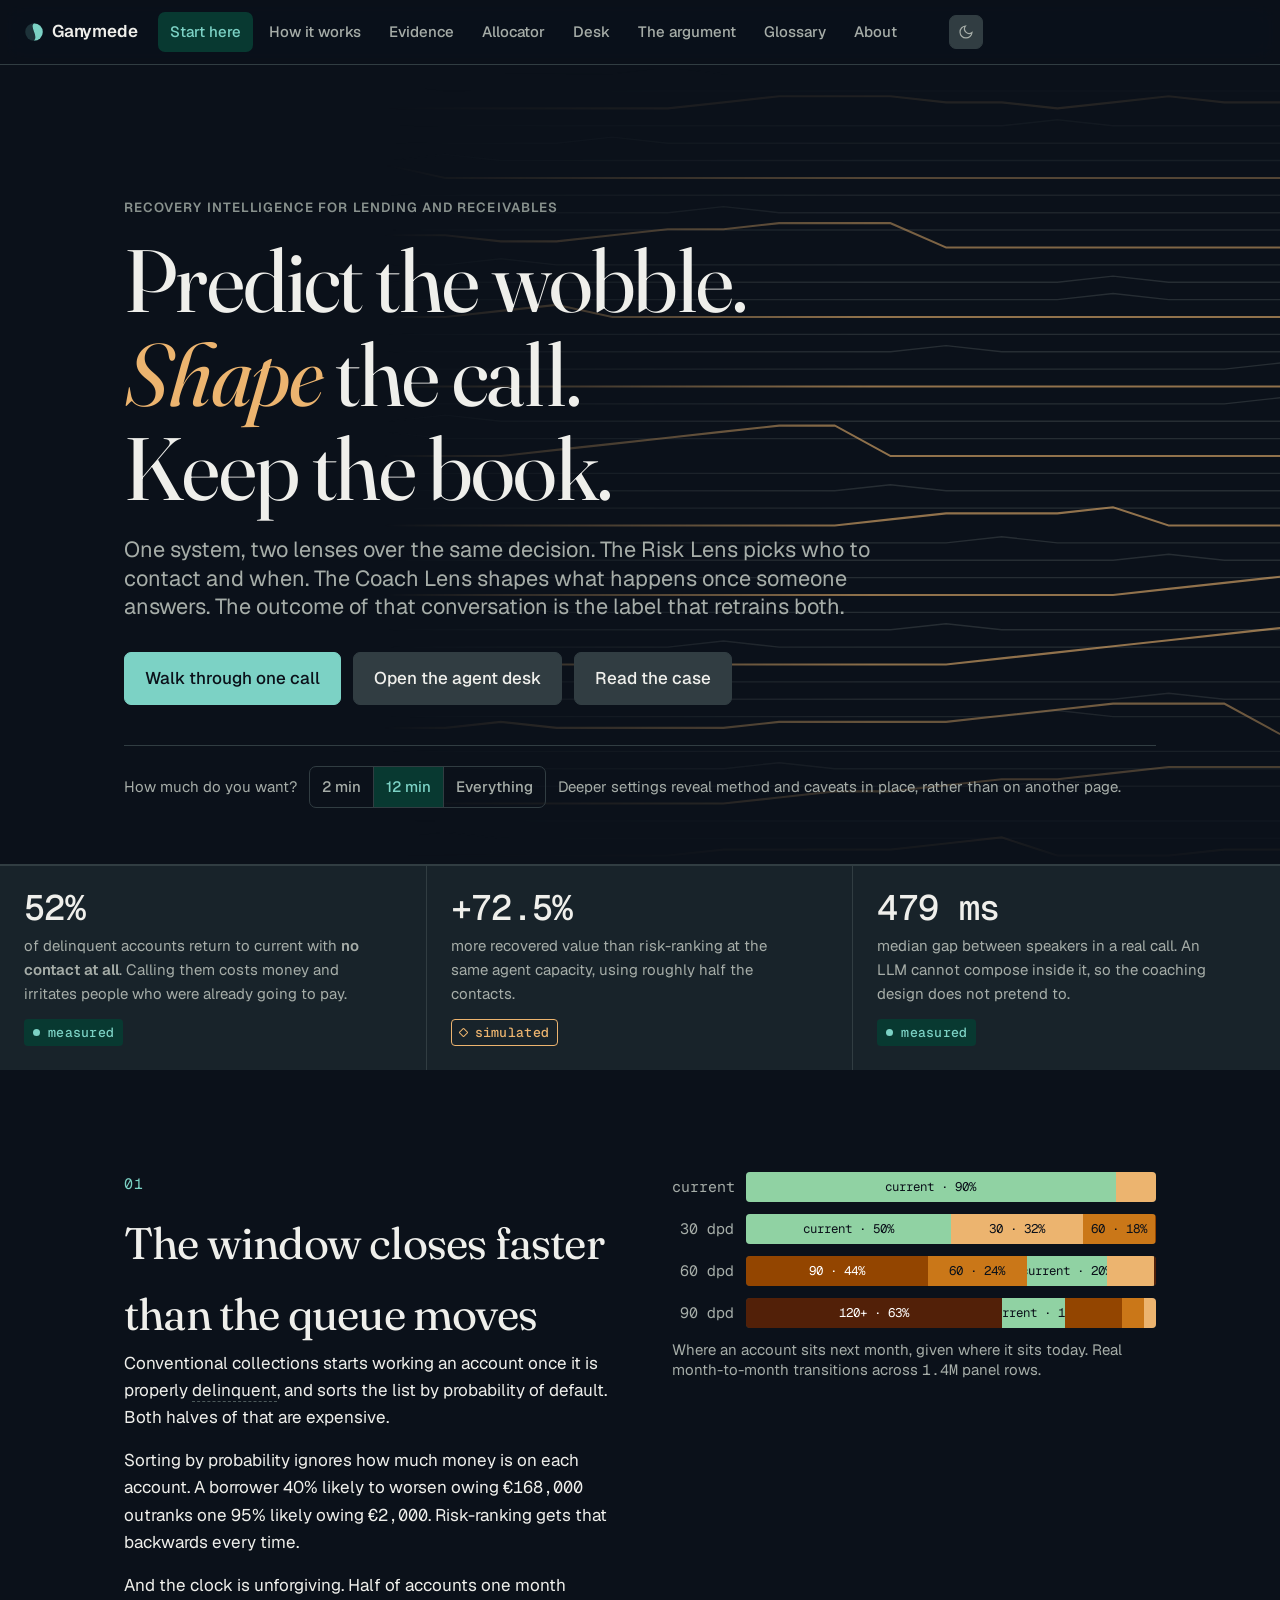
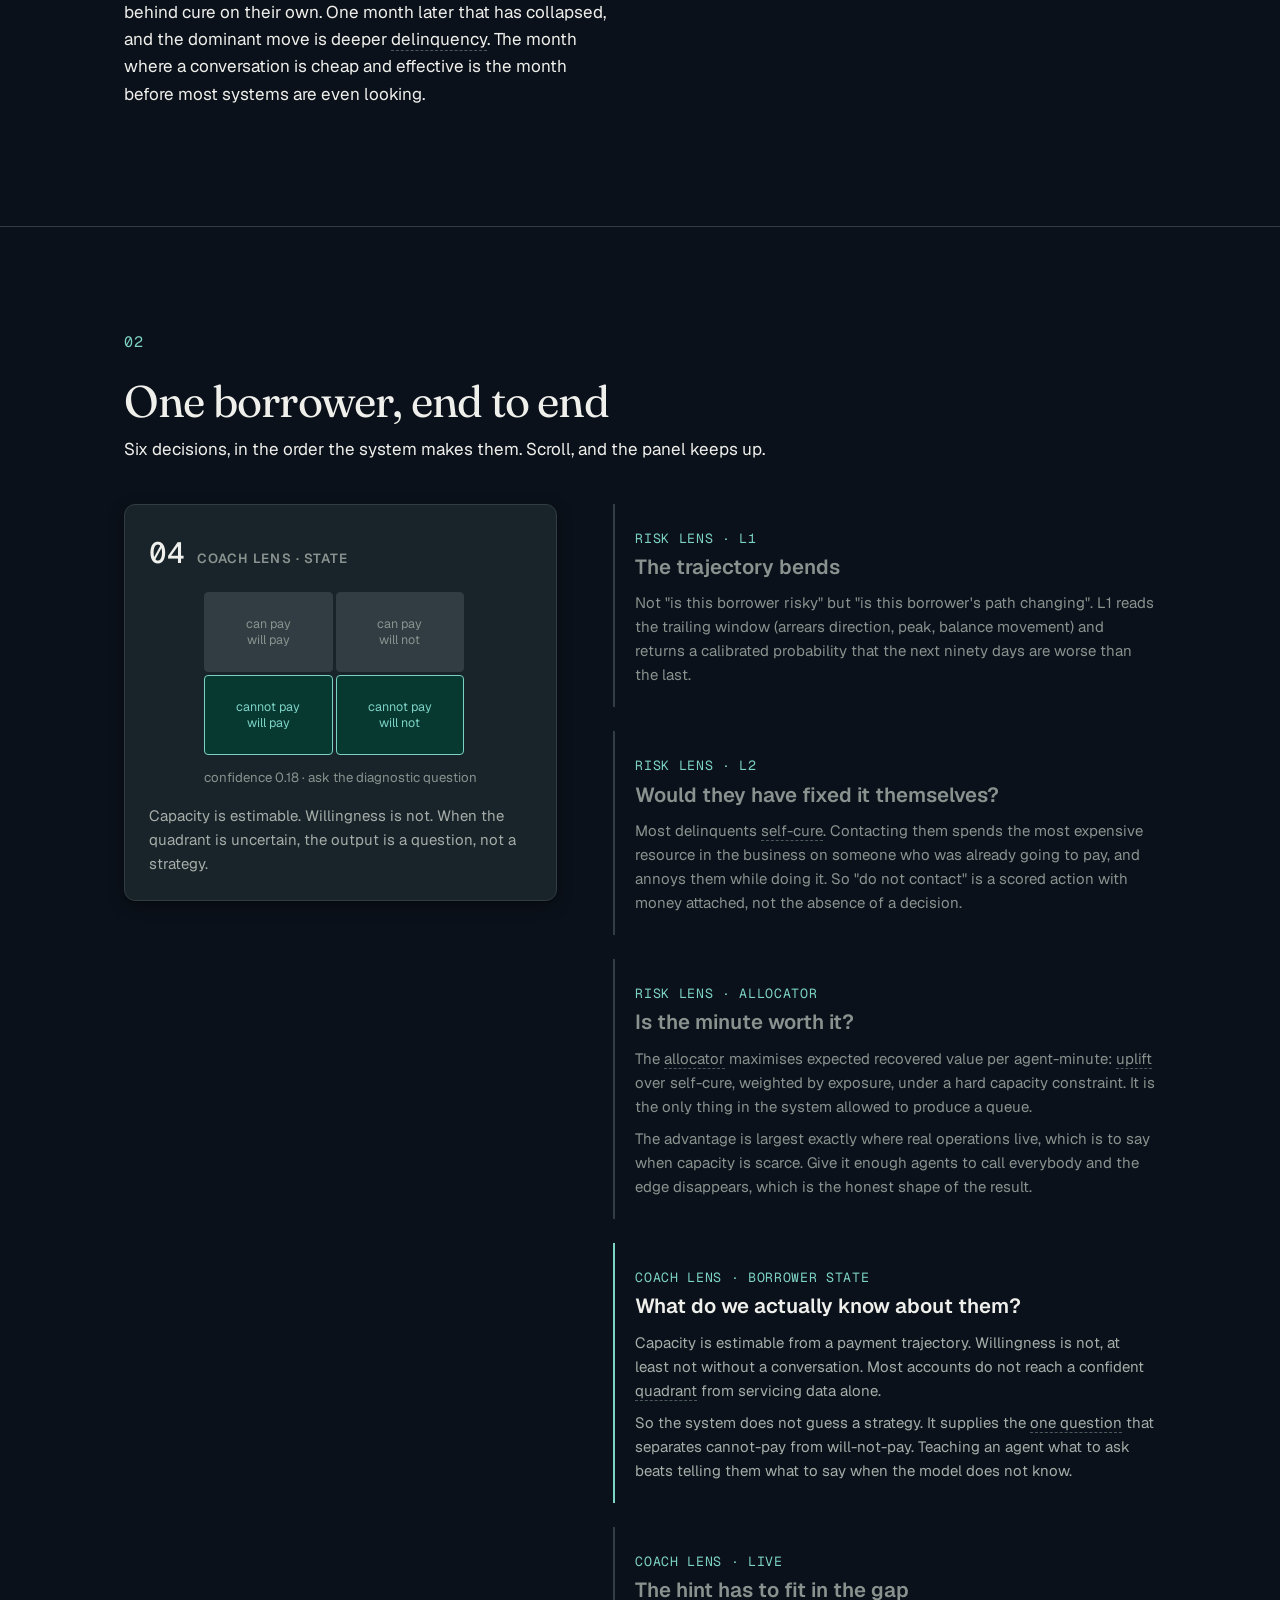
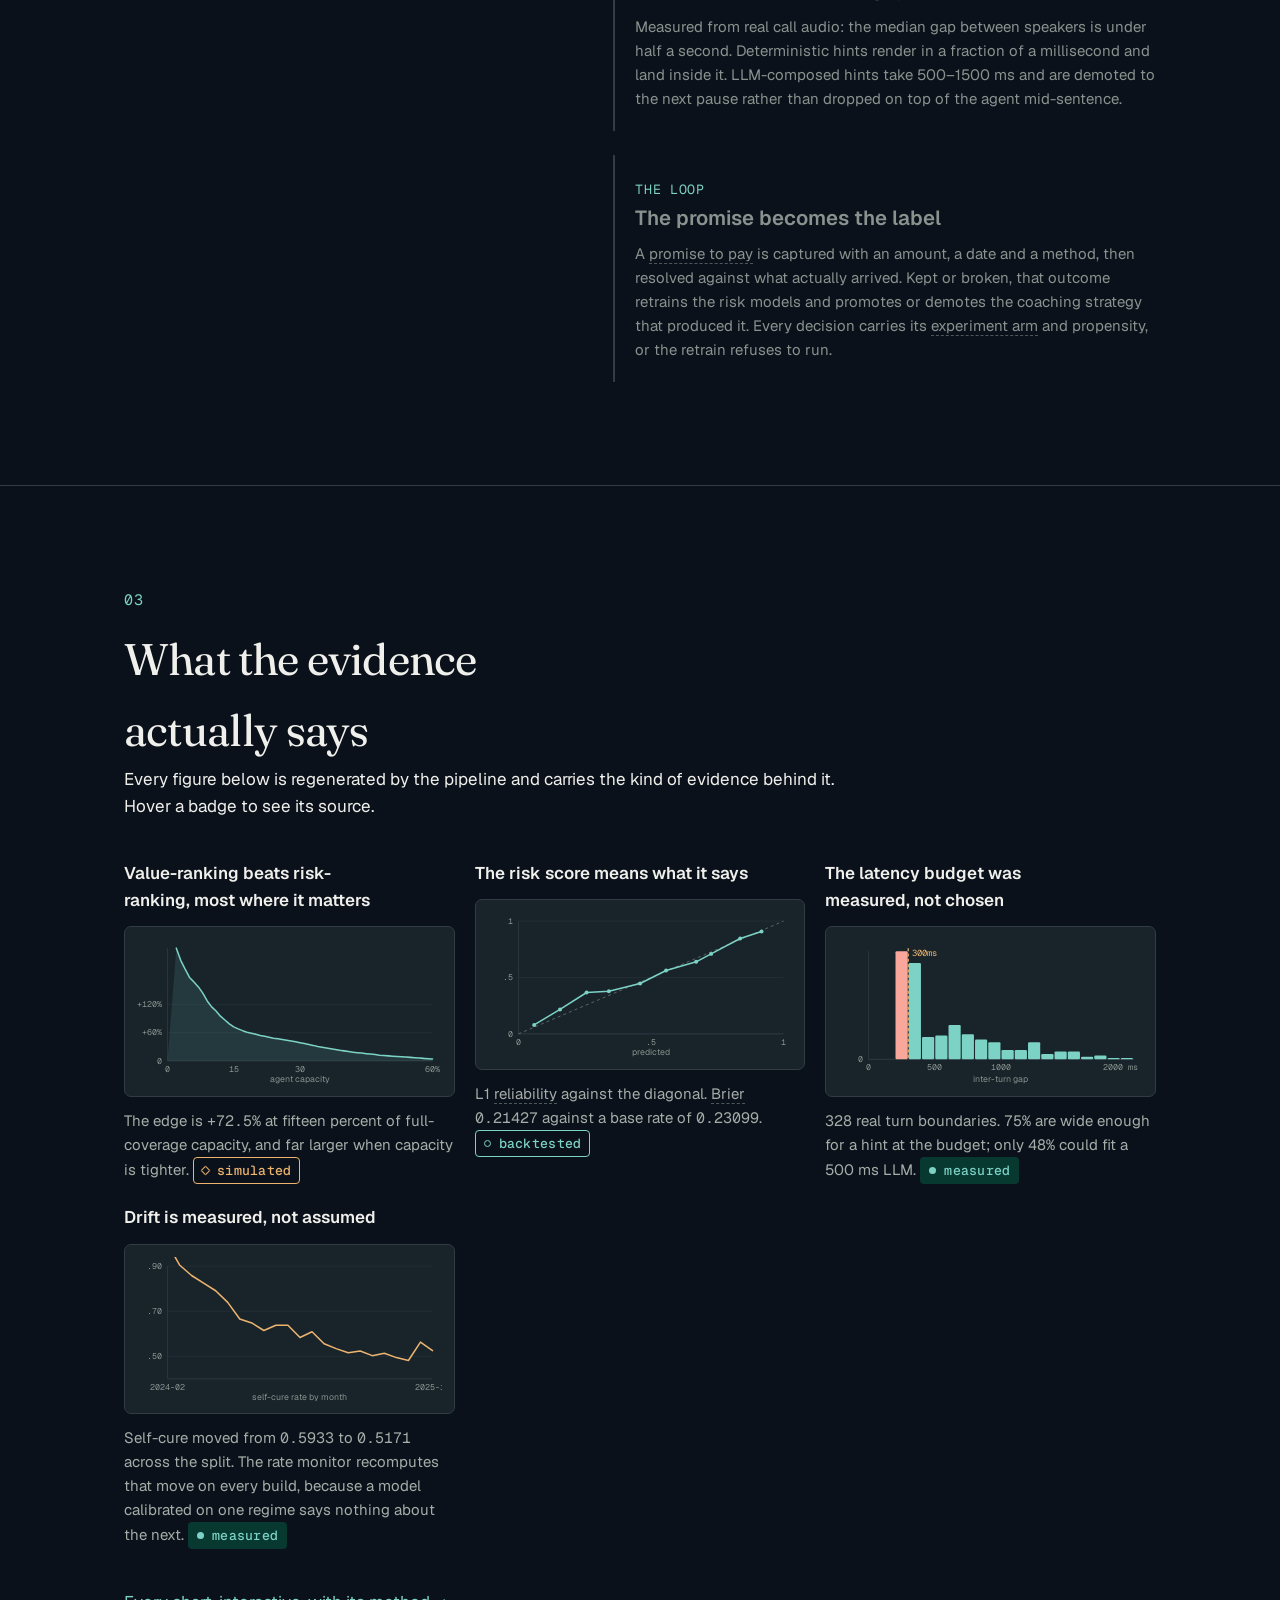
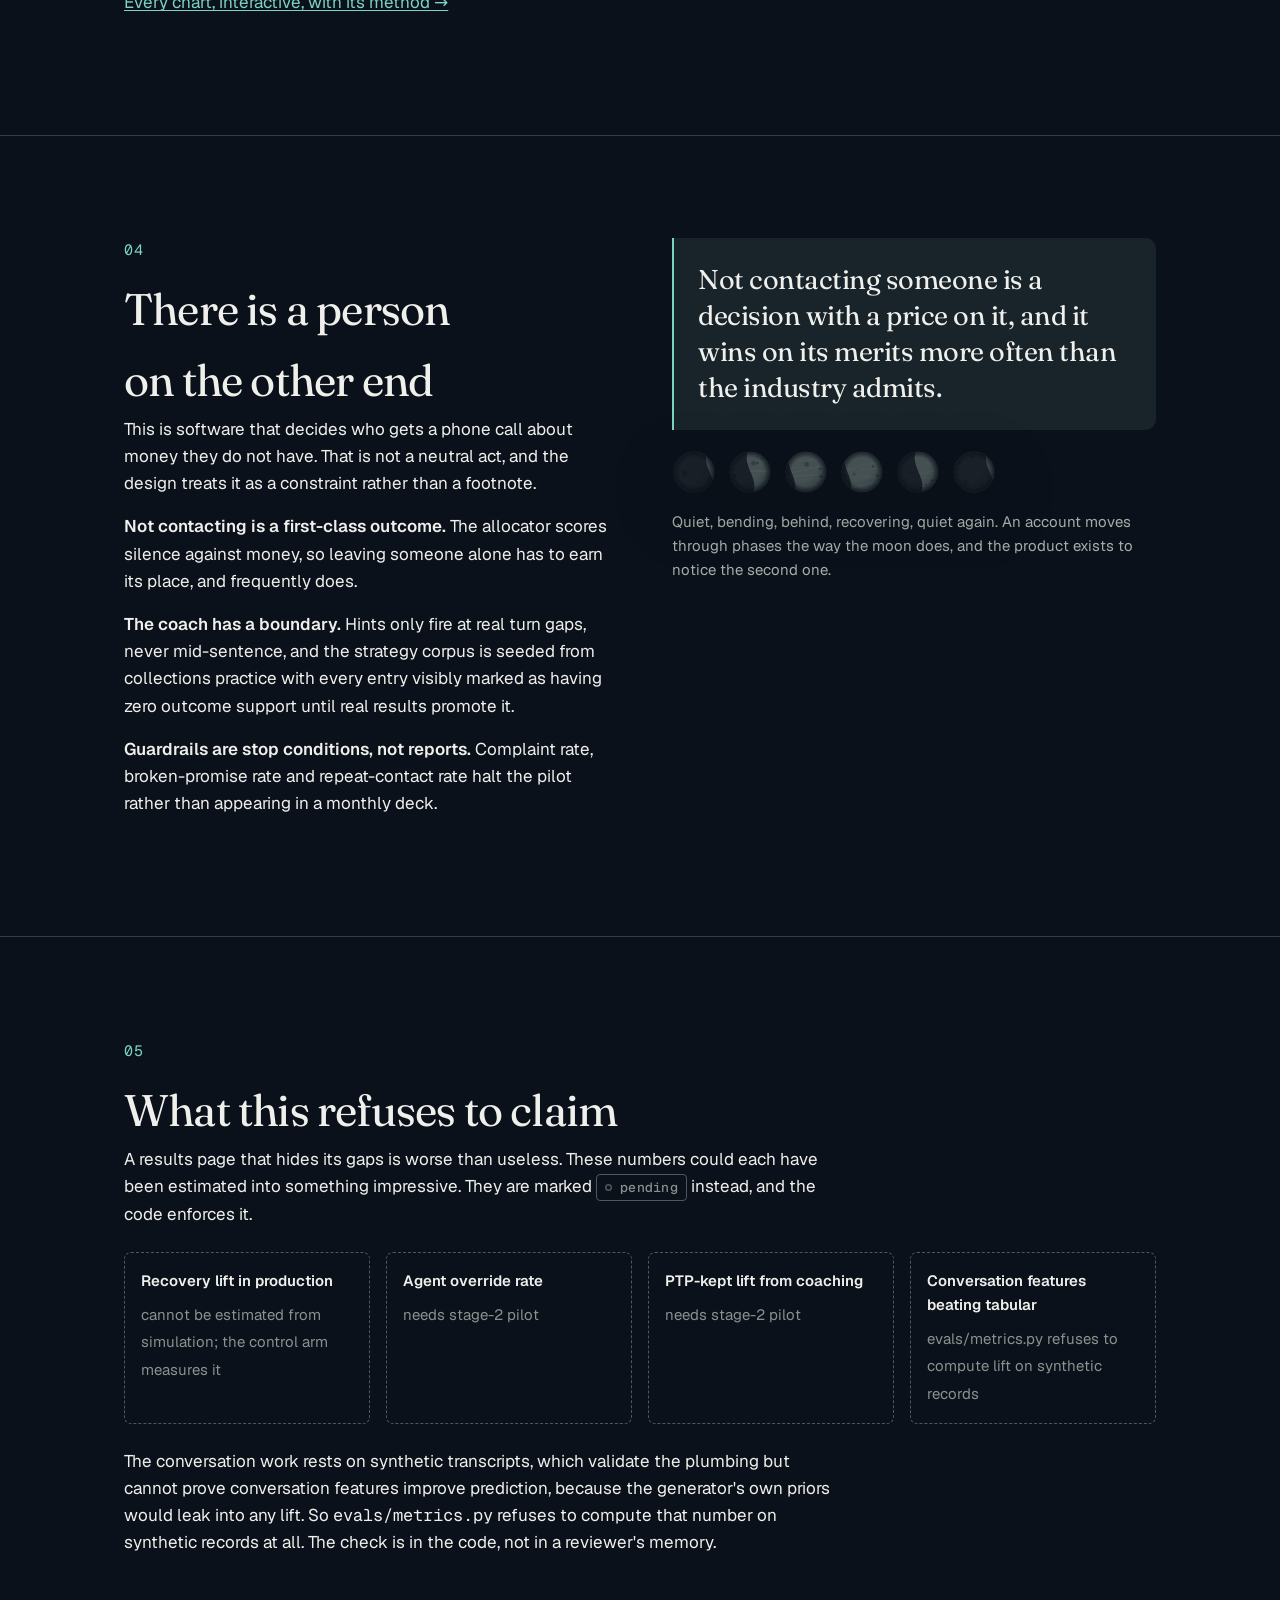
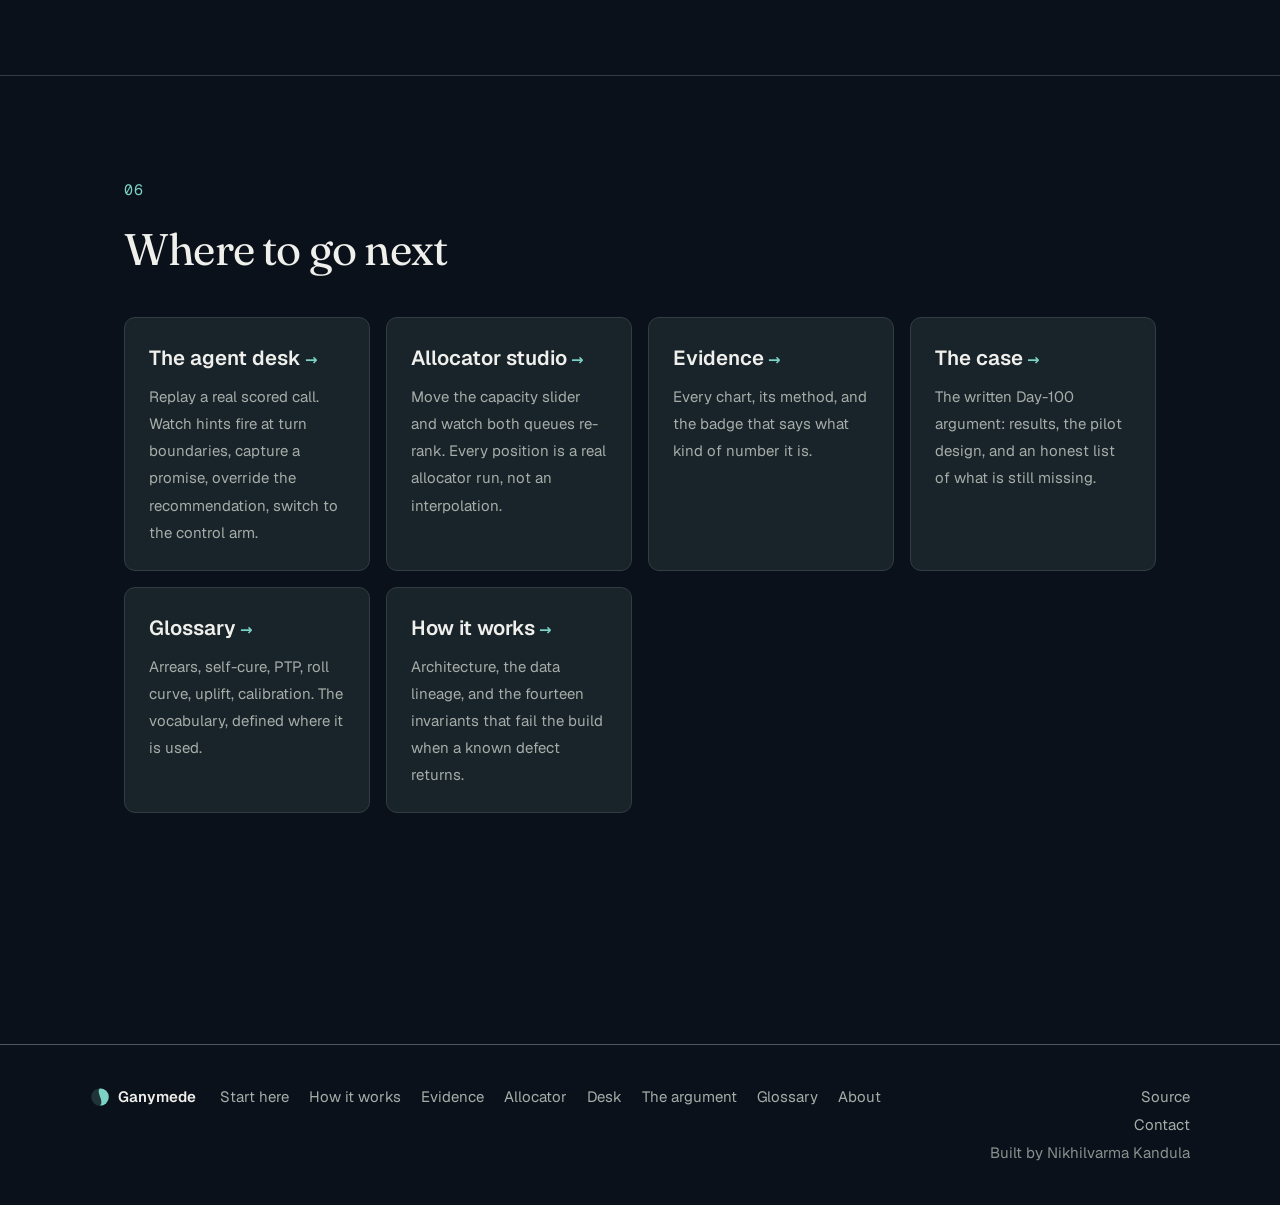
<file: site/index.html>
<!doctype html>
<html lang="en" data-depth="2">
<head>
<meta charset="utf-8">
<meta name="viewport" content="width=device-width,initial-scale=1">
<title>Ganymede · Recovery Intelligence</title>
<meta name="theme-color" content="#0b111a">
<meta name="description" content="One system, two lenses over the same decision: which delinquent borrower to call, and what to say once the call starts. Every number on this site is generated by the pipeline and labelled with the evidence behind it.">
<link rel="icon" href="assets/logo/favicon.svg" type="image/svg+xml">
<link rel="canonical" href="https://ganymede-kandula.vercel.app/">
<meta property="og:type" content="website">
<meta property="og:site_name" content="Ganymede">
<meta property="og:title" content="Ganymede · Recovery Intelligence">
<meta property="og:description" content="One system, two lenses over the same decision: which delinquent borrower to call, and what to say once the call starts. Every number on this site is generated by the pipeline and labelled with the evidence behind it.">
<meta property="og:url" content="https://ganymede-kandula.vercel.app/">
<meta property="og:image" content="https://ganymede-kandula.vercel.app/assets/img/og.png">
<meta property="og:image:width" content="1200">
<meta property="og:image:height" content="630">
<meta property="og:image:alt" content="Ganymede: predict the wobble, shape the call, keep the book.">
<meta name="twitter:card" content="summary_large_image">
<meta name="twitter:title" content="Ganymede · Recovery Intelligence">
<meta name="twitter:description" content="One system, two lenses over the same decision: which delinquent borrower to call, and what to say once the call starts. Every number on this site is generated by the pipeline and labelled with the evidence behind it.">
<meta name="twitter:image" content="https://ganymede-kandula.vercel.app/assets/img/og.png">
<meta name="twitter:image:alt" content="Ganymede: predict the wobble, shape the call, keep the book.">
<!-- font-preload -->
<link rel="preload" as="font" type="font/woff2" crossorigin href="assets/fonts/geist-latin-19f9c925.woff2">
<link rel="preload" as="font" type="font/woff2" crossorigin href="assets/fonts/fraunces-latin-7234ed86.woff2">
<!-- /font-preload -->
<link rel="stylesheet" href="assets/fonts/fonts.css">
<link rel="stylesheet" href="assets/tokens.css">
<link rel="stylesheet" href="assets/base.css">
<link rel="stylesheet" href="assets/components.css">
<script>
  try {
    var t = localStorage.getItem('gm-theme');
    if (t) document.documentElement.setAttribute('data-theme', t);
    var d = localStorage.getItem('gm-depth');
    if (d) document.documentElement.setAttribute('data-depth', d);
  } catch (e) {}
</script>
<style>
  /* ---- hero ------------------------------------------------------------ */
  .hero { position: relative; overflow: hidden; border-bottom: 1px solid var(--line); }
  .hero .field {
    position: absolute; inset: 0; pointer-events: none;
    /* The headline column stays clear: the field only resolves to the right of
       the text, and fades at both ends so it reads as ground, not as a chart. */
    mask-image:
      linear-gradient(to right, transparent 0%, transparent 30%, #000 68%, #000 100%),
      linear-gradient(to bottom, transparent 0%, #000 26%, #000 74%, transparent 100%);
    -webkit-mask-image:
      linear-gradient(to right, transparent 0%, transparent 30%, #000 68%, #000 100%),
      linear-gradient(to bottom, transparent 0%, #000 26%, #000 74%, transparent 100%);
    mask-composite: intersect;
    -webkit-mask-composite: source-in;
  }
  @media (max-width: 820px) {
    .hero .field {
      mask-image: linear-gradient(to bottom, transparent, #000 60%, transparent 100%);
      -webkit-mask-image: linear-gradient(to bottom, transparent, #000 60%, transparent 100%);
      opacity: .6;
    }
  }
  .hero .field svg { width: 100%; height: 100%; }
  .hero-inner {
    position: relative; max-width: 1080px; margin: 0 auto;
    padding: clamp(64px, 11vw, 132px) var(--s-6) var(--s-9);
  }
  .hero h1 {
    font-size: clamp(2.6rem, 7.2vw, 5.2rem); margin: var(--s-4) 0 var(--s-5);
    max-width: 15ch;
  }
  .hero .lede { font-size: clamp(1.05rem, 2vw, 1.28rem); max-width: 56ch; }
  .hero-cta { display: flex; gap: var(--s-3); flex-wrap: wrap; margin-top: var(--s-7); }
  .hero-cta .btn { padding: var(--s-3) var(--s-5); font-size: var(--fs-0); }

  .depthbar {
    display: flex; align-items: center; gap: var(--s-3); flex-wrap: wrap;
    margin-top: var(--s-8); padding-top: var(--s-5); border-top: 1px solid var(--line);
  }
  .depthbar span { font-size: var(--fs--1); color: var(--muted); }

  /* ---- figure strip ---------------------------------------------------- */
  .figstrip {
    display: grid; grid-template-columns: repeat(auto-fit, minmax(210px, 1fr));
    gap: 0; border-top: 1px solid var(--line); background: var(--surface);
  }
  .figstrip > div { padding: var(--s-6); border-right: 1px solid var(--line); }
  .figstrip > div:last-child { border-right: 0; }
  .figstrip b {
    display: block; font-family: var(--font-mono); font-size: var(--fs-4);
    font-weight: 500; letter-spacing: var(--tracking-tight); line-height: 1;
  }
  .figstrip .cap { display: block; font-size: var(--fs--1); color: var(--muted); margin-top: var(--s-2); max-width: 34ch; }
  .figstrip .slot { display: block; margin-top: var(--s-3); }
  .fig-pending { color: var(--faint); font-family: var(--font-ui) !important; font-size: var(--fs-1) !important; font-style: italic; }

  /* ---- sections -------------------------------------------------------- */
  .sec { padding: clamp(56px, 8vw, 104px) 0; border-bottom: 1px solid var(--line); }
  .sec-inner { max-width: 1080px; margin: 0 auto; padding-inline: var(--s-6); }
  .sec h2 {
    font-family: var(--font-display); font-weight: 400;
    font-size: clamp(1.9rem, 3.6vw, 2.6rem); letter-spacing: var(--tracking-tight);
    max-width: 20ch;
  }
  .sec .n {
    display: block; font-family: var(--font-mono); font-size: var(--fs--1);
    color: var(--signal); letter-spacing: .05em; margin-bottom: var(--s-3);
  }
  .two { display: grid; grid-template-columns: minmax(0,1fr) minmax(0,1fr); gap: clamp(24px, 5vw, 64px); align-items: start; }
  @media (max-width: 820px) { .two { grid-template-columns: 1fr; } }

  figure { margin: 0; }
  figcaption { font-size: var(--fs--1); color: var(--muted); margin-top: var(--s-3); line-height: var(--lh-snug); }

  /* ---- roll curve ------------------------------------------------------ */
  .roll { display: flex; flex-direction: column; gap: var(--s-3); }
  .rollrow { display: grid; grid-template-columns: 62px 1fr; gap: var(--s-3); align-items: center; }
  .rollrow .lab { font-family: var(--font-mono); font-size: var(--fs--1); color: var(--muted); text-align: right; }
  .rollbar { display: flex; height: 30px; border-radius: var(--r-1); overflow: hidden; background: var(--surface-2); }
  .rollbar i {
    display: flex; align-items: center; justify-content: center;
    font-family: var(--font-mono); font-size: var(--fs-micro); font-style: normal;
    min-width: 0; overflow: hidden; white-space: nowrap;
  }

  /* ---- walkthrough ----------------------------------------------------- */
  .walk { display: grid; grid-template-columns: minmax(0, 42%) minmax(0, 58%); gap: clamp(24px, 5vw, 56px); align-items: start; }
  @media (max-width: 900px) { .walk { grid-template-columns: 1fr; } }
  .walk-steps { display: flex; flex-direction: column; gap: var(--s-6); }
  .step {
    border-left: 2px solid var(--line); padding: var(--s-5) 0 var(--s-5) var(--s-5);
    color: var(--faint); transition: color var(--dur) var(--ease-out), border-color var(--dur) var(--ease-out);
  }
  .step[data-active] { color: var(--text); border-left-color: var(--signal); }
  /* dimmed by colour, not opacity: faint still clears 4.5:1, a .45 opacity did not */
  .step:not([data-active]) p { color: var(--faint); }
  .step h3 { font-size: var(--fs-1); font-weight: 600; margin-bottom: var(--s-2); }
  .step .who { font-family: var(--font-mono); font-size: var(--fs--2); color: var(--signal); letter-spacing: .05em; text-transform: uppercase; }
  .step p { margin: var(--s-2) 0 0; font-size: var(--fs--1); color: var(--muted); }

  .walk-stage { position: sticky; top: 84px; }
  @media (max-width: 900px) { .walk-stage { position: static; margin-bottom: var(--s-6); } }
  .stagecard {
    background: var(--surface); border: 1px solid var(--line); border-radius: var(--r-3);
    padding: var(--s-6); min-height: 330px; box-shadow: var(--shadow-2);
    display: flex; flex-direction: column; gap: var(--s-4);
  }
  .stagecard .head { display: flex; align-items: baseline; gap: var(--s-3); }
  .stagecard .head b { font-family: var(--font-mono); font-size: var(--fs-3); font-weight: 500; }
  .stagecard .body { font-size: var(--fs--1); color: var(--muted); line-height: var(--lh-normal); }
  .stagevis { flex: 1; display: flex; align-items: center; justify-content: center; min-height: 130px; }

  .quad { display: grid; grid-template-columns: repeat(2, 1fr); gap: 3px; width: 100%; max-width: 260px; }
  .quad div {
    aspect-ratio: 1.6; border-radius: var(--r-1); background: var(--surface-2);
    border: 1px solid var(--line); display: flex; align-items: center; justify-content: center;
    font-size: var(--fs-micro); color: var(--faint); text-align: center; padding: 4px; line-height: 1.25;
  }
  .quad div.lit { border-color: var(--signal); color: var(--signal); background: var(--signal-quiet); }

  .hintdemo { width: 100%; }
  .hintdemo .bar { height: 8px; border-radius: 99px; background: var(--surface-2); overflow: hidden; display: flex; }
  .hintdemo .bar i { display: block; height: 100%; }
  .hintdemo .legend { display: flex; justify-content: space-between; font-family: var(--font-mono); font-size: var(--fs-micro); color: var(--faint); margin-top: 6px; }

  /* ---- evidence cards -------------------------------------------------- */
  .findings { display: grid; grid-template-columns: repeat(auto-fit, minmax(290px, 1fr)); gap: var(--s-5); margin-top: var(--s-8); }
  .finding { display: flex; flex-direction: column; gap: var(--s-3); }
  .finding h3 { font-size: var(--fs-0); font-weight: 600; }
  .finding p { font-size: var(--fs--1); color: var(--muted); margin: 0; }
  .finding .viz { background: var(--surface); border: 1px solid var(--line); border-radius: var(--r-2); padding: var(--s-3); }

  .pullquote {
    margin: 0; padding: var(--s-6); border-left: 2px solid var(--signal);
    background: var(--surface); border-radius: 0 var(--r-3) var(--r-3) 0;
  }
  .pullquote p {
    margin: 0; font-family: var(--font-display); font-size: clamp(1.2rem, 2.4vw, 1.6rem);
    line-height: 1.32; letter-spacing: var(--tracking-tight); max-width: none;
  }
  .phasenote { font-size: var(--fs--1); color: var(--muted); margin: var(--s-4) 0 0; }

  /* ---- pending table --------------------------------------------------- */
  .pending-list { display: grid; grid-template-columns: repeat(auto-fit, minmax(240px, 1fr)); gap: var(--s-4); margin-top: var(--s-6); }
  .pending-list div {
    border: 1px dashed var(--line-strong); border-radius: var(--r-2); padding: var(--s-4);
  }
  .pending-list b { display: block; font-size: var(--fs--1); font-weight: 600; margin-bottom: var(--s-2); }
  .pending-list span { font-size: var(--fs--1); color: var(--faint); }

  /* ---- exits ----------------------------------------------------------- */
  .exits { display: grid; grid-template-columns: repeat(auto-fit, minmax(230px, 1fr)); gap: var(--s-4); }
  .exit {
    display: block; text-decoration: none; color: inherit;
    border: 1px solid var(--line); border-radius: var(--r-3); padding: var(--s-6);
    background: var(--surface);
    transition: border-color var(--dur-fast) var(--ease-out), transform var(--dur-fast) var(--ease-out);
  }
  .exit:hover { border-color: var(--signal); transform: translateY(-2px); }
  .exit b { display: block; font-size: var(--fs-1); font-weight: 600; margin-bottom: var(--s-2); }
  .exit span { font-size: var(--fs--1); color: var(--muted); }
  .exit .arrow { color: var(--signal); margin-left: 4px; }
</style>
<script type="application/ld+json">{"@context": "https://schema.org", "@type": "WebSite", "name": "Ganymede", "url": "https://ganymede-kandula.vercel.app/", "description": "Recovery intelligence for lending: which delinquent borrower to call, and what to say once the call starts.", "author": {"@type": "Person", "name": "Nikhilvarma Kandula", "url": "https://ganymede-kandula.vercel.app/about"}}</script>
</head>
<body>
<a class="skip" href="#main">Skip to content</a>

<nav class="topnav">
  <a class="brand" href="index.html">
    <svg viewBox="0 0 32 32" aria-hidden="true" style="color:var(--signal)">
      <defs><clipPath id="nav-d"><circle cx="16" cy="16" r="14"/></clipPath></defs>
      <circle cx="16" cy="16" r="14" fill="currentColor" opacity=".18"/>
      <path d="M16 2C8.4 8.6 23.6 21.4 16 30L31 30L31 2Z" clip-path="url(#nav-d)" fill="currentColor"/>
    </svg>
    Ganymede
  </a>
  <div class="navlinks">
    <a href="index.html">Start here</a>
    <a href="system.html">How it works</a>
    <a href="evidence.html">Evidence</a>
    <a href="queue.html">Allocator</a>
    <a href="desk.html">Desk</a>
    <a href="case.html">The argument</a>
    <a href="glossary.html">Glossary</a>
    <a href="about.html">About</a>
  </div>
  <span class="spacer"></span>
  <button class="themebtn" data-theme-btn aria-label="Toggle theme">
    <svg viewBox="0 0 24 24" fill="none" stroke="currentColor" stroke-width="1.8" aria-hidden="true">
      <path d="M21 12.8A9 9 0 1 1 11.2 3a7 7 0 0 0 9.8 9.8Z"/>
    </svg>
  </button>
  <button class="themebtn navtoggle" data-nav-toggle aria-expanded="false" aria-label="Open menu">
    <svg viewBox="0 0 24 24" fill="none" stroke="currentColor" stroke-width="1.9" aria-hidden="true">
      <path d="M4 7h16M4 12h16M4 17h16"/>
    </svg>
  </button>
</nav>

<main id="main">

<!-- ==================== HERO ==================== -->
<header class="hero">
  <div class="field" id="field"></div>
  <div class="hero-inner">
    <p class="eyebrow">Recovery intelligence for lending and receivables</p>
    <h1 class="display">Predict the wobble. <em>Shape</em> the call. Keep the book.</h1>
    <p class="lede">One system, two lenses over the same decision. The Risk Lens picks who to
      contact and when. The Coach Lens shapes what happens once someone answers. The outcome of
      that conversation is the label that retrains both.</p>

    <div class="hero-cta">
      <a class="btn btn-primary" href="#walkthrough">Walk through one call</a>
      <a class="btn" href="desk.html">Open the agent desk</a>
      <a class="btn" href="case.html">Read the case</a>
    </div>

    <div class="depthbar">
      <span>How much do you want?</span>
      <div class="seg" role="group" aria-label="Reading depth">
        <button data-depth-btn="1" aria-pressed="false">2 min</button>
        <button data-depth-btn="2" aria-pressed="true">12 min</button>
        <button data-depth-btn="3" aria-pressed="false">Everything</button>
      </div>
      <span data-tier="2">Deeper settings reveal method and caveats in place, rather than on another page.</span>
    </div>
  </div>
</header>

<div class="figstrip">
  <div>
    <b data-fig="risk:models.L2_selfcure.base_rate" data-fig-format="pct01">—</b>
    <span class="cap">of delinquent accounts return to current with <strong>no contact at all</strong>.
      Calling them costs money and irritates people who were already going to pay.</span>
    <span class="slot" data-badge-slot></span>
  </div>
  <div>
    <b data-fig="allocator:headline.lift_pct" data-fig-format="signed">—</b>
    <span class="cap">more recovered value than risk-ranking at the same agent capacity,
      using roughly half the contacts.</span>
    <span class="slot" data-badge-slot></span>
  </div>
  <div>
    <b data-fig="audio:gap_p50_ms" data-fig-format="ms">—</b>
    <span class="cap">median gap between speakers in a real call. An LLM cannot compose inside it,
      so the coaching design does not pretend to.</span>
    <span class="slot" data-badge-slot></span>
  </div>
</div>

<!-- ==================== 01 PROBLEM ==================== -->
<section class="sec">
  <div class="sec-inner">
    <div class="two">
      <div>
        <h2><span class="n">01</span>The window closes faster than the queue moves</h2>
        <p>Conventional collections starts working an account once it is properly
          <span data-term="delinquency-bucket">delinquent</span>, and sorts the list by
          probability of default. Both halves of that are expensive.</p>
        <p>Sorting by probability ignores how much money is on each account. A borrower 40%
          likely to worsen owing <span class="mono">€168,000</span> outranks one 95% likely owing
          <span class="mono">€2,000</span>. Risk-ranking gets that backwards every time.</p>
        <p data-tier="2">And the clock is unforgiving. Half of accounts one month behind cure on
          their own. One month later that has collapsed, and the dominant move is deeper
          <span data-term="roll-curve">delinquency</span>. The month where a conversation is cheap
          and effective is the month before most systems are even looking.</p>
        <p data-tier="3">These transition rates are computed from the panel itself: every
          month-to-month move of every loan, not a published industry average.</p>
      </div>
      <figure>
        <div class="roll" id="roll"></div>
        <figcaption>Where an account sits next month, given where it sits today.
          Real month-to-month transitions across
          <span class="mono" data-fig="panel:rows" data-fig-format="compact" data-fig-badge="off">—</span>
          panel rows. <span data-badge-slot></span></figcaption>
      </figure>
    </div>
  </div>
</section>

<!-- ==================== 02 WALKTHROUGH ==================== -->
<section class="sec" id="walkthrough">
  <div class="sec-inner">
    <span class="n">02</span>
    <h2>One borrower, end to end</h2>
    <p style="margin-bottom:var(--s-8)">Six decisions, in the order the system makes them.
      Scroll, and the panel keeps up.</p>

    <div class="walk">
      <div class="walk-stage">
        <div class="stagecard" id="stage">
          <div class="head"><b id="stageNum">01</b><span class="eyebrow" id="stageLens">risk lens</span></div>
          <div class="stagevis" id="stageVis"></div>
          <div class="body" id="stageBody"></div>
        </div>
      </div>

      <div class="walk-steps" id="steps">
        <article class="step" data-step="0">
          <span class="who">Risk Lens · L1</span>
          <h3>The trajectory bends</h3>
          <p>Not "is this borrower risky" but "is this borrower's path changing". L1 reads the
            trailing window (arrears direction, peak, balance movement) and returns a calibrated
            probability that the next ninety days are worse than the last.</p>
          <p data-tier="3">Calibration, not ranking, is the gate: an agent reads the number and
            acts on its face value, so a model that ranks perfectly and is badly calibrated is
            worse than useless here.</p>
        </article>

        <article class="step" data-step="1">
          <span class="who">Risk Lens · L2</span>
          <h3>Would they have fixed it themselves?</h3>
          <p>Most delinquents <span data-term="self-cure">self-cure</span>. Contacting them spends
            the most expensive resource in the business on someone who was already going to pay,
            and annoys them while doing it. So "do not contact" is a scored action with money
            attached, not the absence of a decision.</p>
        </article>

        <article class="step" data-step="2">
          <span class="who">Risk Lens · allocator</span>
          <h3>Is the minute worth it?</h3>
          <p>The <span data-term="allocator">allocator</span> maximises expected recovered value
            per agent-minute: <span data-term="uplift">uplift</span> over self-cure, weighted by
            exposure, under a hard capacity constraint. It is the only thing in the system allowed
            to produce a queue.</p>
          <p data-tier="2">The advantage is largest exactly where real operations live, which is to say
            when capacity is scarce. Give it enough agents to call everybody and the edge disappears,
            which is the honest shape of the result.</p>
        </article>

        <article class="step" data-step="3">
          <span class="who">Coach Lens · borrower state</span>
          <h3>What do we actually know about them?</h3>
          <p>Capacity is estimable from a payment trajectory. Willingness is not, at least not without a
            conversation. Most accounts do not reach a confident
            <span data-term="capacity-willingness">quadrant</span> from servicing data alone.</p>
          <p data-tier="2">So the system does not guess a strategy. It supplies the
            <span data-term="diagnostic-question">one question</span> that separates cannot-pay
            from will-not-pay. Teaching an agent what to ask beats telling them what to say when
            the model does not know.</p>
        </article>

        <article class="step" data-step="4">
          <span class="who">Coach Lens · live</span>
          <h3>The hint has to fit in the gap</h3>
          <p>Measured from real call audio: the median gap between speakers is under half a
            second. Deterministic hints render in a fraction of a millisecond and land inside it.
            LLM-composed hints take 500–1500 ms and are demoted to the next pause rather than
            dropped on top of the agent mid-sentence.</p>
          <p data-tier="3">The <span data-term="two-tier-hint">two-tier design</span> is not an
            architectural preference. It is what the gap distribution permits.</p>
        </article>

        <article class="step" data-step="5">
          <span class="who">The loop</span>
          <h3>The promise becomes the label</h3>
          <p>A <span data-term="ptp">promise to pay</span> is captured with an amount, a date and
            a method, then resolved against what actually arrived. Kept or broken, that outcome
            retrains the risk models and promotes or demotes the coaching strategy that produced
            it. Every decision carries its <span data-term="experiment-arm">experiment arm</span>
            and propensity, or the retrain refuses to run.</p>
        </article>
      </div>
    </div>
  </div>
</section>

<!-- ==================== 03 EVIDENCE ==================== -->
<section class="sec">
  <div class="sec-inner">
    <span class="n">03</span>
    <h2>What the evidence actually says</h2>
    <p>Every figure below is regenerated by the pipeline and carries the kind of evidence behind
      it. Hover a badge to see its source.</p>

    <div class="findings">
      <div class="finding">
        <h3>Value-ranking beats risk-ranking, most where it matters</h3>
        <div class="viz" id="vizFrontier"></div>
        <p>The edge is <span class="mono" data-fig="allocator:headline.lift_pct" data-fig-format="signed">—</span>
          at fifteen percent of full-coverage capacity, and far larger when capacity is tighter.
          <span data-badge-slot></span></p>
      </div>

      <div class="finding">
        <h3>The risk score means what it says</h3>
        <div class="viz" id="vizReliability"></div>
        <p>L1 <span data-term="calibration">reliability</span> against the diagonal.
          <span data-term="brier">Brier</span>
          <span class="mono" data-fig="risk:models.L1_trajectory.brier">—</span>
          against a base rate of
          <span class="mono" data-fig="risk:models.L1_trajectory.brier_base" data-fig-badge="off">—</span>.
          <span data-badge-slot></span></p>
      </div>

      <div class="finding">
        <h3>The latency budget was measured, not chosen</h3>
        <div class="viz" id="vizGaps"></div>
        <p><span class="mono" data-fig="audio:n_gaps">—</span> real turn
          boundaries. <span class="mono" data-fig="audio:share_gaps_fitting_budget" data-fig-format="pct01" data-fig-badge="off">—</span>
          are wide enough for a hint at the budget; only
          <span class="mono" data-fig="audio:share_gaps_fitting_llm" data-fig-format="pct01" data-fig-badge="off">—</span>
          could fit a 500 ms LLM. <span data-badge-slot></span></p>
      </div>

      <div class="finding">
        <h3>Drift is measured, not assumed</h3>
        <div class="viz" id="vizDrift"></div>
        <p>Self-cure moved from
          <span class="mono" data-fig="risk:drift.self_cure_train">—</span> to
          <span class="mono" data-fig="risk:drift.self_cure_test" data-fig-badge="off">—</span>
          across the split. The rate monitor recomputes that move on every build, because
          a model calibrated on one regime says nothing about the next. <span data-badge-slot></span></p>
      </div>
    </div>

    <p style="margin-top:var(--s-8)"><a href="evidence.html">Every chart, interactive, with its
      method &rarr;</a></p>
  </div>
</section>

<!-- ==================== 04 HUMAN ==================== -->
<section class="sec">
  <div class="sec-inner">
    <div class="two">
      <div>
        <h2><span class="n">04</span>There is a person on the other end</h2>
        <p>This is software that decides who gets a phone call about money they do not have. That
          is not a neutral act, and the design treats it as a constraint rather than a footnote.</p>
        <p><strong>Not contacting is a first-class outcome.</strong> The allocator scores silence
          against money, so leaving someone alone has to earn its place, and frequently does.</p>
        <p data-tier="2"><strong>The coach has a boundary.</strong> Hints only fire at real turn
          gaps, never mid-sentence, and the strategy corpus is seeded from collections practice
          with every entry visibly marked as having zero outcome support until real results
          promote it.</p>
        <p data-tier="2"><strong>Guardrails are stop conditions, not reports.</strong> Complaint
          rate, broken-promise rate and repeat-contact rate halt the pilot rather than appearing
          in a monthly deck.</p>
      </div>
      <div class="stack" style="--flow:var(--s-5)">
        <blockquote class="pullquote">
          <p>Not contacting someone is a decision with a price on it, and it wins on its
            merits more often than the industry admits.</p>
        </blockquote>
        <div>
          <div id="phases"></div>
          <p class="phasenote">Quiet, bending, behind, recovering, quiet again. An account moves
            through phases the way the moon does, and the product exists to notice the second one.</p>
        </div>
      </div>
  </div>
</section>

<!-- ==================== 05 REFUSALS ==================== -->
<section class="sec">
  <div class="sec-inner">
    <span class="n">05</span>
    <h2>What this refuses to claim</h2>
    <p>A results page that hides its gaps is worse than useless. These numbers could each have
      been estimated into something impressive. They are marked
      <span class="badge badge-pending">pending</span> instead, and the code enforces it.</p>
    <div class="pending-list" id="pending"></div>
    <p data-tier="2" style="margin-top:var(--s-6)">The conversation work rests on synthetic
      transcripts, which validate the plumbing but cannot prove conversation features improve
      prediction, because the generator's own priors would leak into any lift. So
      <code class="mono">evals/metrics.py</code> refuses to compute that number on synthetic
      records at all. The check is in the code, not in a reviewer's memory.</p>
  </div>
</section>

<!-- ==================== EXITS ==================== -->
<section class="sec" style="border-bottom:0">
  <div class="sec-inner">
    <span class="n">06</span>
    <h2 style="margin-bottom:var(--s-7)">Where to go next</h2>
    <div class="exits">
      <a class="exit" href="desk.html"><b>The agent desk<span class="arrow">&rarr;</span></b>
        <span>Replay a real scored call. Watch hints fire at turn boundaries, capture a promise,
          override the recommendation, switch to the control arm.</span></a>
      <a class="exit" href="queue.html"><b>Allocator studio<span class="arrow">&rarr;</span></b>
        <span>Move the capacity slider and watch both queues re-rank. Every position is a real
          allocator run, not an interpolation.</span></a>
      <a class="exit" href="evidence.html"><b>Evidence<span class="arrow">&rarr;</span></b>
        <span>Every chart, its method, and the badge that says what kind of number it is.</span></a>
      <a class="exit" href="case.html"><b>The case<span class="arrow">&rarr;</span></b>
        <span>The written Day-100 argument: results, the pilot design, and an honest list of what
          is still missing.</span></a>
      <a class="exit" href="glossary.html"><b>Glossary<span class="arrow">&rarr;</span></b>
        <span>Arrears, self-cure, PTP, roll curve, uplift, calibration. The vocabulary, defined
          where it is used.</span></a>
      <a class="exit" href="system.html"><b>How it works<span class="arrow">&rarr;</span></b>
        <span>Architecture, the data lineage, and the fourteen invariants that fail the build when
          a known defect returns.</span></a>
    </div>
  </div>
</section>
</main>

<footer class="site">
  <div class="footwrap">
    <div class="footbrand">
      <svg viewBox="0 0 32 32" aria-hidden="true">
        <defs><clipPath id="fd"><circle cx="16" cy="16" r="14"/></clipPath></defs>
        <circle cx="16" cy="16" r="14" fill="currentColor" opacity=".18"/>
        <path d="M16 2C8.4 8.6 23.6 21.4 16 30L31 30L31 2Z" clip-path="url(#fd)" fill="currentColor"/>
      </svg>
      <span>Ganymede</span>
    </div>
    <nav class="footnav" aria-label="Footer">
      <a href="index.html">Start here</a>
      <a href="system.html">How it works</a>
      <a href="evidence.html">Evidence</a>
      <a href="queue.html">Allocator</a>
      <a href="desk.html">Desk</a>
      <a href="case.html">The argument</a>
      <a href="glossary.html">Glossary</a>
      <a href="about.html">About</a>
    </nav>
    <div class="footmeta">
      <a href="https://github.com/kandulanikhilvarma/ganymede">Source</a>
      <a href="mailto:kandulanikhilvarma@gmail.com">Contact</a>
      <span>Built by Nikhilvarma Kandula</span>
    </div>
  </div>
</footer>

<script type="module" src="assets/js/site.js"></script>
<script type="module">
import { resolveFigures, loadFile } from './assets/js/figures.js';
import { lineChart, barChart, trajectoryField, loadData, loadFailed, el } from './assets/js/charts.js';
import { phaseStrip } from './assets/js/moon.js';

resolveFigures();
phaseStrip(document.getElementById('phases'), { count: 6, size: 44, seed: 5 });

/* ---- hero field ---- */
loadData('trajectories').then(t => {
  trajectoryField(document.getElementById('field'), {
    quiet: t.quiet, bending: t.bending, maxBucket: 6,
  });
}).catch(console.error);

/* ---- roll curve ---- */
loadData('panel').then(p => {
  const node = document.getElementById('roll');
  const COLOUR = {
    current: 'var(--kept)', '30': 'var(--risk-30)', '60': 'var(--risk-50)',
    '90': 'var(--risk-70)', '120+': 'var(--risk-90)',
  };
  // Label colour per fill. --ground on --kept holds 4.5:1 in both themes
  // (gen_palette gates kept on ground); risk cells use their --on-risk pair.
  const LABEL = {
    current: 'var(--ground)', '30': 'var(--on-risk-30)', '60': 'var(--on-risk-50)',
    '90': 'var(--on-risk-70)', '120+': 'var(--on-risk-90)',
  };
  const rows = ['current', '30', '60', '90'];
  node.replaceChildren(...rows.map(from => {
    const trans = p.roll_curve.filter(t => t.from === from).sort((a, b) => b.rate - a.rate);
    const bar = document.createElement('div');
    bar.className = 'rollbar';
    trans.forEach(t => {
      const i = document.createElement('i');
      i.style.flex = t.rate;
      i.style.background = COLOUR[t.to];
      i.style.color = LABEL[t.to];
      i.title = `${from} → ${t.to}: ${(t.rate * 100).toFixed(1)}% (${t.n.toLocaleString('en-GB')} months)`;
      if (t.rate > 0.14) i.textContent = `${t.to} · ${Math.round(t.rate * 100)}%`;
      bar.appendChild(i);
    });
    const row = document.createElement('div');
    row.className = 'rollrow';
    row.innerHTML = `<span class="lab">${from === 'current' ? 'current' : from + ' dpd'}</span>`;
    row.appendChild(bar);
    return row;
  }));
}).catch(loadFailed('roll'));

/* ---- finding charts ---- */
loadData('allocator').then(a => {
  const f = a.frontier;
  lineChart(document.getElementById('vizFrontier'), {
    w: 400, h: 190, pad: { t: 12, r: 12, b: 30, l: 40 },
    series: [{ points: f.map(p => [p.capacity_frac * 100, p.lift_pct]), stroke: 'var(--signal)', fill: 'var(--signal)' }],
    xDomain: [0, 60], yDomain: [0, Math.max(...f.map(p => p.lift_pct))],
    xTicks: [{ v: 0, label: '0' }, { v: 15, label: '15' }, { v: 30, label: '30' }, { v: 60, label: '60%' }],
    yTicks: [{ v: 0, label: '0' }, { v: 60, label: '+60%' }, { v: 120, label: '+120%' }],
    xLabel: 'agent capacity', title: 'Recovered-value lift by capacity',
  });
}).catch(loadFailed('vizFrontier'));

loadData('risk').then(r => {
  const rel = r.models.L1_trajectory.reliability;
  lineChart(document.getElementById('vizReliability'), {
    w: 400, h: 190, pad: { t: 12, r: 12, b: 30, l: 40 },
    series: [{ points: rel.map(b => [b.predicted, b.observed]), stroke: 'var(--signal)', dots: true }],
    xDomain: [0, 1], yDomain: [0, 1], diagonal: true,
    xTicks: [{ v: 0, label: '0' }, { v: 0.5, label: '.5' }, { v: 1, label: '1' }],
    yTicks: [{ v: 0, label: '0' }, { v: 0.5, label: '.5' }, { v: 1, label: '1' }],
    xLabel: 'predicted', title: 'L1 reliability curve',
  });

  const m = r.drift.monthly_self_cure;
  lineChart(document.getElementById('vizDrift'), {
    w: 400, h: 190, pad: { t: 12, r: 12, b: 30, l: 40 },
    series: [{ points: m.map((d, i) => [i, d.rate]), stroke: 'var(--predict)' }],
    yDomain: [0.4, 0.9],
    xTicks: [{ v: 0, label: m[0]?.month ?? '' }, { v: m.length - 1, label: m.at(-1)?.month ?? '' }],
    yTicks: [{ v: 0.5, label: '.50' }, { v: 0.7, label: '.70' }, { v: 0.9, label: '.90' }],
    xLabel: 'self-cure rate by month', title: 'Self-cure drift',
  });
}).catch(loadFailed('vizDrift'));

loadData('audio').then(a => {
  const bars = a.histogram.filter(b => b.hi !== null);
  const budgetIdx = bars.findIndex(b => a.budget_ms.value >= b.lo && a.budget_ms.value < b.hi);
  barChart(document.getElementById('vizGaps'), {
    w: 400, h: 190, pad: { t: 16, r: 12, b: 32, l: 40 },
    bars: bars.map(b => ({
      v: b.n, label: `${b.lo}–${b.hi} ms: ${b.n} gaps`,
      colour: b.hi <= a.budget_ms.value ? 'var(--broken)' : 'var(--signal)',
    })),
    yTicks: [{ v: 0, label: '0' }],
    markers: [{ i: budgetIdx < 0 ? 3 : budgetIdx, label: `${a.budget_ms.value}ms` }],
    xTicks: [{ i: 0, label: '0' }, { i: 5, label: '500' }, { i: 10, label: '1000' }, { i: 19, label: '2000 ms' }],
    xLabel: 'inter-turn gap', title: 'Inter-turn gap distribution',
  });
}).catch(loadFailed('vizGaps'));

/* ---- pending ---- */
loadFile('metrics').then(m => {
  const node = document.getElementById('pending');
  node.replaceChildren(...m.rows.filter(r => r.provenance === 'pending').map(r => {
    const d = document.createElement('div');
    d.innerHTML = '<b></b><span></span>';
    d.querySelector('b').textContent = r.label;
    d.querySelector('span').textContent = r.note || r.source;
    return d;
  }));
}).catch(loadFailed('pending'));

/* ---- walkthrough ---- */
const STAGES = [
  { lens: 'risk lens · L1', body: 'A calibrated probability that the next ninety days are worse than the last, with the reason codes that produced it.', vis: 'gauge' },
  { lens: 'risk lens · L2', body: 'Most delinquent accounts return to current with no contact. Scoring that explicitly is what makes silence an option worth choosing.', vis: 'selfcure' },
  { lens: 'risk lens · allocator', body: 'Expected recovered value per agent-minute, under capacity. The advantage is largest when capacity is scarce, which is always.', vis: 'frontier' },
  { lens: 'coach lens · state', body: 'Capacity is estimable. Willingness is not. When the quadrant is uncertain, the output is a question, not a strategy.', vis: 'quad' },
  { lens: 'coach lens · live', body: 'Tier 1 renders in a fraction of a millisecond and lands in the gap. Tier 2 cannot, so it waits for the next pause instead of interrupting.', vis: 'latency' },
  { lens: 'the loop', body: 'Amount, date, method, resolved against what actually arrived. Kept or broken, it retrains both lenses and moves the strategy that produced it.', vis: 'loop' },
];

const stageNum = document.getElementById('stageNum');
const stageLens = document.getElementById('stageLens');
const stageBody = document.getElementById('stageBody');
const stageVis = document.getElementById('stageVis');

const VIS = {
  gauge: () => {
    const p = 0.81, R = 42, C = 2 * Math.PI * R;
    const s = `<svg viewBox="0 0 110 110" width="128" height="128" aria-hidden="true" style="transform:rotate(-90deg)">
      <circle cx="55" cy="55" r="${R}" fill="none" stroke="var(--line)" stroke-width="9"/>
      <circle cx="55" cy="55" r="${R}" fill="none" stroke="var(--risk-80)" stroke-width="9"
        stroke-linecap="round" stroke-dasharray="${p * C} ${C}"/></svg>`;
    return `<div style="position:relative;display:grid;place-items:center">${s}
      <div style="position:absolute;text-align:center">
        <b class="mono" style="font-size:28px">81</b>
        <div class="eyebrow" style="font-size: var(--fs-micro)">p(worsen)</div></div></div>`;
  },
  // The share is the L2 base rate from risk.json, filled in by setStage. It
  // used to be a literal 72, which went stale when the label fix moved it.
  selfcure: (rate = null) => {
    const n = rate === null ? 0 : Math.round(rate * 100);
    const cells = Array.from({ length: 100 }, (_, i) =>
      `<i style="display:block;width:9px;height:9px;border-radius:2px;background:${i < n ? 'var(--kept)' : 'var(--predict)'};opacity:${i < n ? .55 : 1}"></i>`).join('');
    return `<div><div style="display:grid;grid-template-columns:repeat(20,9px);gap:3px">${cells}</div>
      <p style="margin:12px 0 0;font-size: var(--fs--2);color:var(--faint);font-family:var(--font-mono)">
      ${rate === null ? '—' : `${n} of 100`} cure without contact</p></div>`;
  },
  frontier: () => '<div id="miniFrontier" style="width:100%"></div>',
  quad: () => `<div><div class="quad">
      <div>can pay<br>will pay</div><div>can pay<br>will not</div>
      <div class="lit">cannot pay<br>will pay</div><div class="lit">cannot pay<br>will not</div></div>
    <p style="margin:12px 0 0;font-size: var(--fs--2);color:var(--faint)">confidence 0.18 · ask the diagnostic question</p></div>`,
  latency: () => `<div class="hintdemo">
      <div class="bar"><i style="width:0.4%;background:var(--kept)"></i><i style="width:99.6%;background:var(--surface-2)"></i></div>
      <div class="legend"><span>tier 1 · 0.04 ms</span><span>300 ms budget</span></div>
      <div class="bar" style="margin-top:14px"><i style="width:100%;background:var(--predict)"></i></div>
      <div class="legend"><span>tier 2 · ~1200 ms</span><span>demoted to next pause</span></div>
    </div>`,
  loop: () => `<div style="width:100%;max-width:280px">
      <div style="display:flex;align-items:center;gap:8px;font-size: var(--fs--2);font-family:var(--font-mono);color:var(--muted);flex-wrap:wrap">
        <span style="padding:4px 8px;border:1px solid var(--line);border-radius:5px">promise</span>&rarr;
        <span style="padding:4px 8px;border:1px solid var(--line);border-radius:5px">payment</span>&rarr;
        <span style="padding:4px 8px;border:1px solid var(--kept);color:var(--kept);border-radius:5px">kept</span>
      </div>
      <div style="margin-top:12px;font-size: var(--fs--2);color:var(--faint)">retrains L1 · L4 · promotes the strategy</div>
    </div>`,
};

function setStage(i) {
  const s = STAGES[i];
  stageNum.textContent = String(i + 1).padStart(2, '0');
  stageLens.textContent = s.lens;
  stageBody.textContent = s.body;
  stageVis.innerHTML = VIS[s.vis]();
  if (s.vis === 'selfcure') {
    loadFile('risk').then(r => {
      if (STAGES[+stageNum.textContent - 1] !== s) return;   // user scrolled on
      stageVis.innerHTML = VIS.selfcure(r.models.L2_selfcure.base_rate.value);
    }).catch(loadFailed('stageVis'));
  }
  if (s.vis === 'frontier') {
    loadData('allocator').then(a => {
      const node = document.getElementById('miniFrontier');
      if (!node) return;
      lineChart(node, {
        w: 320, h: 150, pad: { t: 10, r: 10, b: 26, l: 34 },
        series: [
          { points: a.frontier.map(p => [p.capacity_frac * 100, p.allocator_value]), stroke: 'var(--signal)' },
          { points: a.frontier.map(p => [p.capacity_frac * 100, p.risk_ranking_value]), stroke: 'var(--faint)', dashed: true },
        ],
        xTicks: [{ v: 2, label: '2%' }, { v: 30, label: '30%' }, { v: 60, label: '60%' }],
        yTicks: [], xLabel: 'recovered value vs capacity',
      });
    }).catch(loadFailed('miniFrontier'));
  }
}
setStage(0);

const steps = [...document.querySelectorAll('.step')];
if ('IntersectionObserver' in window) {
  const io = new IntersectionObserver(entries => {
    const vis = entries.filter(e => e.isIntersecting)
      .sort((a, b) => a.boundingClientRect.top - b.boundingClientRect.top)[0];
    if (!vis) return;
    steps.forEach(s => s.removeAttribute('data-active'));
    vis.target.setAttribute('data-active', '');
    setStage(+vis.target.dataset.step);
  }, { rootMargin: '-30% 0px -45% 0px', threshold: 0 });
  steps.forEach(s => io.observe(s));
} else {
  steps.forEach(s => s.setAttribute('data-active', ''));
}
</script>
</body>
</html>
</file>
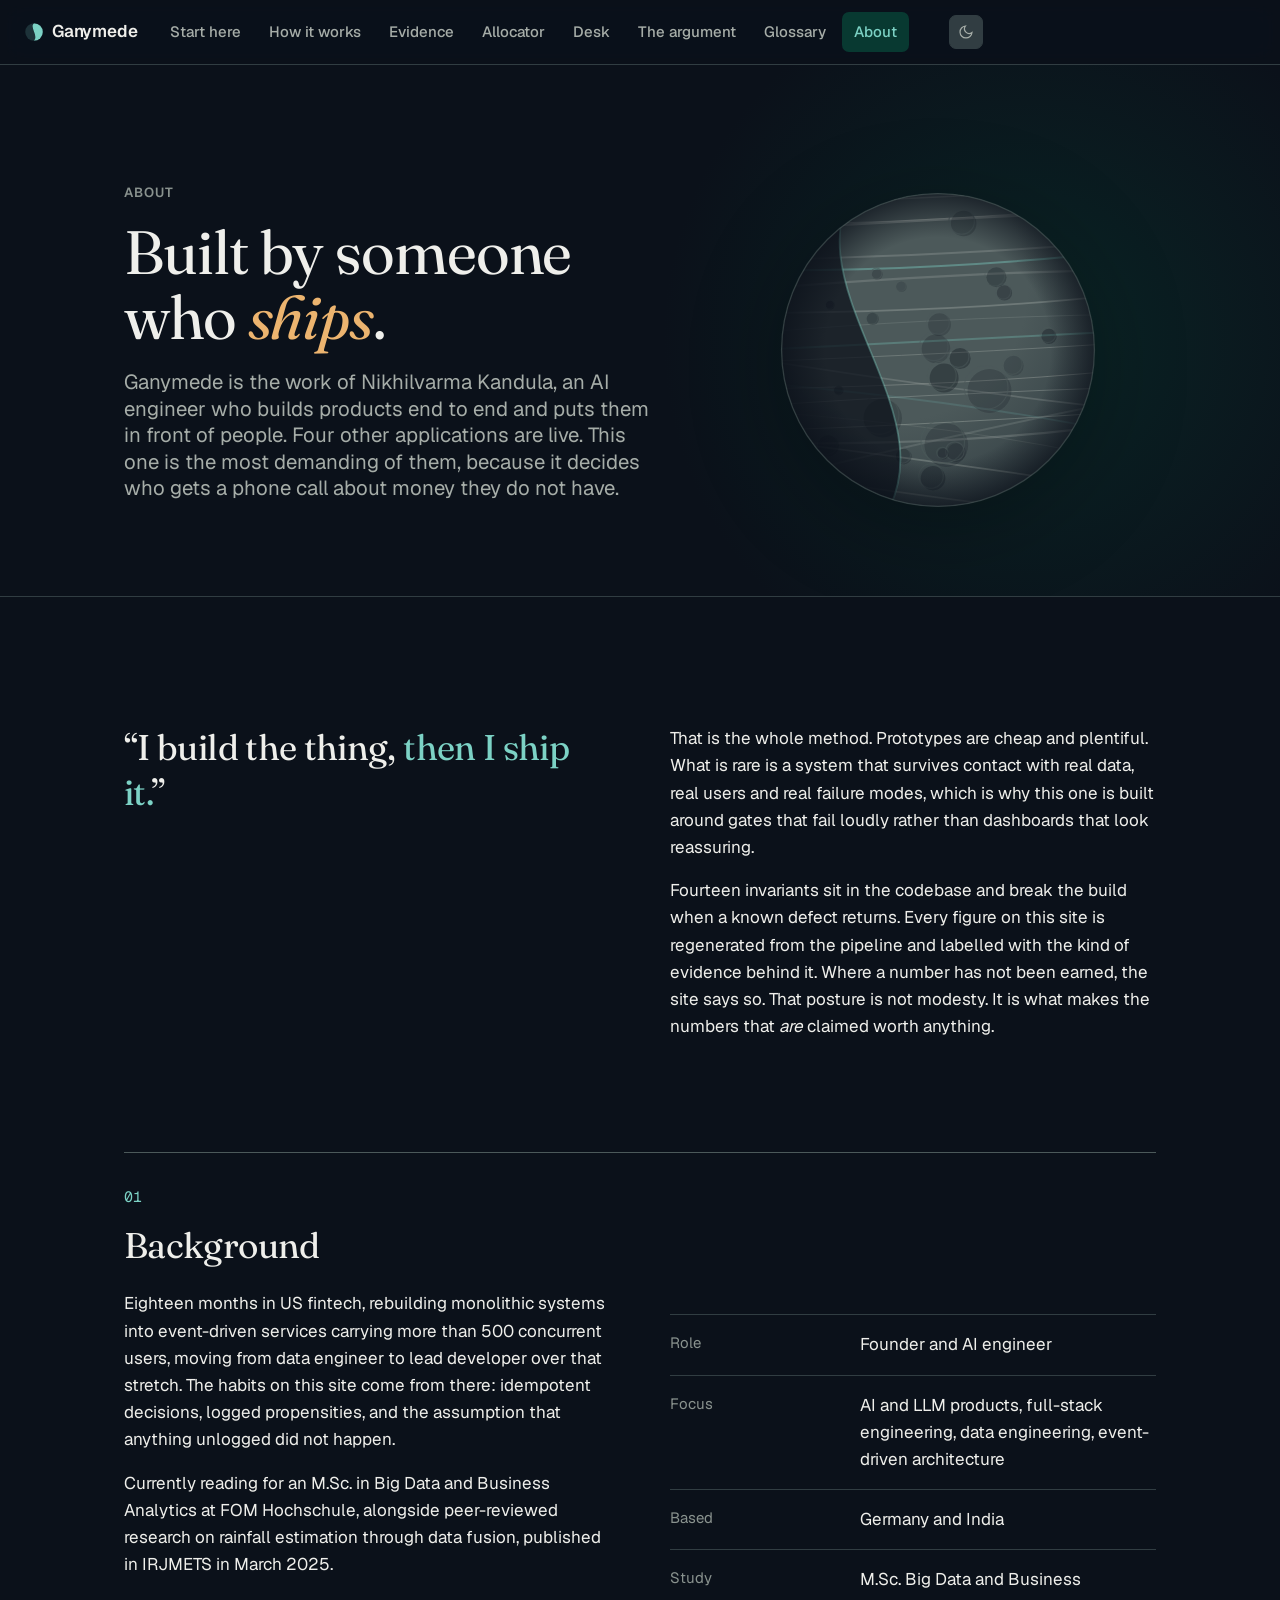
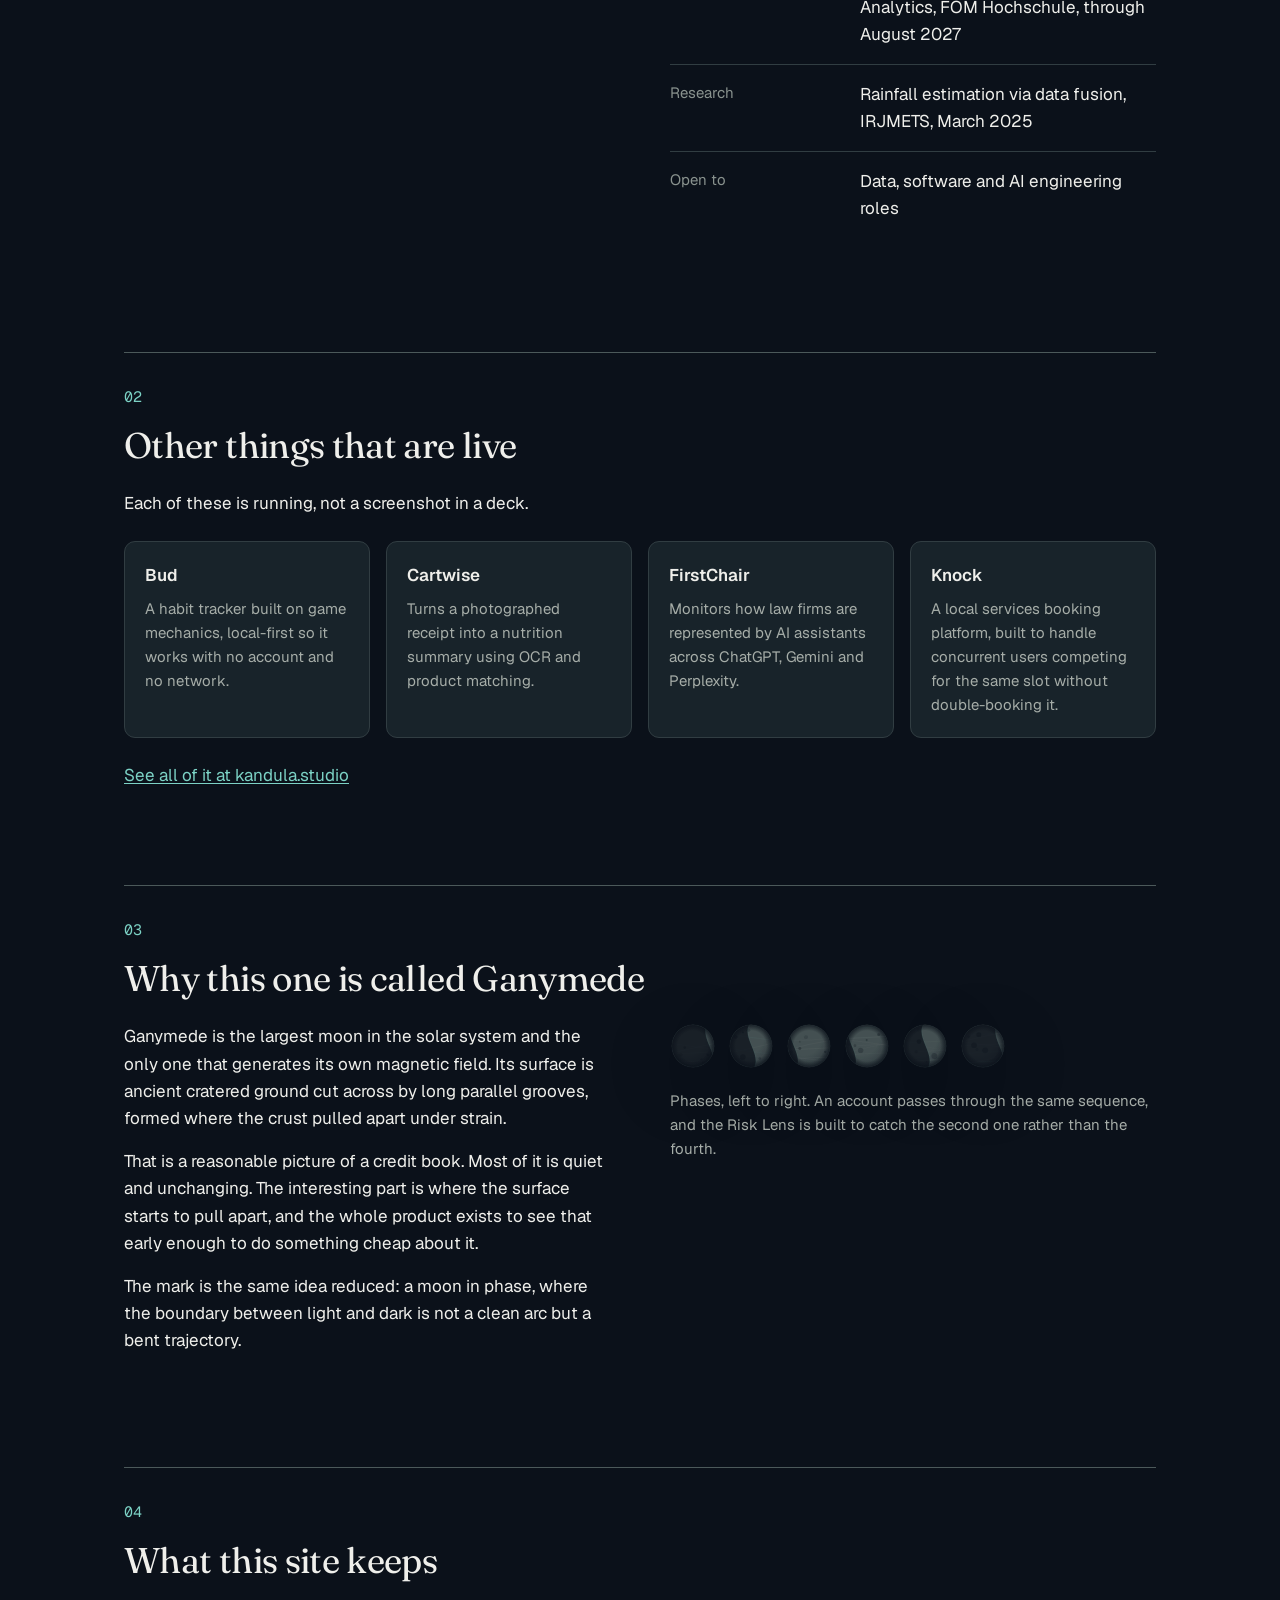
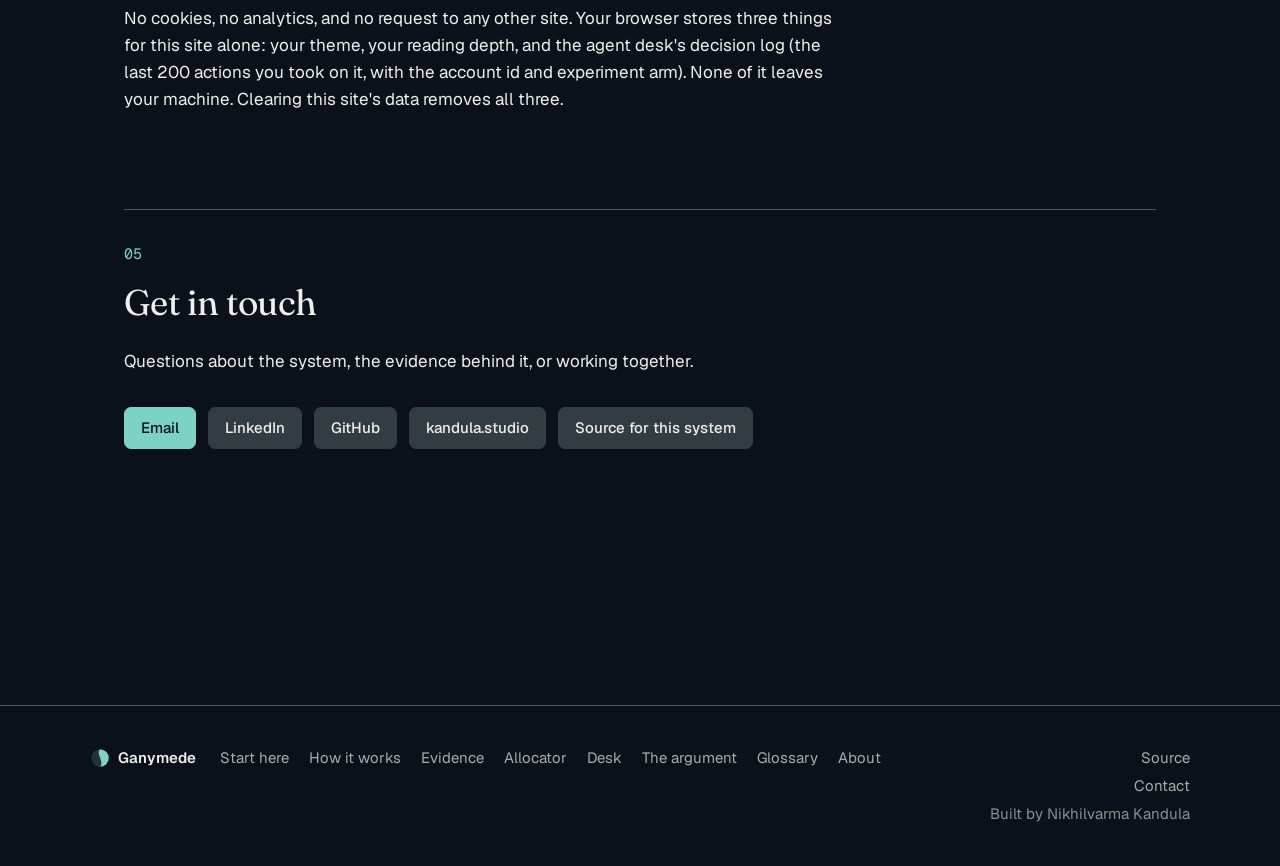
<file: site/about.html>
<!doctype html>
<html lang="en" data-depth="2">
<head>
<meta charset="utf-8">
<meta name="viewport" content="width=device-width,initial-scale=1">
<title>About · Ganymede</title>
<meta name="theme-color" content="#0b111a">
<meta name="description" content="Ganymede is built by Nikhilvarma Kandula, an AI engineer who ships production systems: event-driven fintech services, four live products, and a research background in data fusion.">
<link rel="icon" href="assets/logo/favicon.svg" type="image/svg+xml">
<link rel="canonical" href="https://ganymede-kandula.vercel.app/about">
<meta property="og:type" content="website">
<meta property="og:site_name" content="Ganymede">
<meta property="og:title" content="About Ganymede">
<meta property="og:description" content="Built by Nikhilvarma Kandula, an AI engineer who ships production systems.">
<meta property="og:url" content="https://ganymede-kandula.vercel.app/about">
<meta property="og:image" content="https://ganymede-kandula.vercel.app/assets/img/og.png">
<meta property="og:image:width" content="1200">
<meta property="og:image:height" content="630">
<meta property="og:image:alt" content="Ganymede: predict the wobble, shape the call, keep the book.">
<meta name="twitter:card" content="summary_large_image">
<meta name="twitter:title" content="About Ganymede">
<meta name="twitter:description" content="Built by Nikhilvarma Kandula, an AI engineer who ships production systems.">
<meta name="twitter:image" content="https://ganymede-kandula.vercel.app/assets/img/og.png">
<meta name="twitter:image:alt" content="Ganymede: predict the wobble, shape the call, keep the book.">
<!-- font-preload -->
<link rel="preload" as="font" type="font/woff2" crossorigin href="assets/fonts/geist-latin-19f9c925.woff2">
<link rel="preload" as="font" type="font/woff2" crossorigin href="assets/fonts/fraunces-latin-7234ed86.woff2">
<!-- /font-preload -->
<link rel="stylesheet" href="assets/fonts/fonts.css">
<link rel="stylesheet" href="assets/tokens.css">
<link rel="stylesheet" href="assets/base.css">
<link rel="stylesheet" href="assets/components.css">
<script>
  try {
    var t = localStorage.getItem('gm-theme');
    if (t) document.documentElement.setAttribute('data-theme', t);
    var d = localStorage.getItem('gm-depth');
    if (d) document.documentElement.setAttribute('data-depth', d);
  } catch (e) {}
</script>
<style>
  .shell { max-width: 1080px; margin: 0 auto; padding: 0 var(--s-6) var(--s-12); }

  .hero { border-bottom: 1px solid var(--line); overflow: hidden; }
  .hero-in {
    max-width: 1080px; margin: 0 auto;
    padding: clamp(56px,9vw,116px) var(--s-6) clamp(44px,6vw,76px);
    display: grid; grid-template-columns: minmax(0,1.1fr) minmax(0,.9fr);
    gap: clamp(28px,6vw,64px); align-items: center;
  }
  @media (max-width: 860px) { .hero-in { grid-template-columns: minmax(0,1fr); } }
  .hero h1 { font-size: clamp(2.3rem,5.4vw,3.6rem); margin: var(--s-4) 0 var(--s-5); max-width: 16ch; }
  .moonwrap { max-width: 340px; width: 100%; margin-inline: auto; }
  @media (max-width: 860px) { .moonwrap { max-width: 200px; order: -1; } }

  .sec { margin-top: var(--s-11); padding-top: var(--s-7); border-top: 1px solid var(--line-strong); }
  .sec h2 { font-family: var(--font-display); font-weight: 400;
            font-size: clamp(1.7rem,3.2vw,2.1rem); letter-spacing: var(--tracking-tight);
            margin-bottom: var(--s-4); }
  .sec .n { display: block; font-family: var(--font-mono); font-size: var(--fs--1);
            color: var(--signal); margin-bottom: var(--s-2); }

  .creed { font-family: var(--font-display); font-size: clamp(1.5rem,3.4vw,2.1rem);
           line-height: 1.25; letter-spacing: var(--tracking-tight); max-width: 22ch;
           margin: 0; }
  .creed span { color: var(--signal); }

  .two { display: grid; grid-template-columns: minmax(0,1fr) minmax(0,1fr);
         gap: clamp(24px,5vw,60px); align-items: start; }
  @media (max-width: 820px) { .two { grid-template-columns: minmax(0,1fr); } }

  .facts { display: grid; gap: 0; margin-top: var(--s-6); }
  .fact { display: grid; grid-template-columns: 170px minmax(0,1fr); gap: var(--s-5);
          padding: var(--s-4) 0; border-top: 1px solid var(--line); }
  @media (max-width: 620px) { .fact { grid-template-columns: minmax(0,1fr); gap: var(--s-2); } }
  .fact dt { color: var(--faint); font-size: var(--fs--1); }
  .fact dd { margin: 0; }

  .work { display: grid; grid-template-columns: repeat(auto-fit, minmax(230px,1fr));
          gap: var(--s-4); margin-top: var(--s-6); }
  .work article { border: 1px solid var(--line); border-radius: var(--r-3);
                  padding: var(--s-5); background: var(--surface); }
  .work h3 { font-size: var(--fs-0); font-weight: 600; margin-bottom: var(--s-2); }
  .work p { font-size: var(--fs--1); color: var(--muted); margin: 0; }

  .links { display: flex; gap: var(--s-3); flex-wrap: wrap; margin-top: var(--s-7); }
</style>
<script type="application/ld+json">{"@context": "https://schema.org", "@type": "Person", "name": "Nikhilvarma Kandula", "jobTitle": "AI engineer", "url": "https://ganymede-kandula.vercel.app/about", "sameAs": ["https://www.linkedin.com/in/nikhilvarmakandula", "https://github.com/kandulanikhilvarma", "https://kandula.studio"]}</script>
</head>
<body>
<a class="skip" href="#main">Skip to content</a>

<nav class="topnav">
  <a class="brand" href="index.html">
    <svg viewBox="0 0 32 32" aria-hidden="true" style="color:var(--signal)">
      <defs><clipPath id="nav-d"><circle cx="16" cy="16" r="14"/></clipPath></defs>
      <circle cx="16" cy="16" r="14" fill="currentColor" opacity=".18"/>
      <path d="M16 2C8.4 8.6 23.6 21.4 16 30L31 30L31 2Z" clip-path="url(#nav-d)" fill="currentColor"/>
    </svg>
    Ganymede
  </a>
  <div class="navlinks">
    <a href="index.html">Start here</a>
    <a href="system.html">How it works</a>
    <a href="evidence.html">Evidence</a>
    <a href="queue.html">Allocator</a>
    <a href="desk.html">Desk</a>
    <a href="case.html">The argument</a>
    <a href="glossary.html">Glossary</a>
    <a href="about.html">About</a>
  </div>
  <span class="spacer"></span>
  <button class="themebtn" data-theme-btn aria-label="Toggle theme">
    <svg viewBox="0 0 24 24" fill="none" stroke="currentColor" stroke-width="1.8" aria-hidden="true">
      <path d="M21 12.8A9 9 0 1 1 11.2 3a7 7 0 0 0 9.8 9.8Z"/>
    </svg>
  </button>
  <button class="themebtn navtoggle" data-nav-toggle aria-expanded="false" aria-label="Open menu">
    <svg viewBox="0 0 24 24" fill="none" stroke="currentColor" stroke-width="1.9" aria-hidden="true">
      <path d="M4 7h16M4 12h16M4 17h16"/>
    </svg>
  </button>
</nav>

<header id="main" tabindex="-1" class="hero aura">
  <div class="hero-in">
    <div>
      <p class="eyebrow">About</p>
      <h1 class="display">Built by someone who <em>ships</em>.</h1>
      <p class="lede">Ganymede is the work of Nikhilvarma Kandula, an AI engineer who builds
        products end to end and puts them in front of people. Four other applications are live.
        This one is the most demanding of them, because it decides who gets a phone call about
        money they do not have.</p>
    </div>
    <div class="moonwrap"><div id="moon"></div></div>
  </div>
</header>

<main class="shell">

  <section class="sec" style="border-top:0">
    <div class="two">
      <p class="creed">&ldquo;I build the thing, <span>then I ship it.</span>&rdquo;</p>
      <div>
        <p>That is the whole method. Prototypes are cheap and plentiful. What is rare is a system
          that survives contact with real data, real users and real failure modes, which is why
          this one is built around gates that fail loudly rather than dashboards that look
          reassuring.</p>
        <p>Fourteen invariants sit in the codebase and break the build when a known defect returns.
          Every figure on this site is regenerated from the pipeline and labelled with the kind of
          evidence behind it. Where a number has not been earned, the site says so. That posture is
          not modesty. It is what makes the numbers that <em>are</em> claimed worth anything.</p>
      </div>
    </div>
  </section>

  <section class="sec">
    <span class="n">01</span>
    <h2>Background</h2>
    <div class="two">
      <div>
        <p>Eighteen months in US fintech, rebuilding monolithic systems into event-driven services
          carrying more than 500 concurrent users, moving from data engineer to lead developer over
          that stretch. The habits on this site come from there: idempotent decisions, logged
          propensities, and the assumption that anything unlogged did not happen.</p>
        <p>Currently reading for an M.Sc. in Big Data and Business Analytics at FOM Hochschule,
          alongside peer-reviewed research on rainfall estimation through data fusion, published in
          IRJMETS in March 2025.</p>
      </div>
      <dl class="facts">
        <div class="fact"><dt>Role</dt><dd>Founder and AI engineer</dd></div>
        <div class="fact"><dt>Focus</dt><dd>AI and LLM products, full-stack engineering, data
          engineering, event-driven architecture</dd></div>
        <div class="fact"><dt>Based</dt><dd>Germany and India</dd></div>
        <div class="fact"><dt>Study</dt><dd>M.Sc. Big Data and Business Analytics, FOM Hochschule,
          through August 2027</dd></div>
        <div class="fact"><dt>Research</dt><dd>Rainfall estimation via data fusion, IRJMETS,
          March 2025</dd></div>
        <div class="fact"><dt>Open to</dt><dd>Data, software and AI engineering roles</dd></div>
      </dl>
    </div>
  </section>

  <section class="sec">
    <span class="n">02</span>
    <h2>Other things that are live</h2>
    <p>Each of these is running, not a screenshot in a deck.</p>
    <div class="work">
      <article>
        <h3>Bud</h3>
        <p>A habit tracker built on game mechanics, local-first so it works with no account and no
          network.</p>
      </article>
      <article>
        <h3>Cartwise</h3>
        <p>Turns a photographed receipt into a nutrition summary using OCR and product matching.</p>
      </article>
      <article>
        <h3>FirstChair</h3>
        <p>Monitors how law firms are represented by AI assistants across ChatGPT, Gemini and
          Perplexity.</p>
      </article>
      <article>
        <h3>Knock</h3>
        <p>A local services booking platform, built to handle concurrent users competing for the
          same slot without double-booking it.</p>
      </article>
    </div>
    <p style="margin-top:var(--s-6)"><a href="https://kandula.studio">See all of it at
      kandula.studio</a></p>
  </section>

  <section class="sec">
    <span class="n">03</span>
    <h2>Why this one is called Ganymede</h2>
    <div class="two">
      <div>
        <p>Ganymede is the largest moon in the solar system and the only one that generates its own
          magnetic field. Its surface is ancient cratered ground cut across by long parallel
          grooves, formed where the crust pulled apart under strain.</p>
        <p>That is a reasonable picture of a credit book. Most of it is quiet and unchanging. The
          interesting part is where the surface starts to pull apart, and the whole product exists
          to see that early enough to do something cheap about it.</p>
        <p>The mark is the same idea reduced: a moon in phase, where the boundary between light and
          dark is not a clean arc but a bent trajectory.</p>
      </div>
      <div>
        <div id="phases" style="margin-bottom:var(--s-5)"></div>
        <p style="font-size:var(--fs--1);color:var(--muted);margin:0">Phases, left to right. An
          account passes through the same sequence, and the Risk Lens is built to catch the second
          one rather than the fourth.</p>
      </div>
    </div>
  </section>

  <section class="sec">
    <span class="n">04</span>
    <h2 id="privacy">What this site keeps</h2>
    <p>No cookies, no analytics, and no request to any other site. Your browser stores three
      things for this site alone: your theme, your reading depth, and the agent desk's decision
      log (the last 200 actions you took on it, with the account id and experiment arm). None of
      it leaves your machine. Clearing this site's data removes all three.</p>
  </section>

  <section class="sec">
    <span class="n">05</span>
    <h2>Get in touch</h2>
    <p>Questions about the system, the evidence behind it, or working together.</p>
    <div class="links">
      <a class="btn btn-primary" href="mailto:kandulanikhilvarma@gmail.com">Email</a>
      <a class="btn" href="https://www.linkedin.com/in/nikhilvarmakandula">LinkedIn</a>
      <a class="btn" href="https://github.com/kandulanikhilvarma">GitHub</a>
      <a class="btn" href="https://kandula.studio">kandula.studio</a>
      <a class="btn" href="https://github.com/kandulanikhilvarma/ganymede">Source for this system</a>
    </div>
  </section>
</main>

<footer class="site">
  <div class="footwrap">
    <div class="footbrand">
      <svg viewBox="0 0 32 32" aria-hidden="true">
        <defs><clipPath id="fd"><circle cx="16" cy="16" r="14"/></clipPath></defs>
        <circle cx="16" cy="16" r="14" fill="currentColor" opacity=".18"/>
        <path d="M16 2C8.4 8.6 23.6 21.4 16 30L31 30L31 2Z" clip-path="url(#fd)" fill="currentColor"/>
      </svg>
      <span>Ganymede</span>
    </div>
    <nav class="footnav" aria-label="Footer">
      <a href="index.html">Start here</a>
      <a href="system.html">How it works</a>
      <a href="evidence.html">Evidence</a>
      <a href="queue.html">Allocator</a>
      <a href="desk.html">Desk</a>
      <a href="case.html">The argument</a>
      <a href="glossary.html">Glossary</a>
      <a href="about.html">About</a>
    </nav>
    <div class="footmeta">
      <a href="https://github.com/kandulanikhilvarma/ganymede">Source</a>
      <a href="mailto:kandulanikhilvarma@gmail.com">Contact</a>
      <span>Built by Nikhilvarma Kandula</span>
    </div>
  </div>
</footer>

<script type="module" src="assets/js/site.js"></script>
<script type="module">
import { ganymede, phaseStrip } from './assets/js/moon.js';
ganymede(document.getElementById('moon'), { seed: 23, grooves: 32, craters: 22, phase: 0.3 });
phaseStrip(document.getElementById('phases'), { count: 6, size: 46, seed: 9 });
</script>
</body>
</html>
</file>
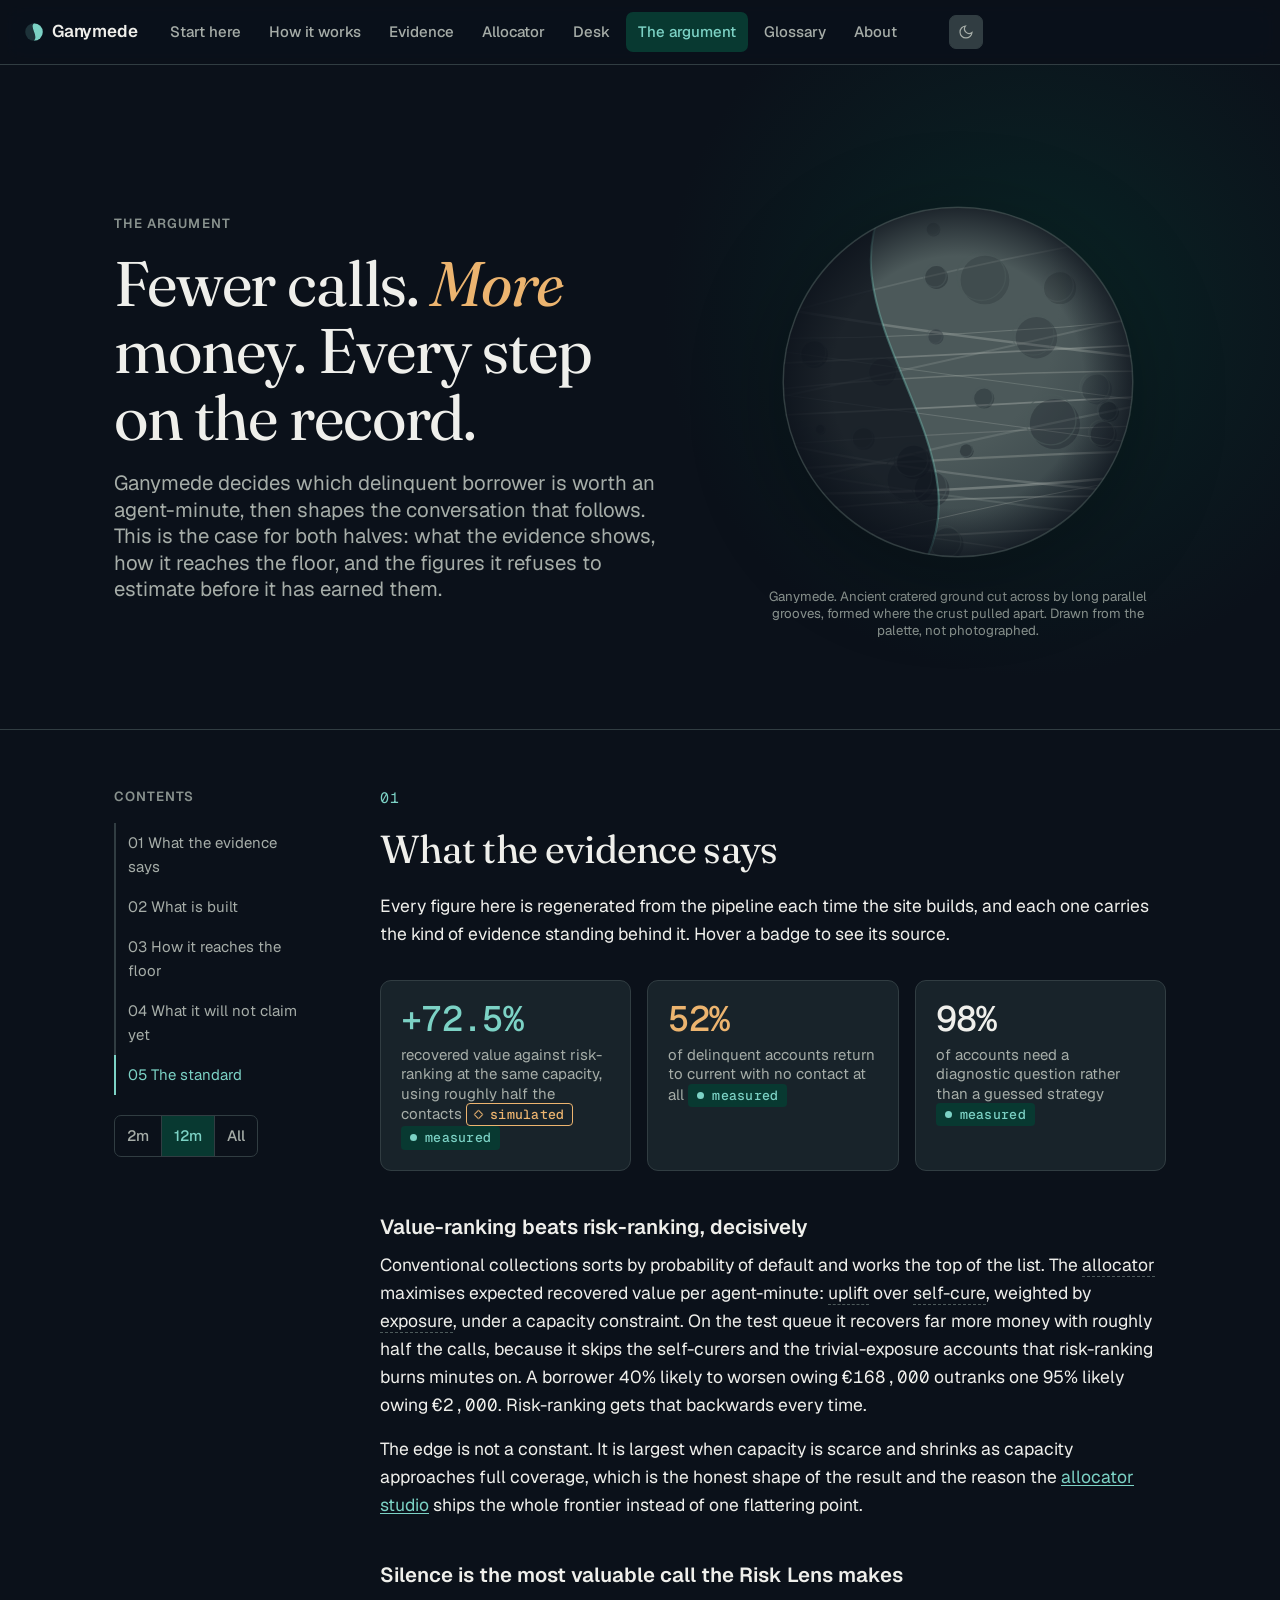
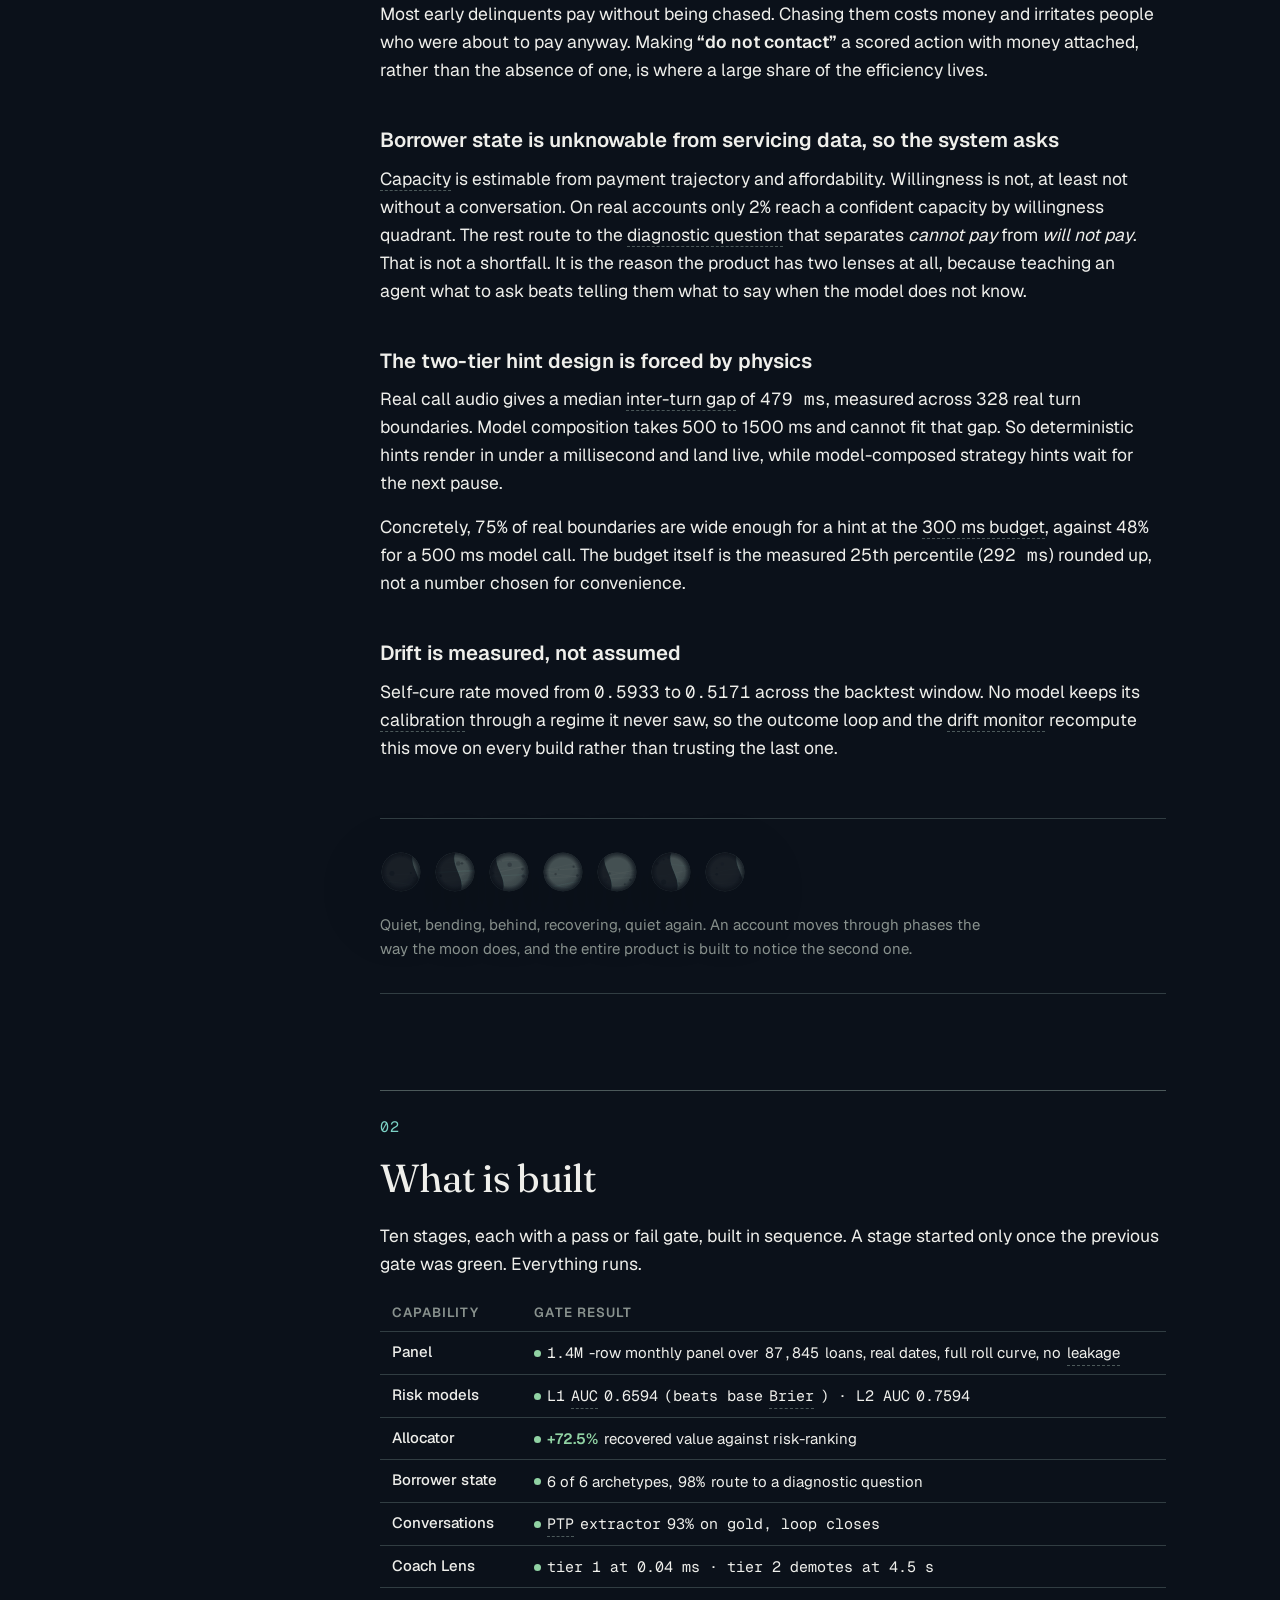
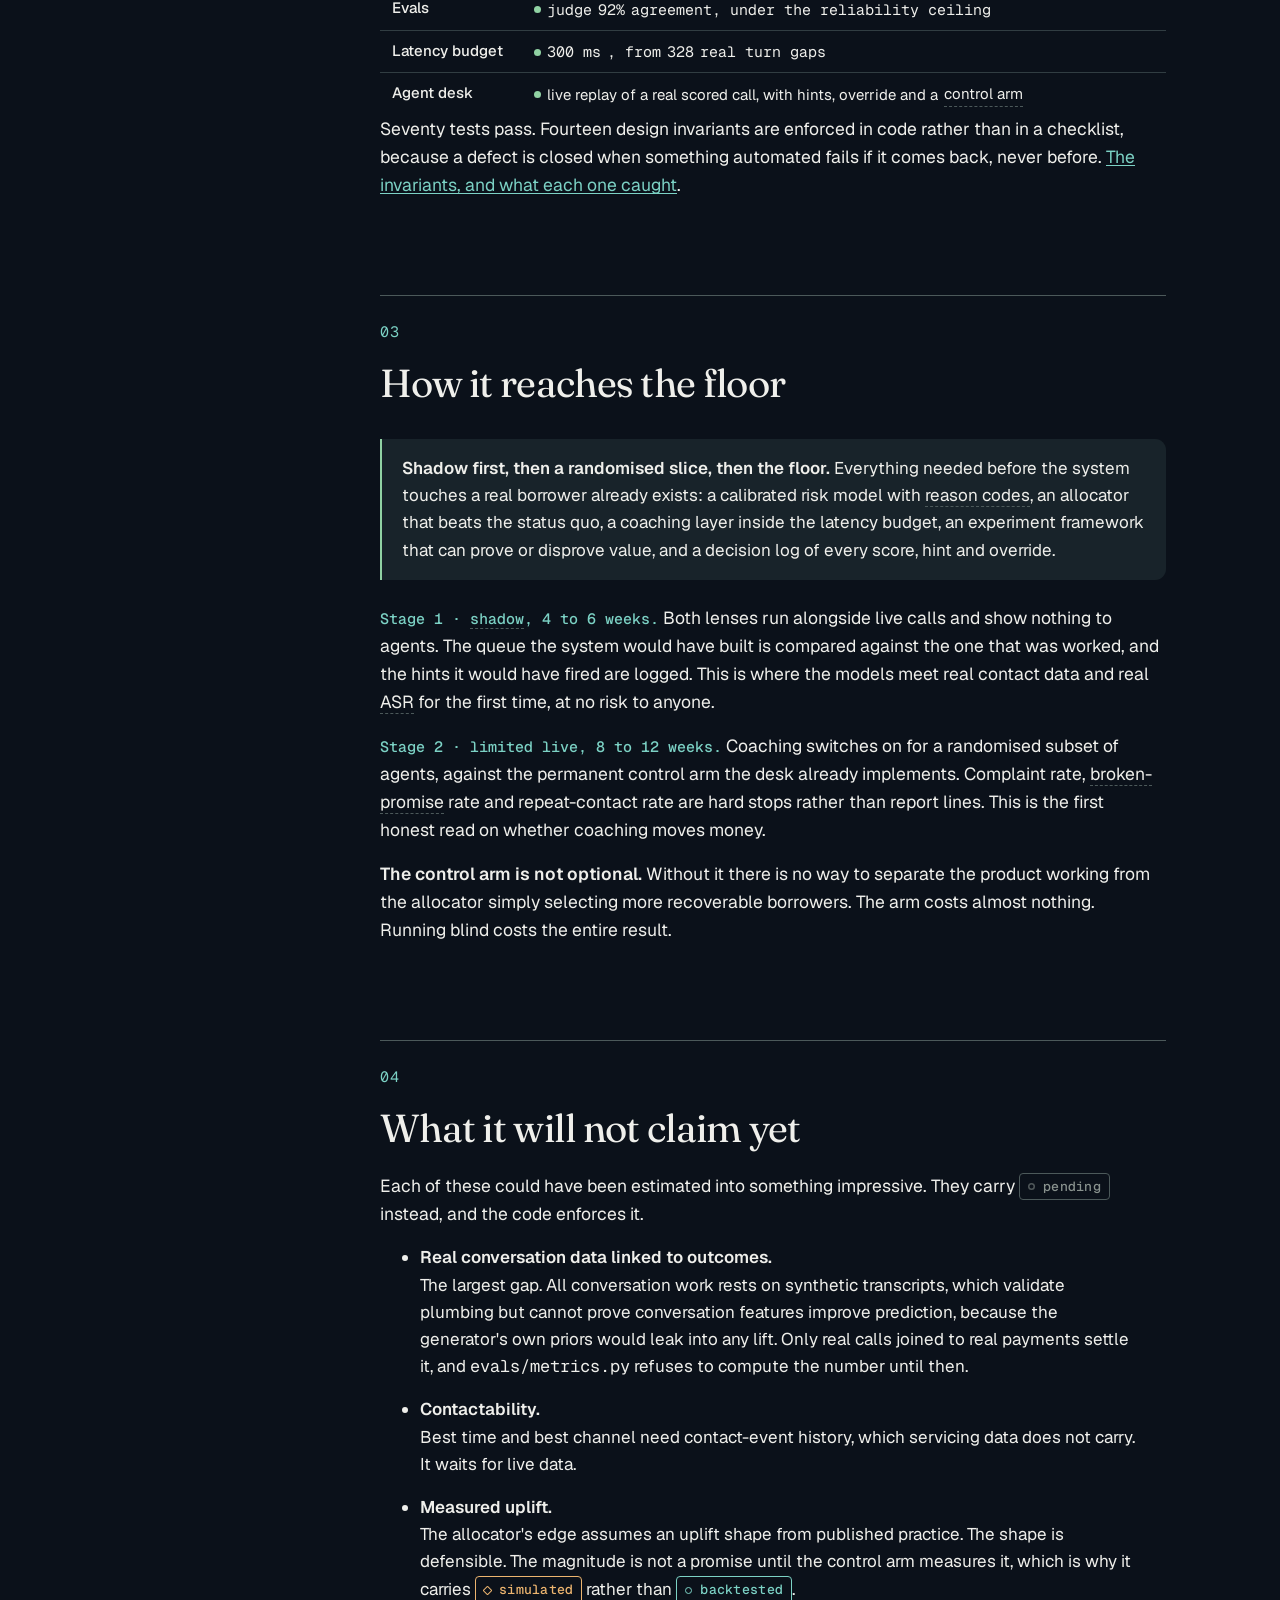
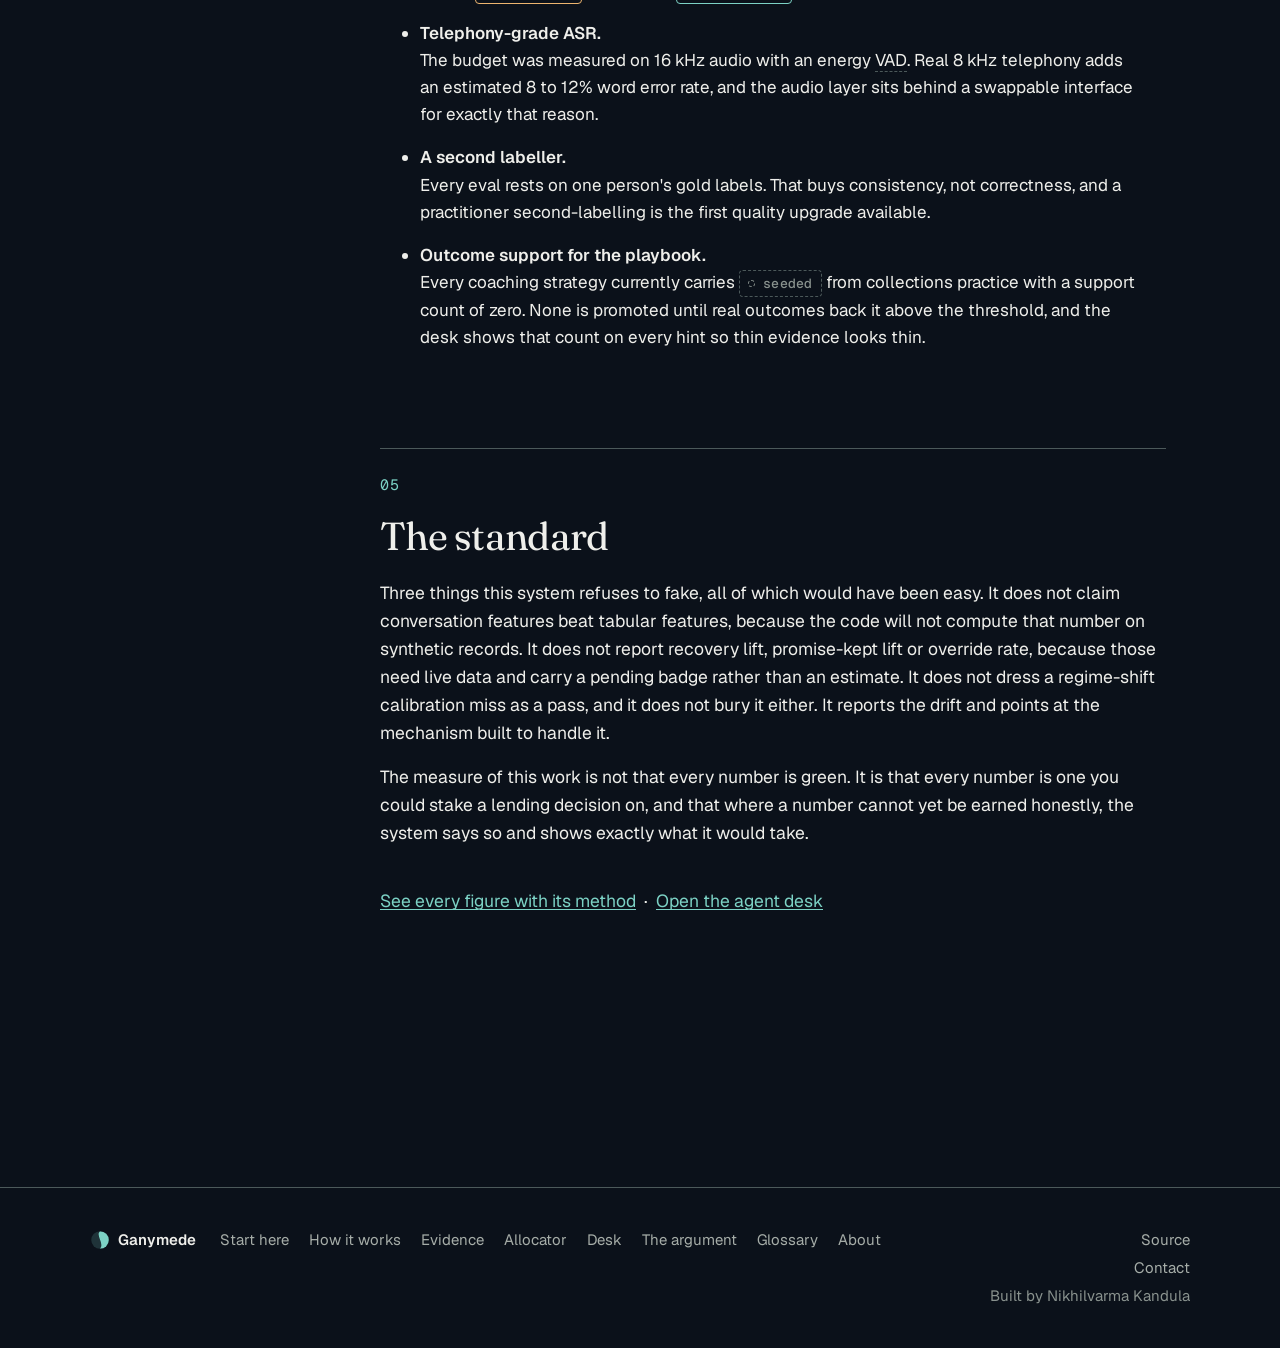
<file: site/case.html>
<!doctype html>
<html lang="en" data-depth="2">
<head>
<meta charset="utf-8">
<meta name="viewport" content="width=device-width,initial-scale=1">
<title>The argument · Ganymede</title>
<meta name="theme-color" content="#0b111a">
<meta name="description" content="Why Ganymede recovers more money per agent-minute: what the evidence shows, how it reaches the floor, and the figures it will not estimate before it has earned them.">
<link rel="icon" href="assets/logo/favicon.svg" type="image/svg+xml">
<link rel="canonical" href="https://ganymede-kandula.vercel.app/case">
<meta property="og:type" content="website">
<meta property="og:site_name" content="Ganymede">
<meta property="og:title" content="The Ganymede argument">
<meta property="og:description" content="Why Ganymede recovers more money per agent-minute, how it reaches the floor, and the figures it will not estimate before it has earned them.">
<meta property="og:url" content="https://ganymede-kandula.vercel.app/case">
<meta property="og:image" content="https://ganymede-kandula.vercel.app/assets/img/og.png">
<meta property="og:image:width" content="1200">
<meta property="og:image:height" content="630">
<meta property="og:image:alt" content="Ganymede: predict the wobble, shape the call, keep the book.">
<meta name="twitter:card" content="summary_large_image">
<meta name="twitter:title" content="The Ganymede argument">
<meta name="twitter:description" content="Why Ganymede recovers more money per agent-minute, how it reaches the floor, and the figures it will not estimate before it has earned them.">
<meta name="twitter:image" content="https://ganymede-kandula.vercel.app/assets/img/og.png">
<meta name="twitter:image:alt" content="Ganymede: predict the wobble, shape the call, keep the book.">
<!-- font-preload -->
<link rel="preload" as="font" type="font/woff2" crossorigin href="assets/fonts/geist-latin-19f9c925.woff2">
<link rel="preload" as="font" type="font/woff2" crossorigin href="assets/fonts/fraunces-latin-7234ed86.woff2">
<!-- /font-preload -->
<link rel="stylesheet" href="assets/fonts/fonts.css">
<link rel="stylesheet" href="assets/tokens.css">
<link rel="stylesheet" href="assets/base.css">
<link rel="stylesheet" href="assets/components.css">
<script>
  try {
    var t = localStorage.getItem('gm-theme');
    if (t) document.documentElement.setAttribute('data-theme', t);
    var d = localStorage.getItem('gm-depth');
    if (d) document.documentElement.setAttribute('data-depth', d);
  } catch (e) {}
</script>
<style>
  .masthead { border-bottom: 1px solid var(--line); overflow: hidden; }
  .masthead-in {
    max-width: 1100px; margin: 0 auto;
    padding: clamp(56px,9vw,110px) var(--s-6) clamp(40px,6vw,72px);
    display: grid; grid-template-columns: minmax(0,1.15fr) minmax(0,.85fr);
    gap: clamp(28px,6vw,72px); align-items: center;
  }
  @media (max-width: 880px) { .masthead-in { grid-template-columns: minmax(0,1fr); } }
  .masthead h1 { font-size: clamp(2.4rem,5.4vw,3.7rem); margin: var(--s-4) 0 var(--s-5); max-width: 15ch; }
  .moonwrap { max-width: 380px; margin-inline: auto; width: 100%; }
  .mooncap { font-size: var(--fs--2); color: var(--faint); text-align: center;
             margin-top: var(--s-4); line-height: var(--lh-snug); }
  @media (max-width: 880px) { .moonwrap { max-width: 220px; order: -1; } }

  .doc { max-width: 1100px; margin: 0 auto; padding: 0 var(--s-6) var(--s-12);
         display: grid; grid-template-columns: 210px minmax(0, 1fr); gap: var(--s-9); }
  @media (max-width: 940px) { .doc { grid-template-columns: minmax(0, 1fr); gap: var(--s-6); } }

  .toc { position: sticky; top: 88px; align-self: start; font-size: var(--fs--1); padding-top: var(--s-9); }
  @media (max-width: 940px) { .toc { position: static; border-bottom: 1px solid var(--line);
                                     padding: var(--s-5) 0 var(--s-4); } }
  .toc ol { list-style: none; padding: 0; margin: var(--s-3) 0 0; }
  .toc li { margin: 0; }
  .toc a { display: block; padding: var(--s-2) var(--s-3); border-left: 2px solid var(--line);
           color: var(--muted); text-decoration: none; }
  .toc a:hover { color: var(--text); border-left-color: var(--line-strong); }
  .toc a[aria-current="true"] { color: var(--signal); border-left-color: var(--signal); }

  article { padding-top: var(--s-9); }
  article h2 {
    font-family: var(--font-display); font-weight: 400; font-size: clamp(1.8rem,3.4vw,2.3rem);
    letter-spacing: var(--tracking-tight); margin: var(--s-11) 0 var(--s-3);
    padding-top: var(--s-6); border-top: 1px solid var(--line-strong); scroll-margin-top: 80px;
  }
  article h2:first-child { margin-top: 0; border-top: 0; padding-top: 0; }
  article h2 .n { display: block; font-family: var(--font-mono); font-size: var(--fs--1);
                  color: var(--signal); margin-bottom: var(--s-2); letter-spacing: .05em; }
  article h3 { font-size: var(--fs-1); font-weight: 600; margin: var(--s-8) 0 var(--s-2); }
  article p { font-size: 1.03rem; }

  .stat-row { display: grid; grid-template-columns: repeat(auto-fit, minmax(200px,1fr));
              gap: var(--s-4); margin: var(--s-7) 0; }
  .stage { font-family: var(--font-mono); font-size: var(--fs--1); color: var(--signal); font-weight: 500; }
  .win { color: var(--kept); font-weight: 600; }
  .gates td:first-child { font-weight: 500; }
  .phasegate { display: inline-flex; align-items: center; gap: 6px; }
  .phasegate::before { content: ""; width: 7px; height: 7px; border-radius: 50%;
                       background: var(--kept); flex: none; }
  .gap-list li { margin-bottom: var(--s-4); }
  .gap-list strong { display: block; }

  .phasebreak { margin: var(--s-9) 0; padding: var(--s-7) 0; border-block: 1px solid var(--line); }
  .phasebreak p { font-size: var(--fs--1); color: var(--faint); margin: var(--s-5) 0 0; max-width: 62ch; }

  @media print {
    .doc { grid-template-columns: 1fr; } .toc, .moonwrap, .phasebreak { display: none; }
    article h2 { margin-top: 28pt; }
  }
</style>
</head>
<body>
<a class="skip" href="#main">Skip to content</a>

<nav class="topnav no-print">
  <a class="brand" href="index.html">
    <svg viewBox="0 0 32 32" aria-hidden="true" style="color:var(--signal)">
      <defs><clipPath id="nav-d"><circle cx="16" cy="16" r="14"/></clipPath></defs>
      <circle cx="16" cy="16" r="14" fill="currentColor" opacity=".18"/>
      <path d="M16 2C8.4 8.6 23.6 21.4 16 30L31 30L31 2Z" clip-path="url(#nav-d)" fill="currentColor"/>
    </svg>
    Ganymede
  </a>
  <div class="navlinks">
    <a href="index.html">Start here</a>
    <a href="system.html">How it works</a>
    <a href="evidence.html">Evidence</a>
    <a href="queue.html">Allocator</a>
    <a href="desk.html">Desk</a>
    <a href="case.html">The argument</a>
    <a href="glossary.html">Glossary</a>
    <a href="about.html">About</a>
  </div>
  <span class="spacer"></span>
  <button class="themebtn" data-theme-btn aria-label="Toggle theme">
    <svg viewBox="0 0 24 24" fill="none" stroke="currentColor" stroke-width="1.8" aria-hidden="true">
      <path d="M21 12.8A9 9 0 1 1 11.2 3a7 7 0 0 0 9.8 9.8Z"/>
    </svg>
  </button>
  <button class="themebtn navtoggle" data-nav-toggle aria-expanded="false" aria-label="Open menu">
    <svg viewBox="0 0 24 24" fill="none" stroke="currentColor" stroke-width="1.9" aria-hidden="true">
      <path d="M4 7h16M4 12h16M4 17h16"/>
    </svg>
  </button>
</nav>

<header id="main" tabindex="-1" class="masthead aura">
  <div class="masthead-in">
    <div>
      <p class="eyebrow">The argument</p>
      <h1 class="display">Fewer calls. <em>More</em> money. Every step on the record.</h1>
      <p class="lede">Ganymede decides which delinquent borrower is worth an agent-minute, then
        shapes the conversation that follows. This is the case for both halves: what the evidence
        shows, how it reaches the floor, and the figures it refuses to estimate before it has
        earned them.</p>
    </div>
    <figure class="moonwrap">
      <div id="moon"></div>
      <figcaption class="mooncap">Ganymede. Ancient cratered ground cut across by long parallel
        grooves, formed where the crust pulled apart. Drawn from the palette, not photographed.</figcaption>
    </figure>
  </div>
</header>

<div class="doc">
  <aside class="toc no-print" aria-label="Contents">
    <p class="eyebrow">Contents</p>
    <ol>
      <li><a href="#results">01 What the evidence says</a></li>
      <li><a href="#built">02 What is built</a></li>
      <li><a href="#live">03 How it reaches the floor</a></li>
      <li><a href="#missing">04 What it will not claim yet</a></li>
      <li><a href="#standard">05 The standard</a></li>
    </ol>
    <div class="seg" style="margin-top:var(--s-5)" role="group" aria-label="Reading depth">
      <button data-depth-btn="1" aria-pressed="false">2m</button>
      <button data-depth-btn="2" aria-pressed="true">12m</button>
      <button data-depth-btn="3" aria-pressed="false">All</button>
    </div>
  </aside>

  <main>
    <article>
      <h2 id="results"><span class="n">01</span>What the evidence says</h2>
      <p>Every figure here is regenerated from the pipeline each time the site builds, and each one
        carries the kind of evidence standing behind it. Hover a badge to see its source.</p>

      <div class="stat-row">
        <div class="stat signal">
          <b data-fig="allocator:headline.lift_pct" data-fig-format="signed">—</b>
          <span class="cap">recovered value against risk-ranking at the same capacity, using
            roughly half the contacts <span data-badge-slot></span></span>
        </div>
        <div class="stat predict">
          <b data-fig="risk:models.L2_selfcure.base_rate" data-fig-format="pct01">—</b>
          <span class="cap">of delinquent accounts return to current with no contact at all
            <span data-badge-slot></span></span>
        </div>
        <div class="stat">
          <b data-fig="state:routes_to_diagnostic" data-fig-format="pct01">—</b>
          <span class="cap">of accounts need a diagnostic question rather than a guessed strategy
            <span data-badge-slot></span></span>
        </div>
      </div>

      <h3>Value-ranking beats risk-ranking, decisively</h3>
      <p>Conventional collections sorts by probability of default and works the top of the list.
        The <span data-term="allocator">allocator</span> maximises expected recovered value per
        agent-minute: <span data-term="uplift">uplift</span> over
        <span data-term="self-cure">self-cure</span>, weighted by
        <span data-term="exposure">exposure</span>, under a capacity constraint. On the test queue
        it recovers far more money with roughly half the calls, because it skips the self-curers
        and the trivial-exposure accounts that risk-ranking burns minutes on. A borrower 40% likely
        to worsen owing <span class="mono">€168,000</span> outranks one 95% likely owing
        <span class="mono">€2,000</span>. Risk-ranking gets that backwards every time.</p>
      <p data-tier="2">The edge is not a constant. It is largest when capacity is scarce and
        shrinks as capacity approaches full coverage, which is the honest shape of the result and
        the reason the <a href="queue.html">allocator studio</a> ships the whole frontier instead
        of one flattering point.</p>

      <h3>Silence is the most valuable call the Risk Lens makes</h3>
      <p>Most early delinquents pay without being chased. Chasing them costs money and irritates
        people who were about to pay anyway. Making <strong>&ldquo;do not contact&rdquo;</strong> a
        scored action with money attached, rather than the absence of one, is where a large share
        of the efficiency lives.</p>

      <h3>Borrower state is unknowable from servicing data, so the system asks</h3>
      <p><span data-term="capacity-willingness">Capacity</span> is estimable from payment
        trajectory and affordability. Willingness is not, at least not without a conversation. On
        real accounts only
        <span class="mono" data-fig="state:confident_quadrant" data-fig-format="pct01" data-fig-badge="off">—</span>
        reach a confident capacity by willingness quadrant. The rest route to the
        <span data-term="diagnostic-question">diagnostic question</span> that separates
        <em>cannot pay</em> from <em>will not pay</em>. That is not a shortfall. It is the reason
        the product has two lenses at all, because teaching an agent what to ask beats telling them
        what to say when the model does not know.</p>
      <p data-tier="3">Median confidence across the queue is
        <span class="mono" data-fig="state:median_confidence" data-fig-badge="off">—</span>.
        Willingness is capped low by construction here, because servicing data carries no contact
        events, no promises, and no channel response to learn it from.</p>

      <h3>The two-tier hint design is forced by physics</h3>
      <p>Real call audio gives a median <span data-term="turn-boundary">inter-turn gap</span> of
        <span class="mono" data-fig="audio:gap_p50_ms" data-fig-format="ms" data-fig-badge="off">—</span>,
        measured across <span class="mono" data-fig="audio:n_gaps" data-fig-badge="off">—</span>
        real turn boundaries. Model composition takes 500 to 1500 ms and cannot fit that gap. So
        deterministic hints render in under a millisecond and land live, while model-composed
        strategy hints wait for the next pause. <span data-badge-slot></span></p>
      <p data-tier="2">Concretely,
        <span class="mono" data-fig="audio:share_gaps_fitting_budget" data-fig-format="pct01" data-fig-badge="off">—</span>
        of real boundaries are wide enough for a hint at the
        <span data-term="latency-budget">300 ms budget</span>, against
        <span class="mono" data-fig="audio:share_gaps_fitting_llm" data-fig-format="pct01" data-fig-badge="off">—</span>
        for a 500 ms model call. The budget itself is the measured 25th percentile
        (<span class="mono" data-fig="audio:gap_p25_ms" data-fig-format="ms" data-fig-badge="off">—</span>)
        rounded up, not a number chosen for convenience.</p>

      <h3>Drift is measured, not assumed</h3>
      <p>Self-cure rate moved from
        <span class="mono" data-fig="risk:drift.self_cure_train">—</span> to
        <span class="mono" data-fig="risk:drift.self_cure_test" data-fig-badge="off">—</span>
        across the backtest window. No model keeps its
        <span data-term="calibration">calibration</span> through a regime it never saw, so the
        outcome loop and the <span data-term="drift">drift monitor</span> recompute this move on
        every build rather than trusting the last one.</p>

      <div class="phasebreak">
        <div id="phases"></div>
        <p>Quiet, bending, behind, recovering, quiet again. An account moves through phases the way
          the moon does, and the entire product is built to notice the second one.</p>
      </div>

      <h2 id="built"><span class="n">02</span>What is built</h2>
      <p>Ten stages, each with a pass or fail gate, built in sequence. A stage started only once
        the previous gate was green. Everything runs.</p>
      <div class="scroll-x">
        <table class="gates">
          <thead><tr><th>Capability</th><th>Gate result</th></tr></thead>
          <tbody>
            <tr><td>Panel</td><td><span class="phasegate">
              <span class="mono" data-fig="panel:rows" data-fig-format="compact" data-fig-badge="off">—</span>-row
              monthly panel over
              <span class="mono" data-fig="panel:loans" data-fig-format="n" data-fig-badge="off">—</span>
              loans, real dates, full roll curve, no <span data-term="leakage">leakage</span></span></td></tr>
            <tr><td>Risk models</td><td><span class="phasegate mono">L1
              <span data-term="auc">AUC</span> <span data-fig="risk:models.L1_trajectory.auc" data-fig-badge="off">—</span>
              (beats base <span data-term="brier">Brier</span>) · L2 AUC
              <span data-fig="risk:models.L2_selfcure.auc" data-fig-badge="off">—</span></span></td></tr>
            <tr><td>Allocator</td><td><span class="phasegate"><span class="win">
              <span data-fig="allocator:headline.lift_pct" data-fig-format="signed" data-fig-badge="off">—</span></span>
              recovered value against risk-ranking</span></td></tr>
            <tr><td>Borrower state</td><td><span class="phasegate">6 of 6 archetypes,
              <span class="mono" data-fig="state:routes_to_diagnostic" data-fig-format="pct01" data-fig-badge="off">—</span>
              route to a diagnostic question</span></td></tr>
            <tr><td>Conversations</td><td><span class="phasegate mono">
              <span data-term="ptp">PTP</span> extractor
              <span data-fig="coach:recorded.ptp_field_accuracy" data-fig-format="pct01" data-fig-badge="off">—</span>
              on gold, loop closes</span></td></tr>
            <tr><td>Coach Lens</td><td><span class="phasegate mono">tier 1 at 0.04 ms · tier 2 demotes at 4.5 s</span></td></tr>
            <tr><td>Evals</td><td><span class="phasegate mono">judge
              <span data-fig="coach:recorded.judge_agreement" data-fig-format="pct01" data-fig-badge="off">—</span>
              agreement, under the reliability ceiling</span></td></tr>
            <tr><td>Latency budget</td><td><span class="phasegate mono">
              <span data-fig="audio:budget_ms" data-fig-format="ms" data-fig-badge="off">—</span>, from
              <span data-fig="audio:n_gaps" data-fig-badge="off">—</span> real turn gaps</span></td></tr>
            <tr><td>Agent desk</td><td><span class="phasegate">live replay of a real scored call,
              with hints, override and a <span data-term="control-arm">control arm</span></span></td></tr>
          </tbody>
        </table>
      </div>
      <p data-tier="2">Seventy tests pass. Fourteen design invariants are enforced in code rather
        than in a checklist, because a defect is closed when something automated fails if it comes
        back, never before. <a href="system.html">The invariants, and what each one caught</a>.</p>

      <h2 id="live"><span class="n">03</span>How it reaches the floor</h2>
      <blockquote class="callout callout-kept"><strong>Shadow first, then a randomised slice, then
        the floor.</strong> Everything needed before the system touches a real borrower already
        exists: a calibrated risk model with <span data-term="reason-code">reason codes</span>, an
        allocator that beats the status quo, a coaching layer inside the latency budget, an
        experiment framework that can prove or disprove value, and a decision log of every score,
        hint and override.</blockquote>

      <p><span class="stage">Stage 1 · <span data-term="shadow-pilot">shadow</span>, 4 to 6 weeks.</span>
        Both lenses run alongside live calls and show nothing to agents. The queue the system would
        have built is compared against the one that was worked, and the hints it would have fired
        are logged. This is where the models meet real contact data and real
        <span data-term="asr">ASR</span> for the first time, at no risk to anyone.</p>
      <p><span class="stage">Stage 2 · limited live, 8 to 12 weeks.</span> Coaching switches on for
        a randomised subset of agents, against the permanent control arm the desk already
        implements. Complaint rate,
        <span data-term="broken-promise">broken-promise</span> rate and repeat-contact rate are
        hard stops rather than report lines. This is the first honest read on whether coaching
        moves money.</p>
      <p><strong>The control arm is not optional.</strong> Without it there is no way to separate
        the product working from the allocator simply selecting more recoverable borrowers. The arm
        costs almost nothing. Running blind costs the entire result.</p>
      <p data-tier="3">Every logged decision carries its
        <span data-term="experiment-arm">arm</span> and its
        <span data-term="propensity">propensity</span>, and a retrain aborts if either is absent.
        That is what stops the models quietly learning the allocator's preferences instead of
        borrower behaviour.</p>

      <h2 id="missing"><span class="n">04</span>What it will not claim yet</h2>
      <p>Each of these could have been estimated into something impressive. They carry
        <span class="badge badge-pending">pending</span> instead, and the code enforces it.</p>
      <ul class="gap-list">
        <li><strong>Real conversation data linked to outcomes.</strong> The largest gap. All
          conversation work rests on synthetic transcripts, which validate plumbing but cannot
          prove conversation features improve prediction, because the generator's own priors would
          leak into any lift. Only real calls joined to real payments settle it, and
          <code class="mono">evals/metrics.py</code> refuses to compute the number until then.</li>
        <li><strong>Contactability.</strong> Best time and best channel need contact-event history,
          which servicing data does not carry. It waits for live data.</li>
        <li><strong>Measured uplift.</strong> The allocator's edge assumes an uplift shape from
          published practice. The shape is defensible. The magnitude is not a promise until the
          control arm measures it, which is why it carries
          <span class="badge badge-simulated">simulated</span> rather than
          <span class="badge badge-backtested">backtested</span>.</li>
        <li><strong>Telephony-grade ASR.</strong> The budget was measured on 16 kHz audio with an
          energy <span data-term="vad">VAD</span>. Real 8 kHz telephony adds an estimated 8 to 12%
          word error rate, and the audio layer sits behind a swappable interface for exactly that
          reason.</li>
        <li><strong>A second labeller.</strong> Every eval rests on one person's gold labels. That
          buys consistency, not correctness, and a practitioner second-labelling is the first
          quality upgrade available.</li>
        <li data-tier="2"><strong>Outcome support for the playbook.</strong> Every coaching
          strategy currently carries <span class="badge badge-seeded">seeded</span> from
          collections practice with a support count of zero. None is promoted until real outcomes
          back it above the threshold, and the desk shows that count on every hint so thin evidence
          looks thin.</li>
      </ul>

      <h2 id="standard"><span class="n">05</span>The standard</h2>
      <p>Three things this system refuses to fake, all of which would have been easy. It does not
        claim conversation features beat tabular features, because the code will not compute that
        number on synthetic records. It does not report recovery lift, promise-kept lift or
        override rate, because those need live data and carry a pending badge rather than an
        estimate. It does not dress a regime-shift calibration miss as a pass, and it does not bury
        it either. It reports the drift and points at the mechanism built to handle it.</p>
      <p>The measure of this work is not that every number is green. It is that every number is one
        you could stake a lending decision on, and that where a number cannot yet be earned
        honestly, the system says so and shows exactly what it would take.</p>

      <p style="margin-top:var(--s-8)"><a href="evidence.html">See every figure with its method</a>
        &nbsp;·&nbsp; <a href="desk.html">Open the agent desk</a></p>
    </article>
  </main>
</div>

<footer class="site">
  <div class="footwrap">
    <div class="footbrand">
      <svg viewBox="0 0 32 32" aria-hidden="true">
        <defs><clipPath id="fd"><circle cx="16" cy="16" r="14"/></clipPath></defs>
        <circle cx="16" cy="16" r="14" fill="currentColor" opacity=".18"/>
        <path d="M16 2C8.4 8.6 23.6 21.4 16 30L31 30L31 2Z" clip-path="url(#fd)" fill="currentColor"/>
      </svg>
      <span>Ganymede</span>
    </div>
    <nav class="footnav" aria-label="Footer">
      <a href="index.html">Start here</a>
      <a href="system.html">How it works</a>
      <a href="evidence.html">Evidence</a>
      <a href="queue.html">Allocator</a>
      <a href="desk.html">Desk</a>
      <a href="case.html">The argument</a>
      <a href="glossary.html">Glossary</a>
      <a href="about.html">About</a>
    </nav>
    <div class="footmeta">
      <a href="https://github.com/kandulanikhilvarma/ganymede">Source</a>
      <a href="mailto:kandulanikhilvarma@gmail.com">Contact</a>
      <span>Built by Nikhilvarma Kandula</span>
    </div>
  </div>
</footer>

<script type="module" src="assets/js/site.js"></script>
<script type="module">
import { resolveFigures } from './assets/js/figures.js';
import { ganymede, phaseStrip } from './assets/js/moon.js';

resolveFigures();
ganymede(document.getElementById('moon'), { seed: 11, grooves: 30, craters: 20, phase: 0.36 });
phaseStrip(document.getElementById('phases'), { count: 7, size: 42, seed: 5 });

const heads = [...document.querySelectorAll('article h2[id]')];
const links = new Map(heads.map(h => [h.id, document.querySelector(`.toc a[href="#${h.id}"]`)]));
if ('IntersectionObserver' in window) {
  const io = new IntersectionObserver(es => {
    const seen = es.filter(e => e.isIntersecting)
      .sort((a, b) => a.boundingClientRect.top - b.boundingClientRect.top)[0];
    if (!seen) return;
    links.forEach(a => a?.removeAttribute('aria-current'));
    links.get(seen.target.id)?.setAttribute('aria-current', 'true');
  }, { rootMargin: '-70px 0px -70% 0px' });
  heads.forEach(h => io.observe(h));
}
</script>
</body>
</html>
</file>
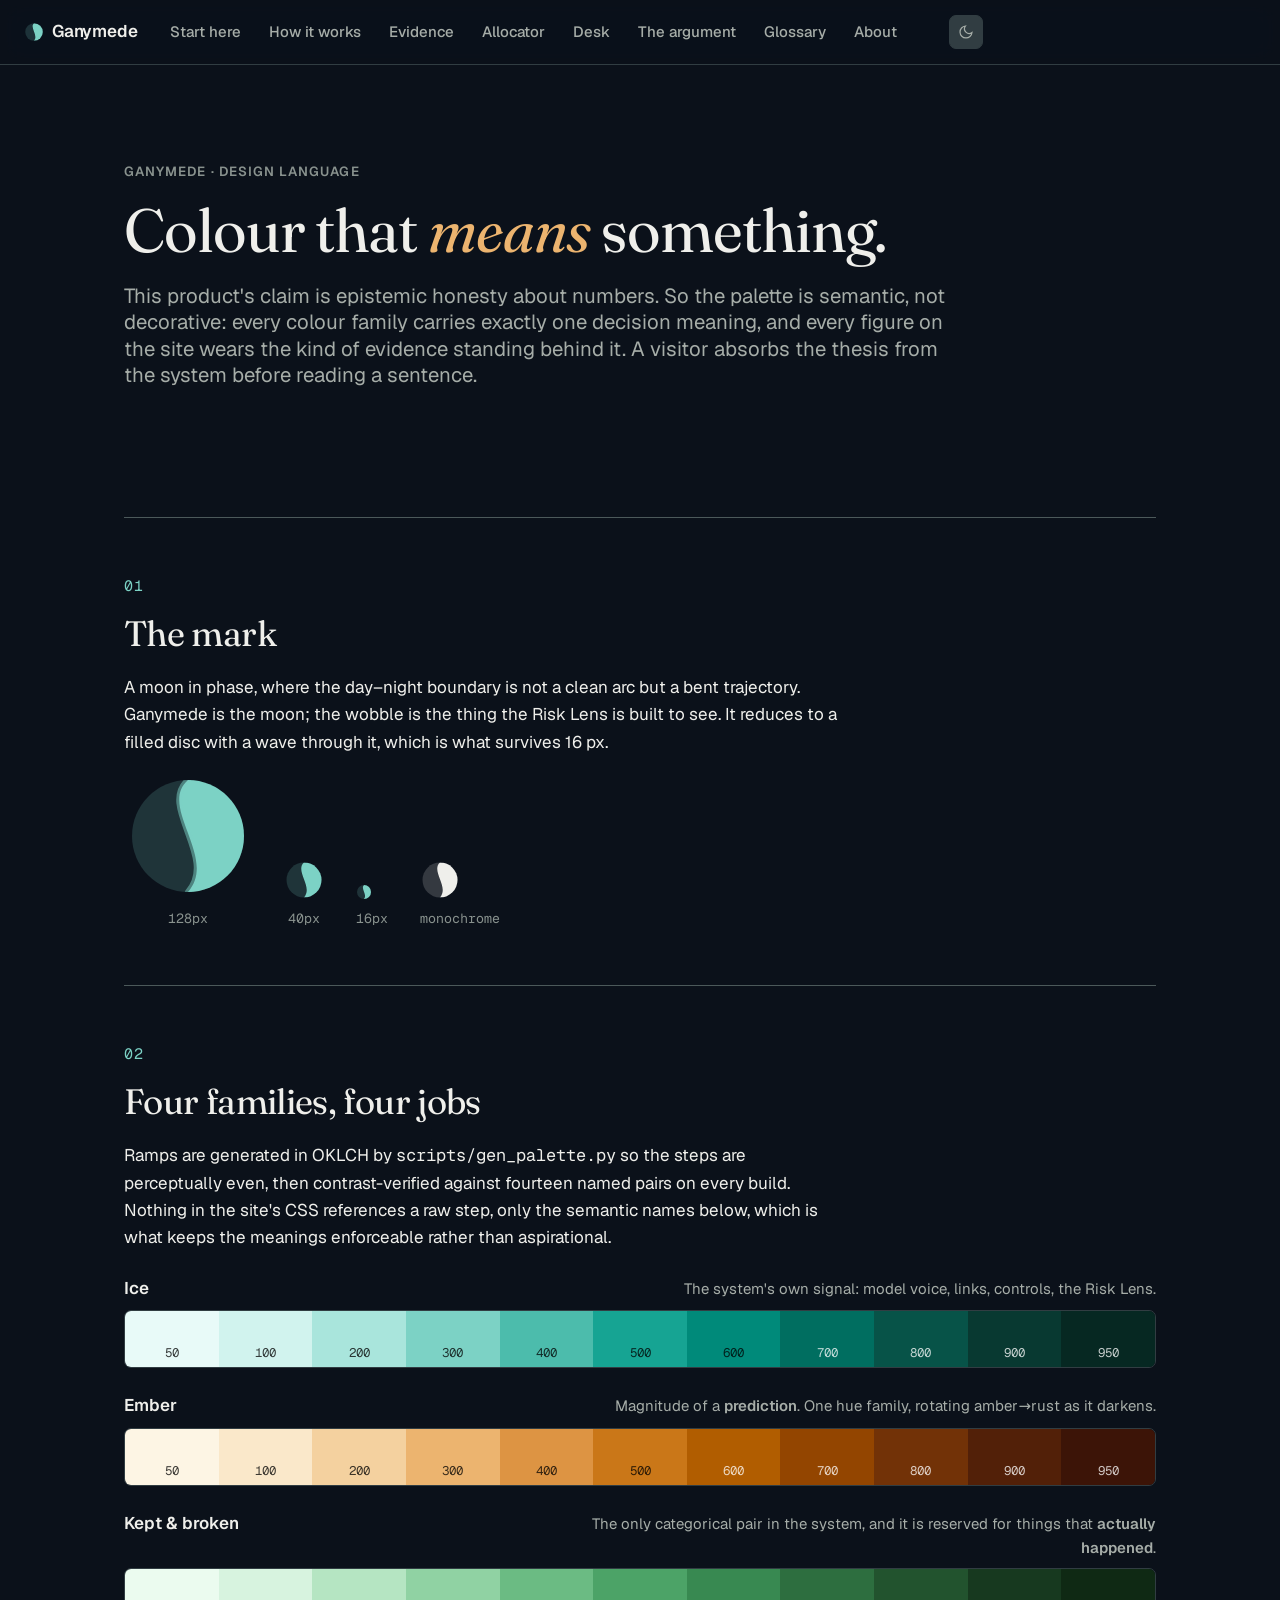
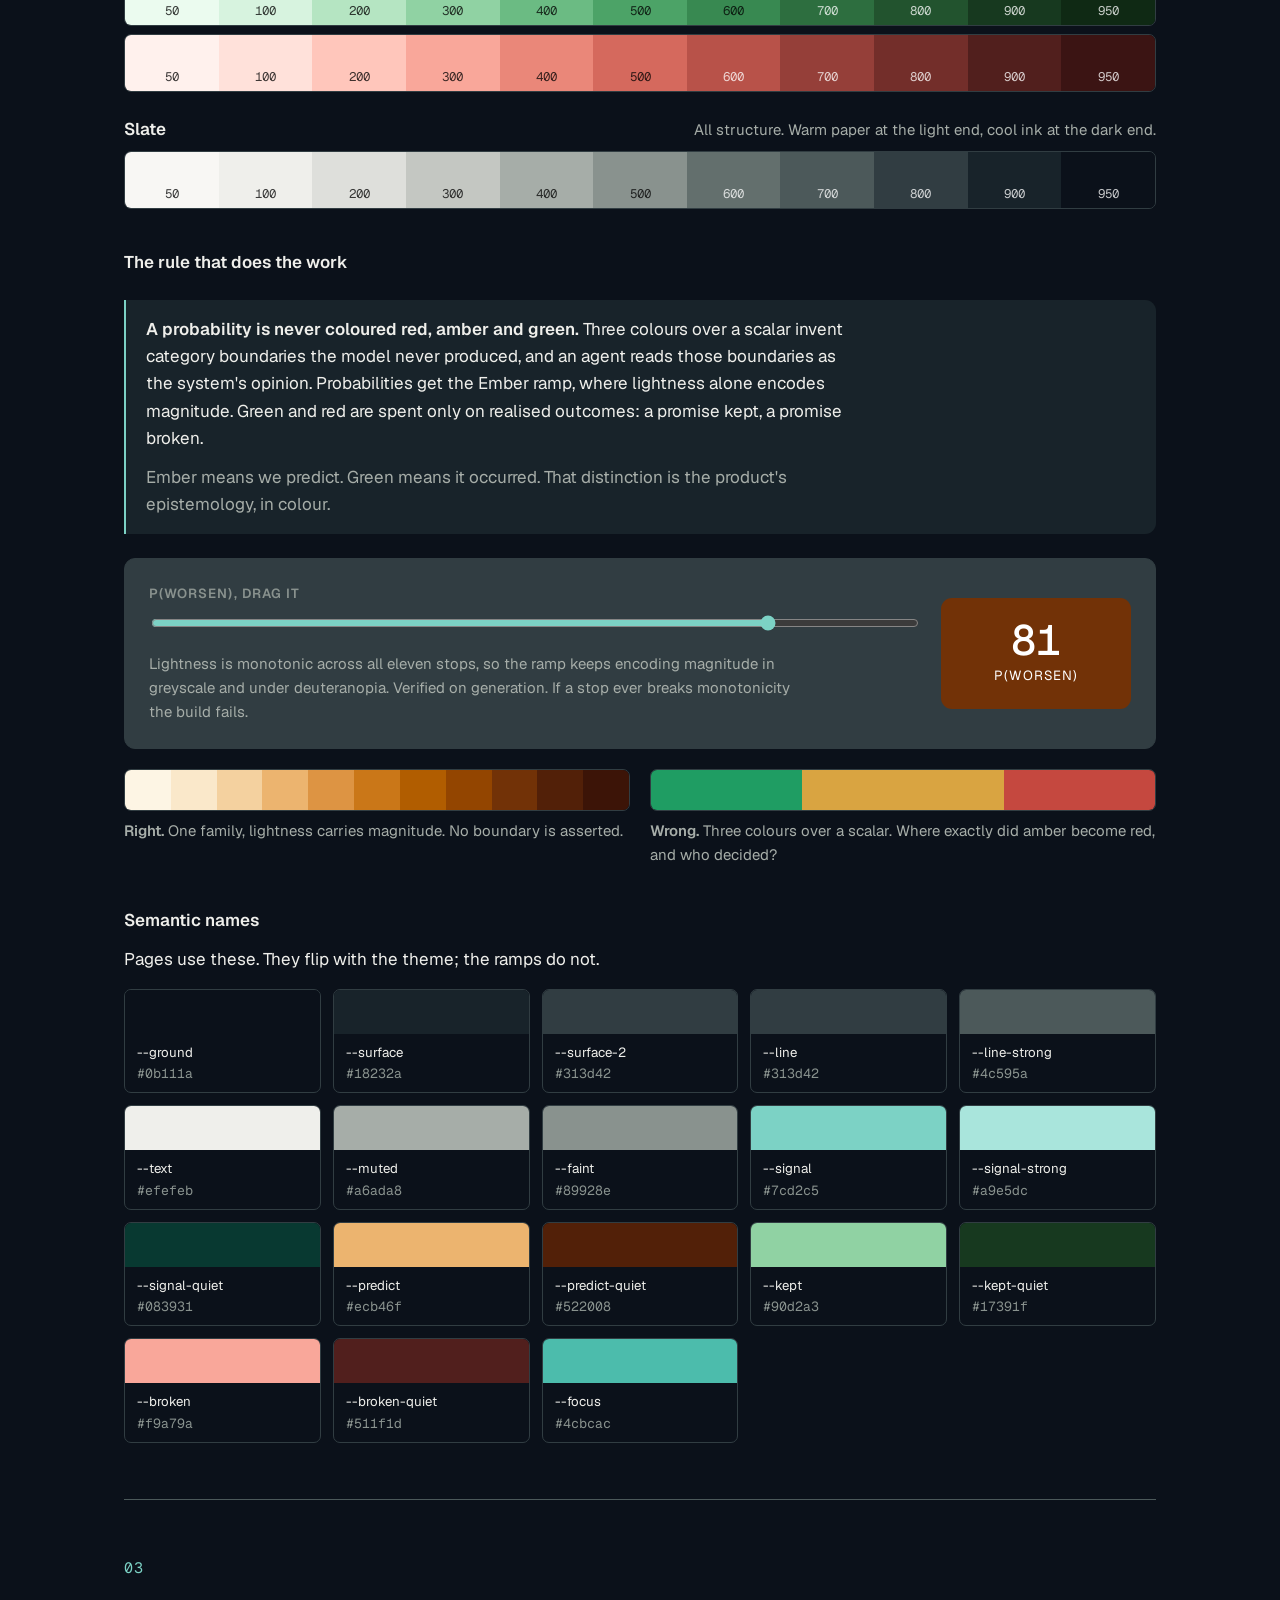
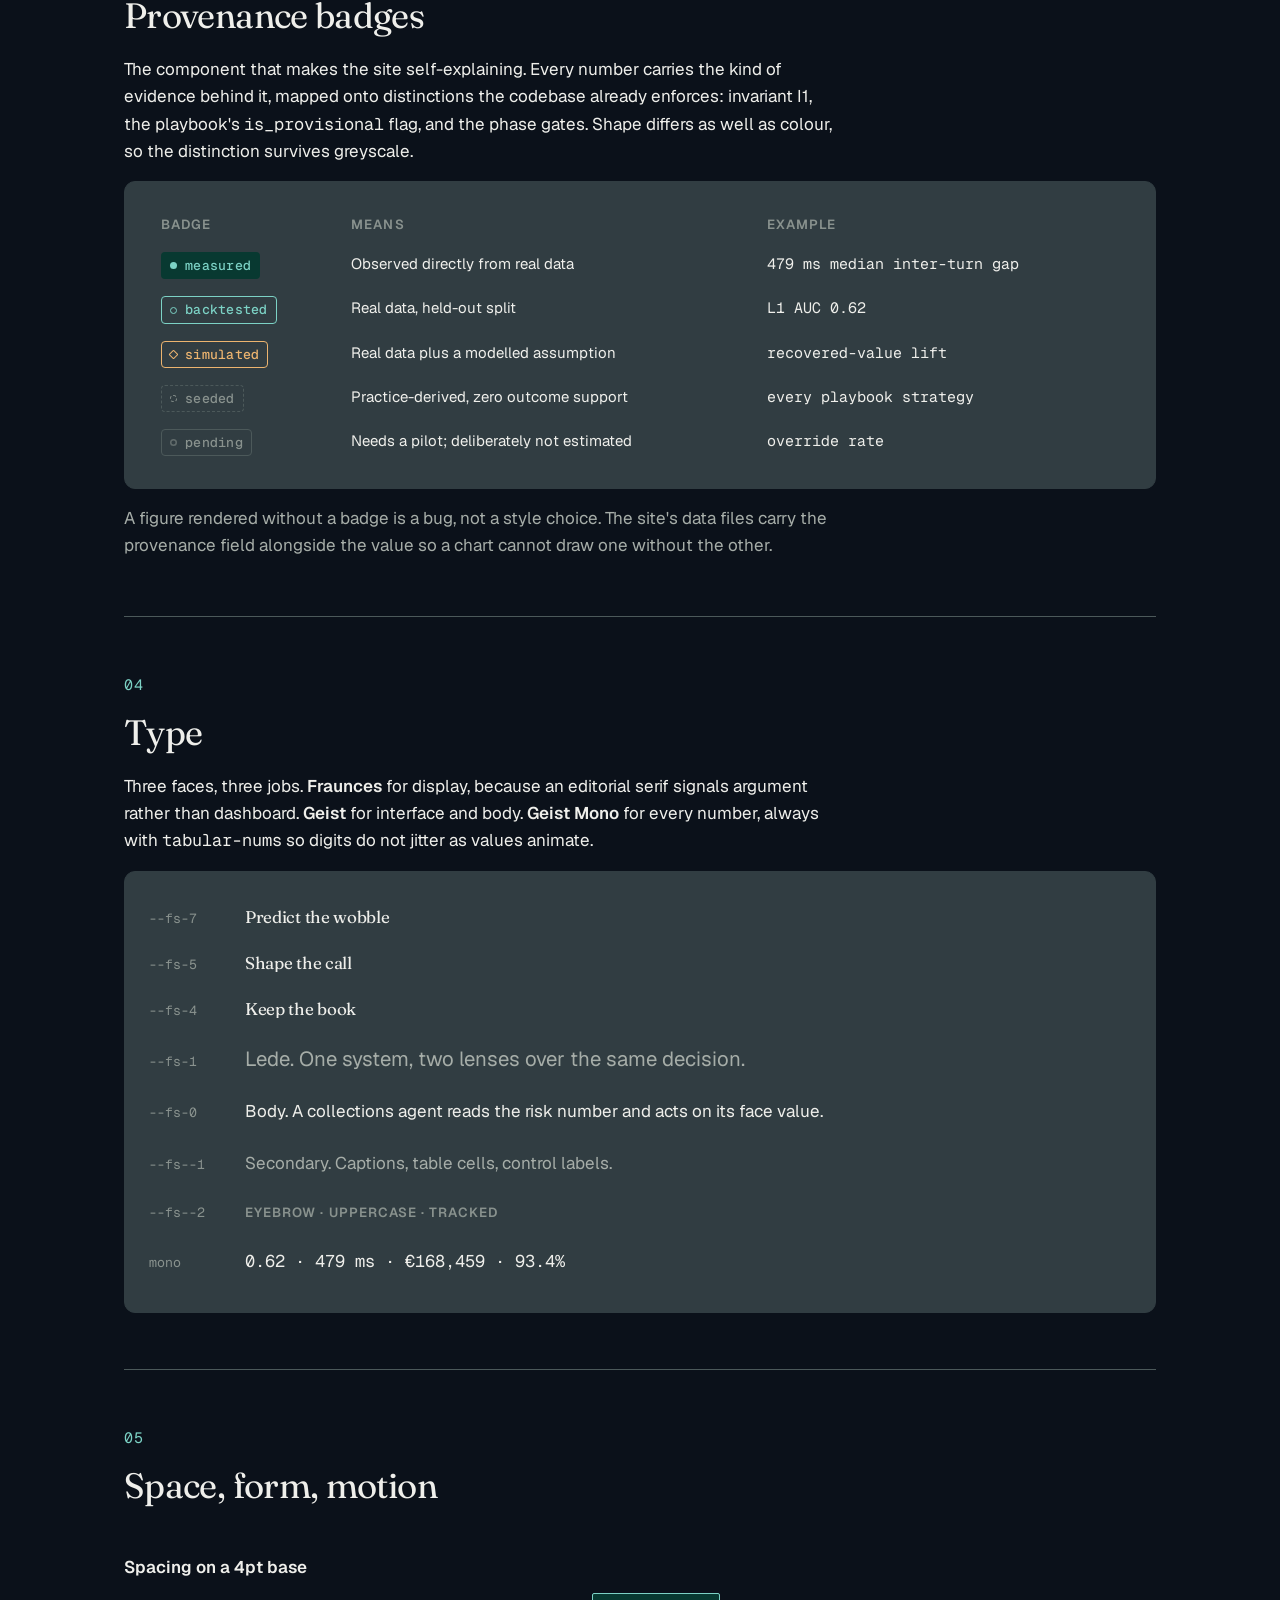
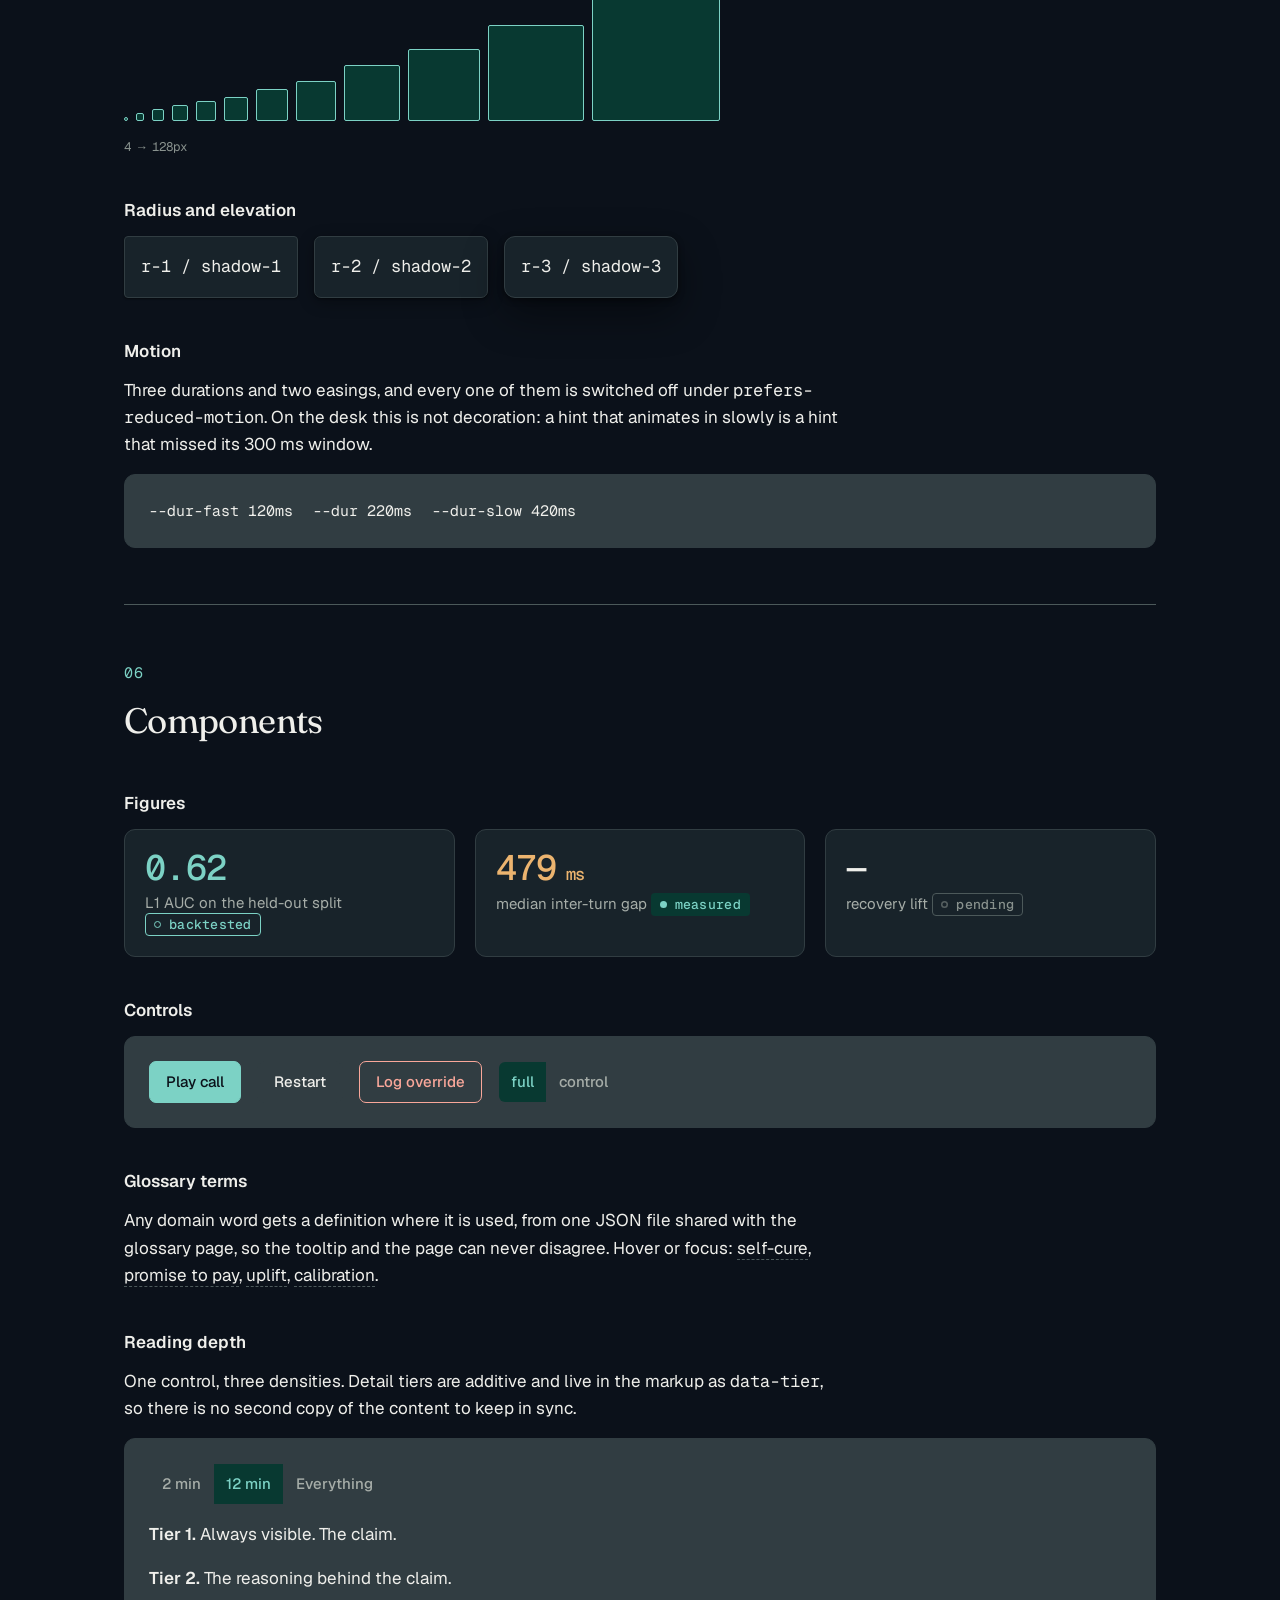
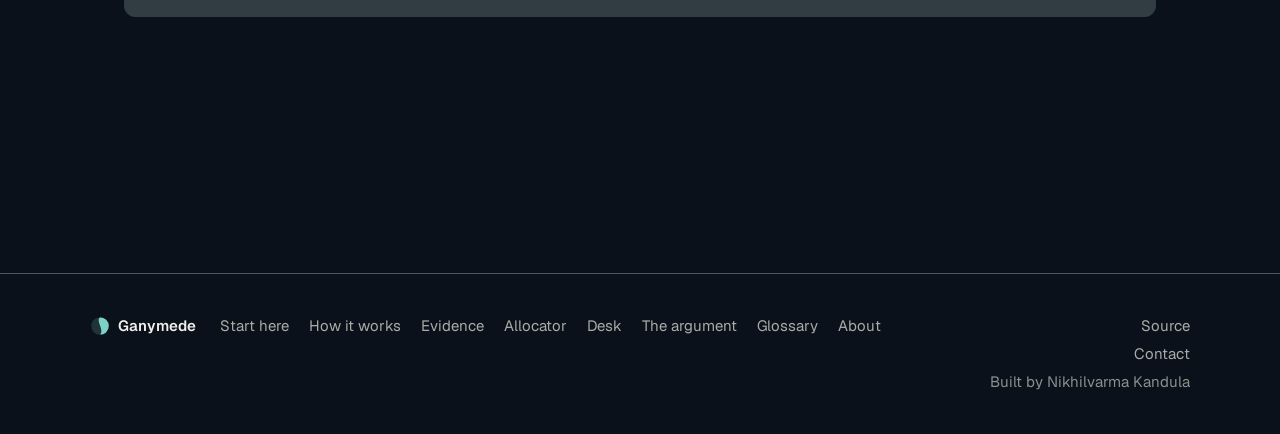
<file: site/design.html>
<!doctype html>
<html lang="en" data-depth="2">
<head>
<meta charset="utf-8">
<meta name="viewport" content="width=device-width,initial-scale=1">
<title>Design system · Ganymede</title>
<meta name="theme-color" content="#0b111a">
<meta name="description" content="The Ganymede design language: a semantic colour system where every family carries one decision meaning, and every number on the site wears its evidence.">
<meta name="robots" content="noindex, nofollow">
<link rel="icon" href="assets/logo/favicon.svg" type="image/svg+xml">
<link rel="canonical" href="https://ganymede-kandula.vercel.app/design">
<meta property="og:type" content="website">
<meta property="og:site_name" content="Ganymede">
<meta property="og:title" content="Ganymede · design system">
<meta property="og:description" content="The Ganymede design language: a semantic colour system where every family carries one decision meaning, and every number on the site wears its evidence.">
<meta property="og:url" content="https://ganymede-kandula.vercel.app/design">
<meta property="og:image" content="https://ganymede-kandula.vercel.app/assets/img/og.png">
<meta property="og:image:width" content="1200">
<meta property="og:image:height" content="630">
<meta property="og:image:alt" content="Ganymede: predict the wobble, shape the call, keep the book.">
<meta name="twitter:card" content="summary_large_image">
<meta name="twitter:title" content="Ganymede · design system">
<meta name="twitter:description" content="The Ganymede design language: a semantic colour system where every family carries one decision meaning, and every number on the site wears its evidence.">
<meta name="twitter:image" content="https://ganymede-kandula.vercel.app/assets/img/og.png">
<meta name="twitter:image:alt" content="Ganymede: predict the wobble, shape the call, keep the book.">
<!-- font-preload -->
<link rel="preload" as="font" type="font/woff2" crossorigin href="assets/fonts/geist-latin-19f9c925.woff2">
<link rel="preload" as="font" type="font/woff2" crossorigin href="assets/fonts/fraunces-latin-7234ed86.woff2">
<!-- /font-preload -->
<link rel="stylesheet" href="assets/fonts/fonts.css">
<link rel="stylesheet" href="assets/tokens.css">
<link rel="stylesheet" href="assets/base.css">
<link rel="stylesheet" href="assets/components.css">
<script>
  // Pre-paint, so the page never flashes the wrong theme or depth.
  try {
    var t = localStorage.getItem('gm-theme');
    if (t) document.documentElement.setAttribute('data-theme', t);
    var d = localStorage.getItem('gm-depth');
    if (d) document.documentElement.setAttribute('data-depth', d);
  } catch (e) {}
</script>
<style>
  .spec { max-width: 1080px; margin: 0 auto; padding: 0 var(--s-6) var(--s-12); }

  .spec-hero { padding: var(--s-11) 0 var(--s-9); }
  .spec-hero h1 { font-size: clamp(2.5rem, 6vw, var(--fs-7)); margin: var(--s-4) 0 var(--s-5); }

  section.sec { padding-top: var(--s-9); margin-top: var(--s-9); border-top: 1px solid var(--line-strong); }
  section.sec > h2 {
    font-family: var(--font-display); font-weight: 400; font-size: var(--fs-4);
    letter-spacing: var(--tracking-tight); margin-bottom: var(--s-3);
  }
  section.sec > h2 .n {
    display: block; font-family: var(--font-mono); font-size: var(--fs--1);
    color: var(--signal); letter-spacing: .04em; margin-bottom: var(--s-2);
  }
  h3.sub { font-size: var(--fs-0); font-weight: 600; margin: var(--s-8) 0 var(--s-3); }

  /* ramp strips */
  .ramp { display: flex; border-radius: var(--r-2); overflow: hidden; border: 1px solid var(--line); }
  .ramp div { flex: 1; height: 56px; position: relative; }
  .ramp div span {
    position: absolute; inset: auto 0 4px; text-align: center;
    font-family: var(--font-mono); font-size: var(--fs-micro); opacity: .75;
  }
  .ramp-label { display: flex; justify-content: space-between; align-items: baseline; margin: var(--s-6) 0 var(--s-2); }
  .ramp-label b { font-size: var(--fs-0); font-weight: 600; }
  .ramp-label em { font-style: normal; color: var(--muted); font-size: var(--fs--1); max-width: 62ch; text-align: right; }
  @media (max-width: 700px) { .ramp-label { flex-direction: column; gap: 4px; } .ramp-label em { text-align: left; } }

  .swatchgrid { display: grid; grid-template-columns: repeat(auto-fill, minmax(168px, 1fr)); gap: var(--s-3); }
  .sw { border: 1px solid var(--line); border-radius: var(--r-2); overflow: hidden; }
  .sw i { display: block; height: 44px; }
  .sw p { margin: 0; padding: var(--s-2) var(--s-3); font-size: var(--fs--2); }
  .sw code { font-family: var(--font-mono); color: var(--faint); display: block; }

  /* risk demo */
  .riskdemo { display: grid; grid-template-columns: 1fr 190px; gap: var(--s-6); align-items: center; }
  @media (max-width: 700px) { .riskdemo { grid-template-columns: 1fr; } }
  .riskdemo input[type=range] { width: 100%; accent-color: var(--signal); }
  .riskchip {
    border-radius: var(--r-3); padding: var(--s-5); text-align: center;
    border: 1px solid var(--line);
  }
  .riskchip b { font-family: var(--font-mono); font-size: var(--fs-5); font-weight: 500; display: block; line-height: 1; }
  .riskchip span { font-size: var(--fs--2); letter-spacing: var(--tracking-wide); text-transform: uppercase; }

  .wrong { display: grid; grid-template-columns: 1fr 1fr; gap: var(--s-5); margin-top: var(--s-5); }
  @media (max-width: 700px) { .wrong { grid-template-columns: 1fr; } }
  .wrong figure { margin: 0; }
  .wrong figcaption { font-size: var(--fs--1); color: var(--muted); margin-top: var(--s-2); }
  .tl { display: flex; border-radius: var(--r-2); overflow: hidden; border: 1px solid var(--line); }
  .tl div { flex: 1; height: 40px; }

  .typerow { display: flex; align-items: baseline; gap: var(--s-5); padding: var(--s-3) 0; border-bottom: 1px solid var(--line); }
  .typerow code { font-family: var(--font-mono); font-size: var(--fs--2); color: var(--faint); width: 76px; flex: none; }
  .typerow .samp { overflow: hidden; white-space: nowrap; text-overflow: ellipsis; }

  .scalebar { display: flex; align-items: flex-end; gap: var(--s-2); flex-wrap: wrap; }
  .scalebar div { background: var(--signal-quiet); border: 1px solid var(--signal); border-radius: 2px; }
  .scalebar p { margin: 0; font-family: var(--font-mono); font-size: var(--fs-micro); color: var(--faint); text-align: center; }

  .demo { background: var(--surface-2); border: 1px solid var(--line); border-radius: var(--r-3); padding: var(--s-6); }
  .demo + .demo { margin-top: var(--s-4); }
  .demo .row { flex-wrap: wrap; }

  .marks { display: flex; align-items: flex-end; gap: var(--s-7); flex-wrap: wrap; color: var(--signal); }
  .marks figure { margin: 0; text-align: center; }
  .marks figcaption { font-family: var(--font-mono); font-size: var(--fs--2); color: var(--faint); margin-top: var(--s-2); }
</style>
</head>
<body>
<a class="skip" href="#main">Skip to content</a>

<nav class="topnav">
  <a class="brand" href="index.html">
    <svg viewBox="0 0 32 32" aria-hidden="true" style="color:var(--signal)">
      <defs><clipPath id="nav-d"><circle cx="16" cy="16" r="14"/></clipPath></defs>
      <circle cx="16" cy="16" r="14" fill="currentColor" opacity=".18"/>
      <path d="M16 2C8.4 8.6 23.6 21.4 16 30L31 30L31 2Z" clip-path="url(#nav-d)" fill="currentColor"/>
    </svg>
    Ganymede
  </a>
  <div class="navlinks">
    <a href="index.html">Start here</a>
    <a href="system.html">How it works</a>
    <a href="evidence.html">Evidence</a>
    <a href="queue.html">Allocator</a>
    <a href="desk.html">Desk</a>
    <a href="case.html">The argument</a>
    <a href="glossary.html">Glossary</a>
    <a href="about.html">About</a>
  </div>
  <span class="spacer"></span>
  <button class="themebtn" data-theme-btn aria-label="Toggle theme">
    <svg viewBox="0 0 24 24" fill="none" stroke="currentColor" stroke-width="1.8" aria-hidden="true">
      <path d="M21 12.8A9 9 0 1 1 11.2 3a7 7 0 0 0 9.8 9.8Z"/>
    </svg>
  </button>
  <button class="themebtn navtoggle" data-nav-toggle aria-expanded="false" aria-label="Open menu">
    <svg viewBox="0 0 24 24" fill="none" stroke="currentColor" stroke-width="1.9" aria-hidden="true">
      <path d="M4 7h16M4 12h16M4 17h16"/>
    </svg>
  </button>
</nav>

<main id="main" class="spec">
  <header class="spec-hero">
    <p class="eyebrow">Ganymede · design language</p>
    <h1 class="display">Colour that <em>means</em> something.</h1>
    <p class="lede">This product's claim is epistemic honesty about numbers. So the palette is
      semantic, not decorative: every colour family carries exactly one decision meaning, and
      every figure on the site wears the kind of evidence standing behind it. A visitor absorbs
      the thesis from the system before reading a sentence.</p>
  </header>

  <!-- ================= 01 MARK ================= -->
  <section class="sec">
    <h2><span class="n">01</span>The mark</h2>
    <p>A moon in phase, where the day–night boundary is not a clean arc but a bent trajectory.
      Ganymede is the moon; the wobble is the thing the Risk Lens is built to see. It reduces to
      a filled disc with a wave through it, which is what survives 16&nbsp;px.</p>
    <div class="marks">
      <figure>
        <svg width="128" height="128" viewBox="0 0 32 32" aria-label="Ganymede mark, large">
          <defs><clipPath id="m1"><circle cx="16" cy="16" r="14"/></clipPath></defs>
          <circle cx="16" cy="16" r="14" fill="currentColor" opacity=".18"/>
          <path d="M16 2C8.4 8.6 23.6 21.4 16 30L31 30L31 2Z" clip-path="url(#m1)" fill="currentColor"/>
          <path d="M16 2C8.4 8.6 23.6 21.4 16 30" clip-path="url(#m1)" fill="none"
                stroke="currentColor" stroke-width="1.5" stroke-linecap="round" opacity=".5"/>
        </svg>
        <figcaption>128px</figcaption>
      </figure>
      <figure>
        <svg width="40" height="40" viewBox="0 0 32 32" aria-hidden="true">
          <defs><clipPath id="m2"><circle cx="16" cy="16" r="14"/></clipPath></defs>
          <circle cx="16" cy="16" r="14" fill="currentColor" opacity=".18"/>
          <path d="M16 2C8.4 8.6 23.6 21.4 16 30L31 30L31 2Z" clip-path="url(#m2)" fill="currentColor"/>
        </svg>
        <figcaption>40px</figcaption>
      </figure>
      <figure>
        <svg width="16" height="16" viewBox="0 0 32 32" aria-hidden="true">
          <defs><clipPath id="m3"><circle cx="16" cy="16" r="14"/></clipPath></defs>
          <circle cx="16" cy="16" r="14" fill="currentColor" opacity=".18"/>
          <path d="M16 2C8.4 8.6 23.6 21.4 16 30L31 30L31 2Z" clip-path="url(#m3)" fill="currentColor"/>
        </svg>
        <figcaption>16px</figcaption>
      </figure>
      <figure style="color:var(--text)">
        <svg width="40" height="40" viewBox="0 0 32 32" aria-hidden="true">
          <defs><clipPath id="m4"><circle cx="16" cy="16" r="14"/></clipPath></defs>
          <circle cx="16" cy="16" r="14" fill="currentColor" opacity=".18"/>
          <path d="M16 2C8.4 8.6 23.6 21.4 16 30L31 30L31 2Z" clip-path="url(#m4)" fill="currentColor"/>
        </svg>
        <figcaption>monochrome</figcaption>
      </figure>
    </div>
  </section>

  <!-- ================= 02 COLOUR ================= -->
  <section class="sec">
    <h2><span class="n">02</span>Four families, four jobs</h2>
    <p>Ramps are generated in OKLCH by <code class="mono">scripts/gen_palette.py</code> so the
      steps are perceptually even, then contrast-verified against fourteen named pairs on every
      build. Nothing in the site's CSS references a raw step, only the semantic names below, which is what keeps the meanings enforceable rather than aspirational.</p>

    <div class="ramp-label"><b>Ice</b><em>The system's own signal: model voice, links, controls, the Risk Lens.</em></div>
    <div class="ramp" id="ramp-ice"></div>

    <div class="ramp-label"><b>Ember</b><em>Magnitude of a <strong>prediction</strong>. One hue family, rotating amber&rarr;rust as it darkens.</em></div>
    <div class="ramp" id="ramp-ember"></div>

    <div class="ramp-label"><b>Kept &amp; broken</b><em>The only categorical pair in the system, and it is reserved for things that <strong>actually happened</strong>.</em></div>
    <div class="ramp" id="ramp-kept"></div>
    <div class="ramp" id="ramp-broken" style="margin-top:var(--s-2)"></div>

    <div class="ramp-label"><b>Slate</b><em>All structure. Warm paper at the light end, cool ink at the dark end.</em></div>
    <div class="ramp" id="ramp-slate"></div>

    <h3 class="sub">The rule that does the work</h3>
    <div class="callout">
      <p style="margin:0"><strong>A probability is never coloured red, amber and green.</strong>
      Three colours over a scalar invent category boundaries the model never produced, and an
      agent reads those boundaries as the system's opinion. Probabilities get the Ember ramp,
      where lightness alone encodes magnitude. Green and red are spent only on realised outcomes: a promise kept, a promise broken.</p>
      <p style="margin:var(--s-3) 0 0;color:var(--muted)">Ember means we predict.
      Green means it occurred. That distinction is the product's epistemology, in colour.</p>
    </div>

    <div class="riskdemo demo">
      <div>
        <p class="eyebrow" style="margin-bottom:var(--s-2)">p(worsen), drag it</p>
        <input type="range" id="riskRange" min="0" max="100" value="81" step="1"
               aria-label="Probability of worsening">
        <p style="color:var(--muted);font-size:var(--fs--1);margin:var(--s-3) 0 0">
          Lightness is monotonic across all eleven stops, so the ramp keeps encoding magnitude in
          greyscale and under deuteranopia. Verified on generation. If a stop ever breaks monotonicity the build fails.</p>
      </div>
      <div class="riskchip" id="riskChip">
        <b id="riskVal">81</b><span>p(worsen)</span>
      </div>
    </div>

    <div class="wrong">
      <figure>
        <div class="tl" id="tl-good"></div>
        <figcaption><strong>Right.</strong> One family, lightness carries magnitude. No boundary is asserted.</figcaption>
      </figure>
      <figure>
        <!-- Hardcoded on purpose: this is the anti-example, and it has to look
             the same in both themes for the comparison to make its point. -->
        <div class="tl">
          <div style="flex:3;background:#1f9d63"></div>
          <div style="flex:4;background:#d9a441"></div>
          <div style="flex:3;background:#c5483f"></div>
        </div>
        <figcaption><strong>Wrong.</strong> Three colours over a scalar. Where exactly did amber become red, and who decided?</figcaption>
      </figure>
    </div>

    <h3 class="sub">Semantic names</h3>
    <p>Pages use these. They flip with the theme; the ramps do not.</p>
    <div class="swatchgrid" id="semantic"></div>
  </section>

  <!-- ================= 03 PROVENANCE ================= -->
  <section class="sec">
    <h2><span class="n">03</span>Provenance badges</h2>
    <p>The component that makes the site self-explaining. Every number carries the kind of
      evidence behind it, mapped onto distinctions the codebase already enforces: invariant I1, the playbook's <code class="mono">is_provisional</code> flag, and the phase gates. Shape
      differs as well as colour, so the distinction survives greyscale.</p>
    <div class="demo scroll-x">
      <table style="min-width:520px">
        <thead><tr><th>Badge</th><th>Means</th><th>Example</th></tr></thead>
        <tbody>
          <tr><td><span class="badge badge-measured">measured</span></td>
              <td>Observed directly from real data</td>
              <td class="mono">479 ms median inter-turn gap</td></tr>
          <tr><td><span class="badge badge-backtested">backtested</span></td>
              <td>Real data, held-out split</td>
              <td class="mono">L1 AUC 0.62</td></tr>
          <tr><td><span class="badge badge-simulated">simulated</span></td>
              <td>Real data plus a modelled assumption</td>
              <td class="mono">recovered-value lift</td></tr>
          <tr><td><span class="badge badge-seeded">seeded</span></td>
              <td>Practice-derived, zero outcome support</td>
              <td class="mono">every playbook strategy</td></tr>
          <tr><td><span class="badge badge-pending">pending</span></td>
              <td>Needs a pilot; deliberately not estimated</td>
              <td class="mono">override rate</td></tr>
        </tbody>
      </table>
    </div>
    <p style="color:var(--muted);margin-top:var(--s-4)">A figure rendered without a badge is a
      bug, not a style choice. The site's data files carry the provenance field alongside the
      value so a chart cannot draw one without the other.</p>
  </section>

  <!-- ================= 04 TYPE ================= -->
  <section class="sec">
    <h2><span class="n">04</span>Type</h2>
    <p>Three faces, three jobs. <strong>Fraunces</strong> for display, because an editorial serif signals argument rather than dashboard. <strong>Geist</strong> for interface and body. <strong>Geist Mono</strong> for every number, always with
      <code class="mono">tabular-nums</code> so digits do not jitter as values animate.</p>
    <div class="demo">
      <div class="typerow"><code>--fs-7</code><div class="samp display">Predict the wobble</div></div>
      <div class="typerow"><code>--fs-5</code><div class="samp display">Shape the call</div></div>
      <div class="typerow"><code>--fs-4</code><div class="samp display">Keep the book</div></div>
      <div class="typerow"><code>--fs-1</code><div class="samp lede" style="max-width:none">Lede. One system, two lenses over the same decision.</div></div>
      <div class="typerow"><code>--fs-0</code><div class="samp">Body. A collections agent reads the risk number and acts on its face value.</div></div>
      <div class="typerow"><code>--fs--1</code><div class="samp" style="color:var(--muted)">Secondary. Captions, table cells, control labels.</div></div>
      <div class="typerow"><code>--fs--2</code><div class="samp eyebrow">Eyebrow · uppercase · tracked</div></div>
      <div class="typerow" style="border:0"><code>mono</code><div class="samp mono">0.62 · 479 ms · €168,459 · 93.4%</div></div>
    </div>
  </section>

  <!-- ================= 05 SPACE, FORM, MOTION ================= -->
  <section class="sec">
    <h2><span class="n">05</span>Space, form, motion</h2>
    <h3 class="sub">Spacing on a 4pt base</h3>
    <div class="scalebar" id="spacebar"></div>

    <h3 class="sub">Radius and elevation</h3>
    <div class="row" style="flex-wrap:wrap;gap:var(--s-4)">
      <div class="card" style="border-radius:var(--r-1);box-shadow:var(--shadow-1);padding:var(--s-4)"><code class="mono">r-1 / shadow-1</code></div>
      <div class="card" style="border-radius:var(--r-2);box-shadow:var(--shadow-2);padding:var(--s-4)"><code class="mono">r-2 / shadow-2</code></div>
      <div class="card" style="border-radius:var(--r-3);box-shadow:var(--shadow-3);padding:var(--s-4)"><code class="mono">r-3 / shadow-3</code></div>
    </div>

    <h3 class="sub">Motion</h3>
    <p>Three durations and two easings, and every one of them is switched off under
      <code class="mono">prefers-reduced-motion</code>. On the desk this is not decoration:
      a hint that animates in slowly is a hint that missed its 300&nbsp;ms window.</p>
    <div class="demo row" style="gap:var(--s-5)">
      <span class="mono" style="font-size:var(--fs--1)">--dur-fast 120ms</span>
      <span class="mono" style="font-size:var(--fs--1)">--dur 220ms</span>
      <span class="mono" style="font-size:var(--fs--1)">--dur-slow 420ms</span>
    </div>
  </section>

  <!-- ================= 06 COMPONENTS ================= -->
  <section class="sec">
    <h2><span class="n">06</span>Components</h2>

    <h3 class="sub">Figures</h3>
    <div class="grid" style="grid-template-columns:repeat(auto-fit,minmax(200px,1fr))">
      <div class="stat signal"><b>0.62</b><span class="cap">L1 AUC on the held-out split <span class="badge badge-backtested">backtested</span></span></div>
      <div class="stat predict"><b>479<small style="font-size:var(--fs-0)"> ms</small></b><span class="cap">median inter-turn gap <span class="badge badge-measured">measured</span></span></div>
      <div class="stat"><b>—</b><span class="cap">recovery lift <span class="badge badge-pending">pending</span></span></div>
    </div>

    <h3 class="sub">Controls</h3>
    <div class="demo row" style="gap:var(--s-4)">
      <button class="btn btn-primary">Play call</button>
      <button class="btn">Restart</button>
      <button class="btn btn-danger">Log override</button>
      <div class="seg" role="group" aria-label="Example segmented control">
        <button aria-pressed="true">full</button><button aria-pressed="false">control</button>
      </div>
    </div>

    <h3 class="sub">Glossary terms</h3>
    <p>Any domain word gets a definition where it is used, from one JSON file shared with the glossary page, so the tooltip and the page can never disagree. Hover or focus:
      <span data-term="self-cure">self-cure</span>,
      <span data-term="ptp">promise to pay</span>,
      <span data-term="uplift">uplift</span>,
      <span data-term="calibration">calibration</span>.</p>

    <h3 class="sub">Reading depth</h3>
    <p>One control, three densities. Detail tiers are additive and live in the markup as
      <code class="mono">data-tier</code>, so there is no second copy of the content to keep in sync.</p>
    <div class="demo">
      <div class="seg" role="group" aria-label="Reading depth">
        <button data-depth-btn="1" aria-pressed="false">2 min</button>
        <button data-depth-btn="2" aria-pressed="true">12 min</button>
        <button data-depth-btn="3" aria-pressed="false">Everything</button>
      </div>
      <p data-tier="1" style="margin-top:var(--s-4)"><strong>Tier 1.</strong> Always visible. The claim.</p>
      <p data-tier="2" style="margin:0"><strong>Tier 2.</strong> The reasoning behind the claim.</p>
      <p data-tier="3" style="margin:0"><strong>Tier 3.</strong> The method, the caveat, the number's provenance.</p>
    </div>
  </section>
</main>

<footer class="site">
  <div class="footwrap">
    <div class="footbrand">
      <svg viewBox="0 0 32 32" aria-hidden="true">
        <defs><clipPath id="fd"><circle cx="16" cy="16" r="14"/></clipPath></defs>
        <circle cx="16" cy="16" r="14" fill="currentColor" opacity=".18"/>
        <path d="M16 2C8.4 8.6 23.6 21.4 16 30L31 30L31 2Z" clip-path="url(#fd)" fill="currentColor"/>
      </svg>
      <span>Ganymede</span>
    </div>
    <nav class="footnav" aria-label="Footer">
      <a href="index.html">Start here</a>
      <a href="system.html">How it works</a>
      <a href="evidence.html">Evidence</a>
      <a href="queue.html">Allocator</a>
      <a href="desk.html">Desk</a>
      <a href="case.html">The argument</a>
      <a href="glossary.html">Glossary</a>
      <a href="about.html">About</a>
    </nav>
    <div class="footmeta">
      <a href="https://github.com/kandulanikhilvarma/ganymede">Source</a>
      <a href="mailto:kandulanikhilvarma@gmail.com">Contact</a>
      <span>Built by Nikhilvarma Kandula</span>
    </div>
  </div>
</footer>

<script type="module" src="assets/js/site.js"></script>
<script>
  const STEPS = [50,100,200,300,400,500,600,700,800,900,950];
  const css = getComputedStyle(document.documentElement);
  const tok = n => css.getPropertyValue(n).trim();
  // Black or white, whichever has more contrast on this swatch (WCAG luminance).
  const labelOn = hex => {
    const lin = c => (c /= 255) <= 0.04045 ? c / 12.92 : ((c + 0.055) / 1.055) ** 2.4;
    const [r, g, b] = [1, 3, 5].map(i => lin(parseInt(hex.slice(i, i + 2), 16)));
    const L = 0.2126 * r + 0.7152 * g + 0.0722 * b;
    return (L + 0.05) / 0.05 >= 1.05 / (L + 0.05) ? '#000' : '#fff';
  };

  function paintRamp(id, family) {
    const el = document.getElementById(id);
    if (!el) return;
    el.innerHTML = STEPS.map(s => {
      const c = tok(`--${family}-${s}`);
      return `<div style="background:${c}"><span style="color:${labelOn(c)}">${s}</span></div>`;
    }).join('');
  }
  ['ice','ember','kept','broken','slate'].forEach(f => paintRamp('ramp-' + f, f));

  // the risk ramp, shown as the continuous thing it is
  document.getElementById('tl-good').innerHTML =
    Array.from({length: 11}, (_, i) => `<div style="background:${tok('--risk-' + i * 10)}"></div>`).join('');

  // live risk chip: bucket to the nearest decile stop, exactly as the desk gauge does
  const range = document.getElementById('riskRange');
  const chip = document.getElementById('riskChip');
  const val = document.getElementById('riskVal');
  function paintRisk() {
    const p = +range.value;
    const stop = Math.round(p / 10) * 10;
    chip.style.background = tok('--risk-' + stop);
    chip.style.color = `var(--on-risk-${stop})`;
    chip.style.borderColor = 'transparent';
    val.textContent = p;
  }
  range.addEventListener('input', paintRisk);
  paintRisk();

  // semantic swatches
  const SEM = ['ground','surface','surface-2','line','line-strong','text','muted','faint',
               'signal','signal-strong','signal-quiet','predict','predict-quiet',
               'kept','kept-quiet','broken','broken-quiet','focus'];
  document.getElementById('semantic').innerHTML = SEM.map(n =>
    `<div class="sw"><i style="background:${tok('--' + n)}"></i>
       <p>--${n}<code>${tok('--' + n)}</code></p></div>`).join('');

  // spacing scale
  const SP = [1,2,3,4,5,6,7,8,9,10,11,12];
  document.getElementById('spacebar').innerHTML = SP.map(i => {
    const v = tok('--s-' + i);
    return `<div style="width:${v};height:${v}"></div>`;
  }).join('') + `<p style="width:100%;text-align:left;margin-top:var(--s-2)">4 → 128px</p>`;
</script>
</body>
</html>
</file>
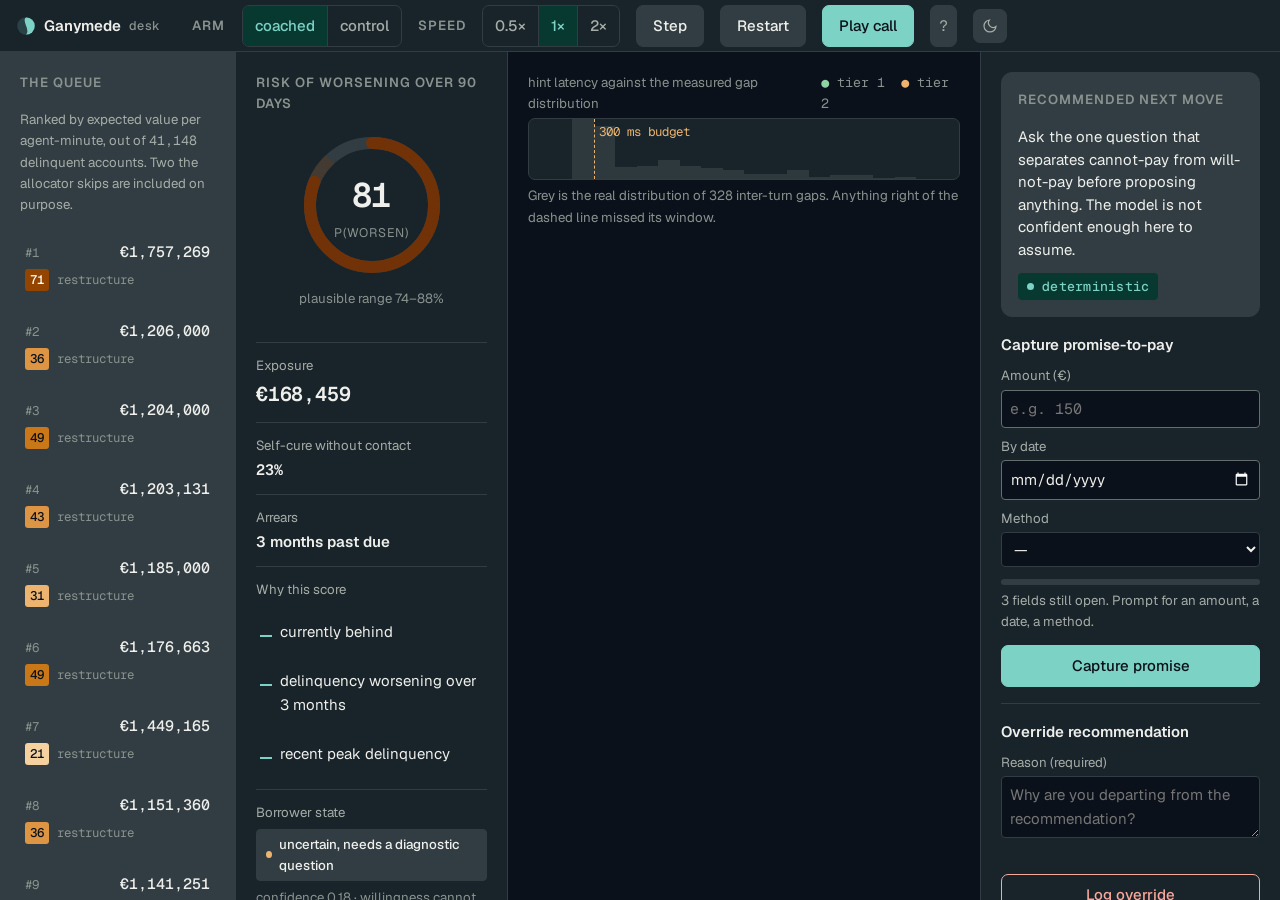
<file: site/desk.html>
<!doctype html>
<html lang="en" data-depth="2">
<head>
<meta charset="utf-8">
<meta name="viewport" content="width=device-width,initial-scale=1">
<title>Agent desk · Ganymede</title>
<meta name="theme-color" content="#0b111a">
<meta name="description" content="Work a real scored collections queue: risk with reason codes, borrower state, live coaching hints against a measured latency budget, promise capture, override, and a permanent control arm.">
<link rel="icon" href="assets/logo/favicon.svg" type="image/svg+xml">
<link rel="canonical" href="https://ganymede-kandula.vercel.app/desk">
<meta property="og:type" content="website">
<meta property="og:site_name" content="Ganymede">
<meta property="og:title" content="Ganymede · agent desk">
<meta property="og:description" content="Work a real scored collections queue: risk with reason codes, borrower state, live coaching hints against a measured latency budget, promise capture, override, and a permanent control arm.">
<meta property="og:url" content="https://ganymede-kandula.vercel.app/desk">
<meta property="og:image" content="https://ganymede-kandula.vercel.app/assets/img/og.png">
<meta property="og:image:width" content="1200">
<meta property="og:image:height" content="630">
<meta property="og:image:alt" content="Ganymede: predict the wobble, shape the call, keep the book.">
<meta name="twitter:card" content="summary_large_image">
<meta name="twitter:title" content="Ganymede · agent desk">
<meta name="twitter:description" content="Work a real scored collections queue: risk with reason codes, borrower state, live coaching hints against a measured latency budget, promise capture, override, and a permanent control arm.">
<meta name="twitter:image" content="https://ganymede-kandula.vercel.app/assets/img/og.png">
<meta name="twitter:image:alt" content="Ganymede: predict the wobble, shape the call, keep the book.">
<!-- font-preload -->
<link rel="preload" as="font" type="font/woff2" crossorigin href="assets/fonts/geist-latin-19f9c925.woff2">
<link rel="preload" as="font" type="font/woff2" crossorigin href="assets/fonts/fraunces-latin-7234ed86.woff2">
<!-- /font-preload -->
<link rel="stylesheet" href="assets/fonts/fonts.css">
<link rel="stylesheet" href="assets/tokens.css">
<link rel="stylesheet" href="assets/base.css">
<link rel="stylesheet" href="assets/components.css">
<script>
  try {
    var t = localStorage.getItem('gm-theme');
    if (t) document.documentElement.setAttribute('data-theme', t);
  } catch (e) {}
</script>
<style>
  body { font-size: var(--fs--1); overflow: hidden; }
  @media (max-width: 1100px) { body { overflow: auto; } }

  .deskbar {
    display: flex; align-items: center; gap: var(--s-4);
    padding: var(--s-2) var(--s-4); border-bottom: 1px solid var(--line);
    background: var(--surface); height: 52px;
  }
  .deskbar .brand { font-size: var(--fs--1); }
  .deskbar .lbl { font-size: var(--fs--2); letter-spacing: var(--tracking-wide);
                  text-transform: uppercase; color: var(--faint); font-weight: 600; }

  .stage {
    display: grid; grid-template-columns: 236px 272px minmax(0,1fr) 300px;
    height: calc(100vh - 52px);
  }
  .col { overflow-y: auto; padding: var(--s-5); }
  .col.queue { border-right: 1px solid var(--line); background: var(--surface-2); padding: var(--s-3); }
  .col.who { border-right: 1px solid var(--line); background: var(--surface); }
  .col.act { border-left: 1px solid var(--line); background: var(--surface); }
  .col.talk { background: var(--ground); }

  /* ---- queue rail ---- */
  .qhead { padding: var(--s-2) var(--s-2) var(--s-3); }
  .qitem {
    display: block; width: 100%; text-align: left; border: 1px solid transparent;
    background: transparent; border-radius: var(--r-2); padding: var(--s-3);
    margin-bottom: 2px; color: inherit;
  }
  .qitem:hover { background: var(--surface); }
  .qitem[aria-current="true"] { background: var(--surface); border-color: var(--signal); }
  .qitem .top { display: flex; align-items: baseline; gap: var(--s-2); }
  .qitem .rank { font-family: var(--font-mono); font-size: var(--fs-micro); color: var(--faint); }
  .qitem .exp { font-family: var(--font-mono); font-size: var(--fs--1); font-weight: 500; margin-left: auto; }
  .qitem .sub { display: flex; align-items: center; gap: var(--s-2); margin-top: 5px; font-size: var(--fs--2); color: var(--muted); }
  .pchip {
    font-family: var(--font-mono); font-size: var(--fs-micro); padding: 1px 5px; border-radius: 3px;
    font-weight: 500;
  }
  .qitem .act { font-size: var(--fs-micro); font-family: var(--font-mono); color: var(--faint); }
  .qitem.skip .act { color: var(--faint); }
  .qitem .tape { font-size: var(--fs-micro); color: var(--signal); }

  /* ---- who ---- */
  .gauge-wrap { display: flex; flex-direction: column; align-items: center; margin: 0 0 var(--s-4); }
  .gauge { position: relative; width: 150px; height: 150px; }
  .gauge svg { transform: rotate(-90deg); }
  .gauge .val { position: absolute; inset: 0; display: flex; flex-direction: column;
                align-items: center; justify-content: center; }
  .gauge .val b { font-size: 34px; font-weight: 600; letter-spacing: -.02em; }
  .gauge .val span { font-size: var(--fs-micro); color: var(--faint); letter-spacing: .06em; text-transform: uppercase; }
  .band-note { font-size: var(--fs--2); color: var(--faint); text-align: center; margin-top: var(--s-2); }

  .field { border-top: 1px solid var(--line); padding: var(--s-3) 0; }
  .field:first-of-type { border-top: 0; }
  .field .k { color: var(--muted); font-size: var(--fs--2); }
  .field .v { font-weight: 600; margin-top: 2px; }
  .field .v.big { font-size: 20px; letter-spacing: -.01em; }

  .reasons { list-style: none; margin: var(--s-2) 0 0; padding: 0; display: flex; flex-direction: column; gap: 3px; }
  .reasons button {
    display: flex; gap: 8px; align-items: baseline; font-size: var(--fs--1); width: 100%;
    text-align: left; background: transparent; border: 0; padding: 3px 4px; border-radius: var(--r-1); color: inherit;
  }
  .reasons button:hover { background: var(--surface-2); }
  .reasons button::before { content: ""; width: 12px; height: 2px; margin-top: 7px; background: var(--signal); flex: none; }
  .reasondrill { font-size: var(--fs--2); color: var(--muted); background: var(--surface-2);
                 border-radius: var(--r-2); padding: var(--s-3); margin-top: var(--s-2); display: none; }
  .reasondrill.on { display: block; }

  .statechip { display: inline-flex; align-items: center; gap: 7px; padding: 4px 9px; border-radius: var(--r-1);
    background: var(--surface-2); border: 1px solid var(--line); font-size: var(--fs--2); font-weight: 500; }
  .statechip .dot { width: 7px; height: 7px; border-radius: 50%; background: var(--kept); }
  .statechip.uncertain .dot { background: var(--predict); }

  /* ---- talk ---- */
  .talkhead { max-width: 660px; margin: 0 auto var(--s-4); }
  .thread { max-width: 660px; margin: 0 auto; display: flex; flex-direction: column; }
  .turn { opacity: 0; transition: opacity var(--dur-fast) var(--ease-out); padding: 8px 0; }
  .turn.shown { opacity: 1; }
  .turn .who { font-size: var(--fs-micro); letter-spacing: .06em; text-transform: uppercase; color: var(--faint); font-weight: 600; margin-bottom: 3px; }
  .turn.borrower .who { color: var(--signal); }
  .turn .say { font-size: var(--fs-0); line-height: 1.55; }
  .turn.agent .say { color: var(--muted); }

  .hint {
    margin: 6px 0 4px; padding: 10px 12px; border-radius: var(--r-3);
    background: var(--surface); border: 1px solid var(--line); box-shadow: var(--shadow-2);
    opacity: 0; transition: opacity var(--dur-fast) var(--ease-out);
  }
  .hint.shown { opacity: 1; }
  .hint .lab { display: flex; align-items: center; gap: 8px; margin-bottom: 4px; flex-wrap: wrap; }
  .hint .tier { font-size: var(--fs-micro); letter-spacing: .06em; text-transform: uppercase; font-weight: 600;
    padding: 2px 6px; border-radius: 3px; background: var(--signal-quiet); color: var(--signal); }
  .hint.strategy .tier { background: var(--predict-quiet); color: var(--predict); }
  .hint .lat { font-size: var(--fs--2); color: var(--faint); margin-left: auto; font-family: var(--font-mono); }
  .hint .txt { font-size: var(--fs--1); line-height: 1.5; }
  .hint .foot { display: flex; align-items: center; gap: var(--s-2); margin-top: 7px; flex-wrap: wrap; }
  .hint .fb { border: 1px solid var(--line); background: transparent; border-radius: var(--r-1);
              font-size: var(--fs--2); padding: 2px 8px; color: var(--muted); }
  .hint .fb[aria-pressed="true"] { border-color: var(--signal); color: var(--signal); background: var(--signal-quiet); }

  .controlbanner { display: none; max-width: 660px; margin: 0 auto var(--s-4);
    padding: var(--s-3) var(--s-4); border-radius: var(--r-2);
    background: var(--surface); border: 1px dashed var(--line-strong); color: var(--muted); font-size: var(--fs--1); }
  body[data-arm="control"] .controlbanner { display: block; }
  body[data-arm="control"] .hint { display: none !important; }
  body[data-arm="control"] .now { opacity: .45; }

  .shadow-note {
    max-width: 660px; margin: 0 auto; padding: var(--s-6);
    border: 1px dashed var(--line-strong); border-radius: var(--r-3); color: var(--muted);
  }
  .shadow-note h3 { font-size: var(--fs-0); color: var(--text); margin-bottom: var(--s-3); }

  /* ---- latency meter ---- */
  .latmeter { max-width: 660px; margin: 0 auto var(--s-5); }
  .latmeter .cap { display: flex; justify-content: space-between; font-size: var(--fs--2); color: var(--faint); margin-bottom: 4px; }
  .latbox { position: relative; height: 62px; border: 1px solid var(--line); border-radius: var(--r-2);
            background: var(--surface); overflow: hidden; }
  .latbox .dens { position: absolute; inset: 0; display: flex; align-items: flex-end; }
  .latbox .dens i { flex: 1; background: var(--faint); opacity: .2; }
  .latbox .budget { position: absolute; top: 0; bottom: 0; width: 0; border-left: 1.5px dashed var(--predict); }
  .latbox .budget span { position: absolute; top: 3px; left: 4px; font-size: var(--fs-micro); font-family: var(--font-mono); color: var(--predict); white-space: nowrap; }
  .latdot { position: absolute; width: 9px; height: 9px; border-radius: 50%; transform: translate(-50%, -50%);
            box-shadow: 0 0 0 2px var(--surface); }
  .latdot.t1 { background: var(--kept); }
  .latdot.t2 { background: var(--predict); }

  /* ---- act ---- */
  .now { background: var(--surface-2); border: 1px solid var(--line); border-radius: var(--r-3);
         padding: var(--s-4); margin-bottom: var(--s-4); }
  .now .strat { font-size: var(--fs--1); line-height: 1.5; margin-top: 5px; }
  .panel { border-top: 1px solid var(--line); padding: var(--s-4) 0; }
  .panel h4 { margin: 0 0 var(--s-2); font-size: var(--fs--1); font-weight: 600; }
  label.f { display: block; font-size: var(--fs--2); color: var(--muted); margin: var(--s-2) 0 3px; }
  input, select, textarea {
    width: 100%; background: var(--ground); color: var(--text); border: 1px solid var(--line);
    border-radius: var(--r-1); padding: 6px 8px; font-size: var(--fs--1);
  }
  textarea { resize: vertical; min-height: 50px; }
  .btn-row { display: flex; gap: var(--s-2); margin-top: var(--s-3); }
  .btn-row .btn { flex: 1; }

  .quality { margin-top: var(--s-3); }
  .quality .bar { height: 6px; border-radius: 99px; background: var(--surface-2); overflow: hidden; }
  /* scaleX, not width: this updates on every keystroke in the promise fields,
     and animating width relayouts the whole action column each time. */
  .quality .bar i {
    display: block; height: 100%; width: 100%; background: var(--kept);
    transform: scaleX(0); transform-origin: left;
    transition: transform var(--dur) var(--ease-out), background var(--dur) var(--ease-out);
  }
  .quality .txt { font-size: var(--fs--2); color: var(--muted); margin-top: 5px; }

  .boundary { list-style: none; padding: 0; margin: var(--s-2) 0 0; }
  .boundary li { font-size: var(--fs--2); color: var(--muted); padding-left: 16px; position: relative; margin: 5px 0; }
  .boundary li::before { content: "×"; position: absolute; left: 0; color: var(--broken); font-size: var(--fs-micro); }

  .feed { list-style: none; margin: var(--s-2) 0 0; padding: 0; display: flex; flex-direction: column; gap: 6px;
          max-height: 210px; overflow-y: auto; }
  .feed li { font-size: var(--fs--2); color: var(--muted); border-left: 2px solid var(--line); padding: 2px 0 2px 8px; }
  .feed li.override { border-left-color: var(--broken); }
  .feed li.ptp { border-left-color: var(--kept); }
  .feed li.outcome-kept { border-left-color: var(--kept); }
  .feed li.outcome-broken { border-left-color: var(--broken); }
  .feed .t { color: var(--faint); font-family: var(--font-mono); }

  /* ---- keyboard help ---- */
  dialog.help { border: 1px solid var(--line-strong); border-radius: var(--r-3); background: var(--surface);
                color: var(--text); padding: var(--s-6); max-width: 420px; box-shadow: var(--shadow-3); }
  dialog.help::backdrop { background: rgba(0,0,0,.45); }
  dialog.help kbd { font-family: var(--font-mono); font-size: var(--fs--2); border: 1px solid var(--line-strong);
                    border-bottom-width: 2px; border-radius: 4px; padding: 1px 5px; }
  dialog.help table td { padding: 5px 8px 5px 0; border: 0; }
  .keys-toggle { display: flex; gap: var(--s-2); align-items: center; margin-top: var(--s-4); font-size: var(--fs--1); }
  .keys-toggle input { width: auto; }
  .ov-error { margin: var(--s-1) 0 0; font-size: var(--fs--2); color: var(--broken); min-height: 1em; }

  /* ---- mobile ---- */
  .tabs { display: none; }
  @media (max-width: 1100px) {
    /* The toolbar carries eight controls; below ~900px they cannot sit on one
       line, so it wraps into two rows instead of pushing the page sideways. */
    .deskbar { flex-wrap: wrap; height: auto; row-gap: var(--s-2); }
    .deskbar .spacer { flex-basis: 100%; height: 0; }
    .deskbar .lbl { display: none; }
    .deskbar .brand { flex: 1; }
    .stage { grid-template-columns: 1fr; height: auto; }
    .col { max-height: none; }
    .tabs { display: flex; gap: 2px; padding: var(--s-2) var(--s-4); border-bottom: 1px solid var(--line);
            background: var(--surface); position: sticky; top: 0; z-index: 20; }
    .tabs button { flex: 1; }
    .col.queue, .col.who, .col.talk, .col.act { display: none; border: 0; }
    .talkhead, .thread, .shadow-note, .controlbanner, .latmeter { max-width: none; }
    body[data-tab="queue"] .col.queue,
    body[data-tab="who"] .col.who,
    body[data-tab="talk"] .col.talk,
    body[data-tab="act"] .col.act { display: block; }
  }
</style>
</head>
<body data-arm="full" data-tab="talk">
<a class="skip" href="#main">Skip to the call</a>
<h1 class="sr-only">Ganymede agent desk. Work a scored collections queue</h1>

<div class="deskbar">
  <a class="brand" href="index.html">
    <svg viewBox="0 0 32 32" aria-hidden="true" style="color:var(--signal)">
      <defs><clipPath id="nav-d"><circle cx="16" cy="16" r="14"/></clipPath></defs>
      <circle cx="16" cy="16" r="14" fill="currentColor" opacity=".18"/>
      <path d="M16 2C8.4 8.6 23.6 21.4 16 30L31 30L31 2Z" clip-path="url(#nav-d)" fill="currentColor"/>
    </svg>
    Ganymede <small>desk</small>
  </a>
  <span class="spacer"></span>

  <span class="lbl" data-tier="2">arm</span>
  <div class="seg" role="group" aria-label="Experiment arm">
    <button id="armFull" aria-pressed="true">coached</button>
    <button id="armControl" aria-pressed="false">control</button>
  </div>

  <span class="lbl">speed</span>
  <div class="seg" role="group" aria-label="Replay speed">
    <button data-speed="2" aria-pressed="false">0.5&times;</button>
    <button data-speed="1" aria-pressed="true">1&times;</button>
    <button data-speed="0.5" aria-pressed="false">2&times;</button>
  </div>

  <button class="btn" id="stepBtn">Step</button>
  <button class="btn" id="restart">Restart</button>
  <button class="btn btn-primary" id="play">Play call</button>
  <button class="themebtn" id="helpBtn" aria-label="Keyboard shortcuts"><span class="mono">?</span></button>
  <button class="themebtn" data-theme-btn aria-label="Toggle theme">
    <svg viewBox="0 0 24 24" fill="none" stroke="currentColor" stroke-width="1.8" aria-hidden="true">
      <path d="M21 12.8A9 9 0 1 1 11.2 3a7 7 0 0 0 9.8 9.8Z"/>
    </svg>
  </button>
</div>

<div class="tabs seg" role="group" aria-label="Panel">
  <button data-tab-btn="queue" aria-pressed="false">Queue</button>
  <button data-tab-btn="who" aria-pressed="false">Who</button>
  <button data-tab-btn="talk" aria-pressed="true">Call</button>
  <button data-tab-btn="act" aria-pressed="false">Act</button>
</div>

<div class="stage">

  <!-- ============ QUEUE ============ -->
  <nav class="col queue" aria-label="Work queue">
    <div class="qhead">
      <p class="eyebrow">the queue</p>
      <p style="font-size: var(--fs--2);color:var(--muted);margin:6px 0 0">
        Ranked by expected value per agent-minute, out of
        <span class="mono" data-fig="desk:queue_size" data-fig-format="n" data-fig-badge="off">—</span>
        delinquent accounts. Two the allocator skips are included on purpose.
      </p>
    </div>
    <div id="queue"></div>
  </nav>

  <!-- ============ WHO ============ -->
  <aside class="col who" aria-label="Borrower">
    <p class="eyebrow">risk of worsening over 90 days</p>
    <div class="gauge-wrap">
      <div class="gauge">
        <svg width="150" height="150" viewBox="0 0 150 150" aria-hidden="true">
          <circle cx="75" cy="75" r="62" fill="none" stroke="var(--line)" stroke-width="12"/>
          <circle id="bandArc" cx="75" cy="75" r="62" fill="none" stroke-width="12" stroke-linecap="butt" opacity=".28"/>
          <circle id="arc" cx="75" cy="75" r="62" fill="none" stroke-width="12" stroke-linecap="round"/>
        </svg>
        <div class="val"><b id="riskNum" class="mono">0</b><span>p(worsen)</span></div>
      </div>
      <p class="band-note" id="bandNote"></p>
    </div>

    <div class="field"><div class="k">Exposure</div><div class="v big mono" id="exposure">—</div></div>
    <div class="field"><div class="k">Self-cure without contact</div><div class="v mono" id="selfcure">—</div></div>
    <div class="field"><div class="k">Arrears</div><div class="v" id="arrears">—</div></div>
    <div class="field">
      <div class="k">Why this score</div>
      <ul class="reasons" id="reasons"></ul>
      <div class="reasondrill" id="reasonDrill"></div>
    </div>
    <div class="field">
      <div class="k">Borrower state</div>
      <div style="margin-top:6px"><span class="statechip uncertain" id="statechip"><span class="dot"></span><span id="stateTxt">—</span></span></div>
      <div style="font-size: var(--fs--2);color:var(--faint);margin-top:6px" id="stateConf"></div>
    </div>
    <div class="field">
      <div class="k">Queue position</div>
      <div class="v mono" id="queuePos">—</div>
    </div>
    <div class="field" style="border-bottom:1px solid var(--line)">
      <div class="k">Account</div><div class="v mono" id="loanId" style="font-size: var(--fs--1)">—</div>
    </div>
  </aside>

  <!-- ============ TALK ============ -->
  <main class="col talk" id="main">
    <div class="talkhead">
      <div class="latmeter" data-tier="2">
        <div class="cap"><span>hint latency against the measured gap distribution</span>
          <span class="mono" id="latLegend">
            <span style="color:var(--kept)">&#9679;</span> tier 1
            <span style="color:var(--predict);margin-left:8px">&#9679;</span> tier 2
          </span></div>
        <div class="latbox" id="latbox">
          <div class="dens" id="latDens"></div>
          <div class="budget" id="latBudget"><span></span></div>
        </div>
        <p style="font-size: var(--fs--2);color:var(--faint);margin:5px 0 0">
          Grey is the real distribution of
          <span class="mono" data-fig="audio:n_gaps" data-fig-badge="off">—</span> inter-turn gaps.
          Anything right of the dashed line missed its window.</p>
      </div>
    </div>

    <div class="controlbanner">Control arm. No coaching is shown. This borrower's outcome is a clean counterfactual against the coached arm, and it is the only way to tell the product working from the allocator picking recoverable people.</div>

    <div class="thread" id="thread" aria-live="polite" aria-relevant="additions"></div>
    <div class="shadow-note" id="shadowNote" hidden>
      <h3>No recorded call on this account</h3>
      <p style="margin:0 0 var(--s-3)">Exactly one account in this queue has a scored transcript, and
        this is not it. Pairing another borrower's conversation with this panel would be a fabrication,
        so the desk does not.</p>
      <p style="margin:0 0 var(--s-3)">What the Coach Lens <em>would</em> open with here, from the
        borrower state on the left:</p>
      <p class="callout" style="margin:0" id="shadowStrategy"></p>
      <p style="margin:var(--s-4) 0 0"><button class="btn" id="goToCall">Open the account that has one →</button></p>
    </div>
  </main>

  <!-- ============ ACT ============ -->
  <aside class="col act" aria-label="Actions">
    <div class="now">
      <p class="eyebrow">recommended next move</p>
      <div class="strat" id="strategy">—</div>
      <div style="margin-top:var(--s-3)" id="strategySupport"></div>
    </div>

    <div class="panel" style="border-top:0;padding-top:0">
      <h4>Capture promise-to-pay</h4>
      <label class="f" for="ptpAmt">Amount (€)</label>
      <input id="ptpAmt" class="mono" inputmode="numeric" placeholder="e.g. 150">
      <label class="f" for="ptpDue">By date</label>
      <input id="ptpDue" type="date">
      <label class="f" for="ptpMethod">Method</label>
      <select id="ptpMethod">
        <option value="">—</option><option>bank_transfer</option><option>direct_debit</option>
        <option>card</option><option>cash</option>
      </select>
      <div class="quality">
        <div class="bar"><i id="qualBar"></i></div>
        <div class="txt" id="qualTxt">A promise with an amount, a date and a method is kept far more often than a vague one.</div>
      </div>
      <div class="btn-row"><button class="btn btn-primary" id="capturePtp">Capture promise</button></div>
    </div>

    <div class="panel" id="resolvePanel" hidden>
      <h4>Resolve the promise</h4>
      <p style="font-size: var(--fs--2);color:var(--muted);margin:0">What actually arrived is the label. It
        retrains both lenses and moves the strategy that produced it.</p>
      <div class="btn-row">
        <button class="btn" id="markKept" style="border-color:var(--kept);color:var(--kept)">Kept</button>
        <button class="btn btn-danger" id="markBroken">Broken</button>
      </div>
    </div>

    <div class="panel">
      <h4>Override recommendation</h4>
      <label class="f" for="ovReason">Reason (required)</label>
      <textarea id="ovReason" aria-describedby="ovError" placeholder="Why are you departing from the recommendation?"></textarea>
      <p class="ov-error" id="ovError" role="status"></p>
      <div class="btn-row"><button class="btn btn-danger" id="override">Log override</button></div>
    </div>

    <div class="panel" data-tier="2">
      <h4>What the coach will not do</h4>
      <ul class="boundary">
        <li>Fire mid-sentence — only at a pause of <span class="mono" id="minGap">—</span> or more</li>
        <li>Show more than one hint at a time</li>
        <li>Guess a strategy when borrower state is uncertain</li>
        <li>Hide that a strategy has no outcome support behind it</li>
        <li>Race an LLM against the budget instead of demoting it</li>
      </ul>
    </div>

    <div class="panel">
      <h4 style="display:flex;align-items:center">Decision log
        <button class="btn" id="exportLog" style="margin-left:auto;font-size: var(--fs--2);padding:2px 8px">Export</button></h4>
      <ul class="feed" id="feed"><li class="t">Nothing logged yet.</li></ul>
    </div>
  </aside>
</div>

<dialog class="help" id="helpDlg">
  <h3 style="margin:0 0 var(--s-4)">Keyboard</h3>
  <table>
    <tr><td><kbd>space</kbd></td><td>play / pause the replay</td></tr>
    <tr><td><kbd>→</kbd></td><td>step one turn</td></tr>
    <tr><td><kbd>j</kbd> <kbd>k</kbd></td><td>next / previous account</td></tr>
    <tr><td><kbd>1</kbd> <kbd>2</kbd></td><td>coached arm / control arm</td></tr>
    <tr><td><kbd>r</kbd></td><td>restart the replay</td></tr>
    <tr><td><kbd>?</kbd></td><td>this dialog</td></tr>
    <tr><td><kbd>esc</kbd></td><td>close</td></tr>
  </table>
  <label class="keys-toggle"><input type="checkbox" id="keysOn" checked> Single-key shortcuts on</label>
  <div class="btn-row"><button class="btn" id="helpClose">Close</button></div>
</dialog>

<script type="module" src="assets/js/site.js"></script>
<script type="module">
import { resolveFigures, val } from './assets/js/figures.js';
import { loadData, loadFailed } from './assets/js/charts.js';

resolveFigures();

const $ = id => document.getElementById(id);
const fmtMoney = v => '€' + Math.round(v).toLocaleString('en-GB');
const cssVar = n => getComputedStyle(document.documentElement).getPropertyValue(n).trim();
const riskColour = p => cssVar('--risk-' + Math.round(p * 10) * 10);

let DESK = null, AUDIO = null, COACH = null;
let current = 0, idx = 0, timer = null, playing = false, speedMul = 1;

/* ================= queue ================= */
function renderQueue() {
  const node = $('queue');
  node.replaceChildren(...DESK.accounts.map((a, i) => {
    const b = document.createElement('button');
    b.className = 'qitem' + (a.action === 'do_not_contact' ? ' skip' : '');
    b.setAttribute('aria-current', String(i === current));
    b.innerHTML = `
      <div class="top">
        <span class="rank mono">${a.queue_rank ? '#' + a.queue_rank : 'scored call'}</span>
        <span class="exp">${fmtMoney(a.exposure)}</span>
      </div>
      <div class="sub">
        <span class="pchip"></span>
        <span class="act">${a.action.replace(/_/g, ' ')}</span>
        ${a.has_transcript ? '<span class="tape">▶ transcript</span>' : ''}
      </div>`;
    const chip = b.querySelector('.pchip');
    chip.textContent = Math.round(a.p_worsen * 100);
    chip.style.background = riskColour(a.p_worsen);
    chip.style.color = `var(--on-risk-${Math.round(a.p_worsen * 10) * 10})`;
    chip.title = `p(worsen) ${a.p_worsen}`;
    b.addEventListener('click', () => select(i));
    return b;
  }));
}

/* ================= who ================= */
function renderAccount() {
  const a = DESK.accounts[current];
  $('exposure').textContent = fmtMoney(a.exposure);
  $('selfcure').textContent = Math.round(a.p_selfcure * 100) + '%';
  $('arrears').textContent = a.arrears_months + (a.arrears_months === 1 ? ' month past due' : ' months past due');
  $('loanId').textContent = a.loan_id;
  $('queuePos').textContent = a.queue_rank
    ? `#${a.queue_rank.toLocaleString('en-GB')} · ${a.action.replace(/_/g, ' ')}`
    : 'not in the ranked queue';

  // reason codes, each drillable to the feature behind it
  const FEATURE_OF = {
    'currently behind': ['d', 'current delinquency bucket'],
    'currently current': ['d', 'current delinquency bucket'],
    'delinquency worsening over 3 months': ['delinq_trend_3m', 'slope of the arrears bucket over the trailing window'],
    'delinquency easing': ['delinq_trend_3m', 'slope of the arrears bucket over the trailing window'],
    'recent peak delinquency': ['delinq_max_3m', 'worst bucket reached in the trailing window'],
    'clean recent history': ['delinq_max_3m', 'worst bucket reached in the trailing window'],
    'arrears rising while paydown stalled': ['rising_and_stalled', 'arrears up and balance flat in the same window'],
    'balance not coming down': ['upb_change_3m', 'change in unpaid balance over the window'],
    'balance paying down': ['upb_change_3m', 'change in unpaid balance over the window'],
    'weaker credit profile': ['credit_score', 'origination credit score'],
    'stronger credit profile': ['credit_score', 'origination credit score'],
    'high loan-to-value': ['orig_ltv', 'loan-to-value at origination'],
    'high debt-to-income': ['dti', 'debt-to-income at origination'],
    'delinquent in the last 3 months': ['any_delinq_3m', 'any missed month in the trailing window'],
  };
  const VALUE_OF = {
    d: a.arrears_months, delinq_trend_3m: a.delinq_trend_3m, delinq_max_3m: a.delinq_max_3m,
    credit_score: a.credit_score, orig_ltv: a.orig_ltv, dti: a.dti,
  };
  $('reasonDrill').classList.remove('on');
  $('reasons').replaceChildren(...a.reason_codes.map(code => {
    const li = document.createElement('li');
    const b = document.createElement('button');
    b.textContent = code;
    b.addEventListener('click', () => {
      const [feat, desc] = FEATURE_OF[code] || [null, null];
      const v = feat ? VALUE_OF[feat] : null;
      const drill = $('reasonDrill');
      drill.classList.add('on');
      drill.innerHTML = feat
        ? `<strong class="mono">${feat}</strong>${v !== null && v !== undefined ? ` = <span class="mono">${v}</span>` : ''}<br>${desc}
           <br><span style="color:var(--faint)">Ranked by SHAP contribution to this account's score, not by a fixed list.</span>`
        : 'This code has no single feature behind it.';
    });
    li.appendChild(b);
    return li;
  }));

  const certain = a.state_certain;
  $('stateTxt').textContent = certain
    ? `${a.capacity.replace(/_/g, ' ')} · ${a.willingness.replace(/_/g, ' ')}`
    : 'uncertain, needs a diagnostic question';
  $('statechip').classList.toggle('uncertain', !certain);
  $('stateConf').textContent =
    `confidence ${a.state_conf.toFixed(2)} · willingness cannot be read from servicing data alone`;

  $('strategy').textContent = a.strategy.startsWith('DIAGNOSTIC')
    ? 'Ask the one question that separates cannot-pay from will-not-pay before proposing anything. The model is not confident enough here to assume.'
    : a.strategy;

  const support = $('strategySupport');
  if (a.strategy.startsWith('DIAGNOSTIC')) {
    support.innerHTML = '<span class="badge badge-measured">deterministic</span>';
    support.querySelector('.badge').title = 'The diagnostic question is not retrieved from the playbook. It is what the system says when it does not know.';
  } else {
    support.innerHTML = '<span class="badge badge-seeded">seeded · 0 outcomes</span>';
    support.querySelector('.badge').title =
      `No strategy is promoted until ${COACH?.min_strategy_support ?? 5} real outcomes back it.`;
  }

  drawGauge(a);
  $('shadowStrategy').textContent = $('strategy').textContent;
  $('shadowNote').hidden = !!a.has_transcript;
  $('play').disabled = !a.has_transcript;
  $('stepBtn').disabled = !a.has_transcript;
}

function drawGauge(a) {
  const R = 62, C = 2 * Math.PI * R, p = a.p_worsen;
  // An interval, not a point. Bin count from the reliability curve is the honest
  // width available here; a single number implies precision the model has not got.
  const halfWidth = 0.07;
  const lo = Math.max(0, p - halfWidth), hi = Math.min(1, p + halfWidth);
  const arc = $('arc'), band = $('bandArc');
  arc.style.stroke = riskColour(p);
  arc.setAttribute('stroke-dasharray', `${p * C} ${C}`);
  band.style.stroke = riskColour(p);
  band.setAttribute('stroke-dasharray', `${(hi - lo) * C} ${C}`);
  band.setAttribute('stroke-dashoffset', `${-lo * C}`);
  $('bandNote').textContent = `plausible range ${Math.round(lo * 100)}–${Math.round(hi * 100)}%`;

  const num = $('riskNum');
  let cur = 0;
  const target = p * 100;
  if (matchMedia('(prefers-reduced-motion: reduce)').matches) { num.textContent = Math.round(target); return; }
  const tick = () => {
    cur += Math.max(1, (target - cur) * 0.18);
    if (cur >= target) cur = target;
    num.textContent = Math.round(cur);
    if (cur < target) requestAnimationFrame(tick);
  };
  requestAnimationFrame(tick);
}

/* ================= latency meter ================= */
const LAT_MAX = 2000;
function buildLatMeter() {
  const bars = AUDIO.histogram.filter(b => b.hi !== null);
  const max = Math.max(...bars.map(b => b.n), 1);
  $('latDens').replaceChildren(...bars.map(b => {
    const i = document.createElement('i');
    i.style.height = (b.n / max * 100) + '%';
    i.title = `${b.lo}–${b.hi} ms: ${b.n} gaps`;
    return i;
  }));
  const budget = AUDIO.budget_ms.value;
  $('latBudget').style.left = (budget / LAT_MAX * 100) + '%';
  $('latBudget').querySelector('span').textContent = `${budget} ms budget`;
  $('minGap').textContent = `${val(COACH.min_turn_gap_ms)} ms`;
}
function plotLatency(ms, tier) {
  const box = $('latbox');
  const dot = document.createElement('span');
  dot.className = 'latdot ' + (tier === 'deterministic' ? 't1' : 't2');
  dot.style.left = Math.min(99, ms / LAT_MAX * 100) + '%';
  dot.style.top = (25 + Math.random() * 50) + '%';
  dot.title = `${tier} hint · ${ms.toFixed(ms < 10 ? 2 : 0)} ms`;
  box.appendChild(dot);
}

/* ================= replay ================= */
const LAT = {
  deterministic: () => Math.random() * 0.06 + 0.02,
  strategy: () => Math.random() * 900 + 3600,
};

function renderTurn(t) {
  const thread = $('thread');
  const el = document.createElement('div');
  el.className = `turn ${t.speaker}`;
  el.innerHTML = `<div class="who">${t.speaker === 'agent' ? 'Agent' : 'Borrower'}</div><div class="say"></div>`;
  el.querySelector('.say').textContent = t.text;
  thread.appendChild(el);
  requestAnimationFrame(() => el.classList.add('shown'));

  if (t.hint) {
    const ms = LAT[t.hint.tier]();
    const budget = AUDIO.budget_ms.value;
    const live = t.hint.tier === 'deterministic' || ms <= budget;
    const h = document.createElement('div');
    h.className = 'hint' + (t.hint.tier === 'strategy' ? ' strategy' : '');
    h.innerHTML = `
      <div class="lab">
        <span class="tier">${t.hint.tier === 'deterministic' ? 'tier 1' : 'tier 2'}</span>
        <span class="lat">${ms.toFixed(ms < 10 ? 2 : 0)} ms · ${live ? 'live' : 'demoted to next pause'}</span>
      </div>
      <div class="txt"></div>
      <div class="foot">
        <span style="font-size: var(--fs--2);color:var(--faint)">was this useful?</span>
        <button class="fb" data-v="yes" aria-pressed="false">yes</button>
        <button class="fb" data-v="no" aria-pressed="false">no</button>
      </div>`;
    h.querySelector('.txt').textContent = t.hint.text;
    h.querySelectorAll('.fb').forEach(btn => btn.addEventListener('click', () => {
      h.querySelectorAll('.fb').forEach(o => o.setAttribute('aria-pressed', String(o === btn)));
      log('hint', `hint marked ${btn.dataset.v === 'yes' ? 'useful' : 'not useful'}. Feeds the rubric, not the model directly`);
    }));
    thread.appendChild(h);
    requestAnimationFrame(() => h.classList.add('shown'));
    if (document.body.dataset.arm === 'full') plotLatency(ms, t.hint.tier);
  }
  const talk = document.querySelector('.col.talk');
  talk.scrollTop = talk.scrollHeight;
}

function turns() { return DESK.replay?.turns ?? []; }
function step() {
  if (idx >= turns().length) { stop(); return; }
  renderTurn(turns()[idx++]);
}
function loop() {
  step();
  if (idx < turns().length && playing) timer = setTimeout(loop, 1500 * speedMul);
  else stop();
}
function play() {
  if (playing || !DESK.accounts[current].has_transcript) return;
  playing = true; $('play').textContent = 'Pause';
  loop();
}
function pause() { playing = false; clearTimeout(timer); $('play').textContent = 'Resume'; }
function stop() {
  playing = false; clearTimeout(timer);
  $('play').textContent = idx >= turns().length ? 'Replay ended' : 'Play call';
}
function restart() {
  stop(); $('thread').innerHTML = ''; idx = 0;
  document.querySelectorAll('.latdot').forEach(d => d.remove());
  $('play').textContent = 'Play call';
}

/* ================= selection ================= */
function select(i) {
  current = Math.max(0, Math.min(DESK.accounts.length - 1, i));
  restart();
  renderQueue();
  renderAccount();
  log('select', `opened ${DESK.accounts[current].loan_id}`);
}

/* ================= decision log ================= */
function log(kind, text) {
  const feed = $('feed');
  if (feed.children.length === 1 && feed.children[0].classList.contains('t')) feed.innerHTML = '';
  const li = document.createElement('li');
  li.className = kind;
  const time = new Date().toLocaleTimeString('en-GB', { hour: '2-digit', minute: '2-digit', second: '2-digit' });
  li.innerHTML = `<span class="t">${time}</span> · `;
  li.append(text);
  feed.prepend(li);
  try {
    const k = 'ganymede-desk-log';
    const arr = JSON.parse(localStorage.getItem(k) || '[]');
    arr.push({ kind, text, time, loan_id: DESK?.accounts[current]?.loan_id, arm: document.body.dataset.arm });
    localStorage.setItem(k, JSON.stringify(arr.slice(-200)));
  } catch {}
}

/* ================= actions ================= */
function ptpQuality() {
  const amt = $('ptpAmt').value.trim(), due = $('ptpDue').value, m = $('ptpMethod').value;
  const have = [!!amt, !!due, !!m].filter(Boolean).length;
  $('qualBar').style.transform = `scaleX(${have / 3})`;
  $('qualBar').style.background = have === 3 ? 'var(--kept)' : 'var(--predict)';
  $('qualTxt').textContent = have === 3
    ? 'Specific: amount, date and method are all pinned down.'
    : `${3 - have} field${have === 2 ? '' : 's'} still open. Prompt for ${[!amt && 'an amount', !due && 'a date', !m && 'a method'].filter(Boolean).join(', ')}.`;
  return have;
}
['ptpAmt', 'ptpDue', 'ptpMethod'].forEach(id => $(id).addEventListener('input', ptpQuality));

$('capturePtp').addEventListener('click', () => {
  const amt = $('ptpAmt').value.trim(), due = $('ptpDue').value, m = $('ptpMethod').value;
  const have = ptpQuality();
  const parts = [amt && `€${amt}`, due && `by ${due}`, m && m.replace(/_/g, ' ')].filter(Boolean);
  log('ptp', `promise captured: ${parts.join(', ') || 'no detail'}${have === 3 ? '' : '. Vague, so ask for the missing field'}`);
  $('resolvePanel').hidden = false;
});
$('markKept').addEventListener('click', () => {
  log('outcome-kept', 'promise kept. Label resolved, retrains L1 and L4, promotes the strategy that produced it');
  $('resolvePanel').hidden = true;
});
$('markBroken').addEventListener('click', () => {
  log('outcome-broken', 'promise broken. Label resolved, demotes the strategy and counts against the guardrail');
  $('resolvePanel').hidden = true;
});
$('override').addEventListener('click', () => {
  const r = $('ovReason').value.trim();
  const box = $('ovReason');
  if (!r) {
    box.setAttribute('aria-invalid', 'true');
    $('ovError').textContent = 'Write a reason first. An override without one is not logged.';
    box.focus();
    log('override', 'override blocked. A reason is required');
    return;
  }
  box.removeAttribute('aria-invalid');
  $('ovError').textContent = '';
  log('override', `override logged: "${r}"`);
  box.value = '';
});
$('exportLog').addEventListener('click', () => {
  let arr = [];
  try { arr = JSON.parse(localStorage.getItem('ganymede-desk-log') || '[]'); } catch {}
  const w = window.open('', '_blank');
  if (w) {
    w.document.title = 'ganymede-decision-log.json';
    w.document.body.style.cssText = 'font:12px ui-monospace,monospace;white-space:pre;padding:16px';
    w.document.body.textContent = JSON.stringify(arr, null, 2);
  }
});

/* ---- arm ---- */
function setArm(a) {
  document.body.dataset.arm = a;
  $('armFull').setAttribute('aria-pressed', String(a === 'full'));
  $('armControl').setAttribute('aria-pressed', String(a === 'control'));
  log('arm', `switched to the ${a === 'full' ? 'coached' : 'control'} arm`);
}
$('armFull').addEventListener('click', () => setArm('full'));
$('armControl').addEventListener('click', () => setArm('control'));

document.querySelectorAll('[data-speed]').forEach(b => b.addEventListener('click', () => {
  speedMul = +b.dataset.speed;
  document.querySelectorAll('[data-speed]').forEach(o => o.setAttribute('aria-pressed', String(o === b)));
}));

$('play').addEventListener('click', () => (playing ? pause() : play()));
$('stepBtn').addEventListener('click', () => { pause(); step(); });
$('restart').addEventListener('click', restart);
$('goToCall').addEventListener('click', () => {
  const i = DESK.accounts.findIndex(a => a.has_transcript);
  if (i >= 0) select(i);
});

/* ---- tabs (mobile) ---- */
document.querySelectorAll('[data-tab-btn]').forEach(b => b.addEventListener('click', () => {
  document.body.dataset.tab = b.dataset.tabBtn;
  document.querySelectorAll('[data-tab-btn]').forEach(o => o.setAttribute('aria-pressed', String(o === b)));
}));

/* ---- help + keyboard ---- */
const dlg = $('helpDlg');
$('helpBtn').addEventListener('click', () => dlg.showModal());
$('helpClose').addEventListener('click', () => dlg.close());
// WCAG 2.1.4: single-character shortcuts need an off switch. The choice is kept
// per browser. Space and arrows also stand down when a control has focus, so
// Space still presses the focused button instead of toggling the replay.
const keysBox = $('keysOn');
try { keysBox.checked = localStorage.getItem('gm-desk-keys') !== 'off'; } catch {}
keysBox.addEventListener('change', () => {
  try { localStorage.setItem('gm-desk-keys', keysBox.checked ? 'on' : 'off'); } catch {}
});
addEventListener('keydown', e => {
  if (!keysBox.checked || e.ctrlKey || e.metaKey || e.altKey) return;
  if (e.target.matches('input, textarea, select') || dlg.open) return;
  const k = e.key;
  if ((k === ' ' || k === 'ArrowRight') && e.target.closest('button, a, [tabindex], [role="tab"]')) return;
  if (k === ' ') { e.preventDefault(); playing ? pause() : play(); }
  else if (k === 'ArrowRight') { e.preventDefault(); pause(); step(); }
  else if (k === 'j') select(current + 1);
  else if (k === 'k') select(current - 1);
  else if (k === '1') setArm('full');
  else if (k === '2') setArm('control');
  else if (k === 'r') restart();
  else if (k === '?') dlg.showModal();
});

/* ================= boot ================= */
Promise.all([loadData('desk'), loadData('audio'), loadData('coach')]).then(([d, a, c]) => {
  DESK = d; AUDIO = a; COACH = c;
  buildLatMeter();
  // Open on the account that actually has a call, so the desk demonstrates
  // itself rather than opening on an empty transcript panel.
  const withCall = DESK.accounts.findIndex(x => x.has_transcript);
  current = withCall >= 0 ? withCall : 0;
  renderQueue();
  renderAccount();
  ptpQuality();
}).catch(err => {
  loadFailed('thread')(err);
});
</script>
</body>
</html>
</file>
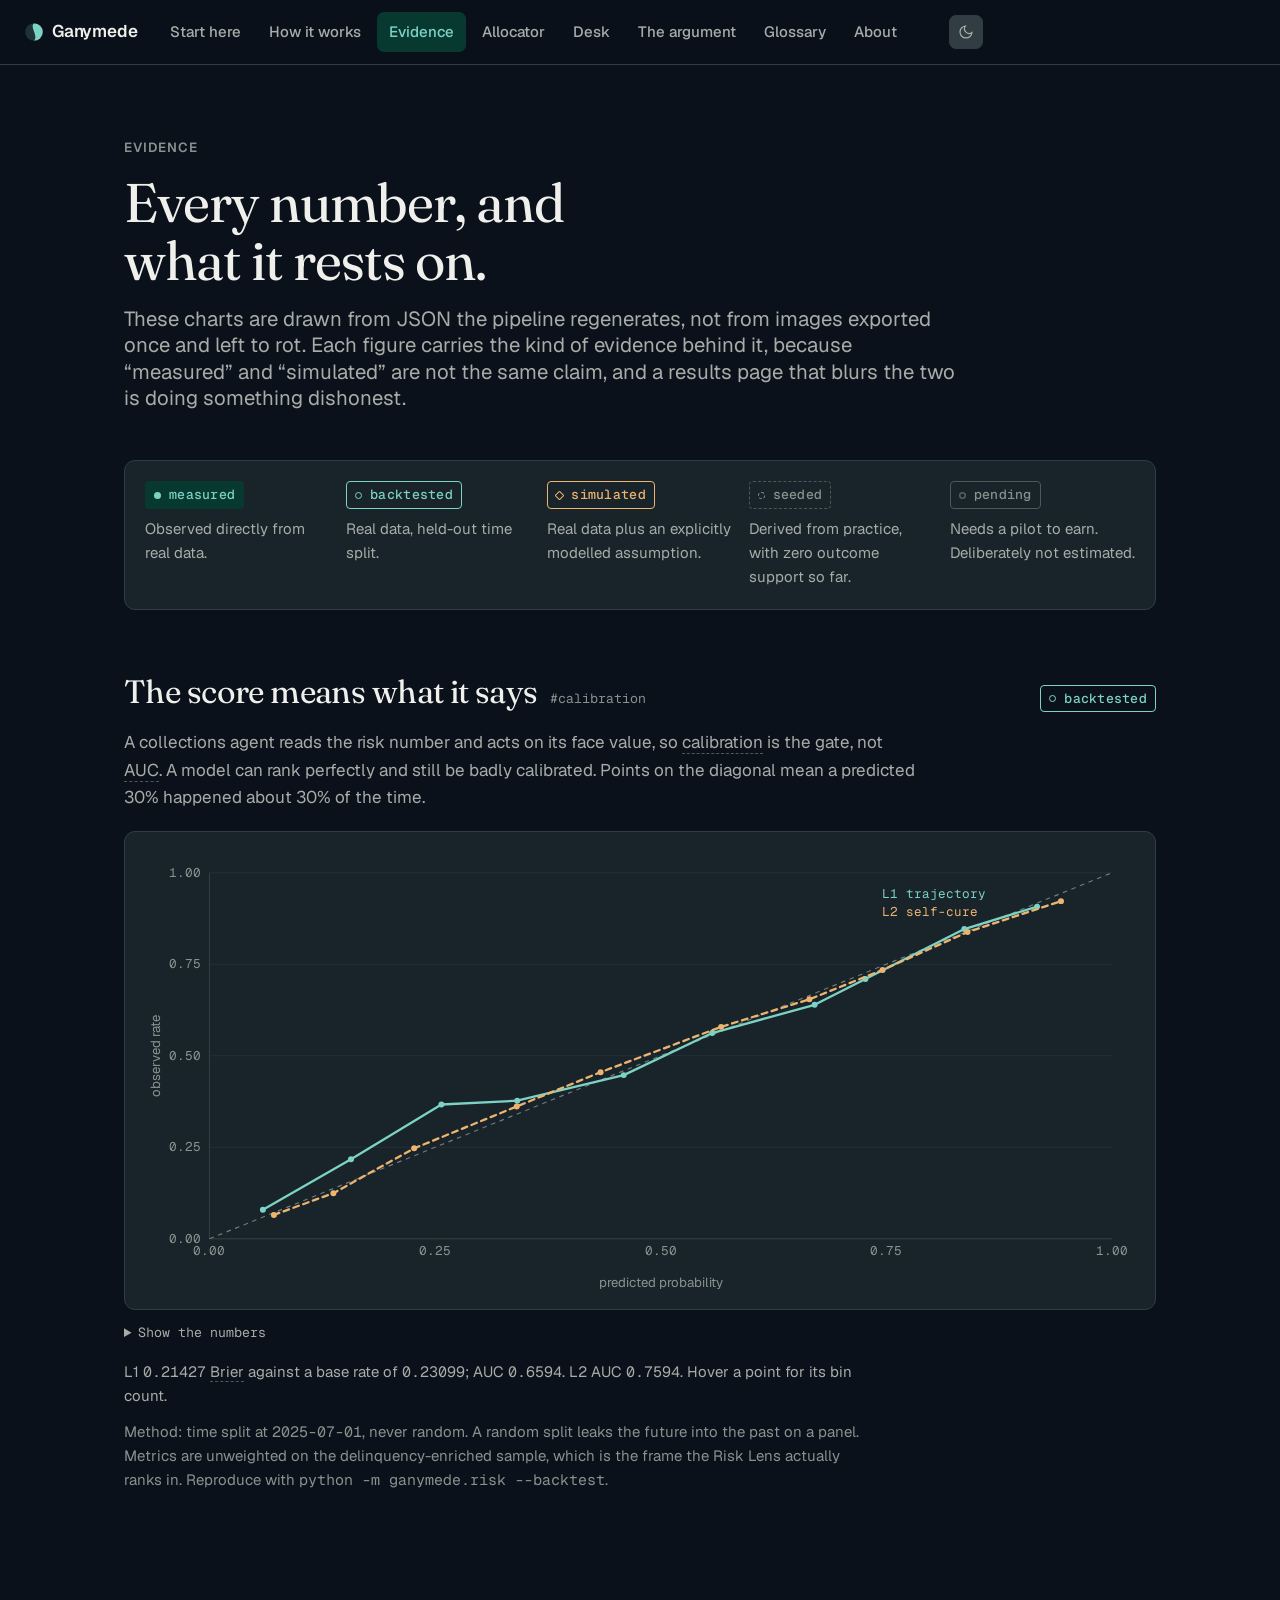
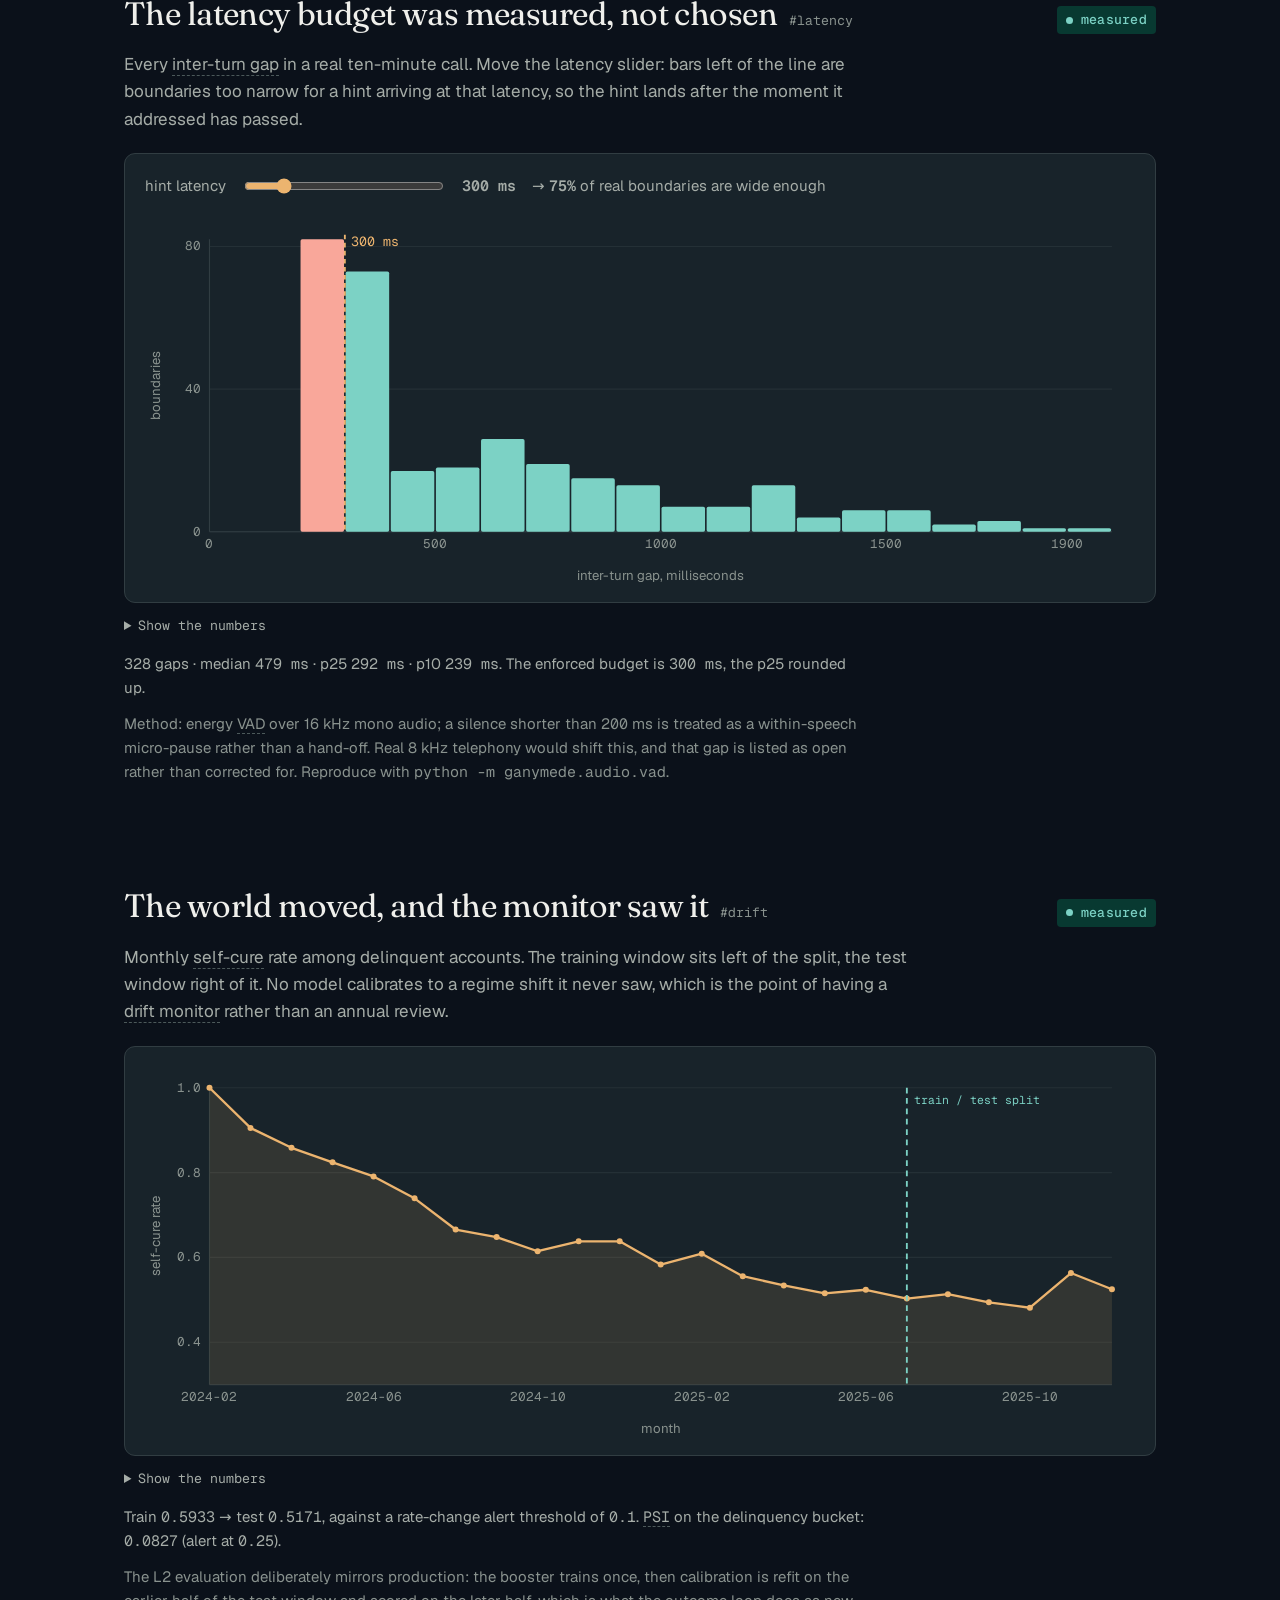
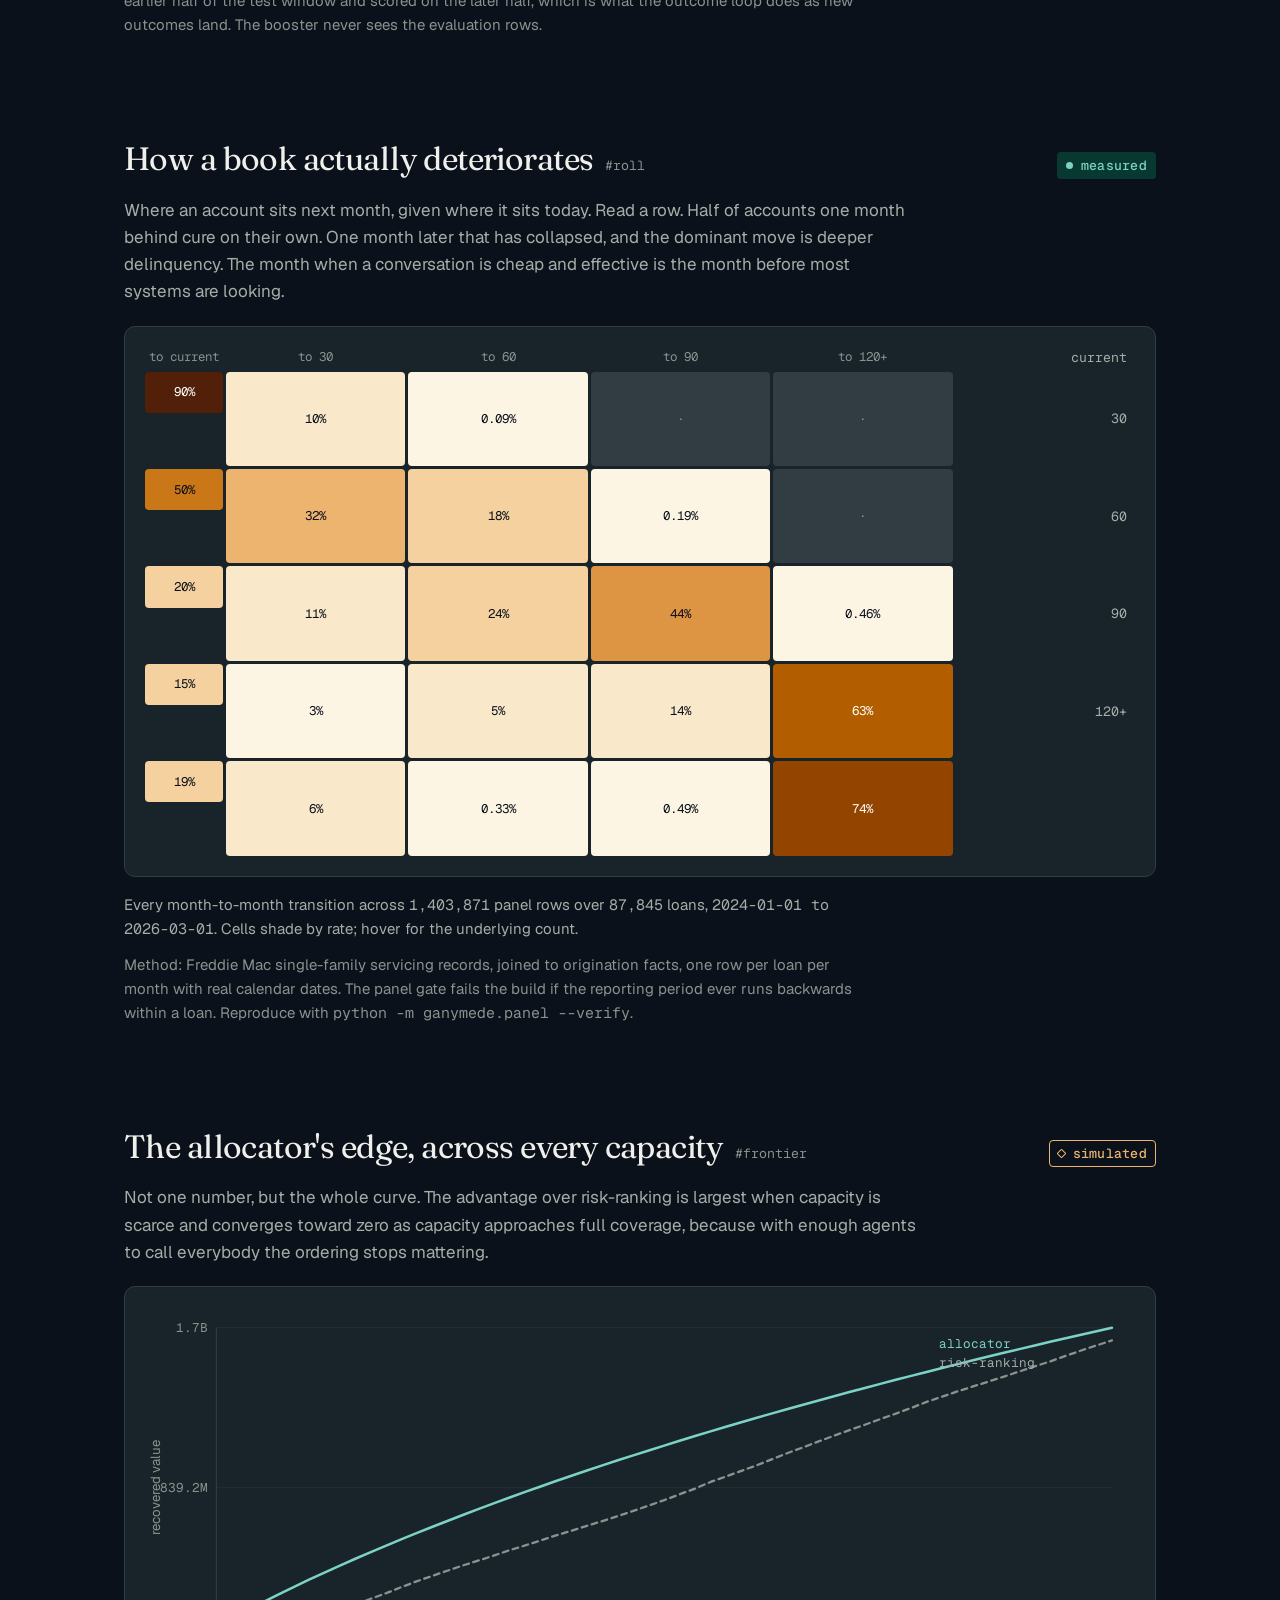
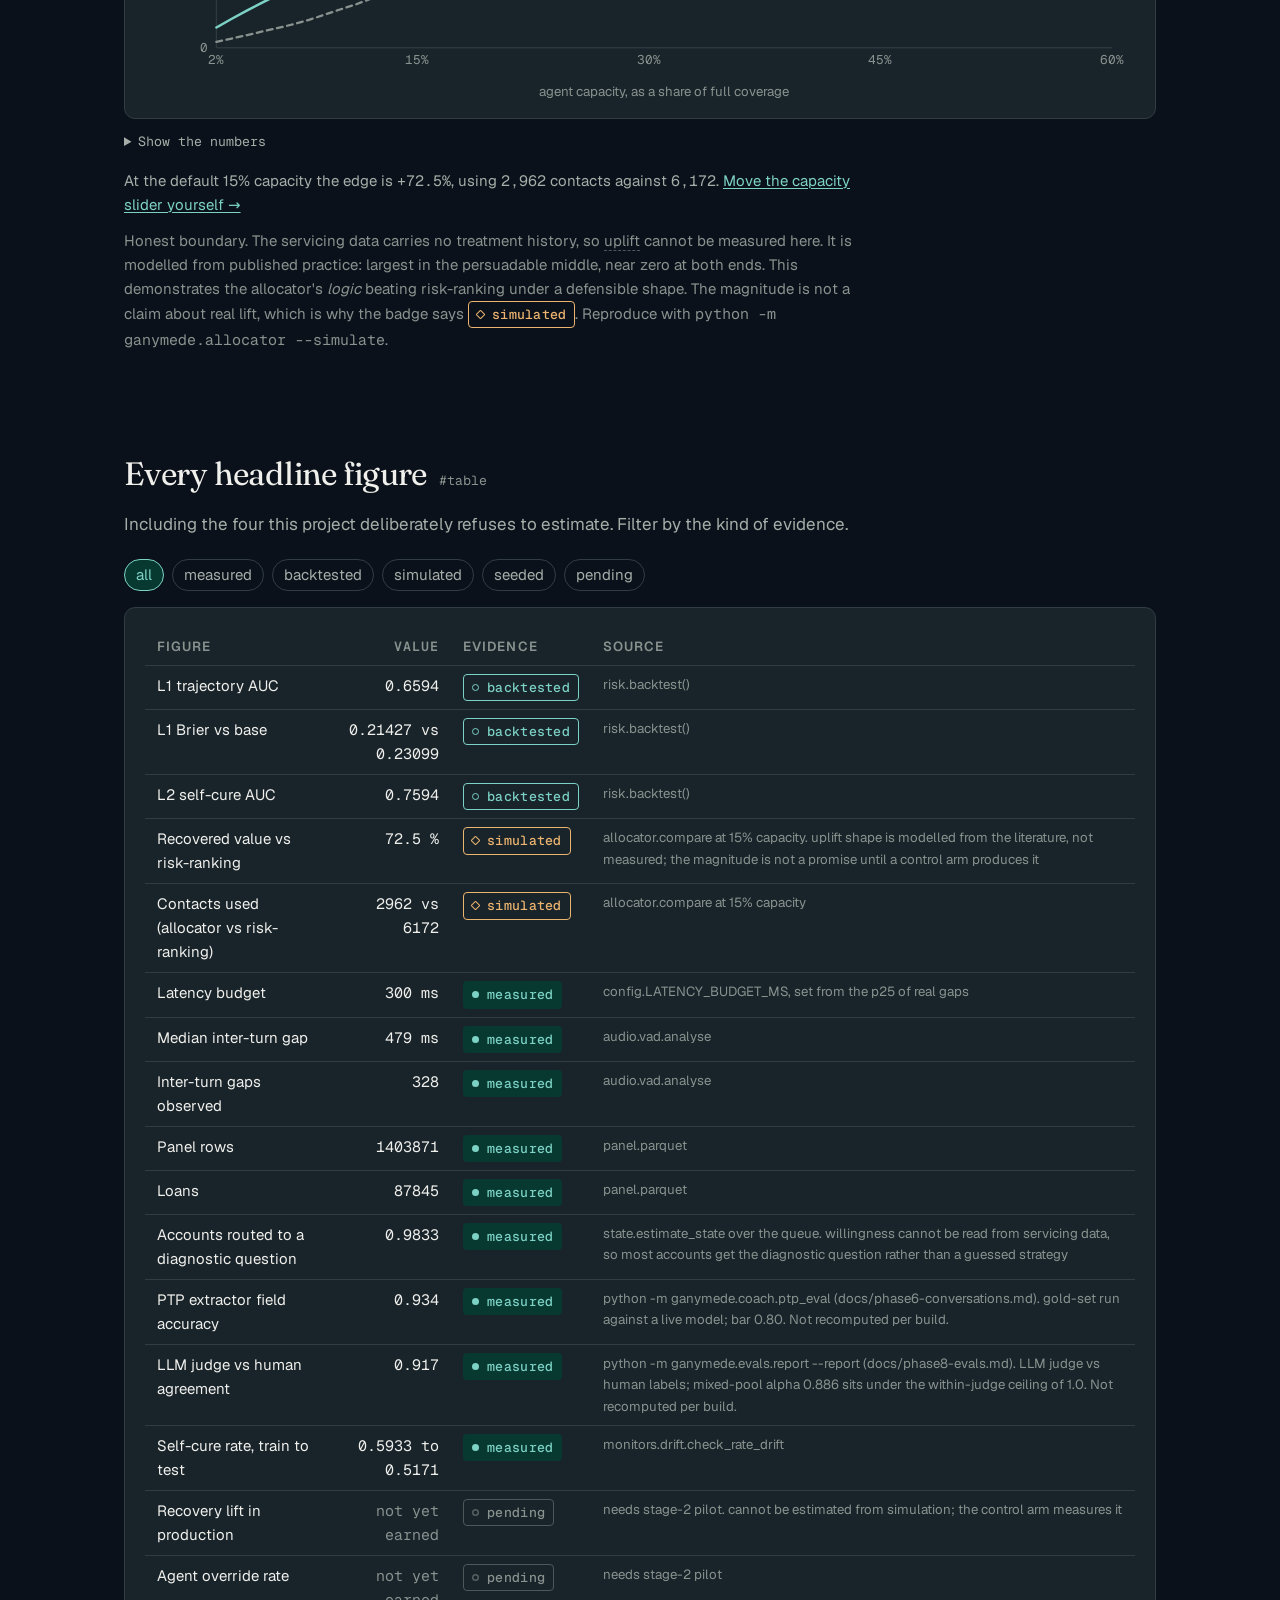
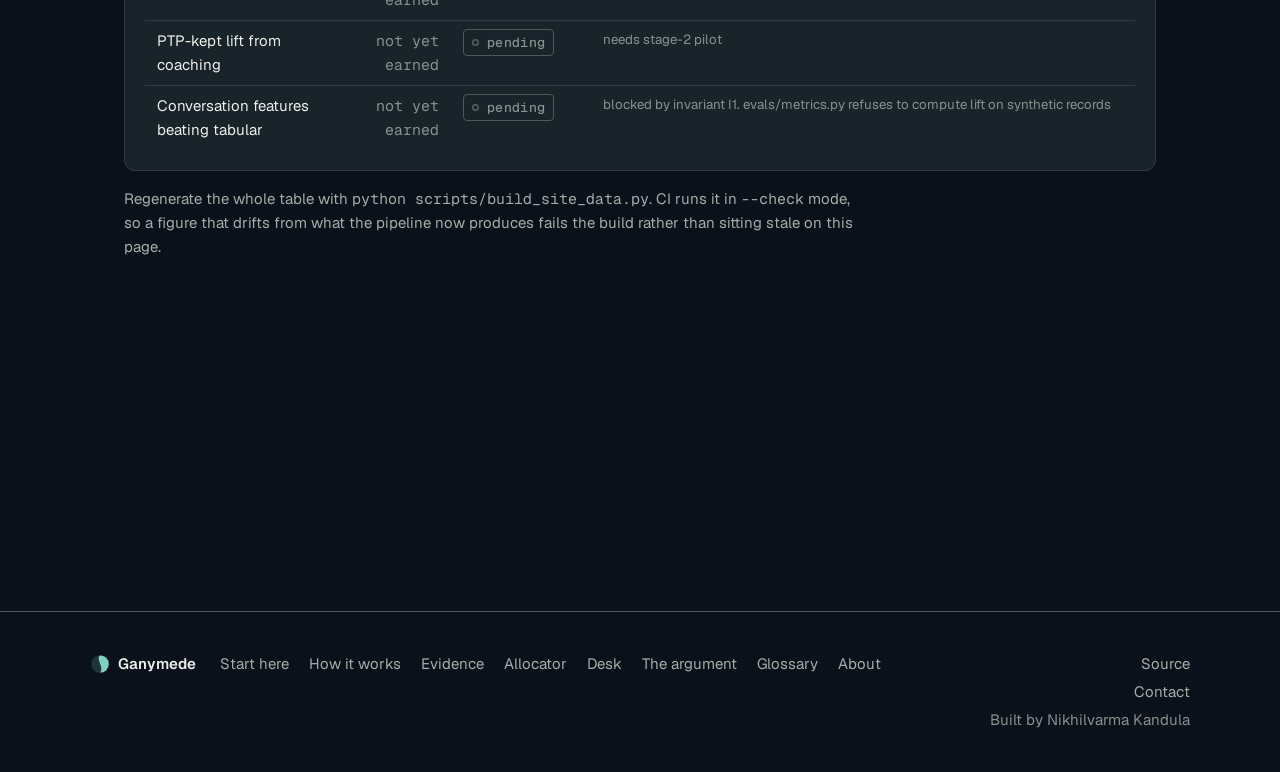
<file: site/evidence.html>
<!doctype html>
<html lang="en" data-depth="2">
<head>
<meta charset="utf-8">
<meta name="viewport" content="width=device-width,initial-scale=1">
<title>Evidence · Ganymede</title>
<meta name="theme-color" content="#0b111a">
<meta name="description" content="Every Ganymede figure with its method and its provenance: calibration, the latency budget from real call audio, self-cure drift, the roll curve, and the capacity frontier.">
<link rel="icon" href="assets/logo/favicon.svg" type="image/svg+xml">
<link rel="canonical" href="https://ganymede-kandula.vercel.app/evidence">
<meta property="og:type" content="website">
<meta property="og:site_name" content="Ganymede">
<meta property="og:title" content="Ganymede · evidence">
<meta property="og:description" content="Every Ganymede figure with its method and its provenance: calibration, the latency budget from real call audio, self-cure drift, the roll curve, and the capacity frontier.">
<meta property="og:url" content="https://ganymede-kandula.vercel.app/evidence">
<meta property="og:image" content="https://ganymede-kandula.vercel.app/assets/img/og.png">
<meta property="og:image:width" content="1200">
<meta property="og:image:height" content="630">
<meta property="og:image:alt" content="Ganymede: predict the wobble, shape the call, keep the book.">
<meta name="twitter:card" content="summary_large_image">
<meta name="twitter:title" content="Ganymede · evidence">
<meta name="twitter:description" content="Every Ganymede figure with its method and its provenance: calibration, the latency budget from real call audio, self-cure drift, the roll curve, and the capacity frontier.">
<meta name="twitter:image" content="https://ganymede-kandula.vercel.app/assets/img/og.png">
<meta name="twitter:image:alt" content="Ganymede: predict the wobble, shape the call, keep the book.">
<!-- font-preload -->
<link rel="preload" as="font" type="font/woff2" crossorigin href="assets/fonts/geist-latin-19f9c925.woff2">
<link rel="preload" as="font" type="font/woff2" crossorigin href="assets/fonts/fraunces-latin-7234ed86.woff2">
<!-- /font-preload -->
<link rel="stylesheet" href="assets/fonts/fonts.css">
<link rel="stylesheet" href="assets/tokens.css">
<link rel="stylesheet" href="assets/base.css">
<link rel="stylesheet" href="assets/components.css">
<script>
  try {
    var t = localStorage.getItem('gm-theme');
    if (t) document.documentElement.setAttribute('data-theme', t);
    var d = localStorage.getItem('gm-depth');
    if (d) document.documentElement.setAttribute('data-depth', d);
  } catch (e) {}
</script>
<style>
  .shell { max-width: 1080px; margin: 0 auto; padding: 0 var(--s-6) var(--s-12); }
  header.top { padding: var(--s-10) 0 var(--s-7); }
  header.top h1 { font-size: clamp(2.2rem, 5vw, 3.2rem); margin: var(--s-4) 0 var(--s-4); max-width: 16ch; }

  .legendbox {
    display: grid; grid-template-columns: repeat(auto-fit, minmax(184px, 1fr)); gap: var(--s-4);
    background: var(--surface); border: 1px solid var(--line); border-radius: var(--r-3);
    padding: var(--s-5); margin-bottom: var(--s-9);
  }
  .legendbox div p { margin: var(--s-2) 0 0; font-size: var(--fs--1); color: var(--muted); min-height: 3.2em; }

  figure.ev { margin: 0 0 var(--s-11); scroll-margin-top: 76px; }
  figure.ev > header { display: flex; align-items: baseline; gap: var(--s-3); flex-wrap: wrap; margin-bottom: var(--s-3); }
  figure.ev h2 {
    font-family: var(--font-display); font-weight: 400; font-size: clamp(1.5rem, 2.8vw, 1.9rem);
    letter-spacing: var(--tracking-tight);
  }
  figure.ev .anchor { font-family: var(--font-mono); font-size: var(--fs--2); color: var(--faint); text-decoration: none; }
  figure.ev .anchor:hover { color: var(--signal); }
  figure.ev .lead { color: var(--muted); max-width: 72ch; margin-bottom: var(--s-5); }
  .plot { background: var(--surface); border: 1px solid var(--line); border-radius: var(--r-3); padding: var(--s-5); }
  figcaption { font-size: var(--fs--1); color: var(--muted); margin-top: var(--s-4); max-width: 74ch; }
  figcaption .method { display: block; margin-top: var(--s-3); color: var(--faint); }
  figcaption code { font-family: var(--font-mono); }

  .controls { display: flex; align-items: center; gap: var(--s-4); flex-wrap: wrap; margin-bottom: var(--s-4); font-size: var(--fs--1); color: var(--muted); }
  .controls input[type=range] { accent-color: var(--predict); width: 200px; }

  .matrix { display: grid; gap: 3px; font-family: var(--font-mono); font-size: var(--fs--2); min-width: 460px; }
  .matrix .h { color: var(--faint); font-size: var(--fs-micro); text-align: center; padding-bottom: 2px; }
  .matrix .rh { color: var(--muted); text-align: right; padding-right: var(--s-2); align-self: center; }
  .matrix .cell {
    aspect-ratio: 1.9; border-radius: var(--r-1); display: flex; align-items: center;
    justify-content: center; font-size: var(--fs-micro);
  }
  /* Reserve each chart's box before its data arrives (CLS was 0.116). The ratios
     are the viewBox sizes the draw calls below pass to lineChart/barChart. */
  #relPlot { aspect-ratio: 860 / 380; }
  #gapPlot, #driftPlot { aspect-ratio: 860 / 320; }
  #frontierPlot { aspect-ratio: 860 / 340; }
  .matrix .cell.zero { background: var(--surface-2); color: var(--faint); }

  table.metrics { min-width: 620px; }
  table.metrics td.lab { max-width: 34ch; }
  .filterbar { display: flex; gap: var(--s-2); flex-wrap: wrap; margin-bottom: var(--s-4); }
  .filterbar button {
    border: 1px solid var(--line); background: transparent; border-radius: var(--r-full);
    padding: 3px 11px; font-size: var(--fs--1); color: var(--muted);
  }
  .filterbar button[aria-pressed="true"] { border-color: var(--signal); color: var(--signal); background: var(--signal-quiet); }
  tr.hide { display: none; }
</style>
</head>
<body>
<a class="skip" href="#main">Skip to content</a>

<nav class="topnav">
  <a class="brand" href="index.html">
    <svg viewBox="0 0 32 32" aria-hidden="true" style="color:var(--signal)">
      <defs><clipPath id="nav-d"><circle cx="16" cy="16" r="14"/></clipPath></defs>
      <circle cx="16" cy="16" r="14" fill="currentColor" opacity=".18"/>
      <path d="M16 2C8.4 8.6 23.6 21.4 16 30L31 30L31 2Z" clip-path="url(#nav-d)" fill="currentColor"/>
    </svg>
    Ganymede
  </a>
  <div class="navlinks">
    <a href="index.html">Start here</a>
    <a href="system.html">How it works</a>
    <a href="evidence.html">Evidence</a>
    <a href="queue.html">Allocator</a>
    <a href="desk.html">Desk</a>
    <a href="case.html">The argument</a>
    <a href="glossary.html">Glossary</a>
    <a href="about.html">About</a>
  </div>
  <span class="spacer"></span>
  <button class="themebtn" data-theme-btn aria-label="Toggle theme">
    <svg viewBox="0 0 24 24" fill="none" stroke="currentColor" stroke-width="1.8" aria-hidden="true">
      <path d="M21 12.8A9 9 0 1 1 11.2 3a7 7 0 0 0 9.8 9.8Z"/>
    </svg>
  </button>
  <button class="themebtn navtoggle" data-nav-toggle aria-expanded="false" aria-label="Open menu">
    <svg viewBox="0 0 24 24" fill="none" stroke="currentColor" stroke-width="1.9" aria-hidden="true">
      <path d="M4 7h16M4 12h16M4 17h16"/>
    </svg>
  </button>
</nav>

<main id="main" class="shell">
  <header class="top">
    <p class="eyebrow">Evidence</p>
    <h1 class="display">Every number, and what it rests on.</h1>
    <p class="lede">These charts are drawn from JSON the pipeline regenerates, not from images exported once and left to rot. Each figure carries the kind of evidence behind it, because &ldquo;measured&rdquo; and &ldquo;simulated&rdquo; are not the same claim, and a results page that blurs the two is doing something dishonest.</p>
  </header>

  <!-- The five kinds are fixed by build_site_data.PROVENANCE; only their wording
       comes from JSON, so the box has its final shape before the fetch (CLS). -->
  <div class="legendbox" id="legend">
    <div><span class="badge badge-measured">measured</span><p data-prov="measured"></p></div>
    <div><span class="badge badge-backtested">backtested</span><p data-prov="backtested"></p></div>
    <div><span class="badge badge-simulated">simulated</span><p data-prov="simulated"></p></div>
    <div><span class="badge badge-seeded">seeded</span><p data-prov="seeded"></p></div>
    <div><span class="badge badge-pending">pending</span><p data-prov="pending"></p></div>
  </div>

  <!-- ============ calibration ============ -->
  <figure class="ev" id="calibration">
    <header>
      <h2>The score means what it says</h2>
      <a class="anchor" href="#calibration">#calibration</a>
      <span style="margin-left:auto" data-badge-slot></span>
    </header>
    <p class="lead">A collections agent reads the risk number and acts on its face value, so
      <span data-term="calibration">calibration</span> is the gate, not
      <span data-term="auc">AUC</span>. A model can rank perfectly and still be badly calibrated.
      Points on the diagonal mean a predicted 30% happened about 30% of the time.</p>
    <div class="plot"><div id="relPlot"></div></div>
    <figcaption>
      L1 <span class="mono" data-fig="risk:models.L1_trajectory.brier">—</span>
      <span data-term="brier">Brier</span> against a base rate of
      <span class="mono" data-fig="risk:models.L1_trajectory.brier_base" data-fig-badge="off">—</span>;
      AUC <span class="mono" data-fig="risk:models.L1_trajectory.auc" data-fig-badge="off">—</span>.
      L2 AUC <span class="mono" data-fig="risk:models.L2_selfcure.auc" data-fig-badge="off">—</span>.
      Hover a point for its bin count.
      <span class="method" data-tier="2">Method: time split at <span class="mono" id="cutoff">—</span>, never random. A random split leaks the future into the past on a panel. Metrics are unweighted on the delinquency-enriched sample, which
        is the frame the Risk Lens actually ranks in.
        Reproduce with <code>python -m ganymede.risk --backtest</code>.</span>
    </figcaption>
  </figure>

  <!-- ============ latency ============ -->
  <figure class="ev" id="latency">
    <header>
      <h2>The latency budget was measured, not chosen</h2>
      <a class="anchor" href="#latency">#latency</a>
      <span style="margin-left:auto" data-badge-slot></span>
    </header>
    <p class="lead">Every <span data-term="turn-boundary">inter-turn gap</span> in a real ten-minute
      call. Move the latency slider: bars left of the line are boundaries too narrow for a hint arriving at that latency, so the hint lands after the moment it addressed has passed.</p>
    <div class="plot">
      <div class="controls">
        <label for="budgetRange">hint latency</label>
        <input type="range" id="budgetRange" min="50" max="1500" step="10" value="300">
        <b class="mono" id="budgetVal">300 ms</b>
        <span>&rarr; <b class="mono" id="budgetShare">—</b> of real boundaries are wide enough</span>
      </div>
      <div id="gapPlot"></div>
    </div>
    <figcaption>
      <span class="mono" data-fig="audio:n_gaps">—</span> gaps ·
      median <span class="mono" data-fig="audio:gap_p50_ms" data-fig-format="ms" data-fig-badge="off">—</span> ·
      p25 <span class="mono" data-fig="audio:gap_p25_ms" data-fig-format="ms" data-fig-badge="off">—</span> ·
      p10 <span class="mono" data-fig="audio:gap_p10_ms" data-fig-format="ms" data-fig-badge="off">—</span>.
      The enforced budget is <span class="mono" data-fig="audio:budget_ms" data-fig-format="ms" data-fig-badge="off">—</span>,
      the p25 rounded up.
      <span class="method" data-tier="2">Method: energy <span data-term="vad">VAD</span> over 16 kHz
        mono audio; a silence shorter than
        <span class="mono" data-fig="coach:min_turn_gap_ms" data-fig-badge="off">200</span> ms is treated as a within-speech micro-pause rather than a hand-off. Real 8 kHz telephony would shift this, and that gap is listed as open rather than corrected for.
        Reproduce with <code>python -m ganymede.audio.vad</code>.</span>
    </figcaption>
  </figure>

  <!-- ============ drift ============ -->
  <figure class="ev" id="drift">
    <header>
      <h2>The world moved, and the monitor saw it</h2>
      <a class="anchor" href="#drift">#drift</a>
      <span style="margin-left:auto" data-badge-slot></span>
    </header>
    <p class="lead">Monthly <span data-term="self-cure">self-cure</span> rate among delinquent
      accounts. The training window sits left of the split, the test window right of it. No model
      calibrates to a regime shift it never saw, which is the point of having a
      <span data-term="drift">drift monitor</span> rather than an annual review.</p>
    <div class="plot"><div id="driftPlot"></div></div>
    <figcaption>
      Train <span class="mono" data-fig="risk:drift.self_cure_train">—</span> &rarr;
      test <span class="mono" data-fig="risk:drift.self_cure_test" data-fig-badge="off">—</span>,
      against a rate-change alert threshold of
      <span class="mono" id="rateAlert">—</span>.
      <span class="mono" data-term="psi">PSI</span> on the delinquency bucket:
      <span class="mono" data-fig="risk:drift.psi_p_worsen_feature" data-fig-badge="off">—</span>
      (alert at <span class="mono" id="psiAlert">—</span>).
      <span class="method" data-tier="2">The L2 evaluation deliberately mirrors production: the
        booster trains once, then calibration is refit on the earlier half of the test window and
        scored on the later half, which is what the outcome loop does as new outcomes land. The
        booster never sees the evaluation rows.</span>
    </figcaption>
  </figure>

  <!-- ============ roll curve ============ -->
  <figure class="ev" id="roll">
    <header>
      <h2>How a book actually deteriorates</h2>
      <a class="anchor" href="#roll">#roll</a>
      <span style="margin-left:auto" data-badge-slot></span>
    </header>
    <p class="lead">Where an account sits next month, given where it sits today. Read a row. Half of accounts one month behind cure on their own. One month later that has collapsed, and the dominant move is deeper delinquency. The month when a conversation is cheap and effective is
      the month before most systems are looking.</p>
    <div class="plot scroll-x"><div class="matrix" id="rollMatrix"></div></div>
    <figcaption>
      Every month-to-month transition across
      <span class="mono" data-fig="panel:rows" data-fig-format="n">—</span> panel rows over
      <span class="mono" data-fig="panel:loans" data-fig-format="n" data-fig-badge="off">—</span>
      loans, <span class="mono" id="periodRange">—</span>.
      Cells shade by rate; hover for the underlying count.
      <span class="method" data-tier="2">Method: Freddie Mac single-family servicing records,
        joined to origination facts, one row per loan per month with real calendar dates. The panel
        gate fails the build if the reporting period ever runs backwards within a loan.
        Reproduce with <code>python -m ganymede.panel --verify</code>.</span>
    </figcaption>
  </figure>

  <!-- ============ frontier ============ -->
  <figure class="ev" id="frontier">
    <header>
      <h2>The allocator's edge, across every capacity</h2>
      <a class="anchor" href="#frontier">#frontier</a>
      <span style="margin-left:auto" data-badge-slot></span>
    </header>
    <p class="lead">Not one number, but the whole curve. The advantage over risk-ranking is largest
      when capacity is scarce and converges toward zero as capacity approaches full coverage,
      because with enough agents to call everybody the ordering stops mattering.</p>
    <div class="plot"><div id="frontierPlot"></div></div>
    <figcaption>
      At the default 15% capacity the edge is
      <span class="mono" data-fig="allocator:headline.lift_pct" data-fig-format="signed">—</span>,
      using <span class="mono" data-fig="allocator:headline.allocator_contacts" data-fig-format="n" data-fig-badge="off">—</span>
      contacts against
      <span class="mono" data-fig="allocator:headline.risk_contacts" data-fig-format="n" data-fig-badge="off">—</span>.
      <a href="queue.html">Move the capacity slider yourself &rarr;</a>
      <span class="method" data-tier="2">Honest boundary. The servicing data carries no treatment history, so <span data-term="uplift">uplift</span> cannot be measured here. It is modelled from published practice: largest in the persuadable middle, near zero at both ends. This
        demonstrates the allocator's <em>logic</em> beating risk-ranking under a defensible shape.
        The magnitude is not a claim about real lift, which is why the badge says
        <span class="badge badge-simulated">simulated</span>.
        Reproduce with <code>python -m ganymede.allocator --simulate</code>.</span>
    </figcaption>
  </figure>

  <!-- ============ table ============ -->
  <figure class="ev" id="table">
    <header>
      <h2>Every headline figure</h2>
      <a class="anchor" href="#table">#table</a>
    </header>
    <p class="lead">Including the four this project deliberately refuses to estimate. Filter by the
      kind of evidence.</p>
    <div class="filterbar" id="filters"></div>
    <div class="plot scroll-x">
      <table class="metrics">
        <thead><tr><th>Figure</th><th class="num">Value</th><th>Evidence</th><th>Source</th></tr></thead>
        <tbody id="metricRows"></tbody>
      </table>
    </div>
    <figcaption data-tier="2">Regenerate the whole table with
      <code>python scripts/build_site_data.py</code>. CI runs it in <code>--check</code> mode, so a
      figure that drifts from what the pipeline now produces fails the build rather than sitting
      stale on this page.</figcaption>
  </figure>
</main>

<footer class="site">
  <div class="footwrap">
    <div class="footbrand">
      <svg viewBox="0 0 32 32" aria-hidden="true">
        <defs><clipPath id="fd"><circle cx="16" cy="16" r="14"/></clipPath></defs>
        <circle cx="16" cy="16" r="14" fill="currentColor" opacity=".18"/>
        <path d="M16 2C8.4 8.6 23.6 21.4 16 30L31 30L31 2Z" clip-path="url(#fd)" fill="currentColor"/>
      </svg>
      <span>Ganymede</span>
    </div>
    <nav class="footnav" aria-label="Footer">
      <a href="index.html">Start here</a>
      <a href="system.html">How it works</a>
      <a href="evidence.html">Evidence</a>
      <a href="queue.html">Allocator</a>
      <a href="desk.html">Desk</a>
      <a href="case.html">The argument</a>
      <a href="glossary.html">Glossary</a>
      <a href="about.html">About</a>
    </nav>
    <div class="footmeta">
      <a href="https://github.com/kandulanikhilvarma/ganymede">Source</a>
      <a href="mailto:kandulanikhilvarma@gmail.com">Contact</a>
      <span>Built by Nikhilvarma Kandula</span>
    </div>
  </div>
</footer>

<script type="module" src="assets/js/site.js"></script>
<script type="module">
import { resolveFigures, loadFile, badgeFor } from './assets/js/figures.js';
import { lineChart, barChart, loadData, loadFailed, dataTable, el } from './assets/js/charts.js';

resolveFigures();
const $ = id => document.getElementById(id);
const cssVar = n => getComputedStyle(document.documentElement).getPropertyValue(n).trim();

/* ---- provenance legend, straight from the build script's own wording ---- */
loadFile('metrics').then(m => {
  for (const [k, v] of Object.entries(m.provenance_legend)) {
    const slot = $('legend').querySelector(`[data-prov="${k}"]`);
    if (slot) slot.textContent = v;
  }

  // table + filters
  const rows = m.rows;
  const body = $('metricRows');
  body.replaceChildren(...rows.map(r => {
    const tr = document.createElement('tr');
    tr.dataset.prov = r.provenance;
    tr.innerHTML = `<td class="lab"></td><td class="num"></td><td></td><td style="color:var(--faint);font-size:var(--fs--2)"></td>`;
    tr.children[0].textContent = r.label;
    tr.children[1].textContent = r.value === null
      ? 'not yet earned'
      : r.value + (r.unit ? ' ' + r.unit : '');
    if (r.value === null) tr.children[1].style.color = 'var(--faint)';
    tr.children[2].appendChild(badgeFor(r));
    tr.children[3].textContent = r.note ? `${r.source}. ${r.note}` : r.source;
    return tr;
  }));

  const kinds = ['all', ...Object.keys(m.provenance_legend)];
  $('filters').replaceChildren(...kinds.map(k => {
    const b = document.createElement('button');
    b.textContent = k;
    b.setAttribute('aria-pressed', String(k === 'all'));
    b.addEventListener('click', () => {
      $('filters').querySelectorAll('button').forEach(o => o.setAttribute('aria-pressed', String(o === b)));
      body.querySelectorAll('tr').forEach(tr =>
        tr.classList.toggle('hide', k !== 'all' && tr.dataset.prov !== k));
    });
    return b;
  }));
}).catch(loadFailed('legend'));

/* ---- calibration ---- */
loadData('risk').then(r => {
  $('cutoff').textContent = r.split_cutoff;
  $('rateAlert').textContent = r.drift.rate_alert_threshold;
  $('psiAlert').textContent = r.drift.psi_alert_threshold;

  const draw = () => {
    const l1 = r.models.L1_trajectory.reliability;
    const l2 = r.models.L2_selfcure.reliability;
    const { svg, x, y } = lineChart($('relPlot'), {
      w: 860, h: 380, pad: { t: 18, r: 20, b: 44, l: 56 },
      series: [
        { points: l1.map(b => [b.predicted, b.observed]), stroke: 'var(--signal)', dots: true },
        { points: l2.map(b => [b.predicted, b.observed]), stroke: 'var(--predict)', dashed: true, dots: true },
      ],
      xDomain: [0, 1], yDomain: [0, 1], diagonal: true,
      xTicks: [0, .25, .5, .75, 1].map(v => ({ v, label: v.toFixed(2) })),
      yTicks: [0, .25, .5, .75, 1].map(v => ({ v, label: v.toFixed(2) })),
      xLabel: 'predicted probability', yLabel: 'observed rate',
      title: 'Reliability curves for L1 and L2',
    });
    // bin counts on hover
    [[l1, 'L1 trajectory', 'var(--signal)'], [l2, 'L2 self-cure', 'var(--predict)']].forEach(([bins, name, col]) => {
      bins.forEach(b => {
        const c = el('circle', { cx: x(b.predicted), cy: y(b.observed), r: 9, fill: 'transparent' });
        c.appendChild(el('title', {}, `${name} · bin ${b.bin_lo}–${b.bin_hi}\npredicted ${b.predicted} · observed ${b.observed}\n${b.n.toLocaleString('en-GB')} accounts`));
        svg.appendChild(c);
      });
    });
    svg.appendChild(el('text', {
      x: 640, y: 40, fill: 'var(--signal)', 'font-size': 11, 'font-family': 'var(--font-mono)',
    }, 'L1 trajectory'));
    svg.appendChild(el('text', {
      x: 640, y: 56, fill: 'var(--predict)', 'font-size': 11, 'font-family': 'var(--font-mono)',
    }, 'L2 self-cure'));
  };
  draw();

  /* ---- drift ---- */
  const m = r.drift.monthly_self_cure;
  const drawDrift = () => {
    const { svg, x, y } = lineChart($('driftPlot'), {
      w: 860, h: 320, pad: { t: 18, r: 20, b: 44, l: 56 },
      series: [{ points: m.map((d, i) => [i, d.rate]), stroke: 'var(--predict)', dots: true, fill: 'var(--predict)' }],
      xDomain: [0, m.length - 1], yDomain: [0.3, 1],
      xTicks: m.map((d, i) => ({ v: i, label: d.month })).filter((_, i) => i % 4 === 0),
      yTicks: [0.4, 0.6, 0.8, 1].map(v => ({ v, label: v.toFixed(1) })),
      xLabel: 'month', yLabel: 'self-cure rate',
      title: 'Monthly self-cure rate across the backtest window',
    });
    const cut = m.findIndex(d => d.month >= r.split_cutoff.slice(0, 7));
    if (cut > 0) {
      svg.appendChild(el('line', {
        x1: x(cut), y1: 18, x2: x(cut), y2: 320 - 44,
        stroke: 'var(--signal)', 'stroke-width': 1.6, 'stroke-dasharray': '5 4',
      }));
      svg.appendChild(el('text', {
        x: x(cut) + 6, y: 32, fill: 'var(--signal)', 'font-size': 10, 'font-family': 'var(--font-mono)',
      }, 'train / test split'));
    }
    m.forEach((d, i) => {
      const c = el('circle', { cx: x(i), cy: y(d.rate), r: 8, fill: 'transparent' });
      c.appendChild(el('title', {}, `${d.month}: ${(d.rate * 100).toFixed(1)}% of ${d.n.toLocaleString('en-GB')} delinquent accounts`));
      svg.appendChild(c);
    });
  };
  drawDrift();
  addEventListener('resize', () => { draw(); drawDrift(); }, { passive: true });

  $('relPlot').closest('.plot').after(dataTable(
    'Predicted against observed rate, by probability bin',
    ['model', 'bin', 'predicted', 'observed', 'accounts'],
    [['L1 trajectory', r.models.L1_trajectory.reliability], ['L2 self-cure', r.models.L2_selfcure.reliability]]
      .flatMap(([name, bins]) => bins.map(b =>
        [name, `${b.bin_lo}–${b.bin_hi}`, b.predicted, b.observed, b.n.toLocaleString('en-GB')]))));
  $('driftPlot').closest('.plot').after(dataTable(
    'Self-cure rate by month', ['month', 'self-cure rate', 'delinquent accounts'],
    m.map(d => [d.month, (d.rate * 100).toFixed(1) + '%', d.n.toLocaleString('en-GB')])));
}).catch(loadFailed('driftPlot'));

/* ---- gap histogram with a draggable budget ---- */
loadData('audio').then(a => {
  const bars = a.histogram.filter(b => b.hi !== null);
  const gaps = a.gaps_ms;
  const range = $('budgetRange');

  function drawGaps() {
    const budget = +range.value;
    const share = gaps.filter(g => g >= budget).length / gaps.length;
    $('budgetVal').textContent = budget + ' ms';
    $('budgetShare').textContent = Math.round(share * 100) + '%';
    range.setAttribute('aria-valuetext',
      `${budget} ms, ${Math.round(share * 100)}% of real boundaries wide enough`);
    const idx = bars.findIndex(b => budget >= b.lo && budget < b.hi);
    barChart($('gapPlot'), {
      w: 860, h: 320, pad: { t: 22, r: 20, b: 44, l: 56 },
      bars: bars.map(b => ({
        v: b.n, label: `${b.lo}–${b.hi} ms: ${b.n} gaps`,
        colour: b.hi <= budget ? 'var(--broken)' : 'var(--signal)',
      })),
      yTicks: [0, 40, 80, 120].map(v => ({ v, label: String(v) })),
      xTicks: [0, 5, 10, 15, 19].map(i => ({ i, label: String(i * 100) })),
      markers: [{ i: idx < 0 ? 0 : idx, label: `${budget} ms` }],
      xLabel: 'inter-turn gap, milliseconds', yLabel: 'boundaries',
      title: 'Distribution of real inter-turn gaps',
    });
  }
  range.addEventListener('input', drawGaps);
  range.value = String(a.budget_ms.value);
  drawGaps();
  addEventListener('resize', drawGaps, { passive: true });
  $('gapPlot').closest('.plot').after(dataTable(
    'Inter-turn gaps in one real call, by 100 ms bin', ['gap', 'boundaries'],
    a.histogram.map(b => [b.hi === null ? `${b.lo} ms and over` : `${b.lo}–${b.hi} ms`, b.n])));
}).catch(loadFailed('gapPlot'));

/* ---- roll matrix ---- */
loadData('panel').then(p => {
  $('periodRange').textContent = `${p.period_from} to ${p.period_to}`;
  const order = p.buckets;
  const byPair = new Map(p.roll_curve.map(t => [`${t.from}|${t.to}`, t]));
  const node = $('rollMatrix');
  node.style.gridTemplateColumns = `78px repeat(${order.length}, 1fr)`;

  const cells = [el('div', {}), ...order.map(b => {
    const d = document.createElement('div');
    d.className = 'h'; d.textContent = 'to ' + b;
    return d;
  })];
  for (const from of order) {
    const rh = document.createElement('div');
    rh.className = 'rh'; rh.textContent = from;
    cells.push(rh);
    for (const to of order) {
      const t = byPair.get(`${from}|${to}`);
      const d = document.createElement('div');
      d.className = 'cell' + (t ? '' : ' zero');
      if (t) {
        const stop = Math.min(100, Math.round(t.rate * 10) * 10);
        d.style.background = cssVar('--risk-' + stop);
        d.style.color = `var(--on-risk-${stop})`;
        d.textContent = (t.rate * 100).toFixed(t.rate < 0.01 ? 2 : 0) + '%';
        d.title = `${from} → ${to}: ${(t.rate * 100).toFixed(2)}% (${t.n.toLocaleString('en-GB')} account-months)`;
      } else {
        d.textContent = '·';
      }
      cells.push(d);
    }
  }
  node.replaceChildren(...cells.map(c => c instanceof Node ? c : c));
}).catch(loadFailed('rollMatrix'));

/* ---- frontier ---- */
loadData('allocator').then(a => {
  const f = a.frontier;
  const maxV = Math.max(...f.map(p => Math.max(p.allocator_value, p.risk_ranking_value)));
  const compact = v => Intl.NumberFormat('en-GB', { notation: 'compact', maximumFractionDigits: 1 }).format(v);
  const draw = () => {
    const { svg, x, y } = lineChart($('frontierPlot'), {
      w: 860, h: 340, pad: { t: 18, r: 20, b: 44, l: 62 },
      series: [
        { points: f.map(p => [p.capacity_frac * 100, p.allocator_value]), stroke: 'var(--signal)', width: 2.2 },
        { points: f.map(p => [p.capacity_frac * 100, p.risk_ranking_value]), stroke: 'var(--faint)', dashed: true },
      ],
      xDomain: [2, 60], yDomain: [0, maxV],
      xTicks: [2, 15, 30, 45, 60].map(v => ({ v, label: v + '%' })),
      yTicks: [0, maxV / 2, maxV].map(v => ({ v, label: compact(v) })),
      xLabel: 'agent capacity, as a share of full coverage', yLabel: 'recovered value',
      title: 'Recovered value by capacity',
    });
    f.forEach(p => {
      const c = el('circle', { cx: x(p.capacity_frac * 100), cy: y(p.allocator_value), r: 7, fill: 'transparent' });
      c.appendChild(el('title', {}, `${Math.round(p.capacity_frac * 100)}% capacity\nallocator ${compact(p.allocator_value)} · risk-ranking ${compact(p.risk_ranking_value)}\nedge ${p.lift_pct > 0 ? '+' : ''}${p.lift_pct}%`));
      svg.appendChild(c);
    });
    svg.appendChild(el('text', { x: 690, y: 36, fill: 'var(--signal)', 'font-size': 11, 'font-family': 'var(--font-mono)' }, 'allocator'));
    svg.appendChild(el('text', { x: 690, y: 52, fill: 'var(--muted)', 'font-size': 11, 'font-family': 'var(--font-mono)' }, 'risk-ranking'));
  };
  draw();
  addEventListener('resize', draw, { passive: true });
  $('frontierPlot').closest('.plot').after(dataTable(
    'Recovered value by capacity, both strategies',
    ['capacity', 'allocator', 'risk-ranking', 'edge', 'contacts (allocator / risk)'],
    f.map(p => [Math.round(p.capacity_frac * 100) + '%', compact(p.allocator_value),
                compact(p.risk_ranking_value), (p.lift_pct > 0 ? '+' : '') + p.lift_pct + '%',
                `${p.allocator_contacts.toLocaleString('en-GB')} / ${p.risk_contacts.toLocaleString('en-GB')}`])));
}).catch(loadFailed('frontierPlot'));
</script>
</body>
</html>
</file>
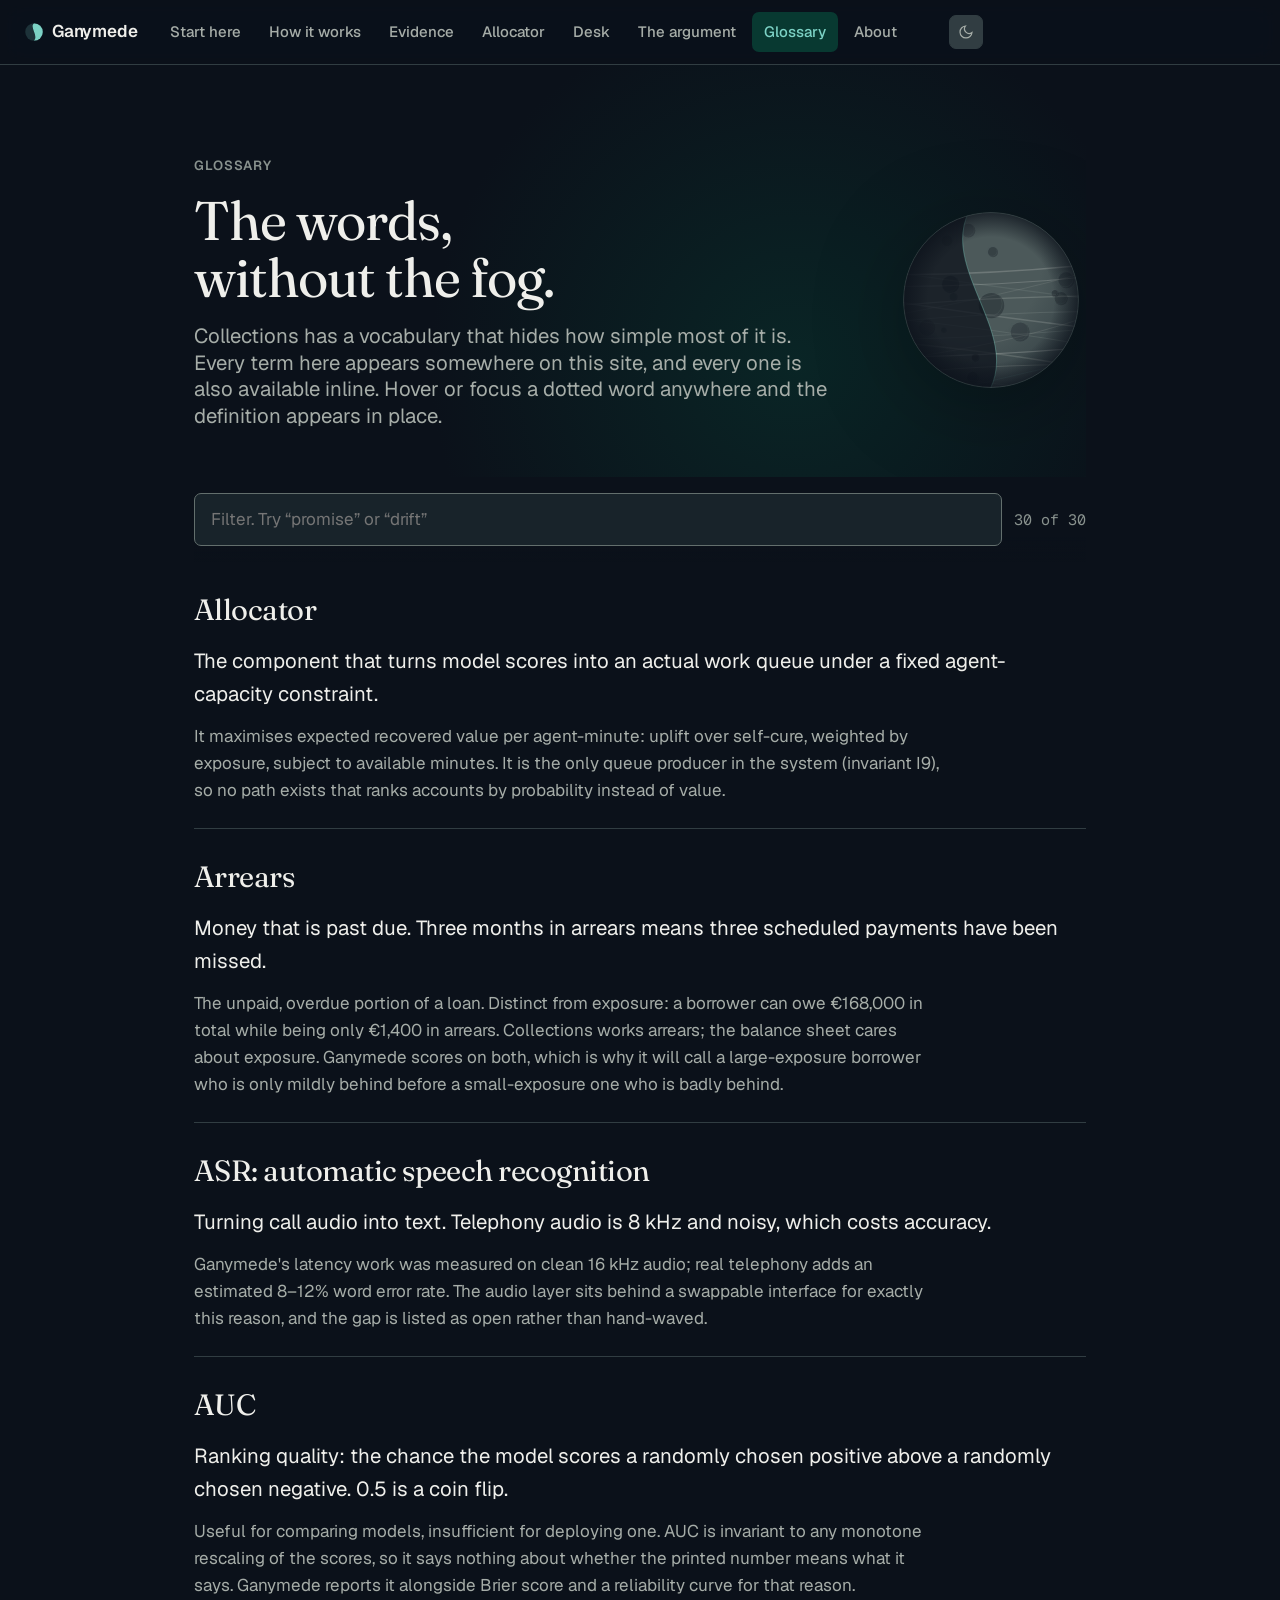
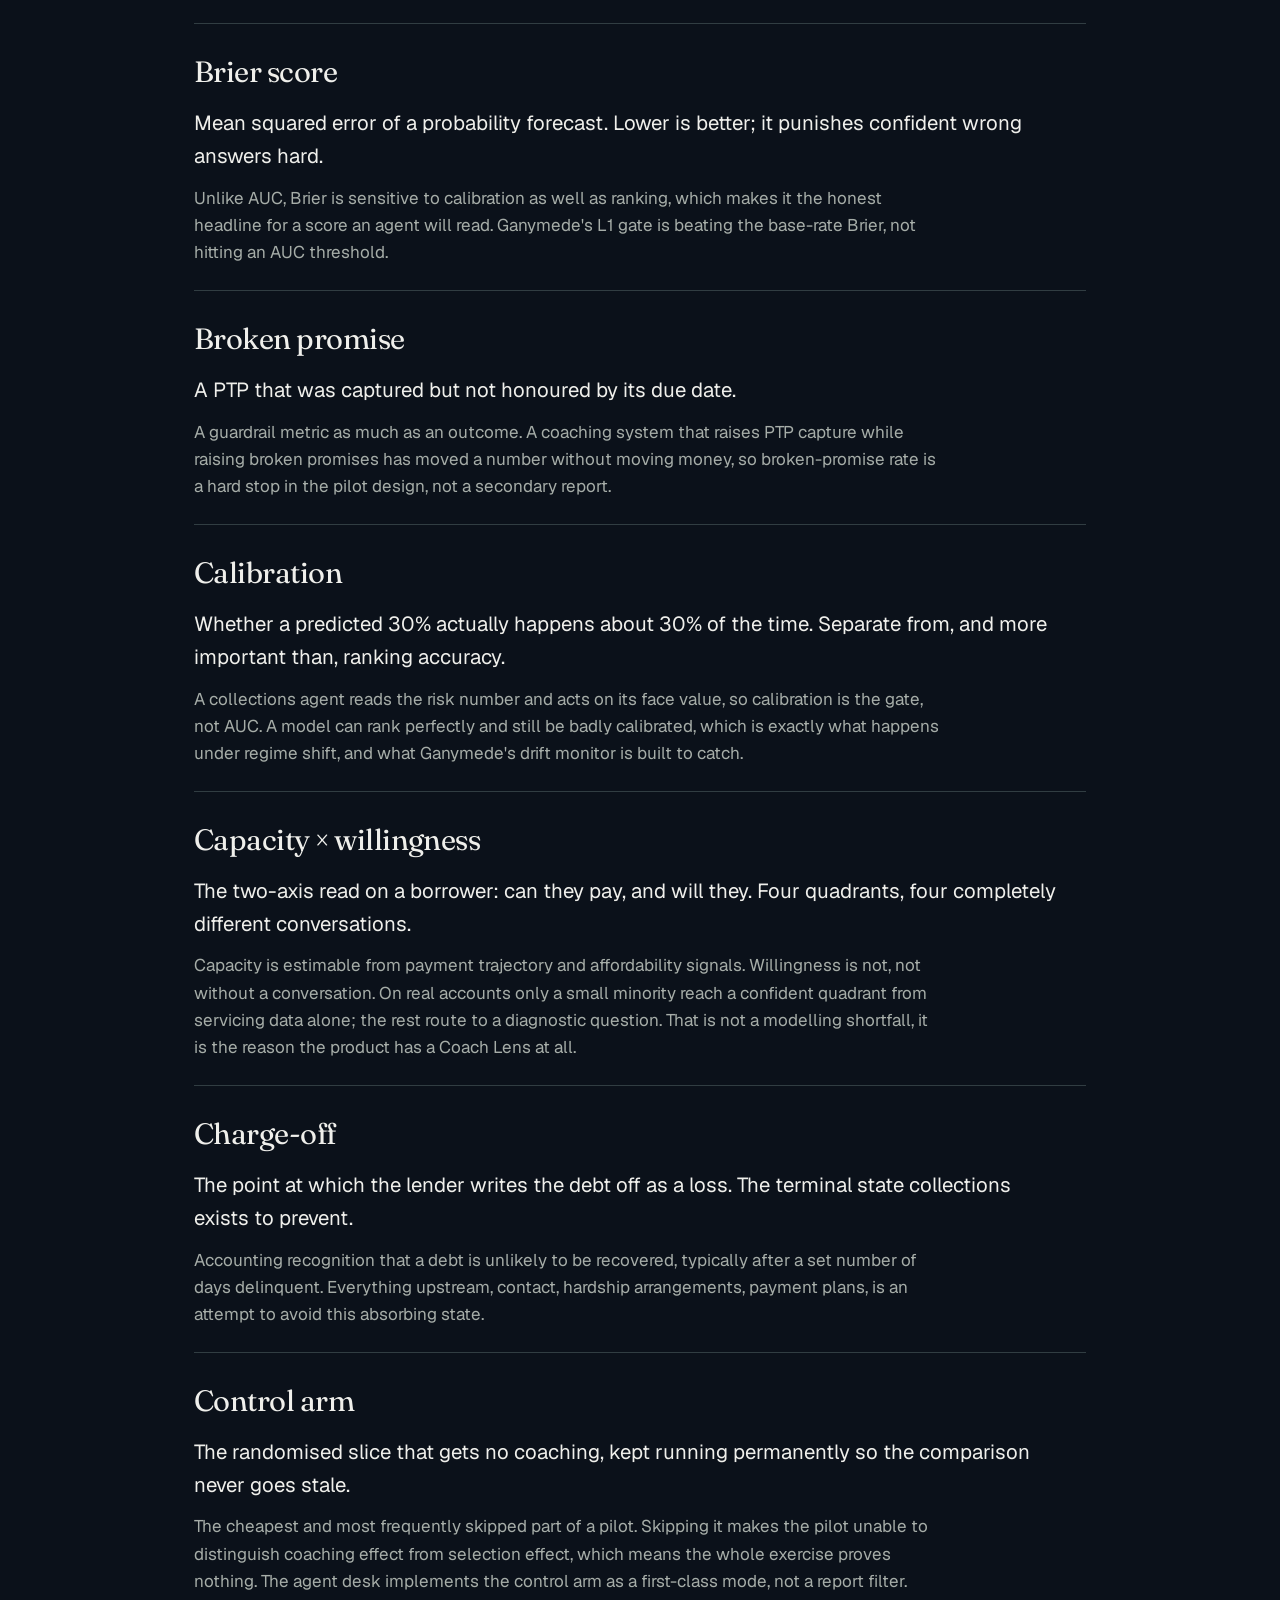
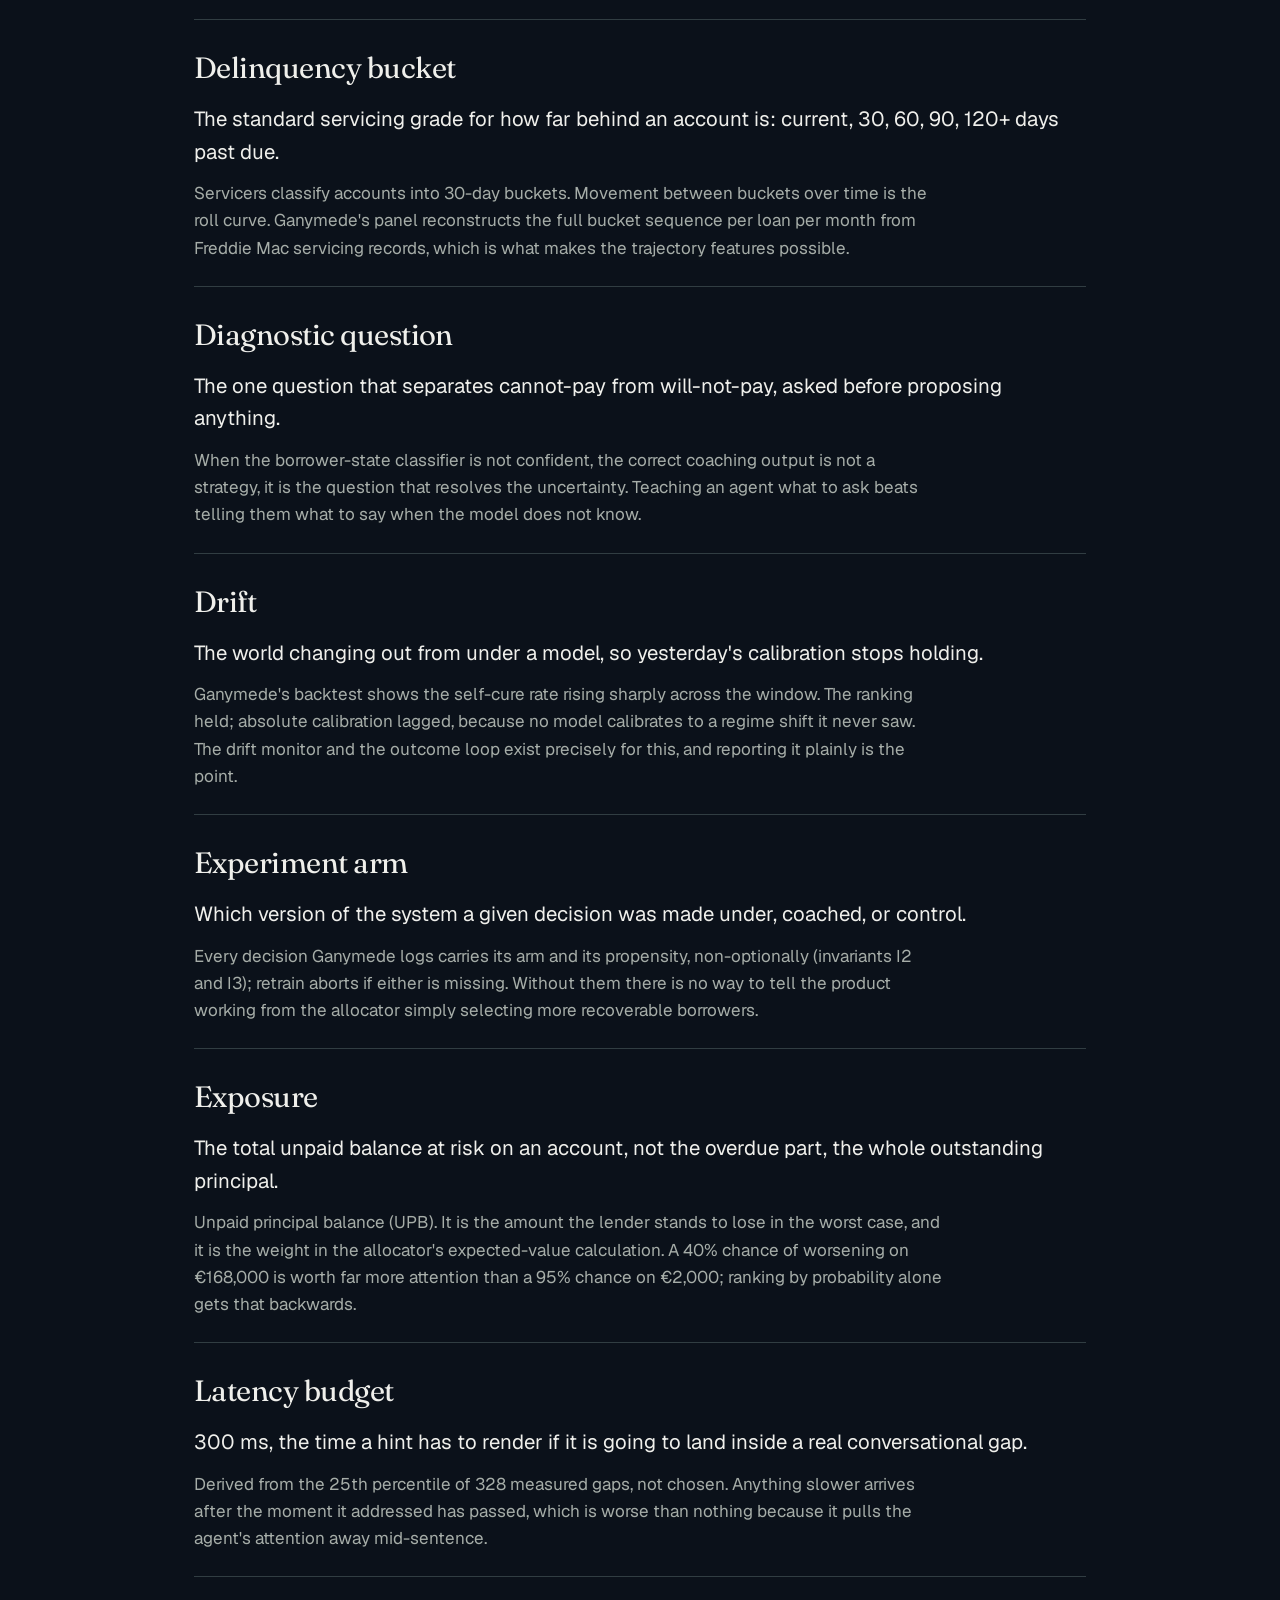
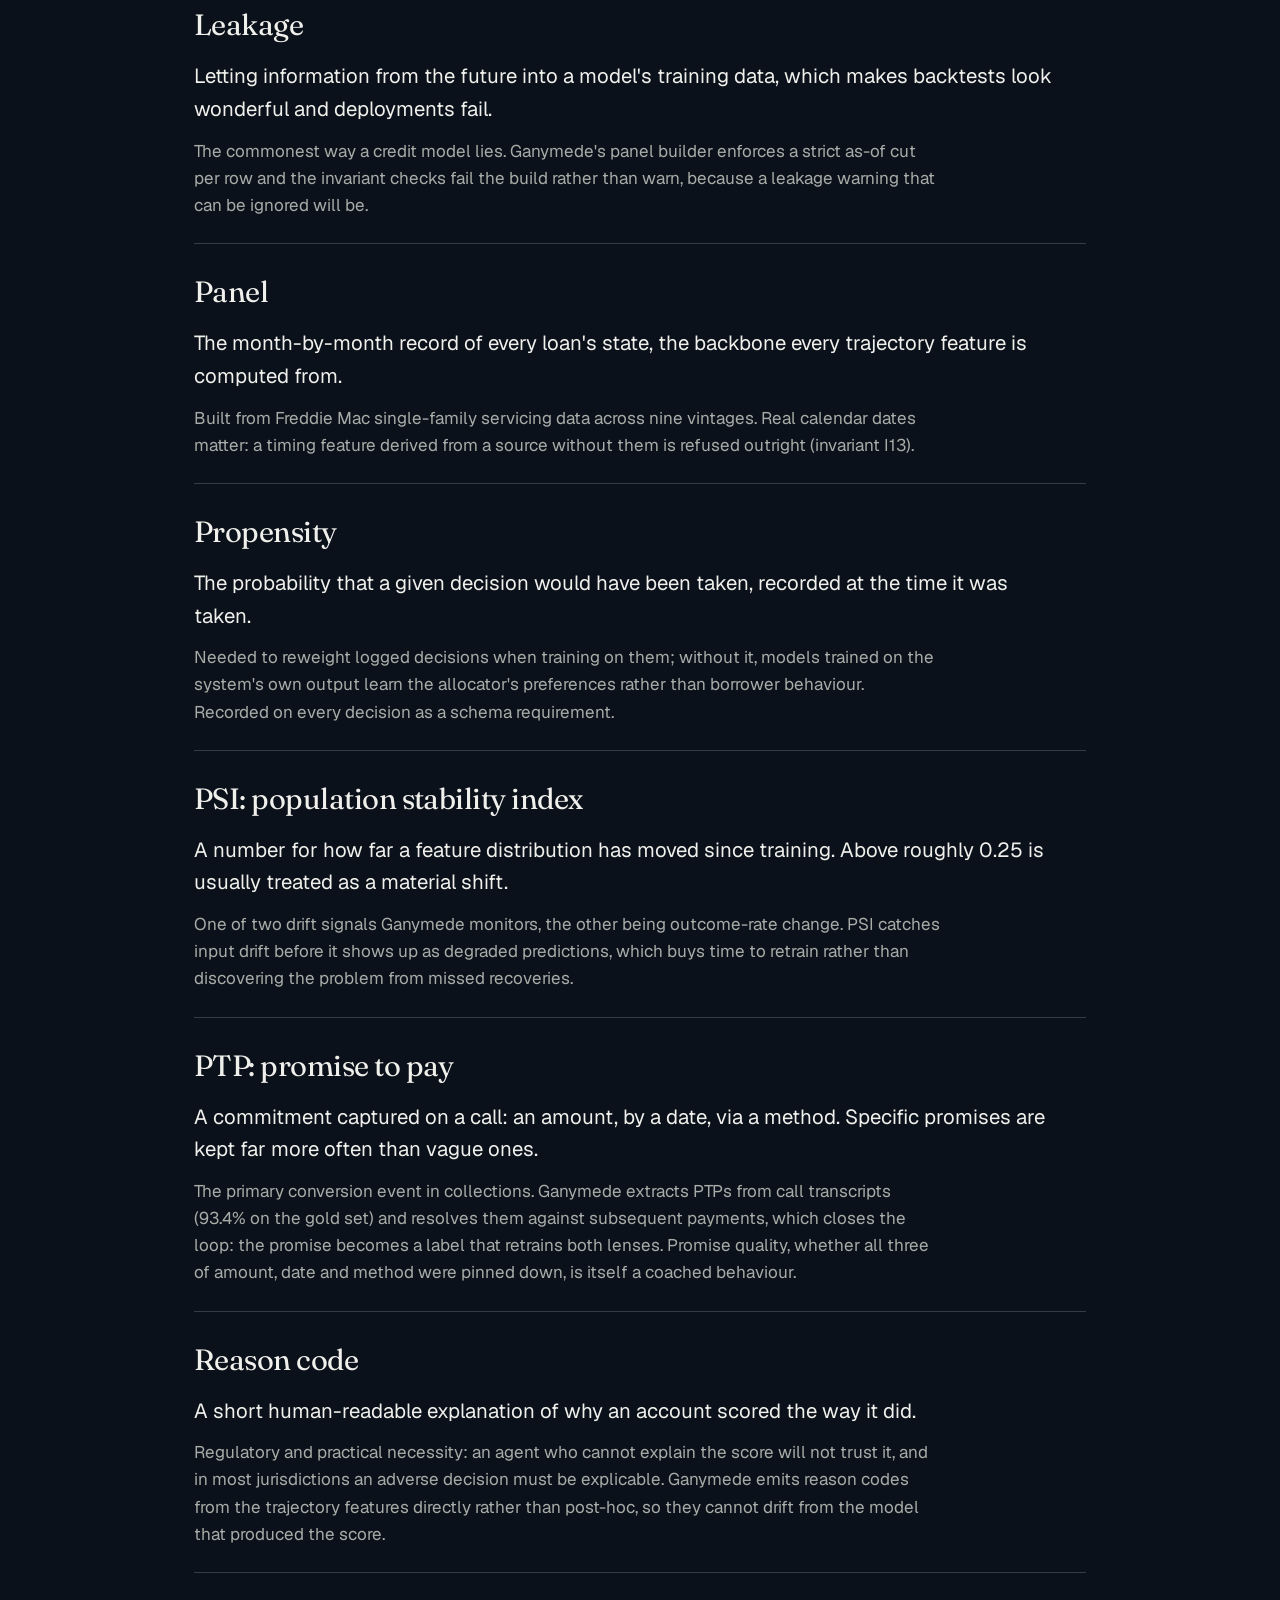
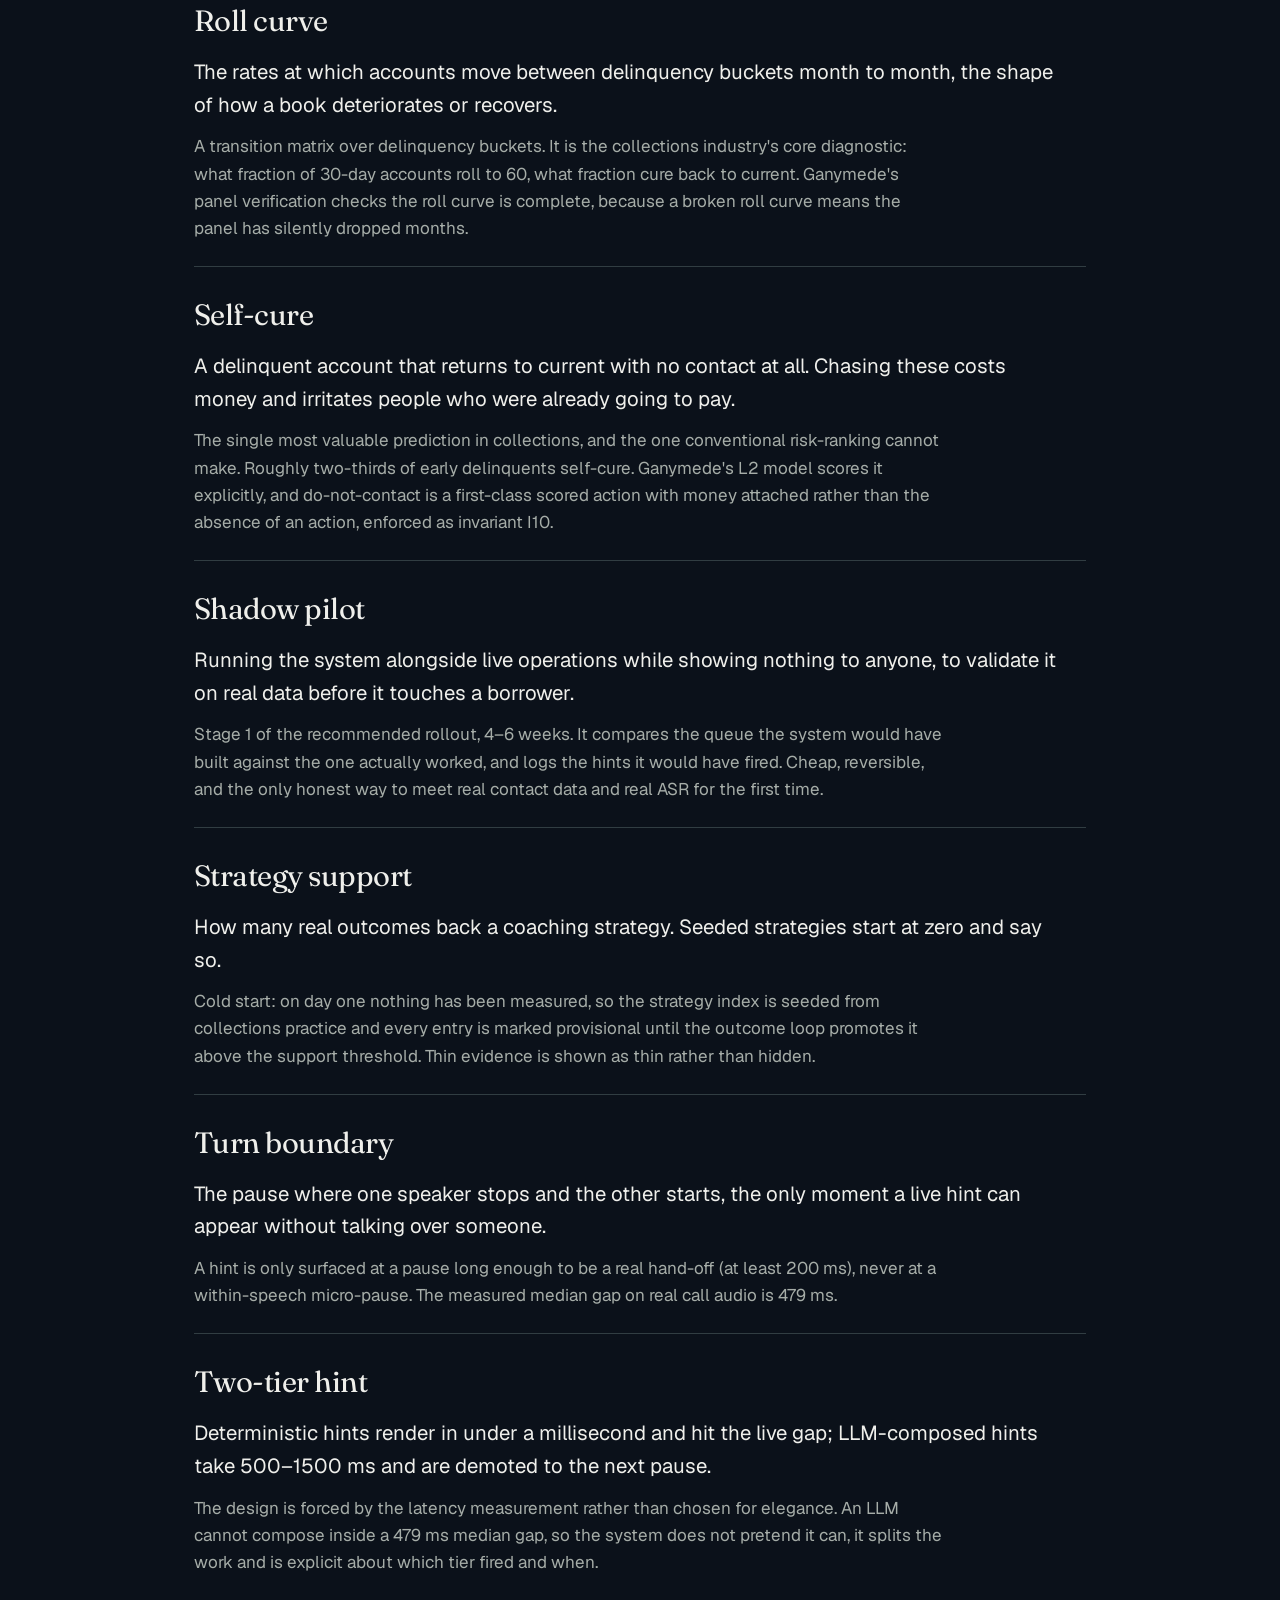
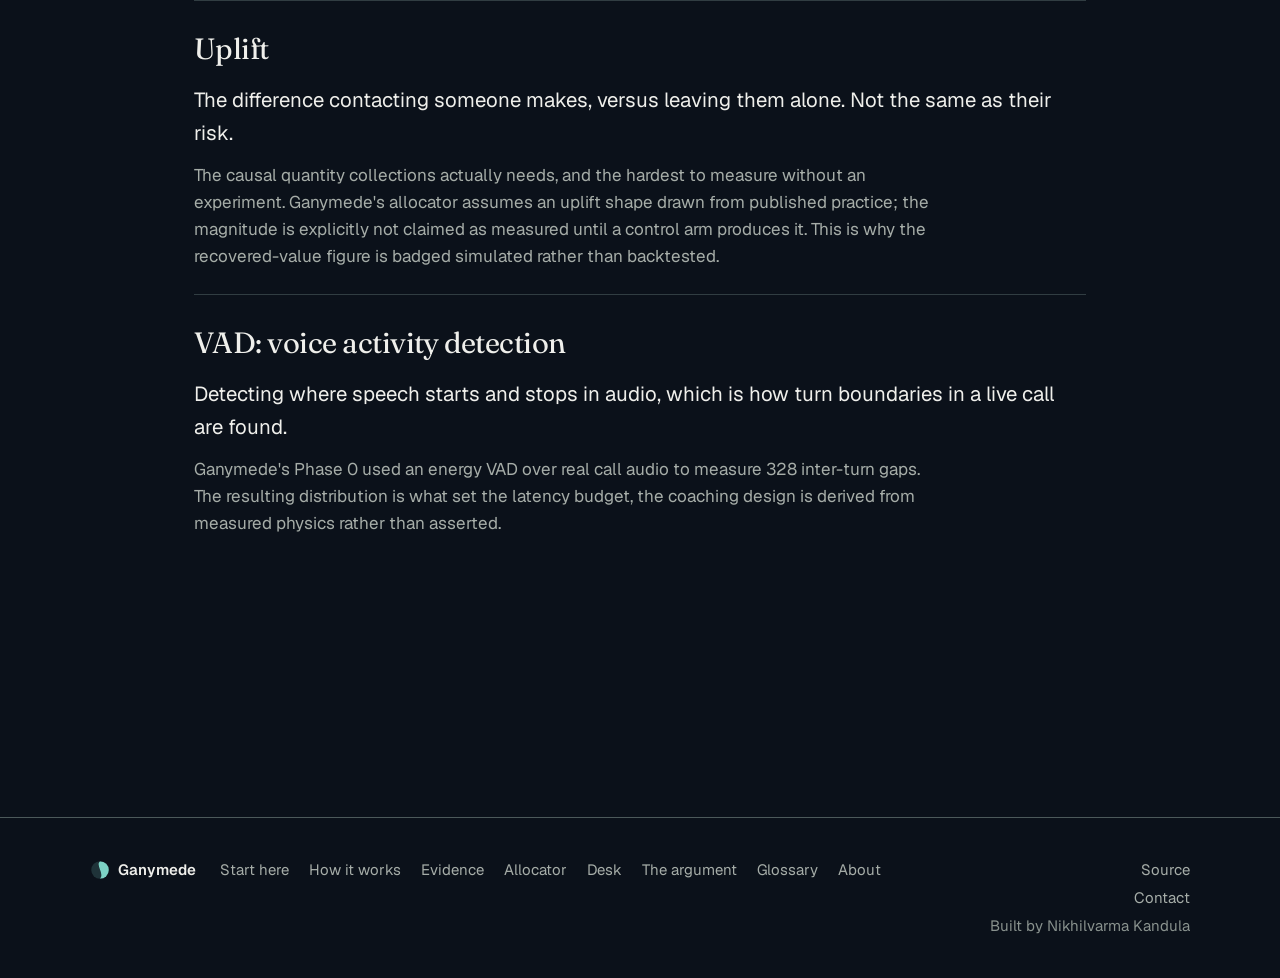
<file: site/glossary.html>
<!doctype html>
<html lang="en" data-depth="2">
<head>
<meta charset="utf-8">
<meta name="viewport" content="width=device-width,initial-scale=1">
<title>Glossary · Ganymede</title>
<meta name="theme-color" content="#0b111a">
<meta name="description" content="The collections and credit-risk vocabulary this site uses: arrears, self-cure, promise to pay, roll curve, uplift, calibration, drift, propensity and the rest, defined plainly.">
<link rel="icon" href="assets/logo/favicon.svg" type="image/svg+xml">
<link rel="canonical" href="https://ganymede-kandula.vercel.app/glossary">
<meta property="og:type" content="website">
<meta property="og:site_name" content="Ganymede">
<meta property="og:title" content="Ganymede · glossary">
<meta property="og:description" content="The collections and credit-risk vocabulary this site uses: arrears, self-cure, promise to pay, roll curve, uplift, calibration, drift, propensity and the rest, defined plainly.">
<meta property="og:url" content="https://ganymede-kandula.vercel.app/glossary">
<meta property="og:image" content="https://ganymede-kandula.vercel.app/assets/img/og.png">
<meta property="og:image:width" content="1200">
<meta property="og:image:height" content="630">
<meta property="og:image:alt" content="Ganymede: predict the wobble, shape the call, keep the book.">
<meta name="twitter:card" content="summary_large_image">
<meta name="twitter:title" content="Ganymede · glossary">
<meta name="twitter:description" content="The collections and credit-risk vocabulary this site uses: arrears, self-cure, promise to pay, roll curve, uplift, calibration, drift, propensity and the rest, defined plainly.">
<meta name="twitter:image" content="https://ganymede-kandula.vercel.app/assets/img/og.png">
<meta name="twitter:image:alt" content="Ganymede: predict the wobble, shape the call, keep the book.">
<!-- font-preload -->
<link rel="preload" as="font" type="font/woff2" crossorigin href="assets/fonts/geist-latin-19f9c925.woff2">
<link rel="preload" as="font" type="font/woff2" crossorigin href="assets/fonts/fraunces-latin-7234ed86.woff2">
<!-- /font-preload -->
<link rel="stylesheet" href="assets/fonts/fonts.css">
<link rel="stylesheet" href="assets/tokens.css">
<link rel="stylesheet" href="assets/base.css">
<link rel="stylesheet" href="assets/components.css">
<script>
  try {
    var t = localStorage.getItem('gm-theme');
    if (t) document.documentElement.setAttribute('data-theme', t);
    var d = localStorage.getItem('gm-depth');
    if (d) document.documentElement.setAttribute('data-depth', d);
  } catch (e) {}
</script>
<style>
  .shell { max-width: 940px; margin: 0 auto; padding: 0 var(--s-6) var(--s-12); }
  header.top {
    padding: clamp(48px,7vw,92px) 0 var(--s-7);
    display: grid; grid-template-columns: minmax(0,1fr) 190px;
    gap: clamp(24px,5vw,56px); align-items: center;
  }
  @media (max-width: 760px) { header.top { grid-template-columns: minmax(0,1fr); }
                              header.top .moonwrap { max-width: 140px; order: -1; } }
  header.top h1 { font-size: clamp(2.2rem, 5vw, 3.2rem); margin: var(--s-4) 0 var(--s-4); max-width: 16ch; }
  .moonwrap { width: 100%; }

  .searchrow { display: flex; gap: var(--s-3); align-items: center; flex-wrap: wrap;
               position: sticky; top: 60px; z-index: 10; padding: var(--s-4) 0;
               background: linear-gradient(var(--ground) 70%, transparent); }
  .searchrow input {
    flex: 1 1 260px; background: var(--surface); color: var(--text);
    border: 1px solid var(--line); border-radius: var(--r-2); padding: var(--s-3) var(--s-4);
    font-size: var(--fs-0);
  }
  .searchrow .count { font-size: var(--fs--1); color: var(--faint); font-family: var(--font-mono); }

  .entry {
    padding: var(--s-6) 0; border-top: 1px solid var(--line); scroll-margin-top: 130px;
  }
  .entry:first-of-type { border-top: 0; }
  .entry h2 {
    font-family: var(--font-display); font-weight: 400; font-size: var(--fs-3);
    letter-spacing: var(--tracking-tight); display: flex; align-items: baseline; gap: var(--s-3);
  }
  .entry h2 a { font-family: var(--font-mono); font-size: var(--fs--2); color: var(--faint);
                text-decoration: none; opacity: 0; transition: opacity var(--dur-fast); }
  .entry:hover h2 a, .entry h2 a:focus-visible { opacity: 1; }
  .entry .short { font-size: var(--fs-1); color: var(--text); margin: var(--s-3) 0 var(--s-3); max-width: 62ch; }
  .entry .long { color: var(--muted); max-width: 68ch; margin: 0; }
  .entry.hide { display: none; }
  .empty { padding: var(--s-9) 0; color: var(--faint); text-align: center; }
</style>
</head>
<body>
<a class="skip" href="#main">Skip to content</a>

<nav class="topnav">
  <a class="brand" href="index.html">
    <svg viewBox="0 0 32 32" aria-hidden="true" style="color:var(--signal)">
      <defs><clipPath id="nav-d"><circle cx="16" cy="16" r="14"/></clipPath></defs>
      <circle cx="16" cy="16" r="14" fill="currentColor" opacity=".18"/>
      <path d="M16 2C8.4 8.6 23.6 21.4 16 30L31 30L31 2Z" clip-path="url(#nav-d)" fill="currentColor"/>
    </svg>
    Ganymede
  </a>
  <div class="navlinks">
    <a href="index.html">Start here</a>
    <a href="system.html">How it works</a>
    <a href="evidence.html">Evidence</a>
    <a href="queue.html">Allocator</a>
    <a href="desk.html">Desk</a>
    <a href="case.html">The argument</a>
    <a href="glossary.html">Glossary</a>
    <a href="about.html">About</a>
  </div>
  <span class="spacer"></span>
  <button class="themebtn" data-theme-btn aria-label="Toggle theme">
    <svg viewBox="0 0 24 24" fill="none" stroke="currentColor" stroke-width="1.8" aria-hidden="true">
      <path d="M21 12.8A9 9 0 1 1 11.2 3a7 7 0 0 0 9.8 9.8Z"/>
    </svg>
  </button>
  <button class="themebtn navtoggle" data-nav-toggle aria-expanded="false" aria-label="Open menu">
    <svg viewBox="0 0 24 24" fill="none" stroke="currentColor" stroke-width="1.9" aria-hidden="true">
      <path d="M4 7h16M4 12h16M4 17h16"/>
    </svg>
  </button>
</nav>

<main id="main" class="shell">
  <header class="top aura">
    <div>
      <p class="eyebrow">Glossary</p>
      <h1 class="display">The words, without the fog.</h1>
      <p class="lede">Collections has a vocabulary that hides how simple most of it is. Every term
        here appears somewhere on this site, and every one is also available inline. Hover or focus
        a dotted word anywhere and the definition appears in place.</p>
    </div>
    <div class="moonwrap"><div id="moon"></div></div>
  </header>

  <div class="searchrow">
    <input type="search" id="q" placeholder="Filter. Try &ldquo;promise&rdquo; or &ldquo;drift&rdquo;"
           aria-label="Filter glossary terms" autocomplete="off">
    <span class="count" id="count" role="status">—</span>
  </div>

  <div id="entries"></div>
  <p class="empty" id="empty" hidden>Nothing matches that.</p>
</main>

<footer class="site">
  <div class="footwrap">
    <div class="footbrand">
      <svg viewBox="0 0 32 32" aria-hidden="true">
        <defs><clipPath id="fd"><circle cx="16" cy="16" r="14"/></clipPath></defs>
        <circle cx="16" cy="16" r="14" fill="currentColor" opacity=".18"/>
        <path d="M16 2C8.4 8.6 23.6 21.4 16 30L31 30L31 2Z" clip-path="url(#fd)" fill="currentColor"/>
      </svg>
      <span>Ganymede</span>
    </div>
    <nav class="footnav" aria-label="Footer">
      <a href="index.html">Start here</a>
      <a href="system.html">How it works</a>
      <a href="evidence.html">Evidence</a>
      <a href="queue.html">Allocator</a>
      <a href="desk.html">Desk</a>
      <a href="case.html">The argument</a>
      <a href="glossary.html">Glossary</a>
      <a href="about.html">About</a>
    </nav>
    <div class="footmeta">
      <a href="https://github.com/kandulanikhilvarma/ganymede">Source</a>
      <a href="mailto:kandulanikhilvarma@gmail.com">Contact</a>
      <span>Built by Nikhilvarma Kandula</span>
    </div>
  </div>
</footer>

<script type="module" src="assets/js/site.js"></script>
<script type="module">
import { ganymede } from './assets/js/moon.js';
const moonNode = document.getElementById('moon');
if (moonNode) ganymede(moonNode, { seed: 41, grooves: 26, craters: 14, phase: 0.44 });

const $ = id => document.getElementById(id);

// A failed load used to become an empty object, and the page then said
// "Nothing matches that." Say what actually happened.
let loadError = null;
const terms = await fetch('data/glossary.json')
  .then(r => { if (!r.ok) throw new Error(`glossary.json: ${r.status}`); return r.json(); })
  .catch(err => { loadError = err; console.error(err); return {}; });
if (loadError) {
  const p = document.createElement('p');
  p.className = 'load-error';
  p.textContent = 'The glossary could not load. Reload the page to try again.';
  $('entries').replaceChildren(p);
}
const list = Object.entries(terms).sort((a, b) => a[1].term.localeCompare(b[1].term));

if (!loadError) $('entries').replaceChildren(...list.map(([slug, t]) => {
  const s = document.createElement('section');
  s.className = 'entry';
  s.id = slug;
  s.dataset.hay = `${t.term} ${t.short} ${t.long}`.toLowerCase();
  s.innerHTML = `<h2><span></span><a href="#${slug}" aria-label="Link to ${t.term}">#</a></h2>
                 <p class="short"></p><p class="long"></p>`;
  s.querySelector('h2 span').textContent = t.term;
  s.querySelector('.short').textContent = t.short;
  s.querySelector('.long').textContent = t.long;
  return s;
}));

const q = $('q');
function filter() {
  const v = q.value.trim().toLowerCase();
  let shown = 0;
  document.querySelectorAll('.entry').forEach(e => {
    const hit = !v || e.dataset.hay.includes(v);
    e.classList.toggle('hide', !hit);
    if (hit) shown++;
  });
  $('count').textContent = `${shown} of ${list.length}`;
  $('empty').hidden = shown > 0;
}
q.addEventListener('input', filter);
filter();

// Deep link straight to a term.
if (location.hash) document.getElementById(location.hash.slice(1))?.scrollIntoView();
</script>
</body>
</html>
</file>
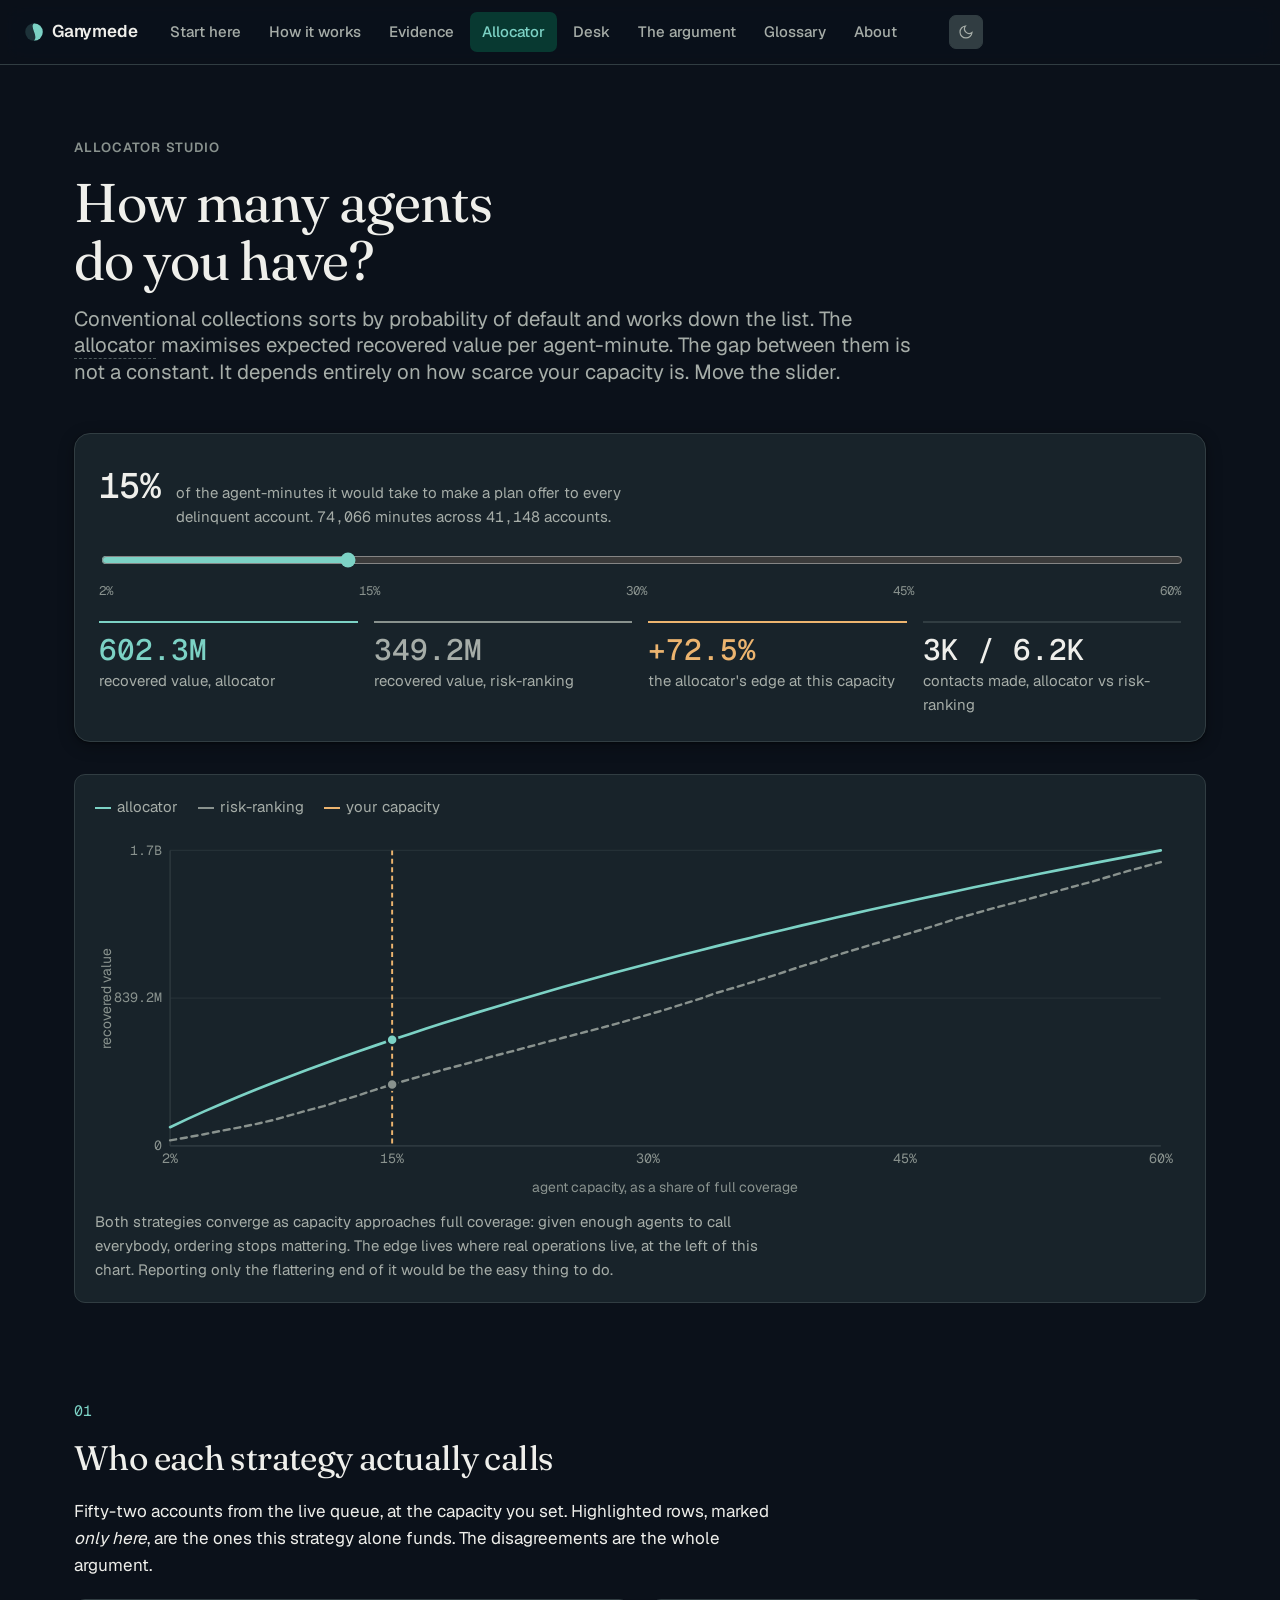
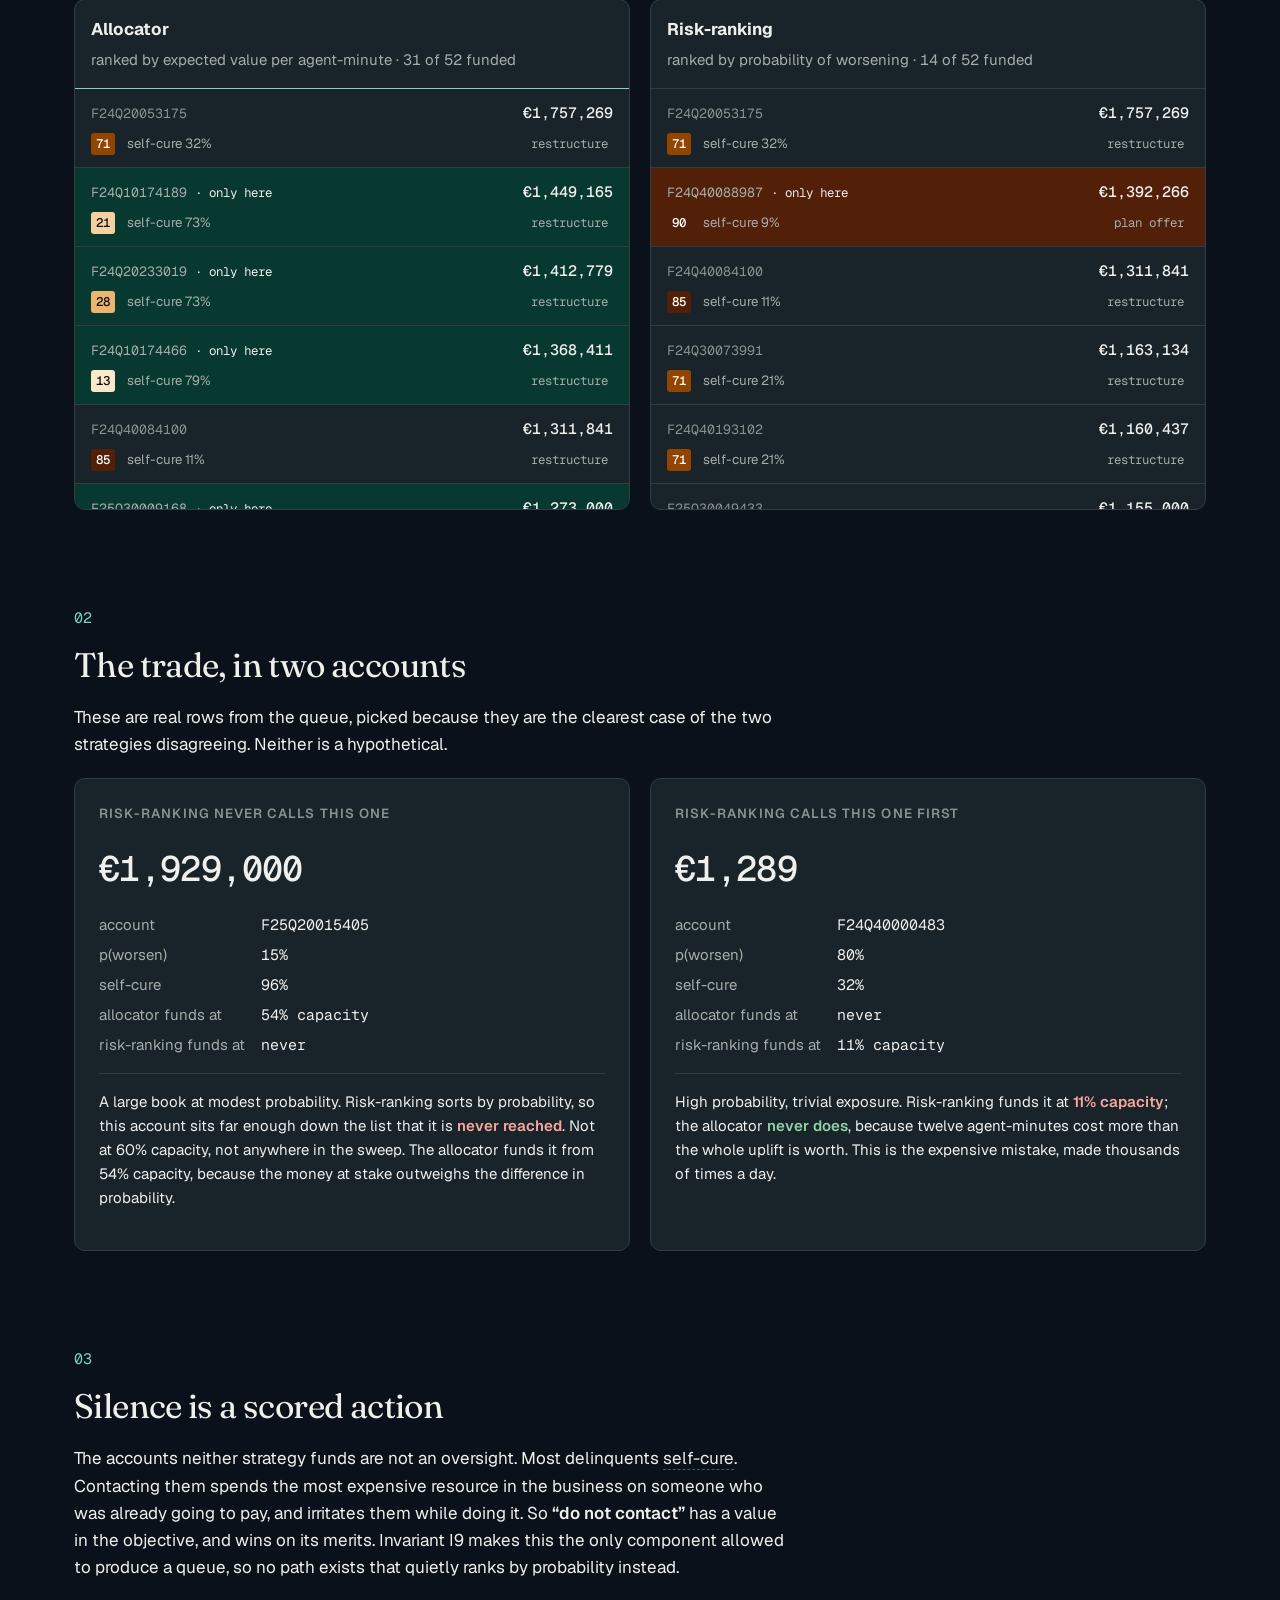
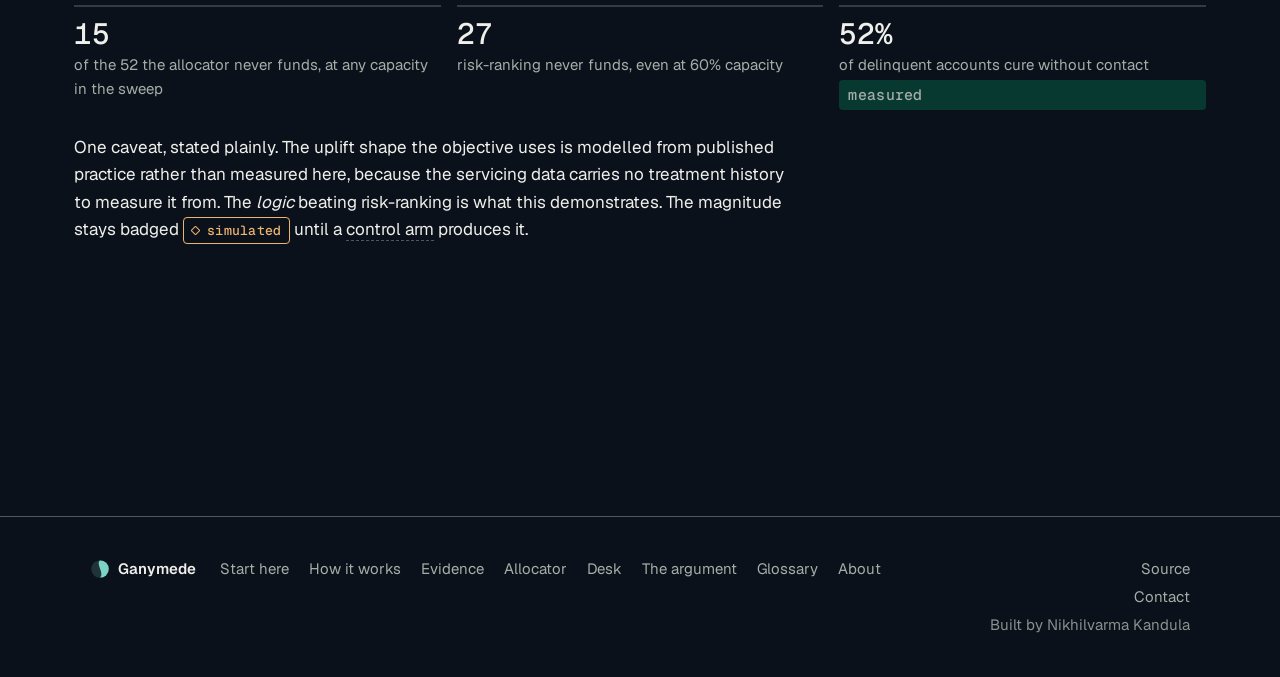
<file: site/queue.html>
<!doctype html>
<html lang="en" data-depth="2">
<head>
<meta charset="utf-8">
<meta name="viewport" content="width=device-width,initial-scale=1">
<title>Allocator studio · Ganymede</title>
<meta name="theme-color" content="#0b111a">
<meta name="description" content="Move the capacity slider and watch two queues re-rank: expected value per agent-minute against conventional risk-ranking. Every position is a real allocator run.">
<link rel="icon" href="assets/logo/favicon.svg" type="image/svg+xml">
<link rel="canonical" href="https://ganymede-kandula.vercel.app/queue">
<meta property="og:type" content="website">
<meta property="og:site_name" content="Ganymede">
<meta property="og:title" content="Ganymede · allocator studio">
<meta property="og:description" content="Move the capacity slider and watch two queues re-rank: expected value per agent-minute against conventional risk-ranking. Every position is a real allocator run.">
<meta property="og:url" content="https://ganymede-kandula.vercel.app/queue">
<meta property="og:image" content="https://ganymede-kandula.vercel.app/assets/img/og.png">
<meta property="og:image:width" content="1200">
<meta property="og:image:height" content="630">
<meta property="og:image:alt" content="Ganymede: predict the wobble, shape the call, keep the book.">
<meta name="twitter:card" content="summary_large_image">
<meta name="twitter:title" content="Ganymede · allocator studio">
<meta name="twitter:description" content="Move the capacity slider and watch two queues re-rank: expected value per agent-minute against conventional risk-ranking. Every position is a real allocator run.">
<meta name="twitter:image" content="https://ganymede-kandula.vercel.app/assets/img/og.png">
<meta name="twitter:image:alt" content="Ganymede: predict the wobble, shape the call, keep the book.">
<!-- font-preload -->
<link rel="preload" as="font" type="font/woff2" crossorigin href="assets/fonts/geist-latin-19f9c925.woff2">
<link rel="preload" as="font" type="font/woff2" crossorigin href="assets/fonts/fraunces-latin-7234ed86.woff2">
<!-- /font-preload -->
<link rel="stylesheet" href="assets/fonts/fonts.css">
<link rel="stylesheet" href="assets/tokens.css">
<link rel="stylesheet" href="assets/base.css">
<link rel="stylesheet" href="assets/components.css">
<script>
  try {
    var t = localStorage.getItem('gm-theme');
    if (t) document.documentElement.setAttribute('data-theme', t);
    var d = localStorage.getItem('gm-depth');
    if (d) document.documentElement.setAttribute('data-depth', d);
  } catch (e) {}
</script>
<style>
  .shell { max-width: 1180px; margin: 0 auto; padding: 0 var(--s-6) var(--s-12); }
  header.top { padding: var(--s-10) 0 var(--s-7); }
  header.top h1 { font-size: clamp(2.2rem, 5vw, 3.2rem); margin: var(--s-4) 0 var(--s-4); max-width: 18ch; }

  .control {
    background: var(--surface); border: 1px solid var(--line); border-radius: var(--r-4);
    padding: var(--s-6); box-shadow: var(--shadow-2); margin-bottom: var(--s-7);
  }
  .control .head { display: flex; align-items: baseline; gap: var(--s-4); flex-wrap: wrap; margin-bottom: var(--s-4); }
  .control .head b { font-family: var(--font-mono); font-size: var(--fs-4); font-weight: 500; letter-spacing: var(--tracking-tight); }
  .control .head .sub { color: var(--muted); font-size: var(--fs--1); max-width: 46ch; }
  input[type=range] { width: 100%; accent-color: var(--signal); height: 26px; }
  .ticks { display: flex; justify-content: space-between; font-family: var(--font-mono); font-size: var(--fs-micro); color: var(--faint); }

  .readouts { display: grid; grid-template-columns: repeat(auto-fit, minmax(158px, 1fr)); gap: var(--s-4); margin-top: var(--s-5); }
  .ro { border-top: 2px solid var(--line); padding-top: var(--s-3); }
  .ro b { display: block; font-family: var(--font-mono); font-size: var(--fs-3); font-weight: 500; line-height: 1.05; }
  .ro span { display: block; font-size: var(--fs--1); color: var(--muted); margin-top: 3px; }
  .ro.alloc { border-top-color: var(--signal); } .ro.alloc b { color: var(--signal); }
  .ro.risk { border-top-color: var(--faint); } .ro.risk b { color: var(--muted); }
  .ro.lift { border-top-color: var(--predict); } .ro.lift b { color: var(--predict); }

  .chartwrap { background: var(--surface); border: 1px solid var(--line); border-radius: var(--r-3); padding: var(--s-5); }
  .legend { display: flex; gap: var(--s-5); flex-wrap: wrap; font-size: var(--fs--1); color: var(--muted); margin-bottom: var(--s-3); }
  .legend i { display: inline-block; width: 16px; height: 2px; vertical-align: middle; margin-right: 6px; }

  .sec { margin-top: var(--s-11); }
  .sec h2 {
    font-family: var(--font-display); font-weight: 400; font-size: clamp(1.6rem, 3vw, 2rem);
    letter-spacing: var(--tracking-tight); margin-bottom: var(--s-3);
  }
  .sec .n { display: block; font-family: var(--font-mono); font-size: var(--fs--1); color: var(--signal); margin-bottom: var(--s-2); }

  .queues { display: grid; grid-template-columns: 1fr 1fr; gap: var(--s-5); margin-top: var(--s-5); }
  @media (max-width: 820px) { .queues { grid-template-columns: 1fr; } }
  .qcol { border: 1px solid var(--line); border-radius: var(--r-3); overflow: hidden; background: var(--surface); }
  .qcol > header { padding: var(--s-4); border-bottom: 1px solid var(--line); }
  .qcol > header b { font-size: var(--fs-0); }
  .qcol > header p { margin: 4px 0 0; font-size: var(--fs--1); color: var(--muted); }
  .qcol.alloc > header { border-bottom-color: var(--signal); }
  .qlist { list-style: none; margin: 0; padding: 0; max-height: 420px; overflow-y: auto; }
  .qlist li {
    display: grid; grid-template-columns: 1fr auto; gap: var(--s-2) var(--s-3);
    padding: var(--s-3) var(--s-4); border-bottom: 1px solid var(--line); margin: 0; max-width: none;
    align-items: baseline;
  }
  .qlist li:last-child { border-bottom: 0; }
  .qlist .id { font-family: var(--font-mono); font-size: var(--fs--2); color: var(--faint); }
  .qlist .exp { font-family: var(--font-mono); font-size: var(--fs--1); font-weight: 500; text-align: right; }
  .qlist .meta { grid-column: 1 / -1; display: flex; gap: var(--s-3); font-size: var(--fs--2); color: var(--muted); align-items: center; }
  .qlist li.only { background: var(--signal-quiet); }
  .qlist li.only .id { color: var(--muted); }   /* faint drops to 4.0:1 on the quiet fill */
  .qlist .onlytag { font-family: var(--font-mono); font-size: var(--fs-micro); color: var(--text); }
  .qcol.risk .qlist li.only { background: var(--predict-quiet); }
  .qlist .tag { font-family: var(--font-mono); font-size: var(--fs-micro); padding: 1px 5px; border-radius: 3px; }
  .empty { padding: var(--s-6); color: var(--faint); font-size: var(--fs--1); text-align: center; }
  .pchip { font-family: var(--font-mono); font-size: var(--fs-micro); padding: 1px 5px; border-radius: 3px; font-weight: 500; }

  .versus { display: grid; grid-template-columns: 1fr 1fr; gap: var(--s-5); margin-top: var(--s-5); }
  @media (max-width: 760px) { .versus { grid-template-columns: 1fr; } }
  .vcard { border: 1px solid var(--line); border-radius: var(--r-3); padding: var(--s-6); background: var(--surface); }
  .vcard .amt { font-family: var(--font-mono); font-size: var(--fs-4); font-weight: 500; letter-spacing: var(--tracking-tight); }
  .vcard dl { display: grid; grid-template-columns: auto 1fr; gap: 6px var(--s-4); margin: var(--s-4) 0 0; font-size: var(--fs--1); }
  .vcard dt { color: var(--muted); } .vcard dd { margin: 0; font-family: var(--font-mono); }
  .verdict { margin-top: var(--s-4); padding-top: var(--s-4); border-top: 1px solid var(--line); font-size: var(--fs--1); }
  .verdict .yes { color: var(--kept); font-weight: 600; }
  .verdict .no { color: var(--broken); font-weight: 600; }
</style>
</head>
<body>
<a class="skip" href="#main">Skip to content</a>

<nav class="topnav">
  <a class="brand" href="index.html">
    <svg viewBox="0 0 32 32" aria-hidden="true" style="color:var(--signal)">
      <defs><clipPath id="nav-d"><circle cx="16" cy="16" r="14"/></clipPath></defs>
      <circle cx="16" cy="16" r="14" fill="currentColor" opacity=".18"/>
      <path d="M16 2C8.4 8.6 23.6 21.4 16 30L31 30L31 2Z" clip-path="url(#nav-d)" fill="currentColor"/>
    </svg>
    Ganymede
  </a>
  <div class="navlinks">
    <a href="index.html">Start here</a>
    <a href="system.html">How it works</a>
    <a href="evidence.html">Evidence</a>
    <a href="queue.html">Allocator</a>
    <a href="desk.html">Desk</a>
    <a href="case.html">The argument</a>
    <a href="glossary.html">Glossary</a>
    <a href="about.html">About</a>
  </div>
  <span class="spacer"></span>
  <button class="themebtn" data-theme-btn aria-label="Toggle theme">
    <svg viewBox="0 0 24 24" fill="none" stroke="currentColor" stroke-width="1.8" aria-hidden="true">
      <path d="M21 12.8A9 9 0 1 1 11.2 3a7 7 0 0 0 9.8 9.8Z"/>
    </svg>
  </button>
  <button class="themebtn navtoggle" data-nav-toggle aria-expanded="false" aria-label="Open menu">
    <svg viewBox="0 0 24 24" fill="none" stroke="currentColor" stroke-width="1.9" aria-hidden="true">
      <path d="M4 7h16M4 12h16M4 17h16"/>
    </svg>
  </button>
</nav>

<main id="main" class="shell">
  <header class="top">
    <p class="eyebrow">Allocator studio</p>
    <h1 class="display">How many agents do you have?</h1>
    <p class="lede">Conventional collections sorts by probability of default and works down the
      list. The <span data-term="allocator">allocator</span> maximises expected recovered value per
      agent-minute. The gap between them is not a constant. It depends entirely on how scarce your capacity is. Move the slider.</p>
  </header>

  <section class="control">
    <div class="head">
      <b id="capPct">15%</b>
      <div class="sub">of the agent-minutes it would take to make a plan offer to every delinquent
        account. <span class="mono" id="capMinutes">—</span> minutes across
        <span class="mono" data-fig="allocator:accounts_in_queue" data-fig-format="n" data-fig-badge="off">—</span>
        accounts. <span data-badge-slot></span></div>
    </div>
    <input type="range" id="cap" min="0" max="58" value="13" step="1"
           aria-label="Agent capacity as a share of full coverage">
    <div class="ticks"><span>2%</span><span>15%</span><span>30%</span><span>45%</span><span>60%</span></div>

    <div class="readouts">
      <div class="ro alloc"><b id="roAllocV">—</b><span>recovered value, allocator</span></div>
      <div class="ro risk"><b id="roRiskV">—</b><span>recovered value, risk-ranking</span></div>
      <div class="ro lift"><b id="roLift">—</b><span>the allocator's edge at this capacity</span></div>
      <div class="ro"><b id="roContacts">—</b><span>contacts made, allocator vs risk-ranking</span></div>
    </div>
  </section>

  <div class="chartwrap">
    <div class="legend">
      <span><i style="background:var(--signal)"></i>allocator</span>
      <span><i style="background:var(--faint);border-top:2px dashed var(--faint);height:0"></i>risk-ranking</span>
      <span><i style="background:var(--predict)"></i>your capacity</span>
    </div>
    <div id="frontier"></div>
    <p style="font-size:var(--fs--1);color:var(--muted);margin:var(--s-4) 0 0;max-width:70ch">
      Both strategies converge as capacity approaches full coverage: given enough agents to call
      everybody, ordering stops mattering. The edge lives where real operations live, at the left
      of this chart. Reporting only the flattering end of it would be the easy thing to do.</p>
  </div>

  <section class="sec">
    <span class="n">01</span>
    <h2>Who each strategy actually calls</h2>
    <p>Fifty-two accounts from the live queue, at the capacity you set. Highlighted rows, marked
      <em>only here</em>, are the ones this strategy alone funds. The disagreements are the whole argument.</p>

    <div class="queues">
      <div class="qcol alloc">
        <header>
          <b>Allocator</b>
          <p>ranked by expected value per agent-minute · <span class="mono" id="allocCount">—</span> of 52 funded</p>
        </header>
        <ul class="qlist" id="allocList"></ul>
      </div>
      <div class="qcol risk">
        <header>
          <b>Risk-ranking</b>
          <p>ranked by probability of worsening · <span class="mono" id="riskCount">—</span> of 52 funded</p>
        </header>
        <ul class="qlist" id="riskList"></ul>
      </div>
    </div>
  </section>

  <section class="sec">
    <span class="n">02</span>
    <h2>The trade, in two accounts</h2>
    <p>These are real rows from the queue, picked because they are the clearest case of the two
      strategies disagreeing. Neither is a hypothetical.</p>
    <div class="versus" id="versus"></div>
  </section>

  <section class="sec">
    <span class="n">03</span>
    <h2>Silence is a scored action</h2>
    <p>The accounts neither strategy funds are not an oversight. Most delinquents
      <span data-term="self-cure">self-cure</span>. Contacting them spends the most expensive
      resource in the business on someone who was already going to pay, and irritates them while
      doing it. So <strong>&ldquo;do not contact&rdquo;</strong> has a value in the objective, and
      wins on its merits. Invariant I9 makes this the only component allowed to produce a queue, so
      no path exists that quietly ranks by probability instead.</p>
    <div class="readouts" style="margin-top:var(--s-6)">
      <div class="ro"><b id="roNeverAlloc">—</b><span>of the 52 the allocator never funds, at any capacity in the sweep</span></div>
      <div class="ro"><b id="roNeverRisk">—</b><span>risk-ranking never funds, even at 60% capacity</span></div>
      <div class="ro"><b data-fig="risk:models.L2_selfcure.base_rate" data-fig-format="pct01">—</b>
        <span>of delinquent accounts cure without contact <span data-badge-slot></span></span></div>
    </div>
    <p data-tier="2" style="margin-top:var(--s-6)">One caveat, stated plainly. The uplift shape the
      objective uses is modelled from published practice rather than measured here, because the
      servicing data carries no treatment history to measure it from. The <em>logic</em> beating risk-ranking is
      what this demonstrates. The magnitude stays badged
      <span class="badge badge-simulated">simulated</span> until a
      <span data-term="control-arm">control arm</span> produces it.</p>
  </section>
</main>

<footer class="site">
  <div class="footwrap">
    <div class="footbrand">
      <svg viewBox="0 0 32 32" aria-hidden="true">
        <defs><clipPath id="fd"><circle cx="16" cy="16" r="14"/></clipPath></defs>
        <circle cx="16" cy="16" r="14" fill="currentColor" opacity=".18"/>
        <path d="M16 2C8.4 8.6 23.6 21.4 16 30L31 30L31 2Z" clip-path="url(#fd)" fill="currentColor"/>
      </svg>
      <span>Ganymede</span>
    </div>
    <nav class="footnav" aria-label="Footer">
      <a href="index.html">Start here</a>
      <a href="system.html">How it works</a>
      <a href="evidence.html">Evidence</a>
      <a href="queue.html">Allocator</a>
      <a href="desk.html">Desk</a>
      <a href="case.html">The argument</a>
      <a href="glossary.html">Glossary</a>
      <a href="about.html">About</a>
    </nav>
    <div class="footmeta">
      <a href="https://github.com/kandulanikhilvarma/ganymede">Source</a>
      <a href="mailto:kandulanikhilvarma@gmail.com">Contact</a>
      <span>Built by Nikhilvarma Kandula</span>
    </div>
  </div>
</footer>

<script type="module" src="assets/js/site.js"></script>
<script type="module">
import { resolveFigures } from './assets/js/figures.js';
import { lineChart, loadData, loadFailed, el } from './assets/js/charts.js';

resolveFigures();

const $ = id => document.getElementById(id);
const money = v => '€' + Math.round(v).toLocaleString('en-GB');
const compact = v => Intl.NumberFormat('en-GB', { notation: 'compact', maximumFractionDigits: 1 }).format(v);
const cssVar = n => getComputedStyle(document.documentElement).getPropertyValue(n).trim();
const riskColour = p => cssVar('--risk-' + Math.round(p * 10) * 10);

let A = null, point = null;

function row(a, funded, only) {
  const li = document.createElement('li');
  if (only) li.classList.add('only');
  li.innerHTML = `
    <span class="id">${a.loan_id}${only ? ' <span class="onlytag">· only here</span>' : ''}</span>
    <span class="exp">${money(a.exposure)}</span>
    <span class="meta">
      <span class="pchip"></span>
      <span>self-cure ${Math.round(a.p_selfcure * 100)}%</span>
      <span class="tag" style="margin-left:auto">${funded ? (a.best_action || 'plan offer').replace(/_/g, ' ') : ''}</span>
    </span>`;
  const chip = li.querySelector('.pchip');
  chip.textContent = Math.round(a.p_worsen * 100);
  chip.style.background = riskColour(a.p_worsen);
  chip.style.color = `var(--on-risk-${Math.round(a.p_worsen * 10) * 10})`;
  chip.title = `p(worsen) ${a.p_worsen}`;
  return li;
}

function render(frac) {
  point = A.frontier.reduce((best, p) =>
    Math.abs(p.capacity_frac - frac) < Math.abs(best.capacity_frac - frac) ? p : best, A.frontier[0]);

  $('capPct').textContent = Math.round(point.capacity_frac * 100) + '%';
  $('capMinutes').textContent = point.capacity_minutes.toLocaleString('en-GB');
  $('roAllocV').textContent = compact(point.allocator_value);
  $('roRiskV').textContent = compact(point.risk_ranking_value);
  $('roLift').textContent = (point.lift_pct > 0 ? '+' : '') + point.lift_pct + '%';
  $('roContacts').textContent =
    `${compact(point.allocator_contacts)} / ${compact(point.risk_contacts)}`;
  // The slider's value is an index into the sweep; say what it means instead.
  $('cap').setAttribute('aria-valuetext',
    `${Math.round(point.capacity_frac * 100)}% capacity, allocator edge ${$('roLift').textContent}`);

  const f = point.capacity_frac;
  const inA = a => a.enters_allocator_at !== null && a.enters_allocator_at <= f + 1e-9;
  const inR = a => a.enters_risk_at !== null && a.enters_risk_at <= f + 1e-9;

  const allocFunded = A.queue_sample.filter(inA);
  const riskFunded = A.queue_sample.filter(inR);
  $('allocCount').textContent = allocFunded.length;
  $('riskCount').textContent = riskFunded.length;

  const paint = (node, list, isOnly) => {
    if (!list.length) {
      node.replaceChildren(Object.assign(document.createElement('li'),
        { className: 'empty', textContent: 'Nothing funded at this capacity.' }));
      return;
    }
    node.replaceChildren(...list.map(a => row(a, true, isOnly(a))));
  };
  paint($('allocList'), allocFunded, a => !inR(a));
  paint($('riskList'), riskFunded, a => !inA(a));

  drawFrontier();
}

function drawFrontier() {
  const f = A.frontier;
  const maxV = Math.max(...f.map(p => Math.max(p.allocator_value, p.risk_ranking_value)));
  const { x, y, svg } = lineChart($('frontier'), {
    w: 900, h: 300, pad: { t: 16, r: 20, b: 40, l: 62 },
    series: [
      { points: f.map(p => [p.capacity_frac * 100, p.allocator_value]), stroke: 'var(--signal)', width: 2.2 },
      { points: f.map(p => [p.capacity_frac * 100, p.risk_ranking_value]), stroke: 'var(--faint)', dashed: true },
    ],
    xDomain: [2, 60], yDomain: [0, maxV],
    xTicks: [2, 15, 30, 45, 60].map(v => ({ v, label: v + '%' })),
    yTicks: [0, maxV / 2, maxV].map(v => ({ v, label: compact(v) })),
    xLabel: 'agent capacity, as a share of full coverage',
    yLabel: 'recovered value',
    title: 'Recovered value by capacity: allocator against risk-ranking',
  });
  const px = x(point.capacity_frac * 100);
  svg.appendChild(el('line', {
    x1: px, y1: 16, x2: px, y2: 300 - 40,
    stroke: 'var(--predict)', 'stroke-width': 1.6, 'stroke-dasharray': '4 3',
  }));
  svg.appendChild(el('circle', {
    cx: px, cy: y(point.allocator_value), r: 4.5, fill: 'var(--signal)',
    stroke: 'var(--surface)', 'stroke-width': 2,
  }));
  svg.appendChild(el('circle', {
    cx: px, cy: y(point.risk_ranking_value), r: 4.5, fill: 'var(--faint)',
    stroke: 'var(--surface)', 'stroke-width': 2,
  }));
}

function buildVersus() {
  // The clearest disagreement in the sample: the biggest account risk-ranking
  // never funds, against the smallest one it funds earliest.
  const bigMissed = A.queue_sample
    .filter(a => a.enters_risk_at === null && a.enters_allocator_at !== null)
    .sort((a, b) => b.exposure - a.exposure)[0];
  const smallCalled = A.queue_sample
    .filter(a => a.enters_allocator_at === null && a.enters_risk_at !== null)
    .sort((a, b) => a.exposure - b.exposure)[0];

  const card = (a, title, blurb) => {
    if (!a) return document.createElement('div');
    const d = document.createElement('div');
    d.className = 'vcard';
    d.innerHTML = `
      <p class="eyebrow">${title}</p>
      <p class="amt">${money(a.exposure)}</p>
      <dl>
        <dt>account</dt><dd>${a.loan_id}</dd>
        <dt>p(worsen)</dt><dd>${(a.p_worsen * 100).toFixed(0)}%</dd>
        <dt>self-cure</dt><dd>${(a.p_selfcure * 100).toFixed(0)}%</dd>
        <dt>allocator funds at</dt><dd>${a.enters_allocator_at !== null ? Math.round(a.enters_allocator_at * 100) + '% capacity' : 'never'}</dd>
        <dt>risk-ranking funds at</dt><dd>${a.enters_risk_at !== null ? Math.round(a.enters_risk_at * 100) + '% capacity' : 'never'}</dd>
      </dl>
      <p class="verdict">${blurb}</p>`;
    return d;
  };

  $('versus').replaceChildren(
    card(bigMissed, 'risk-ranking never calls this one',
      `A large book at modest probability. Risk-ranking sorts by probability, so this account sits far enough down the list that it is <span class="no">never reached</span>. Not at ${Math.round(A.sweep_to * 100)}% capacity, not anywhere in the sweep. The allocator funds it from ${bigMissed ? Math.round(bigMissed.enters_allocator_at * 100) : ''}% capacity, because the money at stake outweighs the difference in probability.`),
    card(smallCalled, 'risk-ranking calls this one first',
      `High probability, trivial exposure. Risk-ranking funds it at <span class="no">${smallCalled ? Math.round(smallCalled.enters_risk_at * 100) : ''}% capacity</span>; the allocator <span class="yes">never does</span>, because twelve agent-minutes cost more than the whole uplift is worth. This is the expensive mistake, made thousands of times a day.`),
  );

  $('roNeverAlloc').textContent = A.queue_sample.filter(a => a.enters_allocator_at === null).length;
  $('roNeverRisk').textContent = A.queue_sample.filter(a => a.enters_risk_at === null).length;
}

loadData('allocator').then(a => {
  A = a;
  const fracs = a.frontier.map(p => p.capacity_frac);
  const slider = $('cap');
  slider.max = String(fracs.length - 1);
  // ?cap=5 opens the studio at 5% capacity, and the address follows the
  // slider, so a scenario can be linked rather than described.
  const nearest = pct => fracs.reduce((best, f, i) =>
    Math.abs(f * 100 - pct) < Math.abs(fracs[best] * 100 - pct) ? i : best, 0);
  const asked = parseFloat(new URLSearchParams(location.search).get('cap'));
  const start = Number.isFinite(asked) ? nearest(asked) : fracs.indexOf(a.default_capacity_frac);
  slider.value = String(start);
  slider.addEventListener('input', () => {
    const f = fracs[+slider.value];
    render(f);
    const url = new URL(location.href);
    url.searchParams.set('cap', String(Math.round(f * 100)));
    history.replaceState(null, '', url);
  });
  buildVersus();
  render(fracs[start]);
  addEventListener('resize', () => drawFrontier(), { passive: true });
}).catch(err => {
  loadFailed('frontier')(err);
});
</script>
</body>
</html>
</file>
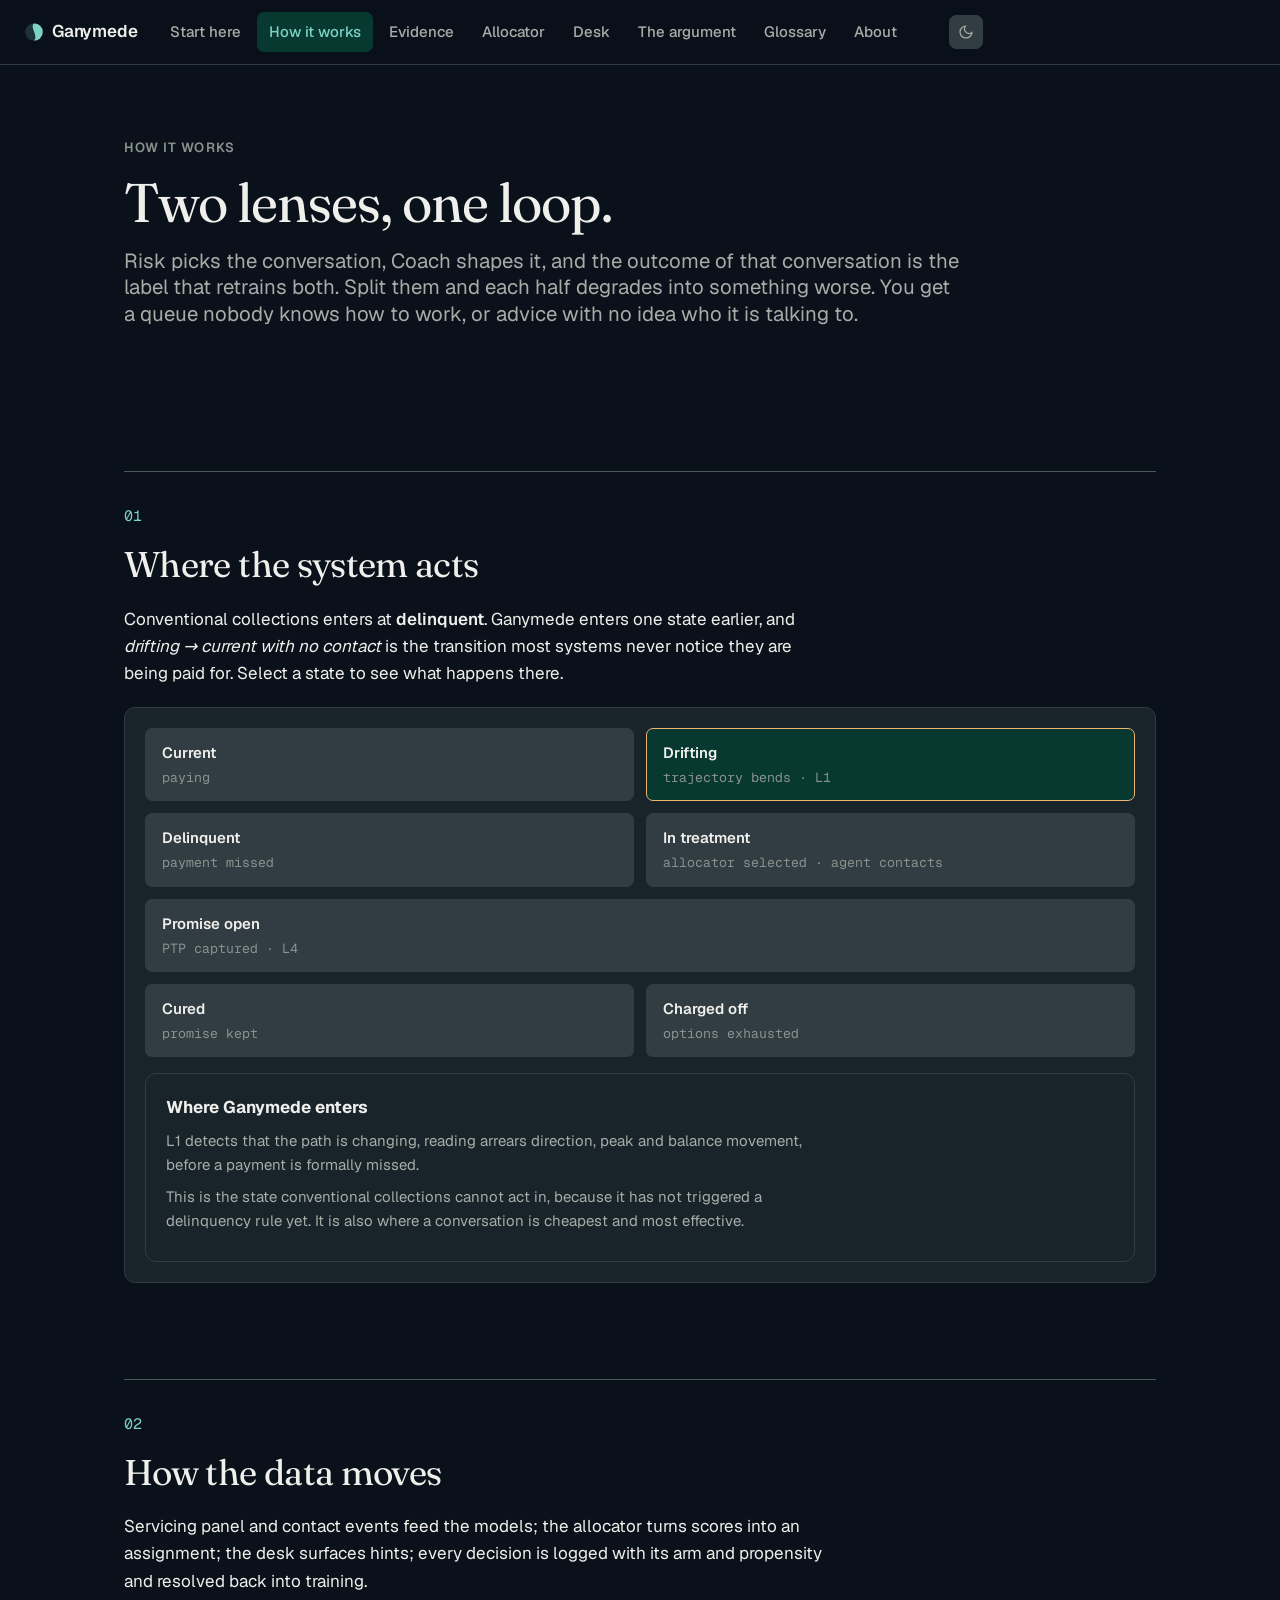
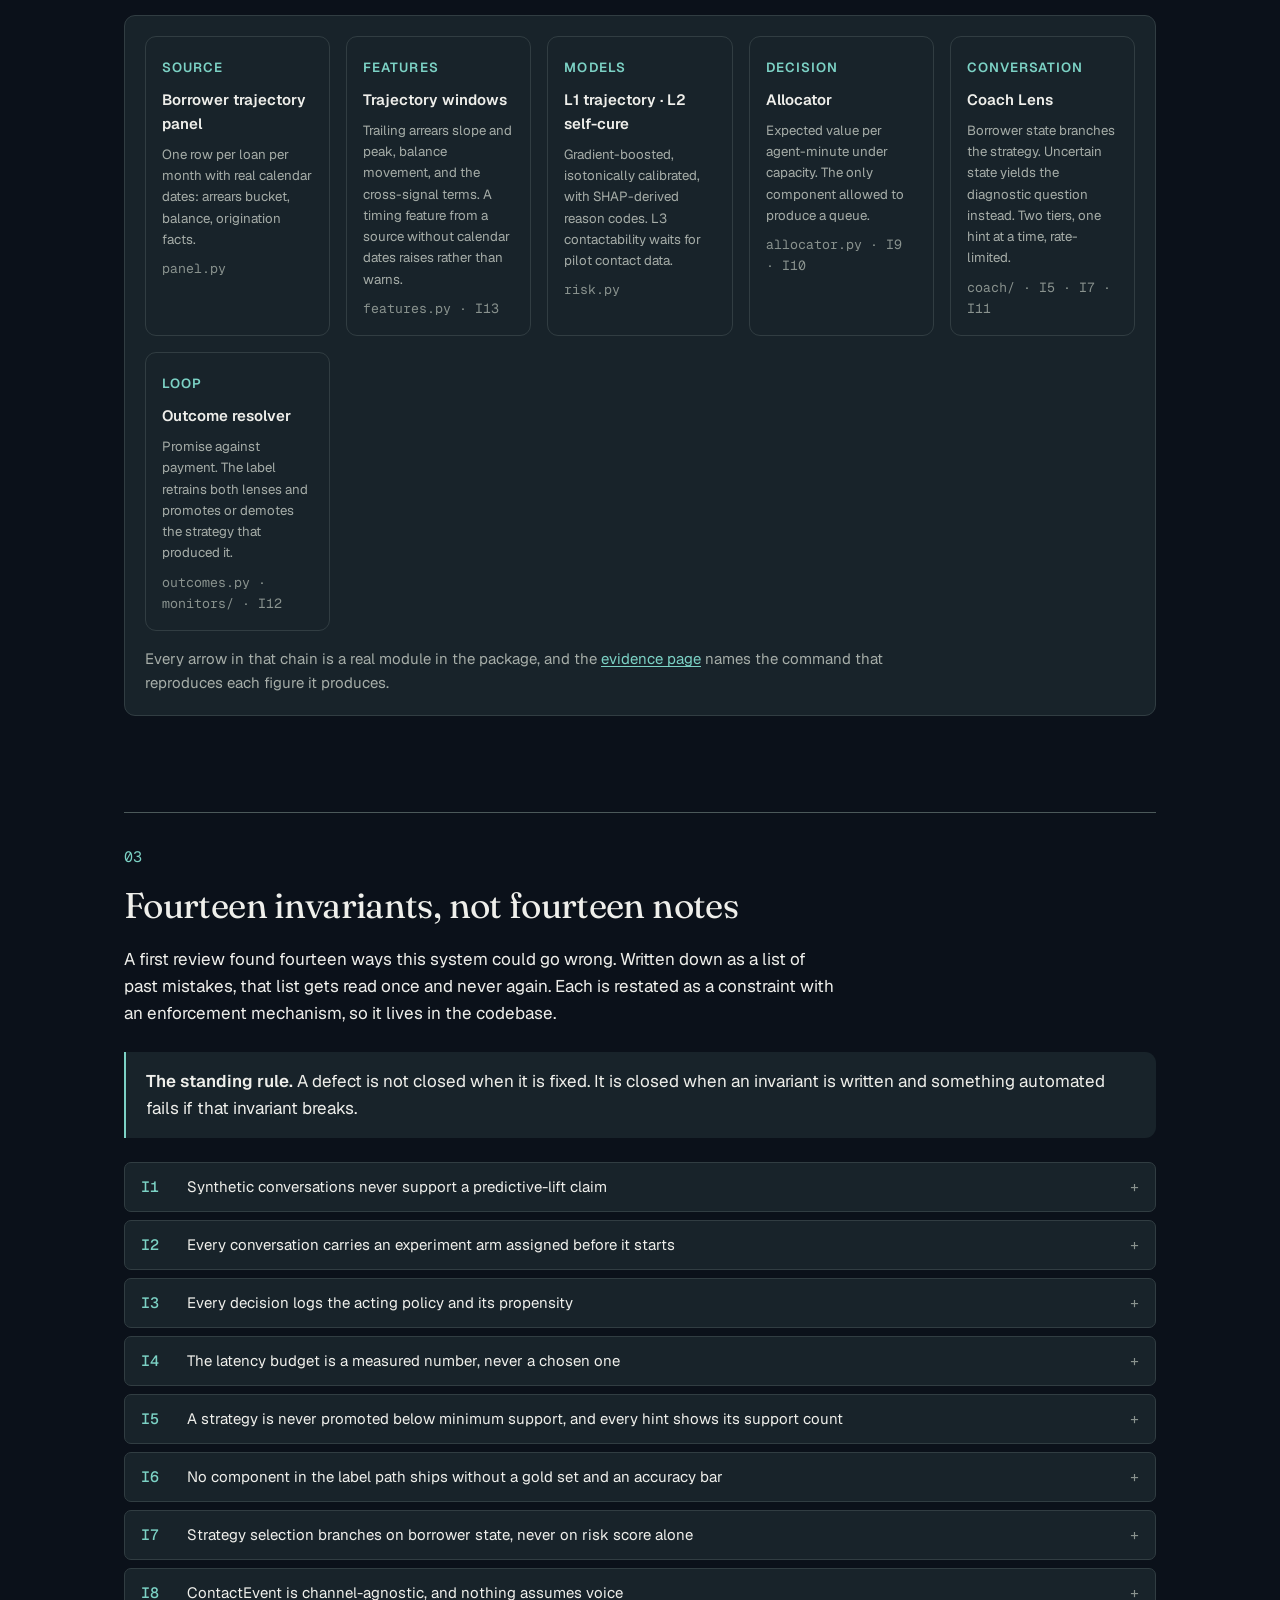
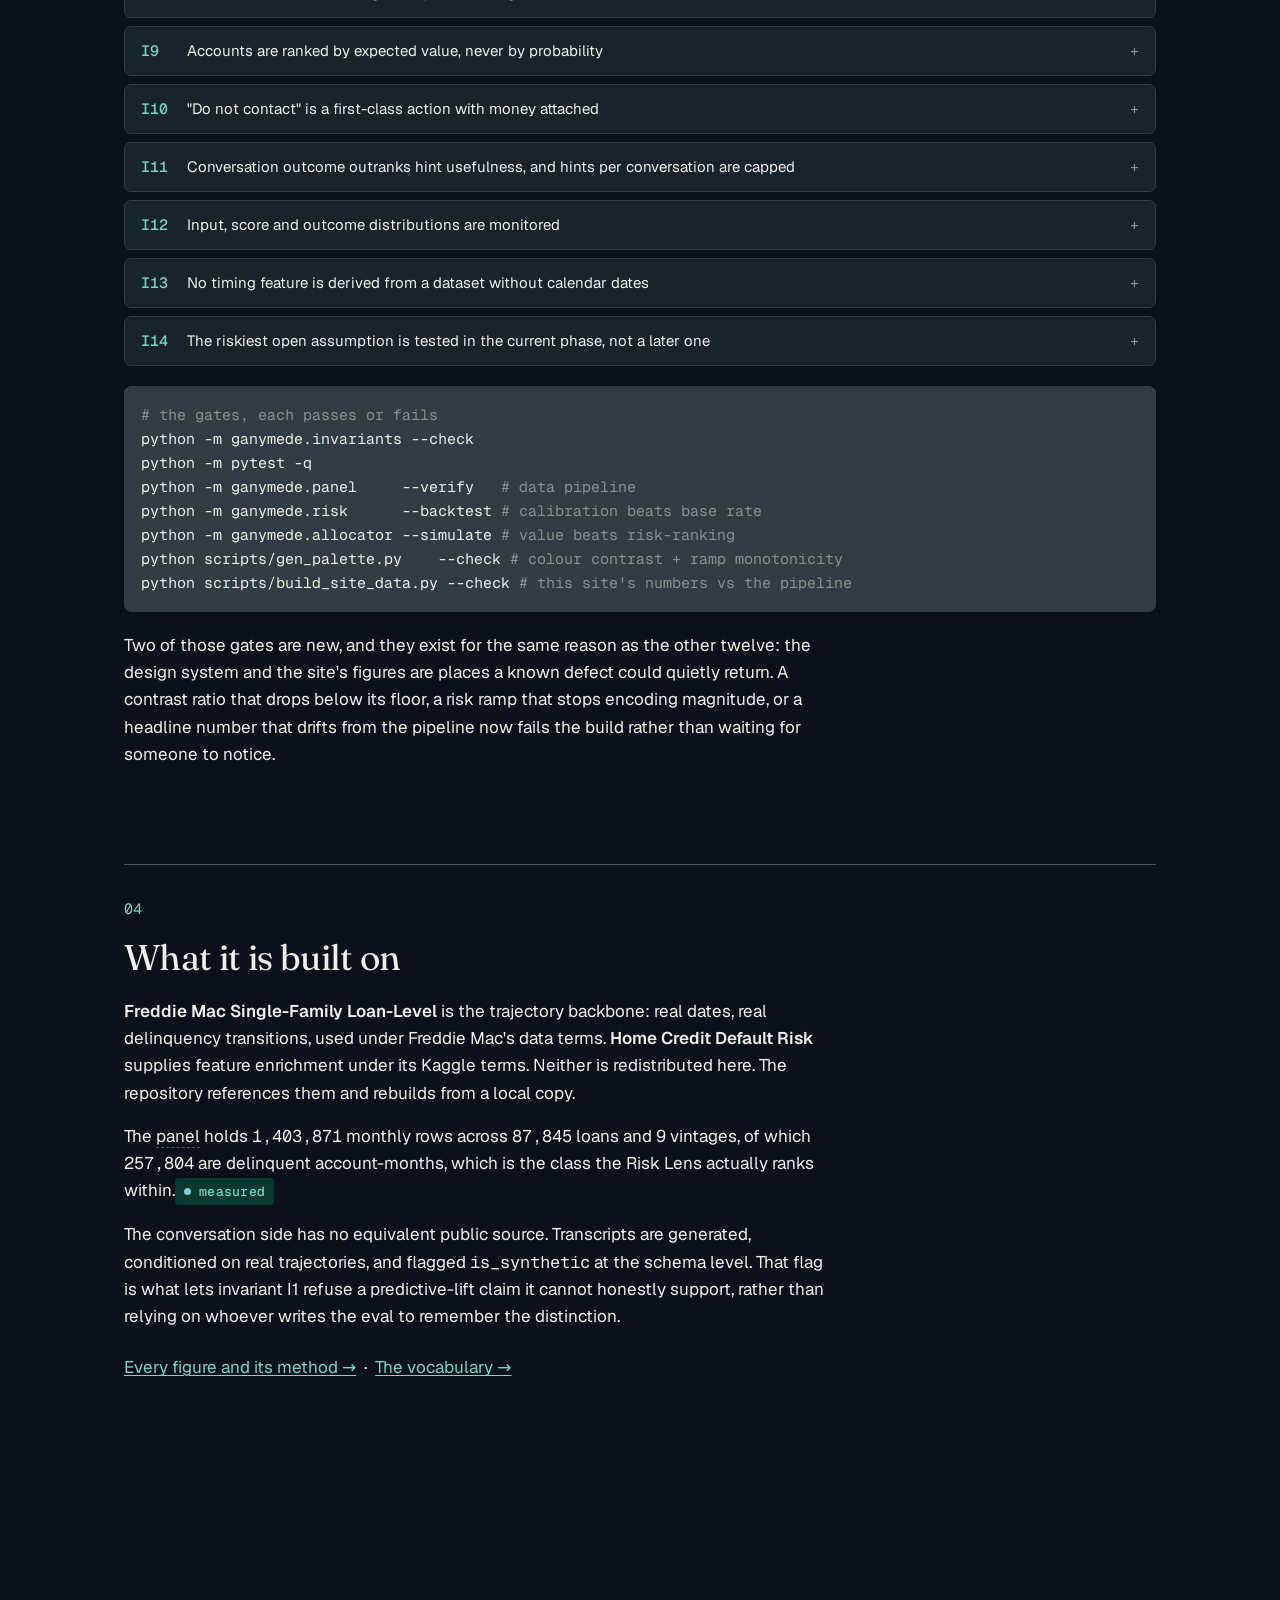
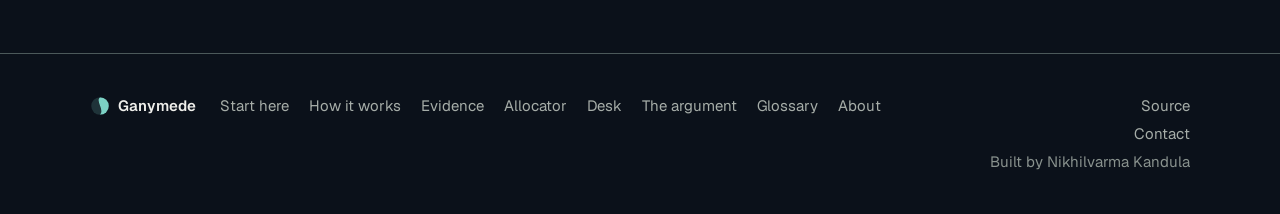
<file: site/system.html>
<!doctype html>
<html lang="en" data-depth="2">
<head>
<meta charset="utf-8">
<meta name="viewport" content="width=device-width,initial-scale=1">
<title>How it works · Ganymede</title>
<meta name="theme-color" content="#0b111a">
<meta name="description" content="The Ganymede architecture: where the system acts in a borrower's life, how data flows from servicing panel to retrained model, and the fourteen invariants that fail the build when a known defect returns.">
<link rel="icon" href="assets/logo/favicon.svg" type="image/svg+xml">
<link rel="canonical" href="https://ganymede-kandula.vercel.app/system">
<meta property="og:type" content="website">
<meta property="og:site_name" content="Ganymede">
<meta property="og:title" content="Ganymede · how it works">
<meta property="og:description" content="The Ganymede architecture: where the system acts in a borrower's life, how data flows from servicing panel to retrained model, and the fourteen invariants that fail the build when a known defect returns.">
<meta property="og:url" content="https://ganymede-kandula.vercel.app/system">
<meta property="og:image" content="https://ganymede-kandula.vercel.app/assets/img/og.png">
<meta property="og:image:width" content="1200">
<meta property="og:image:height" content="630">
<meta property="og:image:alt" content="Ganymede: predict the wobble, shape the call, keep the book.">
<meta name="twitter:card" content="summary_large_image">
<meta name="twitter:title" content="Ganymede · how it works">
<meta name="twitter:description" content="The Ganymede architecture: where the system acts in a borrower's life, how data flows from servicing panel to retrained model, and the fourteen invariants that fail the build when a known defect returns.">
<meta name="twitter:image" content="https://ganymede-kandula.vercel.app/assets/img/og.png">
<meta name="twitter:image:alt" content="Ganymede: predict the wobble, shape the call, keep the book.">
<!-- font-preload -->
<link rel="preload" as="font" type="font/woff2" crossorigin href="assets/fonts/geist-latin-19f9c925.woff2">
<link rel="preload" as="font" type="font/woff2" crossorigin href="assets/fonts/fraunces-latin-7234ed86.woff2">
<!-- /font-preload -->
<link rel="stylesheet" href="assets/fonts/fonts.css">
<link rel="stylesheet" href="assets/tokens.css">
<link rel="stylesheet" href="assets/base.css">
<link rel="stylesheet" href="assets/components.css">
<script>
  try {
    var t = localStorage.getItem('gm-theme');
    if (t) document.documentElement.setAttribute('data-theme', t);
    var d = localStorage.getItem('gm-depth');
    if (d) document.documentElement.setAttribute('data-depth', d);
  } catch (e) {}
</script>
<style>
  .shell { max-width: 1080px; margin: 0 auto; padding: 0 var(--s-6) var(--s-12); }
  header.top { padding: var(--s-10) 0 var(--s-7); }
  header.top h1 { font-size: clamp(2.2rem, 5vw, 3.2rem); margin: var(--s-4) 0 var(--s-4); max-width: 17ch; }

  .sec { margin-top: var(--s-11); padding-top: var(--s-7); border-top: 1px solid var(--line-strong); }
  .sec > h2 {
    font-family: var(--font-display); font-weight: 400; font-size: clamp(1.6rem, 3vw, 2.1rem);
    letter-spacing: var(--tracking-tight); margin-bottom: var(--s-3);
  }
  .sec .n { display: block; font-family: var(--font-mono); font-size: var(--fs--1); color: var(--signal); margin-bottom: var(--s-2); }

  .plot { background: var(--surface); border: 1px solid var(--line); border-radius: var(--r-3); padding: var(--s-5); margin-top: var(--s-5); }
  figcaption { font-size: var(--fs--1); color: var(--muted); margin-top: var(--s-4); max-width: 74ch; }

  /* state machine */
  .fsm { display: grid; gap: var(--s-3); }
  .fsmrow { display: flex; gap: var(--s-3); flex-wrap: wrap; align-items: stretch; }
  .node {
    flex: 1 1 150px; min-width: 130px; text-align: left; background: var(--surface-2);
    border: 1px solid var(--line); border-radius: var(--r-2); padding: var(--s-3) var(--s-4);
    color: inherit;
  }
  .node b { display: block; font-size: var(--fs--1); font-weight: 600; }
  .node span { display: block; font-size: var(--fs--2); color: var(--faint); margin-top: 2px; font-family: var(--font-mono); }
  .node[aria-pressed="true"] { border-color: var(--signal); background: var(--signal-quiet); }
  .node.terminal { border-style: dashed; }
  .node.entry { border-color: var(--predict); }
  .fsmdetail {
    margin-top: var(--s-4); padding: var(--s-5); border-radius: var(--r-3);
    background: var(--surface); border: 1px solid var(--line); min-height: 110px;
  }
  .fsmdetail h3 { font-size: var(--fs-0); margin-bottom: var(--s-2); }
  .fsmdetail p { font-size: var(--fs--1); color: var(--muted); margin: 0 0 var(--s-2); }

  /* flow */
  .flow { display: grid; grid-template-columns: repeat(auto-fit, minmax(180px, 1fr)); gap: var(--s-4); }
  .stagebox { border: 1px solid var(--line); border-radius: var(--r-3); padding: var(--s-4); background: var(--surface); }
  .stagebox .eyebrow { color: var(--signal); }
  .stagebox b { display: block; font-size: var(--fs--1); font-weight: 600; margin: var(--s-2) 0 var(--s-2); }
  .stagebox p { font-size: var(--fs--2); color: var(--muted); margin: 0; }
  .stagebox code { font-family: var(--font-mono); font-size: var(--fs--2); color: var(--faint); display: block; margin-top: var(--s-2); }

  .inv { margin-top: var(--s-5); }
  .inv details {
    border: 1px solid var(--line); border-radius: var(--r-2); margin-bottom: var(--s-2);
    background: var(--surface); overflow: hidden;
  }
  .inv summary {
    padding: var(--s-3) var(--s-4); cursor: pointer; display: flex; gap: var(--s-3);
    align-items: baseline; font-size: var(--fs--1); list-style: none;
  }
  .inv summary::-webkit-details-marker { display: none; }
  .inv summary::after { content: "+"; margin-left: auto; color: var(--faint); font-family: var(--font-mono); }
  .inv details[open] summary::after { content: "2"; }
  .inv summary:focus-visible { outline-offset: -3px; border-radius: 0; }
  .inv summary .id { font-family: var(--font-mono); color: var(--signal); font-weight: 500; flex: none; width: 34px; }
  .inv details[open] summary { border-bottom: 1px solid var(--line); }
  .inv .how { padding: var(--s-3) var(--s-4) var(--s-4) calc(var(--s-4) + 34px + var(--s-3));
              font-size: var(--fs--1); color: var(--muted); }
  .inv .how code { font-family: var(--font-mono); color: var(--text); }

  .runbox {
    font-family: var(--font-mono); font-size: var(--fs--1); background: var(--surface-2);
    border: 1px solid var(--line); border-radius: var(--r-2); padding: var(--s-4);
    overflow-x: auto; margin-top: var(--s-5);
  }
  .runbox div { white-space: pre; }
  .runbox .c { color: var(--faint); }
</style>
</head>
<body>
<a class="skip" href="#main">Skip to content</a>

<nav class="topnav">
  <a class="brand" href="index.html">
    <svg viewBox="0 0 32 32" aria-hidden="true" style="color:var(--signal)">
      <defs><clipPath id="nav-d"><circle cx="16" cy="16" r="14"/></clipPath></defs>
      <circle cx="16" cy="16" r="14" fill="currentColor" opacity=".18"/>
      <path d="M16 2C8.4 8.6 23.6 21.4 16 30L31 30L31 2Z" clip-path="url(#nav-d)" fill="currentColor"/>
    </svg>
    Ganymede
  </a>
  <div class="navlinks">
    <a href="index.html">Start here</a>
    <a href="system.html">How it works</a>
    <a href="evidence.html">Evidence</a>
    <a href="queue.html">Allocator</a>
    <a href="desk.html">Desk</a>
    <a href="case.html">The argument</a>
    <a href="glossary.html">Glossary</a>
    <a href="about.html">About</a>
  </div>
  <span class="spacer"></span>
  <button class="themebtn" data-theme-btn aria-label="Toggle theme">
    <svg viewBox="0 0 24 24" fill="none" stroke="currentColor" stroke-width="1.8" aria-hidden="true">
      <path d="M21 12.8A9 9 0 1 1 11.2 3a7 7 0 0 0 9.8 9.8Z"/>
    </svg>
  </button>
  <button class="themebtn navtoggle" data-nav-toggle aria-expanded="false" aria-label="Open menu">
    <svg viewBox="0 0 24 24" fill="none" stroke="currentColor" stroke-width="1.9" aria-hidden="true">
      <path d="M4 7h16M4 12h16M4 17h16"/>
    </svg>
  </button>
</nav>

<main id="main" class="shell">
  <header class="top">
    <p class="eyebrow">How it works</p>
    <h1 class="display">Two lenses, one loop.</h1>
    <p class="lede">Risk picks the conversation, Coach shapes it, and the outcome of that
      conversation is the label that retrains both. Split them and each half degrades into something worse. You get a queue nobody knows how to work, or advice with no idea who it is talking to.</p>
  </header>

  <!-- ================= where it acts ================= -->
  <section class="sec">
    <span class="n">01</span>
    <h2>Where the system acts</h2>
    <p>Conventional collections enters at <strong>delinquent</strong>. Ganymede enters one state earlier, and <em>drifting &rarr; current with no contact</em> is the transition most systems never notice they are being paid for. Select a state to see what happens there.</p>
    <div class="plot">
      <div class="fsm" id="fsm"></div>
      <div class="fsmdetail" id="fsmDetail"></div>
    </div>
  </section>

  <!-- ================= flow ================= -->
  <section class="sec">
    <span class="n">02</span>
    <h2>How the data moves</h2>
    <p>Servicing panel and contact events feed the models; the allocator turns scores into an
      assignment; the desk surfaces hints; every decision is logged with its arm and propensity and
      resolved back into training.</p>
    <div class="plot">
      <div class="flow">
        <div class="stagebox">
          <span class="eyebrow">source</span>
          <b>Borrower trajectory panel</b>
          <p>One row per loan per month with real calendar dates: arrears bucket, balance, origination facts.</p>
          <code>panel.py</code>
        </div>
        <div class="stagebox">
          <span class="eyebrow">features</span>
          <b>Trajectory windows</b>
          <p>Trailing arrears slope and peak, balance movement, and the cross-signal terms. A
            timing feature from a source without calendar dates raises rather than warns.</p>
          <code>features.py · I13</code>
        </div>
        <div class="stagebox">
          <span class="eyebrow">models</span>
          <b>L1 trajectory · L2 self-cure</b>
          <p>Gradient-boosted, isotonically calibrated, with SHAP-derived reason codes. L3
            contactability waits for pilot contact data.</p>
          <code>risk.py</code>
        </div>
        <div class="stagebox">
          <span class="eyebrow">decision</span>
          <b>Allocator</b>
          <p>Expected value per agent-minute under capacity. The only component allowed to produce
            a queue.</p>
          <code>allocator.py · I9 · I10</code>
        </div>
        <div class="stagebox">
          <span class="eyebrow">conversation</span>
          <b>Coach Lens</b>
          <p>Borrower state branches the strategy. Uncertain state yields the diagnostic question instead.
            Two tiers, one hint at a time, rate-limited.</p>
          <code>coach/ · I5 · I7 · I11</code>
        </div>
        <div class="stagebox">
          <span class="eyebrow">loop</span>
          <b>Outcome resolver</b>
          <p>Promise against payment. The label retrains both lenses and promotes or demotes the
            strategy that produced it.</p>
          <code>outcomes.py · monitors/ · I12</code>
        </div>
      </div>
      <figcaption>Every arrow in that chain is a real module in the package, and the
        <a href="evidence.html">evidence page</a> names the command that reproduces each figure it
        produces.</figcaption>
    </div>
  </section>

  <!-- ================= invariants ================= -->
  <section class="sec">
    <span class="n">03</span>
    <h2>Fourteen invariants, not fourteen notes</h2>
    <p>A first review found fourteen ways this system could go wrong. Written down as a list of past mistakes, that list gets read once and never again. Each is restated as a constraint
      with an enforcement mechanism, so it lives in the codebase.</p>
    <blockquote class="callout"><strong>The standing rule.</strong> A defect is not closed when it
      is fixed. It is closed when an invariant is written and something automated fails if that
      invariant breaks.</blockquote>
    <div class="inv" id="invList"></div>
    <div class="runbox">
      <div><span class="c"># the gates, each passes or fails</span></div>
      <div>python -m ganymede.invariants --check</div>
      <div>python -m pytest -q</div>
      <div>python -m ganymede.panel     --verify   <span class="c"># data pipeline</span></div>
      <div>python -m ganymede.risk      --backtest <span class="c"># calibration beats base rate</span></div>
      <div>python -m ganymede.allocator --simulate <span class="c"># value beats risk-ranking</span></div>
      <div>python scripts/gen_palette.py    --check <span class="c"># colour contrast + ramp monotonicity</span></div>
      <div>python scripts/build_site_data.py --check <span class="c"># this site's numbers vs the pipeline</span></div>
    </div>
    <p data-tier="2" style="margin-top:var(--s-5)">Two of those gates are new, and they exist for
      the same reason as the other twelve: the design system and the site's figures are places a
      known defect could quietly return. A contrast ratio that drops below its floor, a risk ramp
      that stops encoding magnitude, or a headline number that drifts from the pipeline now fails
      the build rather than waiting for someone to notice.</p>
  </section>

  <!-- ================= data ================= -->
  <section class="sec">
    <span class="n">04</span>
    <h2>What it is built on</h2>
    <p><strong>Freddie Mac Single-Family Loan-Level</strong> is the trajectory backbone: real dates, real delinquency transitions, used under Freddie Mac's data terms.
      <strong>Home Credit Default Risk</strong> supplies feature enrichment under its Kaggle terms.
      Neither is redistributed here. The repository references them and rebuilds from a local copy.</p>
    <p>The <span data-term="panel">panel</span> holds
      <span class="mono" data-fig="panel:rows" data-fig-format="n">—</span> monthly rows across
      <span class="mono" data-fig="panel:loans" data-fig-format="n" data-fig-badge="off">—</span>
      loans and <span class="mono" data-fig="panel:vintages" data-fig-badge="off">—</span> vintages,
      of which <span class="mono" data-fig="panel:delinquent_months" data-fig-format="n" data-fig-badge="off">—</span>
      are delinquent account-months, which is the class the Risk Lens actually ranks within.</p>
    <p data-tier="2">The conversation side has no equivalent public source. Transcripts are
      generated, conditioned on real trajectories, and flagged
      <code class="mono">is_synthetic</code> at the schema level. That flag is what lets invariant
      I1 refuse a predictive-lift claim it cannot honestly support, rather than relying on whoever writes the eval to remember the distinction.</p>
    <p style="margin-top:var(--s-6)"><a href="evidence.html">Every figure and its method &rarr;</a>
      &nbsp;·&nbsp; <a href="glossary.html">The vocabulary &rarr;</a></p>
  </section>
</main>

<footer class="site">
  <div class="footwrap">
    <div class="footbrand">
      <svg viewBox="0 0 32 32" aria-hidden="true">
        <defs><clipPath id="fd"><circle cx="16" cy="16" r="14"/></clipPath></defs>
        <circle cx="16" cy="16" r="14" fill="currentColor" opacity=".18"/>
        <path d="M16 2C8.4 8.6 23.6 21.4 16 30L31 30L31 2Z" clip-path="url(#fd)" fill="currentColor"/>
      </svg>
      <span>Ganymede</span>
    </div>
    <nav class="footnav" aria-label="Footer">
      <a href="index.html">Start here</a>
      <a href="system.html">How it works</a>
      <a href="evidence.html">Evidence</a>
      <a href="queue.html">Allocator</a>
      <a href="desk.html">Desk</a>
      <a href="case.html">The argument</a>
      <a href="glossary.html">Glossary</a>
      <a href="about.html">About</a>
    </nav>
    <div class="footmeta">
      <a href="https://github.com/kandulanikhilvarma/ganymede">Source</a>
      <a href="mailto:kandulanikhilvarma@gmail.com">Contact</a>
      <span>Built by Nikhilvarma Kandula</span>
    </div>
  </div>
</footer>

<script type="module" src="assets/js/site.js"></script>
<script type="module">
import { resolveFigures } from './assets/js/figures.js';
import { wireTerms } from './assets/js/site.js';
resolveFigures();

const $ = id => document.getElementById(id);

/* ---- the state machine ---- */
const STATES = [
  { id: 'current', label: 'Current', sub: 'paying', row: 0,
    h: 'Nothing to do, and that matters',
    p: ['The overwhelming majority of a book sits here. Any system that generates work from this state is manufacturing cost.',
        'L1 scores the trajectory continuously, so the transition out of this state is noticed rather than discovered a month later.'] },
  { id: 'drifting', label: 'Drifting', sub: 'trajectory bends · L1', row: 0, entry: true,
    h: 'Where Ganymede enters',
    p: ['L1 detects that the path is changing, reading arrears direction, peak and balance movement, before a payment is formally missed.',
        'This is the state conventional collections cannot act in, because it has not triggered a delinquency rule yet. It is also where a conversation is cheapest and most effective.'] },
  { id: 'delinquent', label: 'Delinquent', sub: 'payment missed', row: 1,
    h: 'Where everyone else enters',
    p: ['The allocator now decides whether an agent-minute spent here earns more than the same minute spent elsewhere.',
        'Most accounts in this state will self-cure. Scoring that explicitly is what turns silence into a decision rather than an omission.'] },
  { id: 'intreatment', label: 'In treatment', sub: 'allocator selected · agent contacts', row: 1,
    h: 'The conversation',
    p: ['Borrower state branches the strategy. The quadrant is usually uncertain, because willingness cannot be read from servicing data, and in that case the Coach supplies the diagnostic question instead of guessing.',
        'Hints fire only at real turn boundaries, one at a time, inside a measured latency budget.'] },
  { id: 'promise', label: 'Promise open', sub: 'PTP captured · L4', row: 2,
    h: 'A commitment with three fields',
    p: ['An amount, a date, and a method. Promises missing any of the three are kept far less often, so promise quality is a coached behaviour rather than a reporting metric.',
        'The open promise is also the thing that makes the loop closable: it creates an expected event to resolve against.'] },
  { id: 'cured', label: 'Cured', sub: 'promise kept', row: 3, terminal: true,
    h: 'The label the whole system is built to produce',
    p: ['Kept promises retrain L1 and L4 and promote the strategy that produced them above the support threshold.',
        'Note what is not claimed: that the coaching caused it. Only the control arm can separate the product working from the allocator selecting recoverable people.'] },
  { id: 'chargedoff', label: 'Charged off', sub: 'options exhausted', row: 3, terminal: true,
    h: 'The outcome everything upstream exists to avoid',
    p: ['A broken promise routes back to delinquent rather than here; charge-off is reached when the options are genuinely exhausted.',
        'Broken-promise rate is a guardrail with a hard stop, not a line in a monthly deck. A system that raises promise capture while raising broken promises has moved a number without moving money.'] },
];

$('fsm').replaceChildren(...[0, 1, 2, 3].map(r => {
  const row = document.createElement('div');
  row.className = 'fsmrow';
  STATES.filter(s => s.row === r).forEach(s => {
    const b = document.createElement('button');
    b.className = 'node' + (s.terminal ? ' terminal' : '') + (s.entry ? ' entry' : '');
    b.setAttribute('aria-pressed', String(s.id === 'drifting'));
    b.innerHTML = `<b></b><span></span>`;
    b.querySelector('b').textContent = s.label;
    b.querySelector('span').textContent = s.sub;
    b.addEventListener('click', () => {
      document.querySelectorAll('.node').forEach(n => n.setAttribute('aria-pressed', 'false'));
      b.setAttribute('aria-pressed', 'true');
      showState(s);
    });
    row.appendChild(b);
  });
  return row;
}));

function showState(s) {
  const d = $('fsmDetail');
  d.innerHTML = '<h3></h3>' + s.p.map(() => '<p></p>').join('');
  d.querySelector('h3').textContent = s.h;
  d.querySelectorAll('p').forEach((el, i) => { el.textContent = s.p[i]; });
}
showState(STATES.find(s => s.id === 'drifting'));

/* ---- invariants ---- */
const INVARIANTS = [
  ['I1', 'Synthetic conversations never support a predictive-lift claim', 'A <code>Conversation.is_synthetic</code> flag, and <code>evals/metrics.py</code> refuses to compute lift on any set containing a synthetic record. Synthetic data validates plumbing, latency, hint format and UI. It cannot validate prediction.'],
  ['I2', 'Every conversation carries an experiment arm assigned before it starts', '<code>schema.py</code> makes <code>arm</code> non-nullable, and the invariant check fails if a later edit makes it optional. Without the arm there is no way to attribute an outcome.'],
  ['I3', 'Every decision logs the acting policy and its propensity', 'Non-nullable <code>propensity</code>; the retrain path aborts if any row in the window lacks a usable one. Off-policy evaluation is impossible without it, so the allocator could not be assessed before shipping.'],
  ['I4', 'The latency budget is a measured number, never a chosen one', 'It lives in <code>config.py</code>, sourced from the Phase 0 gap distribution, and any component reading it before it is set fails loudly rather than assuming a value.'],
  ['I5', 'A strategy is never promoted below minimum support, and every hint shows its support count', '<code>playbook.py</code> gates promotion; the hint renderer requires a support field. Thin evidence is displayed as thin rather than hidden.'],
  ['I6', 'No component in the label path ships without a gold set and an accuracy bar', 'The PTP extractor was blocked from downstream use until it cleared its bar. A wrong label is worse than a missing one.'],
  ['I7', 'Strategy selection branches on borrower state, never on risk score alone', '<code>compose.py</code> requires a <code>BorrowerState</code>; an uncertain state yields a diagnostic question rather than a guessed strategy.'],
  ['I8', 'ContactEvent is channel-agnostic, and nothing assumes voice', 'Schema-level. The async compose path uses the same playbook, so email and SMS are not a rewrite.'],
  ['I9', 'Accounts are ranked by expected value, never by probability', '<code>allocator.py</code> is the only queue producer. No sort-by-score path exists anywhere in the package.'],
  ['I10', '"Do not contact" is a first-class action with money attached', 'It is in the action enum with a value in the objective, and self-cure precision is tracked. Silence has to earn its place, and frequently does.'],
  ['I11', 'Conversation outcome outranks hint usefulness, and hints per conversation are capped', 'A rate limiter in <code>compose.py</code>; <code>metrics.py</code> reports outcome first. Hint spam splits the agent\'s attention while a person is mid-sentence.'],
  ['I12', 'Input, score and outcome distributions are monitored', '<code>monitors/drift.py</code> computes PSI and rate drift. Every site build publishes the rate check with its alert flag; nothing schedules it yet.'],
  ['I13', 'No timing feature is derived from a dataset without calendar dates', '<code>panel.py</code> tags each source with <code>has_calendar_dates</code>; <code>features.py</code> raises if a timing feature reads a source tagged false.'],
  ['I14', 'The riskiest open assumption is tested in the current phase, not a later one', 'Phase order is reviewed at every gate, and a phase cannot start while an earlier phase\'s assumption is untested. This is why the latency spike came before the coaching layer.'],
];

$('invList').replaceChildren(...INVARIANTS.map(([id, what, how]) => {
  const d = document.createElement('details');
  d.innerHTML = `<summary><span class="id">${id}</span><span></span></summary><div class="how">${how}</div>`;
  d.querySelector('summary span:last-child').textContent = what;
  return d;
}));

wireTerms();
</script>
</body>
</html>
</file>
<file: site/assets/fonts/fonts.css>
/* Vendored from Google Fonts by scripts/fetch_fonts.py.
 * All three families are OFL. Latin and latin-ext subsets only.
 * Regenerate rather than editing by hand. */

@font-face {
  font-family: 'Fraunces';
  font-style: italic;
  font-weight: 400;
  font-display: swap;
  src: url('fraunces-italic-latin-ext-9eca373f.woff2') format('woff2');
  unicode-range: U+0100-02BA, U+02BD-02C5, U+02C7-02CC, U+02CE-02D7, U+02DD-02FF, U+0304, U+0308, U+0329, U+1D00-1DBF, U+1E00-1E9F, U+1EF2-1EFF, U+2020, U+20A0-20AB, U+20AD-20C0, U+2113, U+2C60-2C7F, U+A720-A7FF;
}

@font-face {
  font-family: 'Fraunces';
  font-style: italic;
  font-weight: 400;
  font-display: swap;
  src: url('fraunces-italic-latin-f5134999.woff2') format('woff2');
  unicode-range: U+0000-00FF, U+0131, U+0152-0153, U+02BB-02BC, U+02C6, U+02DA, U+02DC, U+0304, U+0308, U+0329, U+2000-206F, U+20AC, U+2122, U+2191, U+2193, U+2212, U+2215, U+FEFF, U+FFFD;
}

@font-face {
  font-family: 'Fraunces';
  font-style: normal;
  font-weight: 400 600;
  font-display: swap;
  src: url('fraunces-latin-ext-a2930b27.woff2') format('woff2');
  unicode-range: U+0100-02BA, U+02BD-02C5, U+02C7-02CC, U+02CE-02D7, U+02DD-02FF, U+0304, U+0308, U+0329, U+1D00-1DBF, U+1E00-1E9F, U+1EF2-1EFF, U+2020, U+20A0-20AB, U+20AD-20C0, U+2113, U+2C60-2C7F, U+A720-A7FF;
}

@font-face {
  font-family: 'Fraunces';
  font-style: normal;
  font-weight: 400 600;
  font-display: swap;
  src: url('fraunces-latin-7234ed86.woff2') format('woff2');
  unicode-range: U+0000-00FF, U+0131, U+0152-0153, U+02BB-02BC, U+02C6, U+02DA, U+02DC, U+0304, U+0308, U+0329, U+2000-206F, U+20AC, U+2122, U+2191, U+2193, U+2212, U+2215, U+FEFF, U+FFFD;
}

@font-face {
  font-family: 'Geist';
  font-style: normal;
  font-weight: 300 700;
  font-display: swap;
  src: url('geist-latin-ext-824f485b.woff2') format('woff2');
  unicode-range: U+0100-02BA, U+02BD-02C5, U+02C7-02CC, U+02CE-02D7, U+02DD-02FF, U+0304, U+0308, U+0329, U+1D00-1DBF, U+1E00-1E9F, U+1EF2-1EFF, U+2020, U+20A0-20AB, U+20AD-20C0, U+2113, U+2C60-2C7F, U+A720-A7FF;
}

@font-face {
  font-family: 'Geist';
  font-style: normal;
  font-weight: 300 700;
  font-display: swap;
  src: url('geist-latin-19f9c925.woff2') format('woff2');
  unicode-range: U+0000-00FF, U+0131, U+0152-0153, U+02BB-02BC, U+02C6, U+02DA, U+02DC, U+0304, U+0308, U+0329, U+2000-206F, U+20AC, U+2122, U+2191, U+2193, U+2212, U+2215, U+FEFF, U+FFFD;
}

@font-face {
  font-family: 'Geist Mono';
  font-style: normal;
  font-weight: 400 600;
  font-display: swap;
  src: url('geist-mono-latin-ext-1a189eb9.woff2') format('woff2');
  unicode-range: U+0100-02BA, U+02BD-02C5, U+02C7-02CC, U+02CE-02D7, U+02DD-02FF, U+0304, U+0308, U+0329, U+1D00-1DBF, U+1E00-1E9F, U+1EF2-1EFF, U+2020, U+20A0-20AB, U+20AD-20C0, U+2113, U+2C60-2C7F, U+A720-A7FF;
}

@font-face {
  font-family: 'Geist Mono';
  font-style: normal;
  font-weight: 400 600;
  font-display: swap;
  src: url('geist-mono-latin-684ad5b5.woff2') format('woff2');
  unicode-range: U+0000-00FF, U+0131, U+0152-0153, U+02BB-02BC, U+02C6, U+02DA, U+02DC, U+0304, U+0308, U+0329, U+2000-206F, U+20AC, U+2122, U+2191, U+2193, U+2212, U+2215, U+FEFF, U+FFFD;
}
</file>
<file: site/assets/tokens.css>
/* Ganymede design tokens.
 * GENERATED by scripts/gen_palette.py -- do not edit by hand.
 * Ramps are built in OKLCH for perceptually even steps; every pair in the
 * script's GATES list is contrast-verified on generation.
 */

:root {
  /* ---- ramps ----------------------------------------------------------- */
  --ice-50:#e8faf8;
  --ice-100:#d1f3ee;
  --ice-200:#a9e5dc;
  --ice-300:#7cd2c5;
  --ice-400:#4cbcac;
  --ice-500:#16a493;
  --ice-600:#008a7a;
  --ice-700:#006e60;
  --ice-800:#075348;
  --ice-900:#083931;
  --ice-950:#062822;

  --ember-50:#fdf5e4;
  --ember-100:#fae8ca;
  --ember-200:#f4d19f;
  --ember-300:#ecb46f;
  --ember-400:#dd9443;
  --ember-500:#ca7718;
  --ember-600:#b15d00;
  --ember-700:#934500;
  --ember-800:#723207;
  --ember-900:#522008;
  --ember-950:#3c1407;

  --kept-50:#ebfbef;
  --kept-100:#d7f3df;
  --kept-200:#b5e5c2;
  --kept-300:#90d2a3;
  --kept-400:#6bbb83;
  --kept-500:#4ca367;
  --kept-600:#388951;
  --kept-700:#2d6e3f;
  --kept-800:#22532e;
  --kept-900:#17391f;
  --kept-950:#0f2914;

  --broken-50:#fff1ed;
  --broken-100:#ffe1da;
  --broken-200:#ffc6bb;
  --broken-300:#f9a79a;
  --broken-400:#ea8779;
  --broken-500:#d5695d;
  --broken-600:#b85249;
  --broken-700:#953f39;
  --broken-800:#732e2a;
  --broken-900:#511f1d;
  --broken-950:#3b1413;

  --slate-50:#f8f7f4;
  --slate-100:#efefeb;
  --slate-200:#dedfdb;
  --slate-300:#c4c7c2;
  --slate-400:#a6ada8;
  --slate-500:#89928e;
  --slate-600:#636f6d;
  --slate-700:#4c595a;
  --slate-800:#313d42;
  --slate-900:#18232a;
  --slate-950:#0b111a;

  /* ---- risk ramp: p(worsen) by decile. Ember only -- a probability
     never gets red/amber/green, which would invent categories from a scalar. */
  --risk-0:#fdf5e4;
  --risk-10:#fae8ca;
  --risk-20:#f4d19f;
  --risk-30:#ecb46f;
  --risk-40:#dd9443;
  --risk-50:#ca7718;
  --risk-60:#b15d00;
  --risk-70:#934500;
  --risk-80:#723207;
  --risk-90:#522008;
  --risk-100:#3c1407;
  /* label colour on each risk cell, picked for contrast */
  --on-risk-0:#0b111a;
  --on-risk-10:#0b111a;
  --on-risk-20:#0b111a;
  --on-risk-30:#0b111a;
  --on-risk-40:#0b111a;
  --on-risk-50:#0b111a;
  --on-risk-60:#ffffff;
  --on-risk-70:#ffffff;
  --on-risk-80:#ffffff;
  --on-risk-90:#ffffff;
  --on-risk-100:#ffffff;

  /* ---- type ------------------------------------------------------------
     Fraunces carries the argument, Geist carries the readout. The contrast
     between an editorial serif and a grotesk built for data is the concept. */
  --font-display:"Fraunces",Georgia,"Times New Roman",serif;
  --font-ui:"Geist",system-ui,-apple-system,"Segoe UI",sans-serif;
  --font-mono:"Geist Mono",ui-monospace,"SF Mono",Menlo,monospace;

  /* 1.200 minor third from a 17px base. The small end is deliberately not
     small: the two steps below body carry captions, table cells and control
     labels, and at a 16px base they were landing near 11px. */
  --fs--2:0.78rem;  --fs--1:0.882rem; --fs-0:1rem;     --fs-1:1.2rem;
  --fs-2:1.44rem;   --fs-3:1.728rem;  --fs-4:2.074rem; --fs-5:2.488rem;
  --fs-6:2.986rem;  --fs-7:3.583rem;  --fs-8:4.3rem;

  /* the smallest type the site is allowed to use, for chart ticks and chips */
  --fs-micro:0.735rem;

  --lh-tight:1.06; --lh-snug:1.3; --lh-normal:1.6; --lh-loose:1.75;
  --tracking-tight:-0.018em; --tracking-normal:0; --tracking-wide:0.08em;

  /* ---- space: 4pt base ------------------------------------------------- */
  --s-1:4px;  --s-2:8px;  --s-3:12px; --s-4:16px; --s-5:20px; --s-6:24px;
  --s-7:32px; --s-8:40px; --s-9:56px; --s-10:72px; --s-11:96px; --s-12:128px;

  /* ---- form ------------------------------------------------------------ */
  --r-1:4px; --r-2:7px; --r-3:11px; --r-4:16px; --r-full:999px;
  --measure:65ch; --measure-tight:52ch;

  /* ---- motion ---------------------------------------------------------- */
  --dur-fast:120ms; --dur:220ms; --dur-slow:420ms;
  --ease-out:cubic-bezier(.2,.8,.2,1);
  --ease-in-out:cubic-bezier(.6,0,.2,1);

}

/* ---- semantic: dark ---- */
:root, :root[data-theme="dark"] {
  color-scheme:dark;
  --ground:#0b111a;
  --surface:#18232a;
  --surface-2:#313d42;
  --surface-3:#4c595a;
  --line:#313d42;
  --line-strong:#4c595a;
  --text:#efefeb;
  --muted:#a6ada8;
  --faint:#89928e;
  --signal:#7cd2c5;
  --signal-strong:#a9e5dc;
  --signal-quiet:#083931;
  --on-signal:#0b111a;
  --predict:#ecb46f;
  --predict-quiet:#522008;
  --kept:#90d2a3;
  --kept-quiet:#17391f;
  --broken:#f9a79a;
  --broken-quiet:#511f1d;
  --focus:#4cbcac;
  --field:#636f6d;
  --shadow-1:0 1px 2px rgba(0,0,0,.45);
  --shadow-2:0 1px 2px rgba(0,0,0,.4),0 4px 16px rgba(0,0,0,.32);
  --shadow-3:0 2px 6px rgba(0,0,0,.45),0 16px 40px rgba(0,0,0,.42);
}

/* ---- semantic: light ---- */
:root[data-theme="light"] {
  color-scheme:light;
  --ground:#f8f7f4;
  --surface:#efefeb;
  --surface-2:#dedfdb;
  --surface-3:#c4c7c2;
  --line:#c4c7c2;
  --line-strong:#a6ada8;
  --text:#18232a;
  --muted:#4c595a;
  --faint:#636f6d;
  --signal:#006e60;
  --signal-strong:#075348;
  --signal-quiet:#d1f3ee;
  --on-signal:#f8f7f4;
  --predict:#723207;
  --predict-quiet:#f4d19f;
  --kept:#2d6e3f;
  --kept-quiet:#b5e5c2;
  --broken:#953f39;
  --broken-quiet:#ffc6bb;
  --focus:#008a7a;
  --field:#636f6d;
  --shadow-1:0 1px 2px rgba(20,26,40,.06);
  --shadow-2:0 1px 2px rgba(20,26,40,.06),0 2px 8px rgba(20,26,40,.05);
  --shadow-3:0 2px 4px rgba(20,26,40,.06),0 12px 32px rgba(20,26,40,.10);
}
</file>
<file: site/assets/base.css>
/* Ganymede base: reset, type, layout primitives, a11y defaults.
   Nothing here references a raw ramp step -- only the semantic tokens. */

*, *::before, *::after { box-sizing: border-box; }

html {
  /* 17px base. The old 16px put captions and control labels near 11px, which
     is where this site was hardest to read. Everything is in rem, so this one
     line lifts the whole scale. */
  font-size: 106.25%;
  -webkit-text-size-adjust: 100%;
  scroll-behavior: smooth;
}
@media (prefers-reduced-motion: reduce) { html { scroll-behavior: auto; } }

body {
  margin: 0;
  background: var(--ground);
  color: var(--text);
  font-family: var(--font-ui);
  font-size: var(--fs-0);
  line-height: var(--lh-normal);
  -webkit-font-smoothing: antialiased;
  text-rendering: optimizeLegibility;
}

h1, h2, h3, h4 { margin: 0; text-wrap: balance; }
p, ul, ol { margin: 0 0 var(--s-4); }
p { max-width: var(--measure); }
li { margin: var(--s-2) 0; max-width: var(--measure); }
strong { font-weight: 600; }

a { color: var(--signal); text-underline-offset: 2px; text-decoration-thickness: 1px; }
a:hover { color: var(--signal-strong); }

img, svg, video { max-width: 100%; height: auto; display: block; }

button, input, select, textarea { font: inherit; color: inherit; }
button { cursor: pointer; }

/* One focus treatment for the whole site. Never removed, only shaped. */
:focus-visible {
  outline: 2px solid var(--focus);
  outline-offset: 2px;
  border-radius: var(--r-1);
}
:focus:not(:focus-visible) { outline: none; }

/* Field boundaries use --field, which gen_palette gates at 3:1 (WCAG 1.4.11).
   --line, which pages used, sat near 1.7:1. */
input:not([type="range"]):not([type="checkbox"]):not([type="radio"]), select, textarea {
  border-color: var(--field);
}

/* The moon is drawn after a deferred module runs; reserve its square first. */
#moon { aspect-ratio: 1; }

.skip {
  position: absolute; left: var(--s-3); top: calc(-1 * var(--s-12)); z-index: 100;
  background: var(--signal); color: var(--on-signal);
  padding: var(--s-3) var(--s-5); border-radius: var(--r-2); font-weight: 600;
  transition: top var(--dur) var(--ease-out);
}
.skip:focus { top: var(--s-3); }

.sr-only {
  position: absolute; width: 1px; height: 1px; padding: 0; margin: -1px;
  overflow: hidden; clip-path: inset(50%); white-space: nowrap;
}

/* ---- type roles -------------------------------------------------------- */
.display {
  font-family: var(--font-display); font-weight: 400;
  line-height: var(--lh-tight); letter-spacing: var(--tracking-tight);
  /* Fraunces carries an optical-size axis; let the browser use it so display
     sizes get the display cut and small settings stay readable. */
  font-optical-sizing: auto;
  font-variation-settings: "SOFT" 0, "WONK" 0;
}
.display em { font-style: italic; color: var(--predict); }

.eyebrow {
  font-size: var(--fs--2); letter-spacing: var(--tracking-wide);
  text-transform: uppercase; color: var(--faint); font-weight: 600;
}

.mono { font-family: var(--font-mono); font-variant-numeric: tabular-nums; }
.lede { font-size: var(--fs-1); line-height: var(--lh-snug); color: var(--muted); max-width: 60ch; }

/* ---- layout ------------------------------------------------------------ */
.shell { max-width: 1280px; margin: 0 auto; padding-inline: var(--s-6); }
.prose { max-width: 720px; margin: 0 auto; padding-inline: var(--s-6); }
.stack > * + * { margin-top: var(--flow, var(--s-4)); }
.row { display: flex; align-items: center; gap: var(--s-4); }
.row .spacer { flex: 1; }
.grid { display: grid; gap: var(--s-5); }

hr, .rule { border: 0; border-top: 1px solid var(--line); margin: var(--s-9) 0; }

/* Wide content scrolls inside itself; the page body never scrolls sideways. */
.scroll-x { overflow-x: auto; overscroll-behavior-x: contain; }

@media (prefers-reduced-motion: reduce) {
  *, *::before, *::after {
    animation-duration: .01ms !important; animation-iteration-count: 1 !important;
    transition-duration: .01ms !important;
  }
}

/* ---- print: the case is a job-application artifact and must print clean -- */
@media print {
  :root { --ground: #fff; --surface: #fff; --text: #000; --muted: #333; }
  body { font-size: 10.5pt; }
  .no-print, .skip, nav, .depth, .themebtn { display: none !important; }
  a { color: #000; text-decoration: underline; }
  a[href^="http"]::after { content: " (" attr(href) ")"; font-size: 8pt; color: #555; }
  h2, h3 { break-after: avoid; }
  figure, table, blockquote { break-inside: avoid; }
}
</file>
<file: site/assets/components.css>
/* Ganymede components. Shared by every page -- the reason the case and the desk
   now look like one product instead of two files with similar palettes. */

/* ---- provenance badge --------------------------------------------------
   The load-bearing component. Every number on this site wears its epistemic
   status: what kind of evidence stands behind it. The shapes are as
   distinguishable as the colours, so the distinction survives greyscale. */
.badge {
  display: inline-flex; align-items: center; gap: var(--s-2);
  font-family: var(--font-mono); font-size: var(--fs--2); font-weight: 500;
  letter-spacing: .02em; padding: 2px var(--s-2); border-radius: var(--r-1);
  border: 1px solid transparent; white-space: nowrap; vertical-align: middle;
}
.badge::before { content: ""; width: 7px; height: 7px; border-radius: 50%; flex: none; }

.badge-measured   { background: var(--signal-quiet); color: var(--signal); }
.badge-measured::before { background: currentColor; }

.badge-backtested { border-color: var(--signal); color: var(--signal); }
.badge-backtested::before { border: 1.5px solid currentColor; }

.badge-simulated  { border-color: var(--predict); color: var(--predict); }
.badge-simulated::before { border: 1.5px solid currentColor; border-radius: 1px; transform: rotate(45deg); }

.badge-seeded     { border: 1px dashed var(--line-strong); color: var(--faint); }
.badge-seeded::before { border: 1.5px dashed currentColor; }

.badge-pending    { border-color: var(--line-strong); color: var(--faint); background: transparent; }
.badge-pending::before { box-shadow: inset 0 0 0 1.5px currentColor; opacity: .55; }

/* ---- figure / stat ----------------------------------------------------- */
.stat {
  background: var(--surface); border: 1px solid var(--line);
  border-radius: var(--r-3); padding: var(--s-5);
  display: flex; flex-direction: column; gap: var(--s-2);
}
.stat b {
  font-family: var(--font-mono); font-size: var(--fs-4); font-weight: 500;
  letter-spacing: var(--tracking-tight); line-height: 1;
}
.stat .cap { font-size: var(--fs--1); color: var(--muted); line-height: var(--lh-snug); }
.stat.predict b { color: var(--predict); }
.stat.signal  b { color: var(--signal); }
.stat.kept    b { color: var(--kept); }

/* ---- card -------------------------------------------------------------- */
.card {
  background: var(--surface); border: 1px solid var(--line);
  border-radius: var(--r-3); padding: var(--s-6);
}
.card-quiet { background: var(--surface-2); }

/* ---- buttons ----------------------------------------------------------- */
.btn {
  display: inline-flex; align-items: center; justify-content: center; gap: var(--s-2);
  padding: var(--s-2) var(--s-4); border-radius: var(--r-2);
  border: 1px solid var(--line); background: var(--surface-2); color: var(--text);
  font-size: var(--fs--1); font-weight: 500; text-decoration: none;
  transition: background var(--dur-fast) var(--ease-out), border-color var(--dur-fast) var(--ease-out);
}
.btn:hover { border-color: var(--line-strong); }
.btn-primary { background: var(--signal); color: var(--on-signal); border-color: var(--signal); }
.btn-primary:hover { background: var(--signal-strong); border-color: var(--signal-strong); }
.btn-danger { background: transparent; border-color: var(--broken); color: var(--broken); }
.btn-danger:hover { background: var(--broken-quiet); }

/* ---- the numbers behind a chart ------------------------------------------ */
.datatable { margin-top: var(--s-3); font-size: var(--fs--1); }
.datatable summary { cursor: pointer; color: var(--muted); font-family: var(--font-mono); font-size: var(--fs--2); }
.datatable summary:hover { color: var(--text); }
.datatable table { margin-top: var(--s-3); }
.datatable caption { text-align: left; color: var(--faint); font-size: var(--fs--2); padding-bottom: var(--s-2); }
.datatable td:not(:first-child), .datatable th:not(:first-child) { text-align: right; font-family: var(--font-mono); }

/* ---- a figure whose data did not arrive ---------------------------------- */
.load-error {
  margin: 0; padding: var(--s-4); border: 1px dashed var(--line-strong); border-radius: var(--r-2);
  color: var(--muted); font-size: var(--fs--1);
}
.btn[disabled] { opacity: .45; cursor: not-allowed; }
/* A press reads as a press. One pixel, no transition, so reduced motion is moot. */
.btn:active:not([disabled]), .seg button:active:not([disabled]), .themebtn:active { transform: translateY(1px); }

/* ---- segmented control (experiment arm, depth switcher, speed) ---------- */
.seg { display: inline-flex; border: 1px solid var(--line); border-radius: var(--r-2); overflow: hidden; }
.seg button {
  background: transparent; color: var(--muted); border: 0;
  padding: var(--s-2) var(--s-3); font-size: var(--fs--1); font-weight: 500;
  transition: background var(--dur-fast) var(--ease-out);
}
.seg button + button { border-left: 1px solid var(--line); }
.seg button:hover { color: var(--text); }
.seg button[aria-pressed="true"] { background: var(--signal-quiet); color: var(--signal); }
.seg button[disabled] { color: var(--faint); cursor: not-allowed; }
/* .seg clips its children for the rounded corners, which clipped the outer
   focus ring too. Draw it inside instead. */
.seg button:focus-visible { outline-offset: -3px; border-radius: 0; }

/* ---- glossary term ----------------------------------------------------- */
.term {
  border-bottom: 1px dashed var(--line-strong); cursor: help;
  text-decoration: none; color: inherit;
}
.term:hover, .term:focus-visible { border-bottom-color: var(--signal); color: var(--signal); }

.tip {
  position: absolute; z-index: 60; max-width: 300px;
  background: var(--surface); color: var(--text);
  border: 1px solid var(--line-strong); border-radius: var(--r-2);
  box-shadow: var(--shadow-3); padding: var(--s-3) var(--s-4);
  font-size: var(--fs--1); line-height: var(--lh-snug);
}
.tip .t { font-weight: 600; display: block; margin-bottom: 2px; }

/* ---- tables ------------------------------------------------------------ */
table { border-collapse: collapse; width: 100%; font-size: var(--fs--1); }
th, td { text-align: left; padding: var(--s-2) var(--s-3); border-bottom: 1px solid var(--line); vertical-align: top; }
th {
  font-size: var(--fs--2); letter-spacing: var(--tracking-wide);
  text-transform: uppercase; color: var(--faint); font-weight: 600;
}
tbody tr:last-child td { border-bottom: 0; }
td.num, th.num { font-family: var(--font-mono); font-variant-numeric: tabular-nums; text-align: right; }

/* ---- callout ----------------------------------------------------------- */
.callout {
  border-left: 2px solid var(--signal); background: var(--surface);
  border-radius: 0 var(--r-3) var(--r-3) 0; padding: var(--s-4) var(--s-5);
  margin: var(--s-6) 0;
}
.callout-kept   { border-left-color: var(--kept); }
.callout-warn   { border-left-color: var(--predict); }

/* ---- site chrome ------------------------------------------------------- */
.topnav {
  position: sticky; top: 0; z-index: 50;
  display: flex; align-items: center; gap: var(--s-5);
  padding: var(--s-3) var(--s-6);
  background: color-mix(in srgb, var(--ground) 88%, transparent);
  backdrop-filter: saturate(180%) blur(12px);
  border-bottom: 1px solid var(--line);
}
@supports not (backdrop-filter: blur(1px)) { .topnav { background: var(--ground); } }

.brand { display: inline-flex; align-items: center; gap: var(--s-2); font-weight: 600; letter-spacing: -.01em; text-decoration: none; color: var(--text); }
.brand svg { width: 20px; height: 20px; flex: none; }
.brand small { color: var(--faint); font-weight: 500; letter-spacing: .03em; }

.navlinks { display: flex; gap: var(--s-1); }
.navlinks a {
  padding: var(--s-2) var(--s-3); border-radius: var(--r-2);
  font-size: var(--fs--1); font-weight: 500; color: var(--muted); text-decoration: none;
}
.navlinks a:hover { background: var(--surface-2); color: var(--text); }
.navlinks a[aria-current="page"] { color: var(--signal); background: var(--signal-quiet); }

.themebtn {
  background: var(--surface-2); border: 1px solid var(--line); color: var(--muted);
  border-radius: var(--r-2); padding: var(--s-2); display: inline-flex;
}
.themebtn svg { width: 16px; height: 16px; }
.themebtn:hover { color: var(--text); border-color: var(--line-strong); }

.navtoggle { display: none; }

@media (max-width: 860px) {
  .navlinks { display: none; }
  .navtoggle { display: inline-flex; }
  .topnav.open .navlinks {
    display: flex; position: absolute; inset: 100% 0 auto; flex-direction: column;
    background: var(--ground); border-bottom: 1px solid var(--line);
    padding: var(--s-3); box-shadow: var(--shadow-2); gap: 2px;
  }
  .topnav.open .navlinks a { padding: var(--s-3) var(--s-4); font-size: var(--fs-0); }
}

/* ---- depth switcher ----------------------------------------------------
   One control, three densities. Detail tiers are additive: depth 2 shows only
   [data-tier="1"]; depth 3 shows everything. */
:root[data-depth="1"] [data-tier="2"],
:root[data-depth="1"] [data-tier="3"],
:root[data-depth="2"] [data-tier="3"] { display: none; }

footer.site {
  margin-top: var(--s-12); padding: var(--s-8) var(--s-6);
  border-top: 1px solid var(--line-strong); color: var(--faint); font-size: var(--fs--1);
}

/* ---- footer ------------------------------------------------------------ */
.footwrap {
  max-width: 1100px; margin: 0 auto;
  display: grid; grid-template-columns: auto 1fr auto; gap: var(--s-6);
  align-items: start;
}
@media (max-width: 860px) { .footwrap { grid-template-columns: 1fr; gap: var(--s-5); } }
.footbrand { display: inline-flex; align-items: center; gap: var(--s-2); color: var(--signal); font-weight: 600; }
.footbrand svg { width: 20px; height: 20px; }
.footbrand span { color: var(--text); }
.footnav { display: flex; flex-wrap: wrap; gap: var(--s-2) var(--s-5); }
.footnav a { color: var(--muted); text-decoration: none; }
.footnav a:hover { color: var(--signal); }
.footmeta { display: flex; flex-direction: column; gap: 4px; text-align: right; }
@media (max-width: 860px) { .footmeta { text-align: left; } }
.footmeta a { color: var(--muted); text-decoration: none; }
.footmeta a:hover { color: var(--signal); }

/* ---- the moon ---------------------------------------------------------- */
.ganymede { filter: drop-shadow(0 18px 44px rgb(0 0 0 / .28)); }
.phasestrip { display: flex; align-items: center; gap: var(--s-3); flex-wrap: wrap; }
.phasestrip span { display: block; flex: none; opacity: .9; }

/* A quiet field of signal behind a hero. Sized in the page, not here.
   It clips itself: the glow overhangs its box, and without this it silently
   widens the page's scroll area by a few pixels on narrow screens. */
.aura { position: relative; isolation: isolate; overflow: clip; }
@supports not (overflow: clip) { .aura { overflow: hidden; } }
.aura::before {
  content: ""; position: absolute; z-index: -1; inset: -20% -10% auto auto;
  width: min(760px, 70vw); aspect-ratio: 1;
  background: radial-gradient(circle, var(--signal-quiet) 0%, transparent 68%);
  opacity: .5; pointer-events: none;
}
</file>
